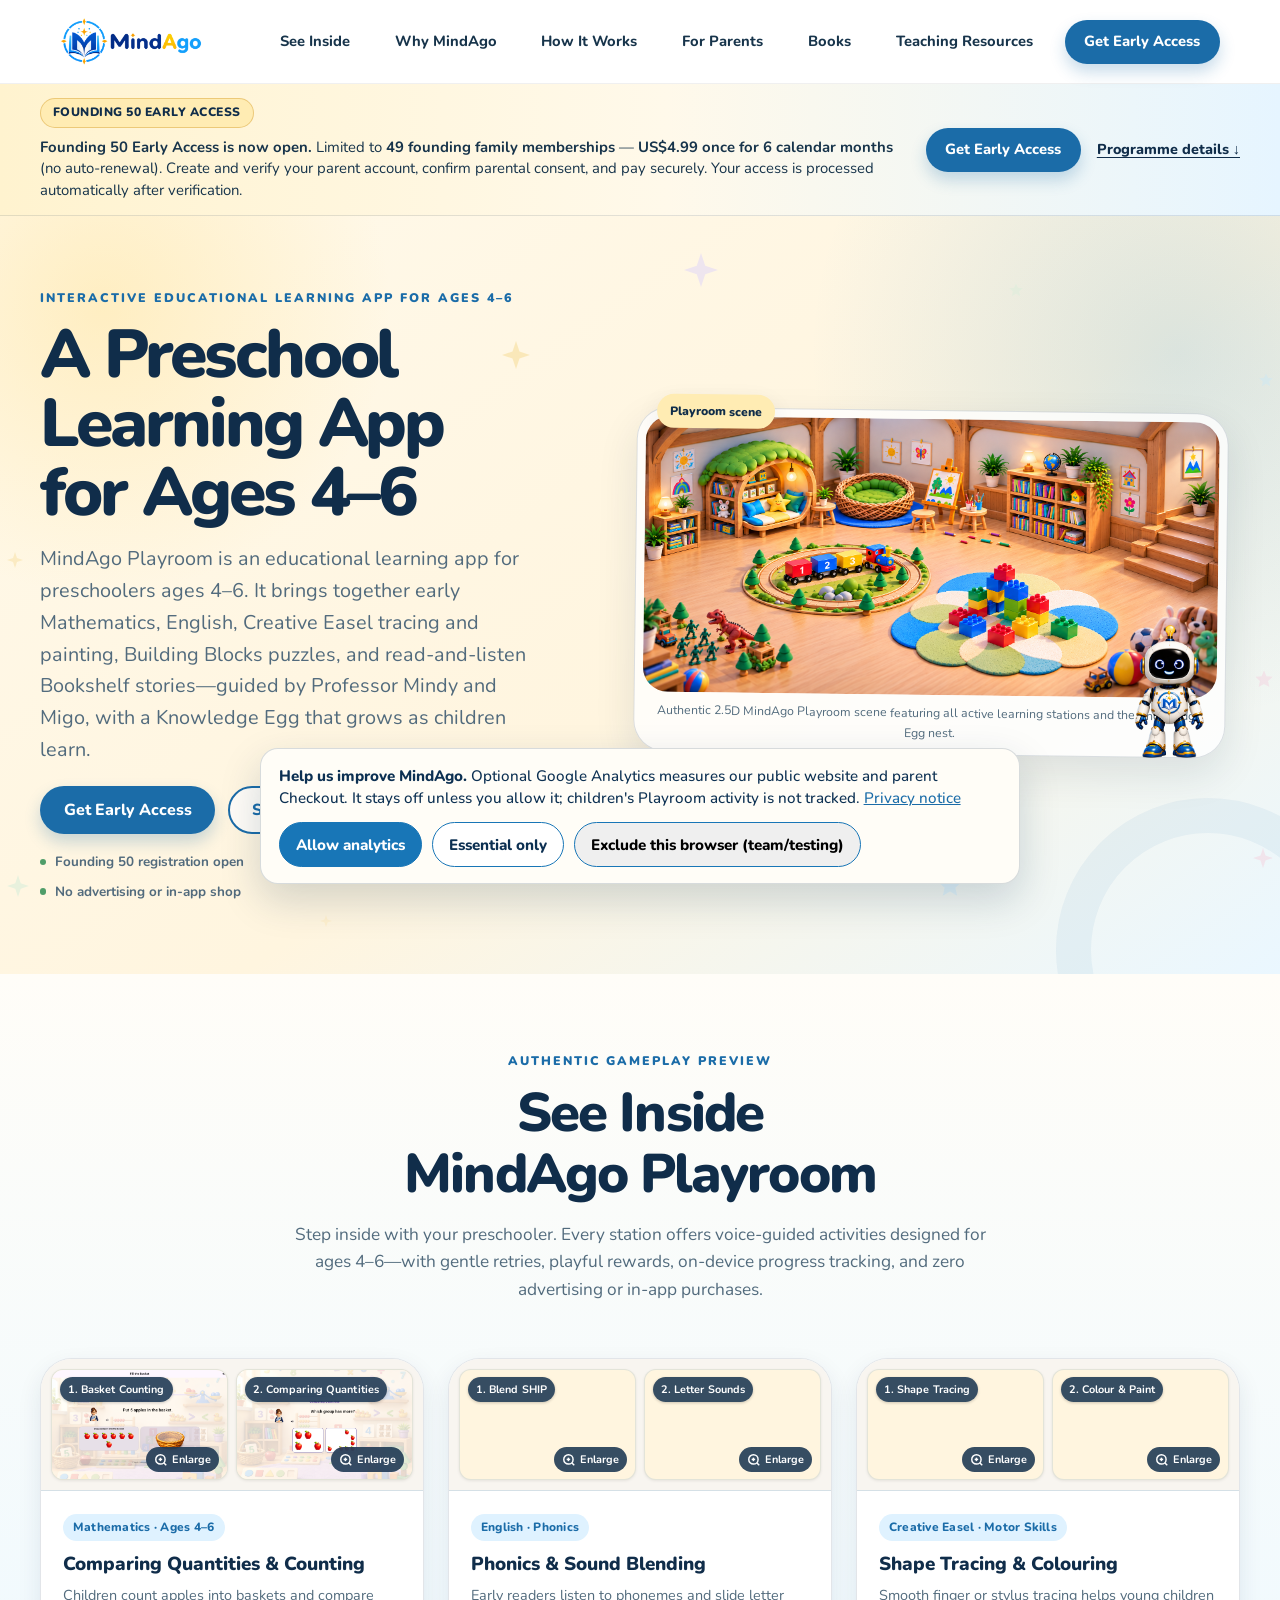
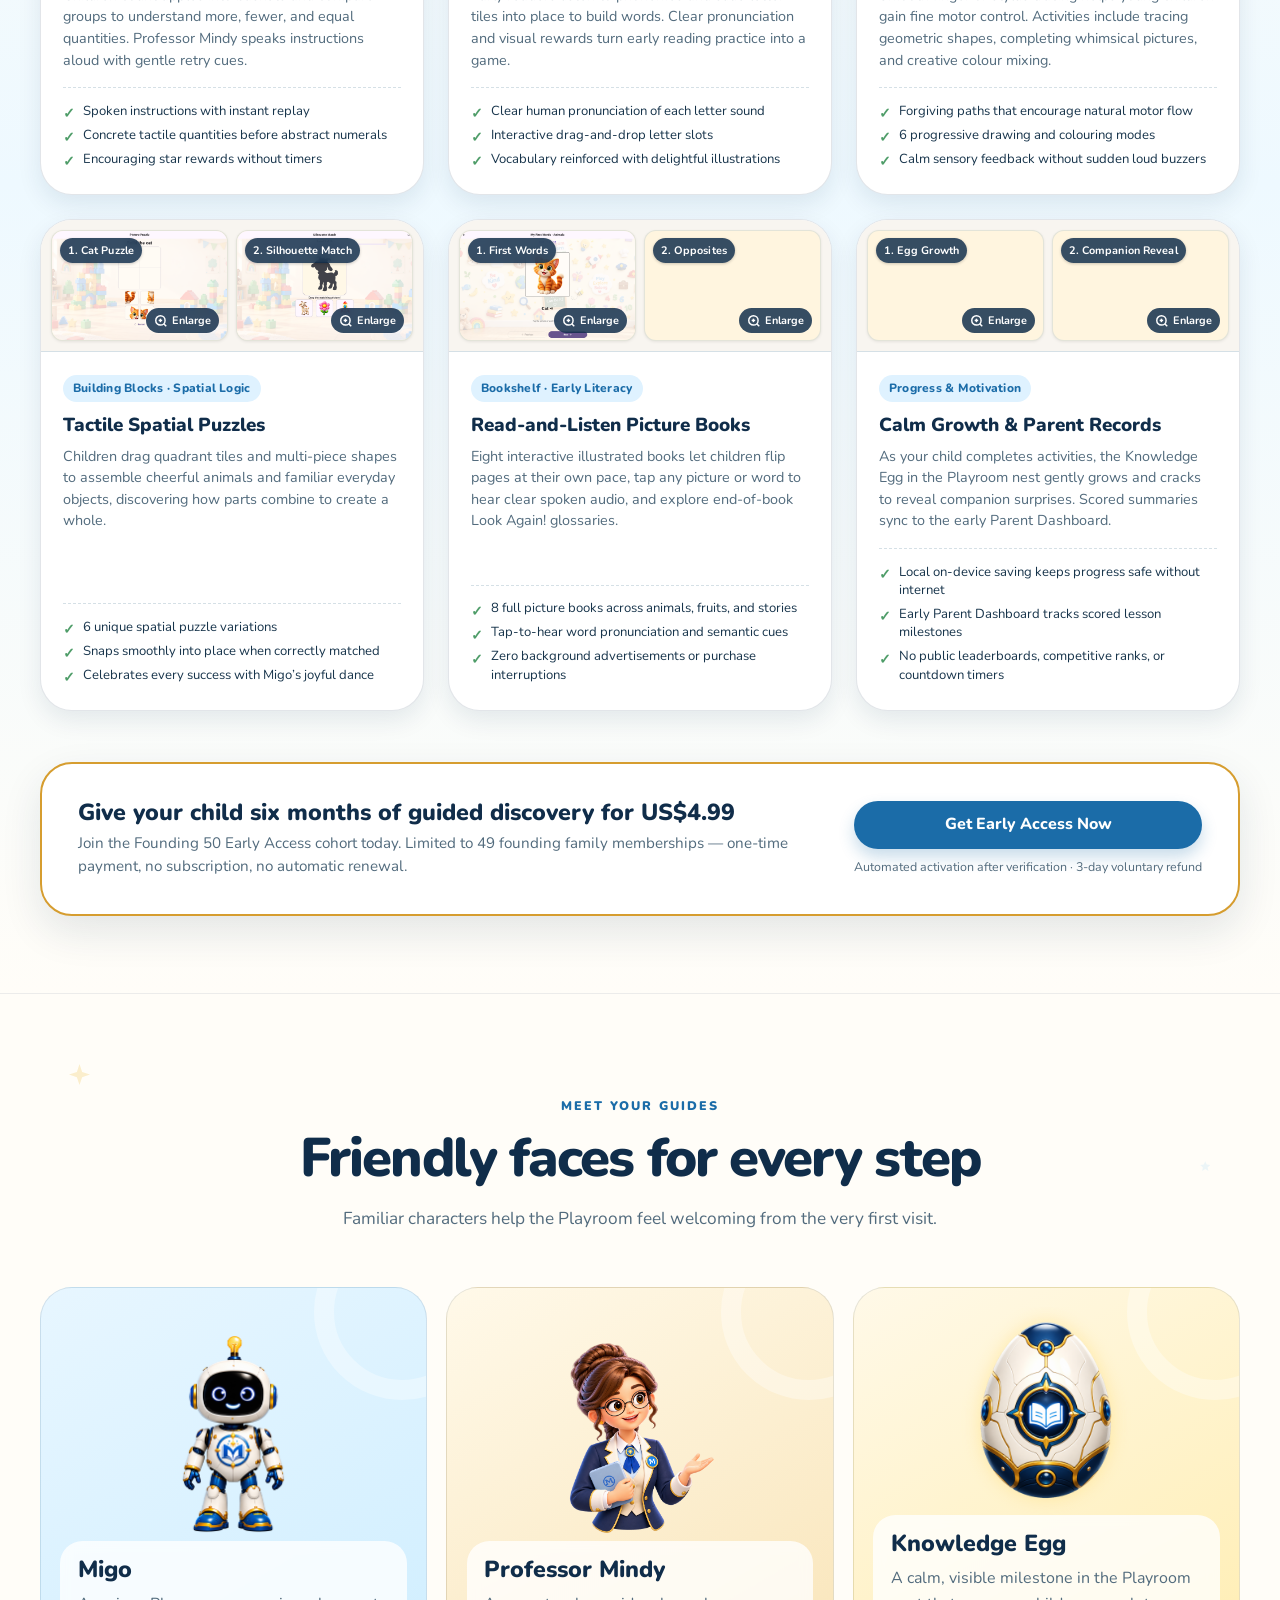
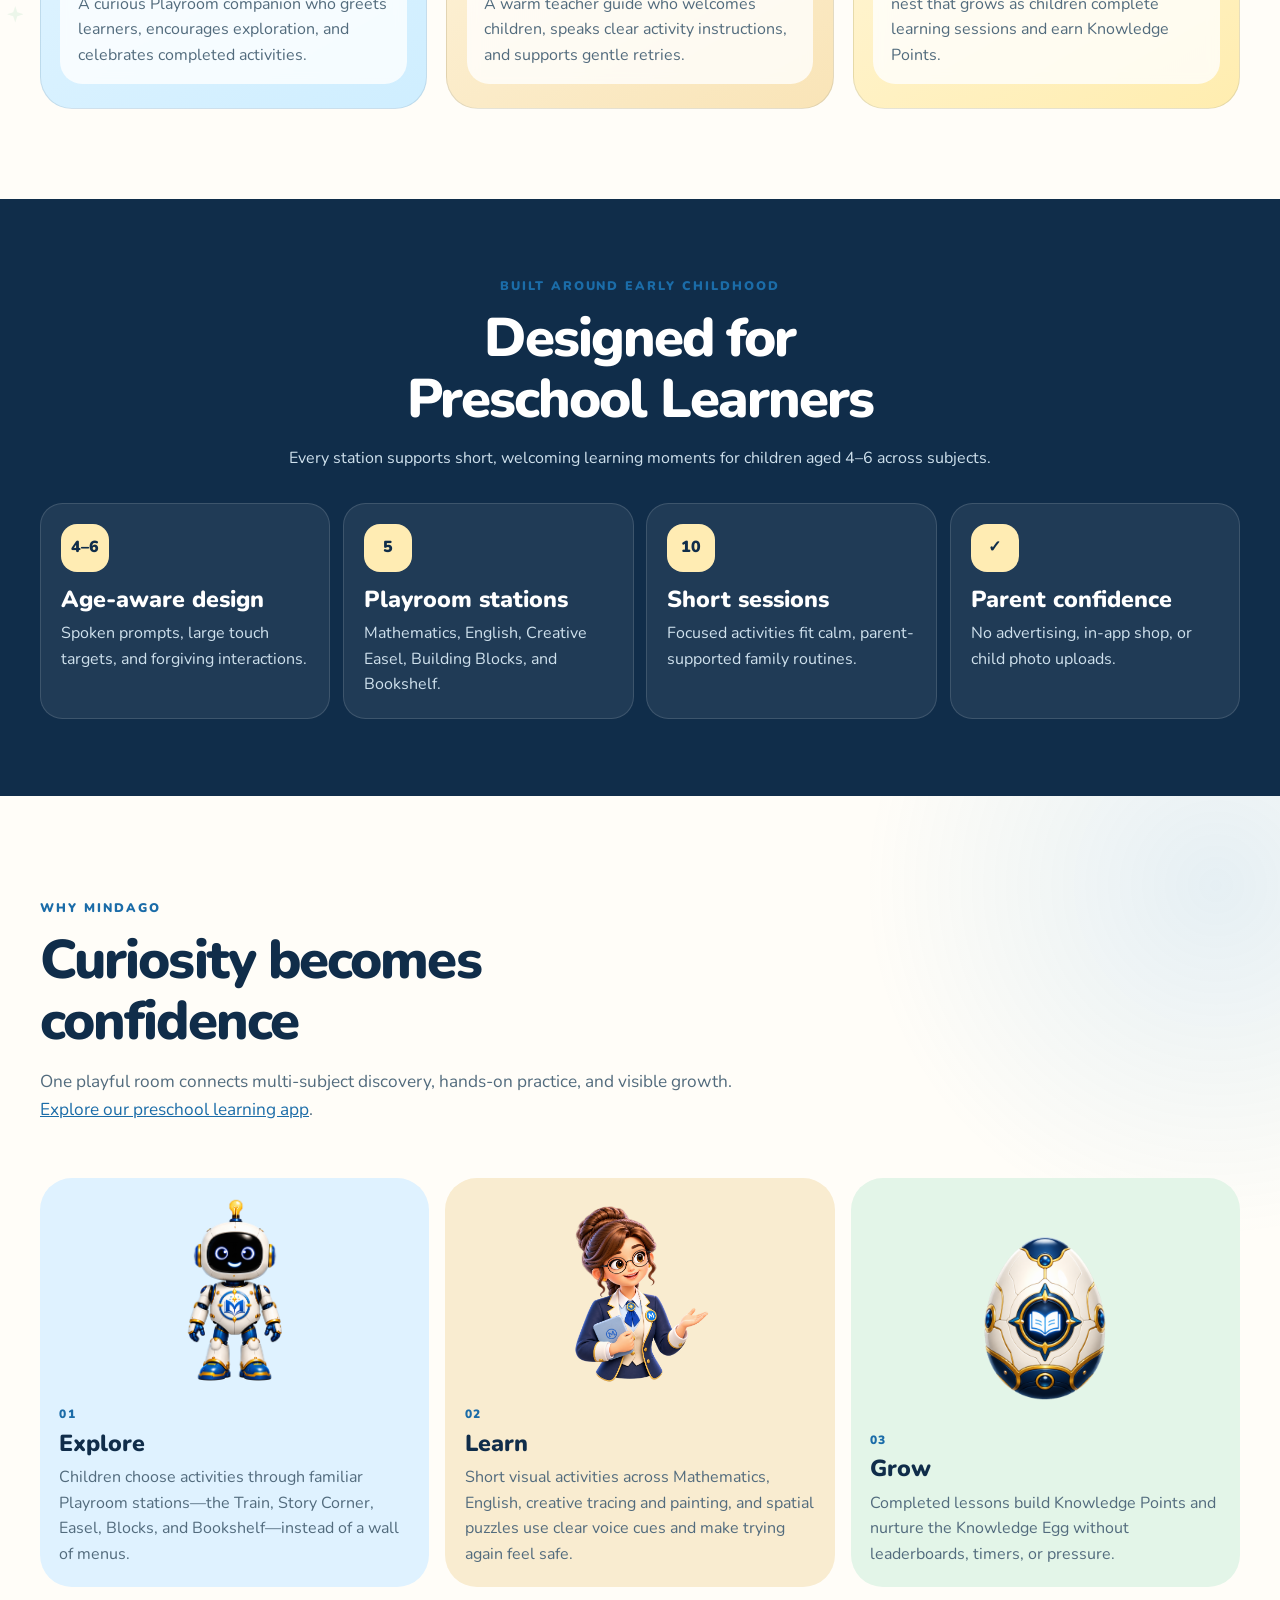
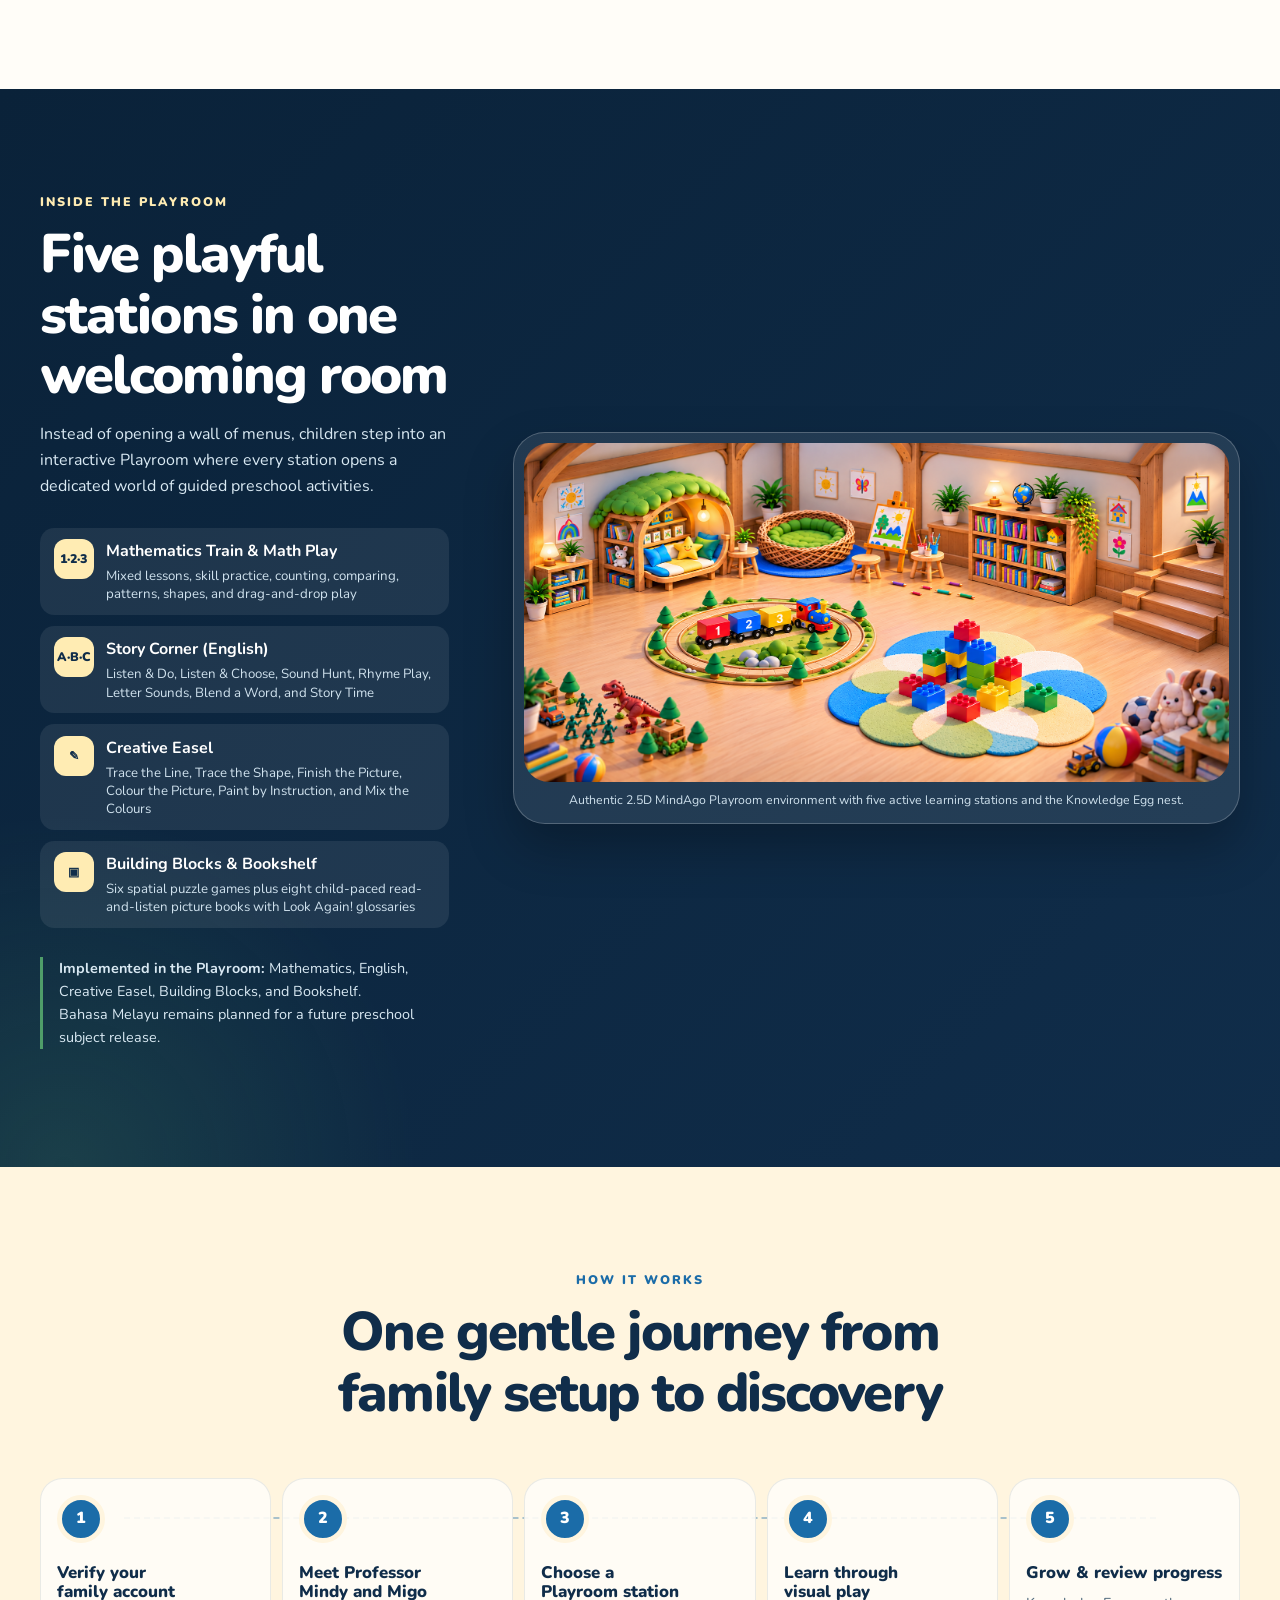
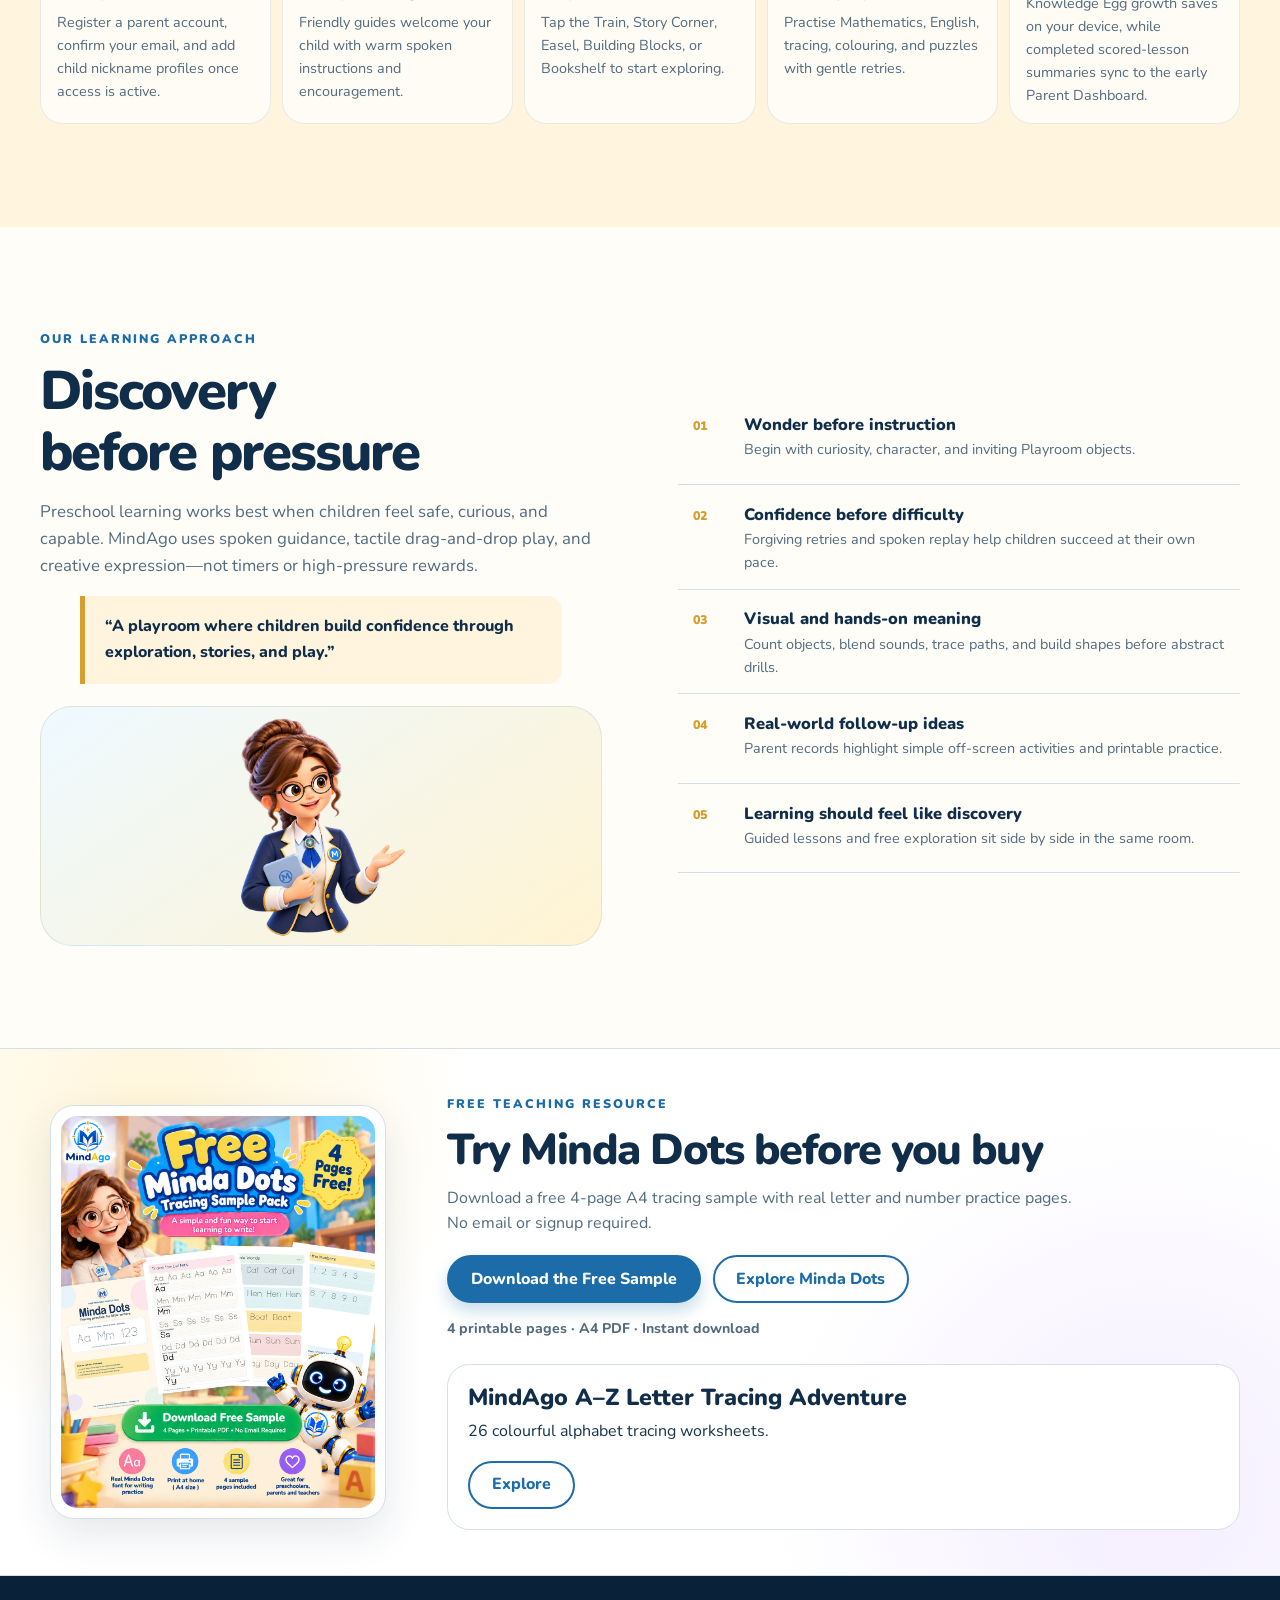
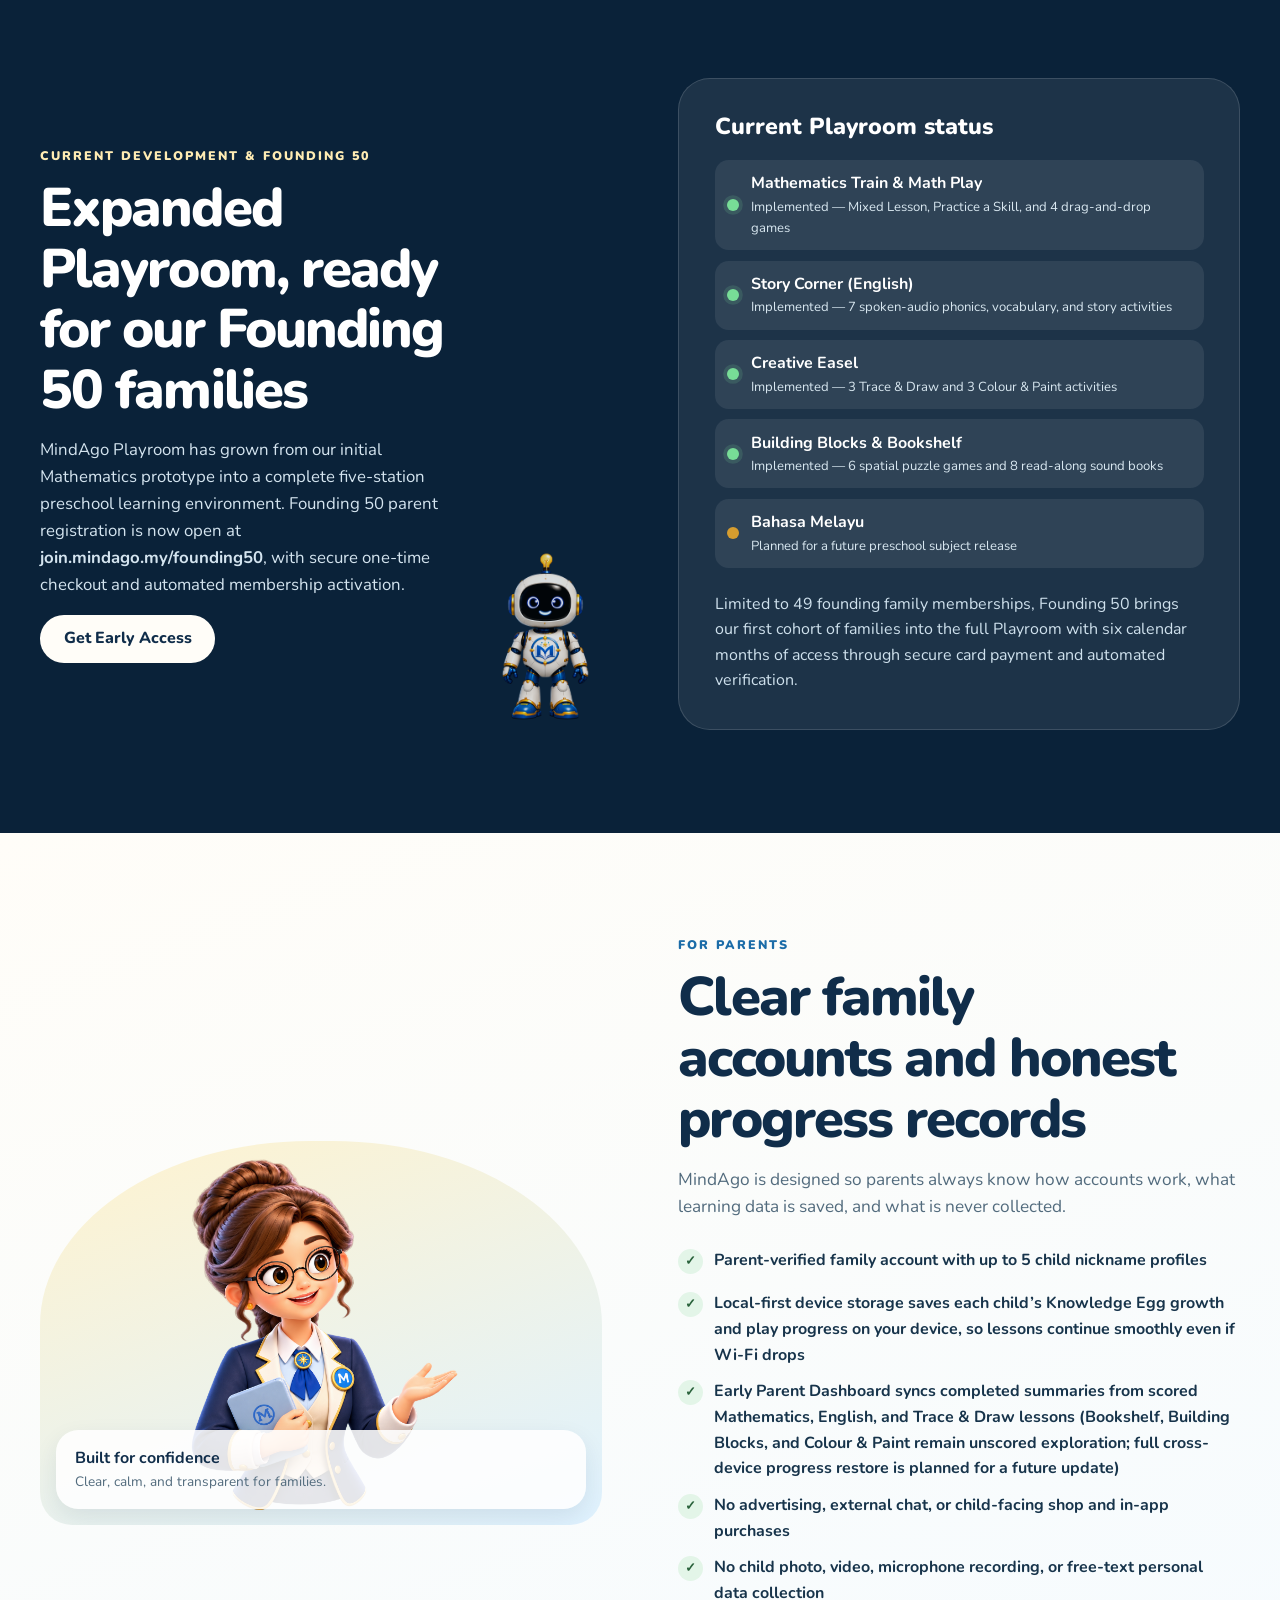
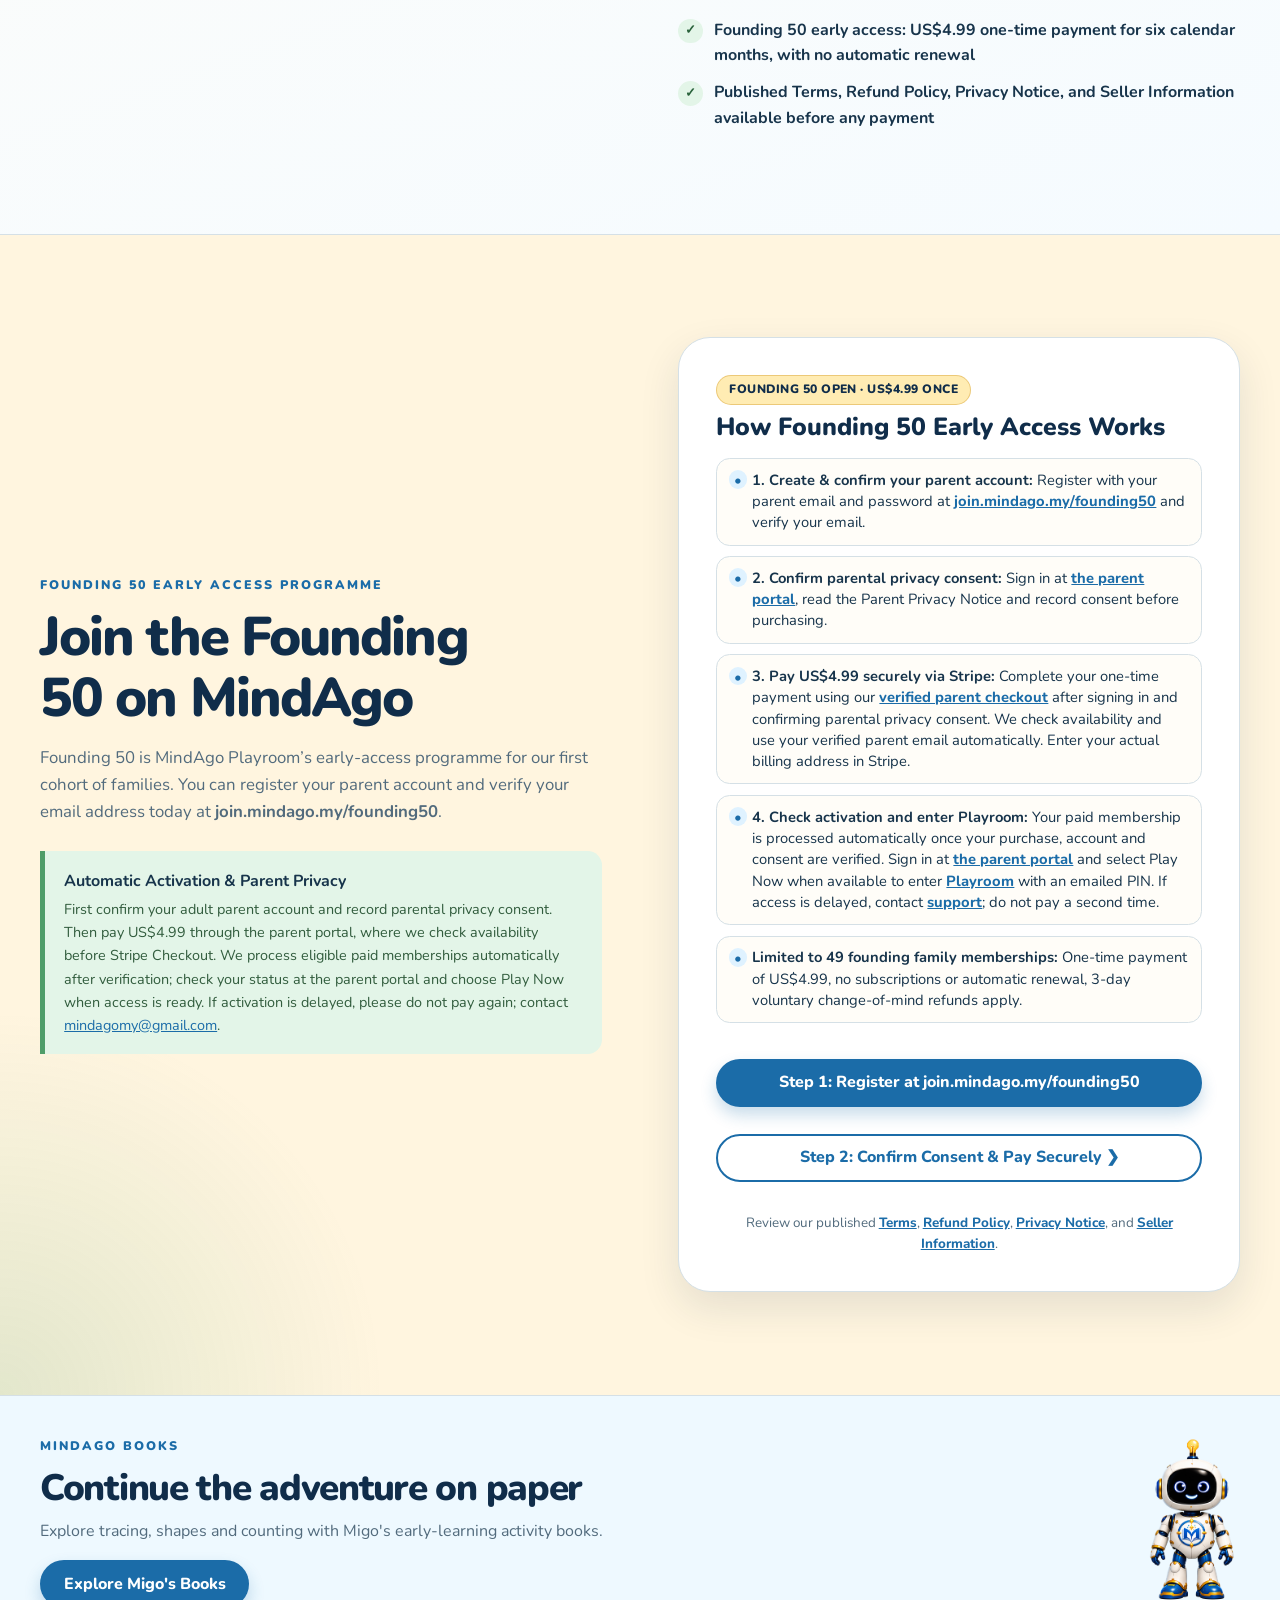
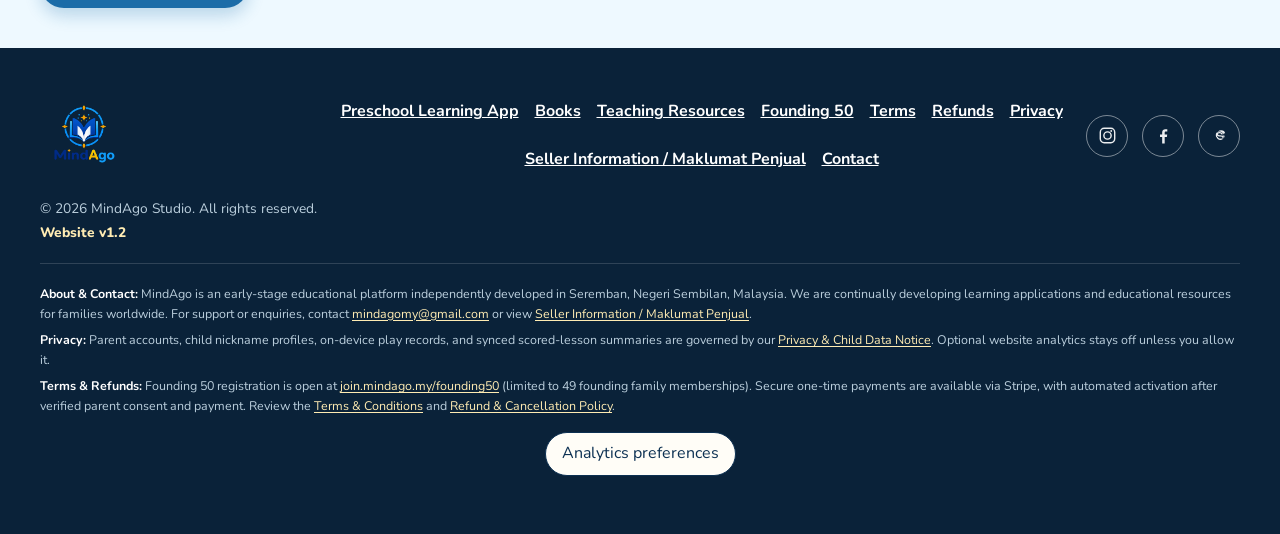
<file: index.html>
<!doctype html>
<html lang="en">
  <head>
    <meta charset="utf-8">
    <meta name="viewport" content="width=device-width, initial-scale=1">
    <meta name="theme-color" content="#fff5df">
    <meta name="color-scheme" content="light">
    <meta name="robots" content="index, follow">
    <meta
      name="description"
      content="MindAgo Playroom is a preschool educational learning app for ages 4–6 with early maths, English phonics, tracing, read-along stories and spatial puzzles."
    >

    <title>Preschool Learning App for Ages 4–6 | MindAgo Playroom</title>
    <link rel="canonical" href="https://mindago.my/">
    <link rel="icon" href="assets/branding/mindago_emblem.png?v=20260922c" type="image/png">
    <link rel="stylesheet" href="styles.css?v=20261110b">

    <meta property="og:type" content="website">
    <meta property="og:site_name" content="MindAgo">
    <meta property="og:locale" content="en_MY">
    <meta property="og:url" content="https://mindago.my/">
    <meta property="og:title" content="MindAgo Playroom | Preschool Educational Learning App for Ages 4–6">
    <meta
      property="og:description"
      content="Discover MindAgo Playroom, a play-based educational learning app for preschoolers aged 4–6 with maths, phonics, tracing, spatial puzzles and stories."
    >
    <meta property="og:image" content="https://mindago.my/assets/screenshots/playroom_25d_revamped.png">
    <meta property="og:image:width" content="1810">
    <meta property="og:image:height" content="869">
    <meta property="og:image:alt" content="MindAgo 2.5D Playroom scene showing the Mathematics Train, Building Blocks rug, Creative Easel, Bookshelf, Treehouse reading nook, and Knowledge Egg nest">
    <meta name="twitter:card" content="summary_large_image">
    <meta name="twitter:title" content="MindAgo Playroom | Preschool Mathematics, English &amp; Creative Learning">
    <meta
      name="twitter:description"
      content="An educational preschool learning app for ages 4–6 with early maths, English phonics, tracing, spatial puzzles and read-along stories."
    >
    <meta name="twitter:image" content="https://mindago.my/assets/screenshots/playroom_25d_revamped.png">

    <script type="application/ld+json">
      {
        "@context": "https://schema.org",
        "@type": "SoftwareApplication",
        "@id": "https://mindago.my/#mindago-playroom-app",
        "name": "MindAgo Playroom",
        "url": "https://mindago.my/",
        "description": "MindAgo Playroom is an interactive preschool educational learning app for children aged 4 to 6 featuring Mathematics, English phonics, creative tracing, spatial puzzles and read-and-listen picture books.",
        "applicationCategory": "EducationalApplication",
        "applicationSubCategory": "Preschool Mathematics, English, and Creative Learning",
        "operatingSystem": "Web browser",
        "softwareVersion": "Founding 50 Early Access",
        "inLanguage": "en",
        "isAccessibleForFree": false,
        "offers": {
          "@type": "Offer",
          "price": "4.99",
          "priceCurrency": "USD",
          "url": "https://join.mindago.my/founding50",
          "description": "Founding 50 early access: one-time US$4.99 payment for six calendar months, no automatic renewal, and automated access after verified payment and parental consent"
        },
        "audience": {
          "@type": "EducationalAudience",
          "educationalRole": "student",
          "suggestedMinAge": 4,
          "suggestedMaxAge": 6
        },
        "publisher": {
          "@type": "Organization",
          "name": "MindAgo Studio",
          "url": "https://mindago.my/",
          "sameAs": [
            "https://www.instagram.com/mindago.my/",
            "https://www.facebook.com/122094181443495933",
            "https://www.threads.com/@mindago.my"
          ]
        }
      }
    </script>
    <script src="script.js?v=20261110b" defer></script>
    <script src="/analytics.js?v=20261125a" defer></script>
    <link rel="stylesheet" href="/typography.css?v=20260928a">
    <link rel="stylesheet" href="/header.css?v=20261125a">
    <link rel="stylesheet" href="/motion.css?v=20260928c">
    <script src="/motion.js?v=20260928c" defer></script>
  </head>

  <body>
    <a class="skip-link" href="#main-content">Skip to main content</a>

    <header class="site-header" data-site-header>
      <div class="site-header__inner">
        <a class="site-brand" href="/" aria-label="MindAgo home"><img src="/assets/branding/mindago_logo_horizontal.png" width="7926" height="2670" alt="MindAgo"></a>

        <button
          class="nav-toggle"
          type="button"
          aria-expanded="false"
          aria-controls="primary-navigation"
          data-nav-toggle
        >
          <span class="nav-toggle-label">Menu</span>
          <span class="nav-toggle-icon" aria-hidden="true"></span>
        </button>

        <nav class="site-nav" id="primary-navigation" aria-label="Primary navigation" data-navigation>
          <a href="#see-inside">See Inside</a>
          <a href="#why-mindago">Why MindAgo</a>
          <a href="#how-it-works">How It Works</a>
          <a href="#for-parents">For Parents</a>
          <a href="/books/">Books</a>
          <a href="/teaching-resources/">Teaching Resources</a>
          <a class="button button-primary button-small" href="https://join.mindago.my/founding50">Get Early Access</a>
        </nav>
      </div>
    </header>

    <main id="main-content">
      <section class="founding50-banner" aria-labelledby="founding50-banner-title">
        <div class="container founding50-banner-inner">
          <div class="founding50-banner-copy">
            <span class="founding50-badge">Founding 50 Early Access</span>
            <p id="founding50-banner-title">
              <strong>Founding 50 Early Access is now open.</strong>
              Limited to <strong>49 founding family memberships</strong> — <strong>US$4.99 once for 6 calendar months</strong> (no auto-renewal). Create and verify your parent account, confirm parental consent, and pay securely. Your access is processed automatically after verification.
            </p>
          </div>
          <div class="founding50-banner-actions">
            <a class="button button-primary button-small" href="https://join.mindago.my/founding50">Get Early Access</a>
            <a class="founding50-banner-link" href="#join-alpha">Programme details ↓</a>
          </div>
        </div>
      </section>

      <section class="hero" id="top" aria-labelledby="hero-title">
        <div class="container hero-grid">
          <div class="hero-copy" data-reveal>
            <p class="eyebrow">Interactive educational learning app for ages 4–6</p>
            <h1 id="hero-title">A Preschool Learning App for Ages 4–6</h1>
            <p class="hero-summary">
              MindAgo Playroom is an educational learning app for preschoolers ages 4–6. It brings together early Mathematics, English, Creative Easel tracing and
              painting, Building Blocks puzzles, and read-and-listen Bookshelf stories—guided by
              Professor Mindy and Migo, with a Knowledge Egg that grows as children learn.
            </p>
            <div class="button-group" aria-label="Explore MindAgo">
              <a class="button button-primary" href="https://join.mindago.my/founding50">Get Early Access</a>
              <a class="button button-secondary" href="#see-inside">See Inside the Playroom</a>
            </div>
            <p class="hero-note">
              <span>Founding 50 registration open</span><span>5 interactive learning stations</span><span>No advertising or in-app shop</span>
            </p>
          </div>

          <div class="hero-art" data-reveal>
            <figure class="product-preview">
              <div class="preview-badge">Playroom scene</div>
              <img
                class="playroom-image hero-playroom-image"
                src="assets/screenshots/playroom_25d_revamped.png?v=20261110b"
                width="1810"
                height="869"
                alt="MindAgo 2.5D Playroom scene showing the Mathematics Train, Building Blocks rug, Creative Easel, Bookshelf, Treehouse reading nook, and Knowledge Egg nest"
                fetchpriority="high"
                decoding="async"
              >
              <figcaption>Authentic 2.5D MindAgo Playroom scene featuring all active learning stations and the Knowledge Egg nest.</figcaption>
            </figure>
            <img
              class="hero-migo floating-migo"
              src="assets/characters/migo_default_1024.png?v=20260922c"
              width="941"
              height="1672"
              alt=""
              aria-hidden="true"
              decoding="async"
            >
          </div>
        </div>
      </section>

            <section class="section gameplay-showcase-section" id="see-inside" aria-labelledby="see-inside-title">
        <div class="container">
          <div class="section-heading centered-heading" data-reveal>
            <p class="eyebrow">Authentic gameplay preview</p>
            <h2 id="see-inside-title">See Inside MindAgo Playroom</h2>
            <p class="section-summary">
              Step inside with your preschooler. Every station offers voice-guided activities designed for ages 4–6—with gentle retries, playful rewards, on-device progress tracking, and zero advertising or in-app purchases.
            </p>
          </div>

          <div class="gameplay-carousel-wrapper" data-reveal>
            <div class="gameplay-carousel-controls" aria-label="Gallery controls">
              <button type="button" class="carousel-btn carousel-btn-prev" aria-label="Previous activity" data-carousel-prev>
                <svg width="20" height="20" viewBox="0 0 24 24" fill="none" stroke="currentColor" stroke-width="2.5" stroke-linecap="round" stroke-linejoin="round" aria-hidden="true"><polyline points="15 18 9 12 15 6"></polyline></svg>
              </button>
              <nav class="carousel-indicators" aria-label="Activity slides pagination" data-carousel-dots>
                <button type="button" aria-current="true" aria-label="Go to slide 1: Mathematics" class="carousel-dot is-active" data-slide-index="0"></button>
                <button type="button" aria-current="false" aria-label="Go to slide 2: English" class="carousel-dot" data-slide-index="1"></button>
                <button type="button" aria-current="false" aria-label="Go to slide 3: Creative Easel" class="carousel-dot" data-slide-index="2"></button>
                <button type="button" aria-current="false" aria-label="Go to slide 4: Building Blocks" class="carousel-dot" data-slide-index="3"></button>
                <button type="button" aria-current="false" aria-label="Go to slide 5: Bookshelf" class="carousel-dot" data-slide-index="4"></button>
                <button type="button" aria-current="false" aria-label="Go to slide 6: Knowledge Egg" class="carousel-dot" data-slide-index="5"></button>
              </nav>
              <button type="button" class="carousel-btn carousel-btn-next" aria-label="Next activity" data-carousel-next>
                <svg width="20" height="20" viewBox="0 0 24 24" fill="none" stroke="currentColor" stroke-width="2.5" stroke-linecap="round" stroke-linejoin="round" aria-hidden="true"><polyline points="9 18 15 12 9 6"></polyline></svg>
              </button>
            </div>

            <div class="gameplay-grid" data-carousel-track tabindex="0" aria-label="MindAgo Playroom activities gallery">
              <!-- Item 1: Mathematics -->
              <article class="gameplay-card" data-slide="0">
                <div class="gameplay-card-media gameplay-dual-media" data-dual-preview>
                  <div class="gameplay-dual-switcher" role="tablist" aria-label="Mathematics activity previews">
                    <button type="button" class="gameplay-dual-tab is-active" role="tab" aria-selected="true" aria-controls="math-preview-1" id="math-tab-1" data-preview-target="0" tabindex="0">
                      <span class="gameplay-dual-tab-dot" aria-hidden="true"></span>
                      Sample 1: Basket Counting
                    </button>
                    <button type="button" class="gameplay-dual-tab" role="tab" aria-selected="false" aria-controls="math-preview-2" id="math-tab-2" data-preview-target="1" tabindex="-1">
                      <span class="gameplay-dual-tab-dot" aria-hidden="true"></span>
                      Sample 2: Comparing
                    </button>
                  </div>
                  <div class="gameplay-dual-frames">
                    <div class="gameplay-preview-frame is-active" role="tabpanel" id="math-preview-1" aria-labelledby="math-tab-1" data-preview-index="0">
                      <button type="button" class="gameplay-zoom-btn" aria-label="Enlarge Mathematics Basket Counting screenshot" data-zoom-src="assets/screenshots/playroom_math_basket.png" data-zoom-title="Mathematics · Put 5 Apples in the Basket" data-zoom-benefit="Children develop concrete one-to-one correspondence and counting skills by dragging realistic apples into a woven basket with voice guidance and real-time validation.">
                        <img
                          src="assets/screenshots/playroom_math_basket.png"
                          alt="MindAgo Fill the Basket mathematics activity asking to put 5 apples in the basket with Professor Mindy"
                          width="1280"
                          height="800"
                          loading="lazy"
                          decoding="async"
                        >
                        <span class="gameplay-preview-pill" aria-hidden="true">1. Basket Counting</span>
                        <span class="gameplay-zoom-hint" aria-hidden="true">
                          <svg width="14" height="14" viewBox="0 0 24 24" fill="none" stroke="currentColor" stroke-width="2.5" aria-hidden="true"><circle cx="11" cy="11" r="8"></circle><line x1="21" y1="21" x2="16.65" y2="16.65"></line><line x1="11" y1="8" x2="11" y2="14"></line><line x1="8" y1="11" x2="14" y2="11"></line></svg>
                          Enlarge
                        </span>
                      </button>
                    </div>
                    <div class="gameplay-preview-frame" role="tabpanel" id="math-preview-2" aria-labelledby="math-tab-2" data-preview-index="1">
                      <button type="button" class="gameplay-zoom-btn" aria-label="Enlarge Mathematics Comparing Quantities screenshot" data-zoom-src="assets/screenshots/playroom_math_compare.png" data-zoom-title="Mathematics · Comparing Quantities" data-zoom-benefit="Children build early number sense by visually comparing concrete objects (such as apples and train cargo) with clear spoken prompts and zero timer stress.">
                        <img
                          src="assets/screenshots/playroom_math_compare.png"
                          alt="MindAgo Mathematics Comparing Quantities activity showing apple group comparison and Professor Mindy guidance"
                          width="1280"
                          height="800"
                          loading="lazy"
                          decoding="async"
                        >
                        <span class="gameplay-preview-pill" aria-hidden="true">2. Comparing Quantities</span>
                        <span class="gameplay-zoom-hint" aria-hidden="true">
                          <svg width="14" height="14" viewBox="0 0 24 24" fill="none" stroke="currentColor" stroke-width="2.5" aria-hidden="true"><circle cx="11" cy="11" r="8"></circle><line x1="21" y1="21" x2="16.65" y2="16.65"></line><line x1="11" y1="8" x2="11" y2="14"></line><line x1="8" y1="11" x2="14" y2="11"></line></svg>
                          Enlarge
                        </span>
                      </button>
                    </div>
                  </div>
                </div>
                <div class="gameplay-card-content">
                  <div class="gameplay-card-tag">Mathematics · Ages 4–6</div>
                  <h3 class="gameplay-card-title">Comparing Quantities &amp; Counting</h3>
                  <p class="gameplay-card-desc">Children count apples into baskets and compare groups to understand more, fewer, and equal quantities. Professor Mindy speaks instructions aloud with gentle retry cues.</p>
                  <ul class="gameplay-card-features">
                    <li>Spoken instructions with instant replay</li>
                    <li>Concrete tactile quantities before abstract numerals</li>
                    <li>Encouraging star rewards without timers</li>
                  </ul>
                </div>
              </article>

              <!-- Item 2: English Phonics -->
              <article class="gameplay-card" data-slide="1">
                <div class="gameplay-card-media gameplay-dual-media" data-dual-preview>
                  <div class="gameplay-dual-switcher" role="tablist" aria-label="English Phonics activity previews">
                    <button type="button" class="gameplay-dual-tab is-active" role="tab" aria-selected="true" aria-controls="english-preview-1" id="english-tab-1" data-preview-target="0" tabindex="0">
                      <span class="gameplay-dual-tab-dot" aria-hidden="true"></span>
                      Sample 1: Blend SHIP
                    </button>
                    <button type="button" class="gameplay-dual-tab" role="tab" aria-selected="false" aria-controls="english-preview-2" id="english-tab-2" data-preview-target="1" tabindex="-1">
                      <span class="gameplay-dual-tab-dot" aria-hidden="true"></span>
                      Sample 2: Letter Sounds
                    </button>
                  </div>
                  <div class="gameplay-dual-frames">
                    <div class="gameplay-preview-frame is-active" role="tabpanel" id="english-preview-1" aria-labelledby="english-tab-1" data-preview-index="0">
                      <button type="button" class="gameplay-zoom-btn" aria-label="Enlarge English Blend a Word SHIP screenshot" data-zoom-src="assets/screenshots/playroom_english_ship.png" data-zoom-title="Story Corner · Blend a Word (SHIP)" data-zoom-benefit="Preschoolers connect digraphs and individual letter sounds (SH, I, P) to form complete words, supported by voice narration and picture clues for confident early reading.">
                        <img
                          src="assets/screenshots/playroom_english_ship.png"
                          alt="MindAgo English Blend a Word activity showing a colorful ship illustration, letter tiles I, SH, P, and Professor Mindy"
                          width="1280"
                          height="800"
                          loading="lazy"
                          decoding="async"
                        >
                        <span class="gameplay-preview-pill" aria-hidden="true">1. Blend SHIP</span>
                        <span class="gameplay-zoom-hint" aria-hidden="true">
                          <svg width="14" height="14" viewBox="0 0 24 24" fill="none" stroke="currentColor" stroke-width="2.5" aria-hidden="true"><circle cx="11" cy="11" r="8"></circle><line x1="21" y1="21" x2="16.65" y2="16.65"></line><line x1="11" y1="8" x2="11" y2="14"></line><line x1="8" y1="11" x2="14" y2="11"></line></svg>
                          Enlarge
                        </span>
                      </button>
                    </div>
                    <div class="gameplay-preview-frame" role="tabpanel" id="english-preview-2" aria-labelledby="english-tab-2" data-preview-index="1">
                      <button type="button" class="gameplay-zoom-btn" aria-label="Enlarge English Letter Sounds screenshot" data-zoom-src="assets/screenshots/playroom_english_phonics.png" data-zoom-title="Story Corner · Which Letter Makes This Sound?" data-zoom-benefit="Children develop auditory phonemic awareness by hearing spoken letter sounds and identifying the matching grapheme card without pressure.">
                        <img
                          src="assets/screenshots/playroom_english_phonics.png"
                          alt="MindAgo English Letter Sounds activity showing phonics listening question with letter choice cards and Professor Mindy"
                          width="1280"
                          height="800"
                          loading="lazy"
                          decoding="async"
                        >
                        <span class="gameplay-preview-pill" aria-hidden="true">2. Letter Sounds</span>
                        <span class="gameplay-zoom-hint" aria-hidden="true">
                          <svg width="14" height="14" viewBox="0 0 24 24" fill="none" stroke="currentColor" stroke-width="2.5" aria-hidden="true"><circle cx="11" cy="11" r="8"></circle><line x1="21" y1="21" x2="16.65" y2="16.65"></line><line x1="11" y1="8" x2="11" y2="14"></line><line x1="8" y1="11" x2="14" y2="11"></line></svg>
                          Enlarge
                        </span>
                      </button>
                    </div>
                  </div>
                </div>
                <div class="gameplay-card-content">
                  <div class="gameplay-card-tag">English · Phonics</div>
                  <h3 class="gameplay-card-title">Phonics &amp; Sound Blending</h3>
                  <p class="gameplay-card-desc">Early readers listen to phonemes and slide letter tiles into place to build words. Clear pronunciation and visual rewards turn early reading practice into a game.</p>
                  <ul class="gameplay-card-features">
                    <li>Clear human pronunciation of each letter sound</li>
                    <li>Interactive drag-and-drop letter slots</li>
                    <li>Vocabulary reinforced with delightful illustrations</li>
                  </ul>
                </div>
              </article>

              <!-- Item 3: Creative Easel -->
              <article class="gameplay-card" data-slide="2">
                <div class="gameplay-card-media gameplay-dual-media" data-dual-preview>
                  <div class="gameplay-dual-switcher" role="tablist" aria-label="Creative Easel activity previews">
                    <button type="button" class="gameplay-dual-tab is-active" role="tab" aria-selected="true" aria-controls="easel-preview-1" id="easel-tab-1" data-preview-target="0" tabindex="0">
                      <span class="gameplay-dual-tab-dot" aria-hidden="true"></span>
                      Sample 1: Shape Tracing
                    </button>
                    <button type="button" class="gameplay-dual-tab" role="tab" aria-selected="false" aria-controls="easel-preview-2" id="easel-tab-2" data-preview-target="1" tabindex="-1">
                      <span class="gameplay-dual-tab-dot" aria-hidden="true"></span>
                      Sample 2: Colour &amp; Paint
                    </button>
                  </div>
                  <div class="gameplay-dual-frames">
                    <div class="gameplay-preview-frame is-active" role="tabpanel" id="easel-preview-1" aria-labelledby="easel-tab-1" data-preview-index="0">
                      <button type="button" class="gameplay-zoom-btn" aria-label="Enlarge Creative Easel Shape Tracing screenshot" data-zoom-src="assets/screenshots/playroom_easel_trace.png" data-zoom-title="Creative Easel · Shape Tracing" data-zoom-benefit="Gentle tracing paths with glowing guide points train pencil grip, hand-eye coordination, and pre-writing confidence on touchscreens.">
                        <img
                          src="assets/screenshots/playroom_easel_trace.png"
                          alt="MindAgo Creative Easel Trace the Shape activity showing circle tracing canvas and glowing guide"
                          width="1280"
                          height="800"
                          loading="lazy"
                          decoding="async"
                        >
                        <span class="gameplay-preview-pill" aria-hidden="true">1. Shape Tracing</span>
                        <span class="gameplay-zoom-hint" aria-hidden="true">
                          <svg width="14" height="14" viewBox="0 0 24 24" fill="none" stroke="currentColor" stroke-width="2.5" aria-hidden="true"><circle cx="11" cy="11" r="8"></circle><line x1="21" y1="21" x2="16.65" y2="16.65"></line><line x1="11" y1="8" x2="11" y2="14"></line><line x1="8" y1="11" x2="14" y2="11"></line></svg>
                          Enlarge
                        </span>
                      </button>
                    </div>
                    <div class="gameplay-preview-frame" role="tabpanel" id="easel-preview-2" aria-labelledby="easel-tab-2" data-preview-index="1">
                      <button type="button" class="gameplay-zoom-btn" aria-label="Enlarge Creative Easel Colour and Paint screenshot" data-zoom-src="assets/screenshots/playroom_easel_paint.png" data-zoom-title="Creative Easel · Colour &amp; Paint (Sailboat)" data-zoom-benefit="Open-ended digital colouring with tactile palettes and custom brush widths encourages creative expression, focus, and visual aesthetics.">
                        <img
                          src="assets/screenshots/playroom_easel_paint.png"
                          alt="MindAgo Creative Easel Colour &amp; Paint activity showing partially coloured sailboat with active paint palette and brush tools"
                          width="1280"
                          height="800"
                          loading="lazy"
                          decoding="async"
                        >
                        <span class="gameplay-preview-pill" aria-hidden="true">2. Colour &amp; Paint</span>
                        <span class="gameplay-zoom-hint" aria-hidden="true">
                          <svg width="14" height="14" viewBox="0 0 24 24" fill="none" stroke="currentColor" stroke-width="2.5" aria-hidden="true"><circle cx="11" cy="11" r="8"></circle><line x1="21" y1="21" x2="16.65" y2="16.65"></line><line x1="11" y1="8" x2="11" y2="14"></line><line x1="8" y1="11" x2="14" y2="11"></line></svg>
                          Enlarge
                        </span>
                      </button>
                    </div>
                  </div>
                </div>
                <div class="gameplay-card-content">
                  <div class="gameplay-card-tag">Creative Easel · Motor Skills</div>
                  <h3 class="gameplay-card-title">Shape Tracing &amp; Colouring</h3>
                  <p class="gameplay-card-desc">Smooth finger or stylus tracing helps young children gain fine motor control. Activities include tracing geometric shapes, completing whimsical pictures, and creative colour mixing.</p>
                  <ul class="gameplay-card-features">
                    <li>Forgiving paths that encourage natural motor flow</li>
                    <li>6 progressive drawing and colouring modes</li>
                    <li>Calm sensory feedback without sudden loud buzzers</li>
                  </ul>
                </div>
              </article>

              <!-- Item 4: Building Blocks -->
              <article class="gameplay-card" data-slide="3">
                <div class="gameplay-card-media gameplay-dual-media" data-dual-preview>
                  <div class="gameplay-dual-switcher" role="tablist" aria-label="Building Blocks activity previews">
                    <button type="button" class="gameplay-dual-tab is-active" role="tab" aria-selected="true" aria-controls="blocks-preview-1" id="blocks-tab-1" data-preview-target="0" tabindex="0">
                      <span class="gameplay-dual-tab-dot" aria-hidden="true"></span>
                      Sample 1: Cat Puzzle
                    </button>
                    <button type="button" class="gameplay-dual-tab" role="tab" aria-selected="false" aria-controls="blocks-preview-2" id="blocks-tab-2" data-preview-target="1" tabindex="-1">
                      <span class="gameplay-dual-tab-dot" aria-hidden="true"></span>
                      Sample 2: Silhouette Match
                    </button>
                  </div>
                  <div class="gameplay-dual-frames">
                    <div class="gameplay-preview-frame is-active" role="tabpanel" id="blocks-preview-1" aria-labelledby="blocks-tab-1" data-preview-index="0">
                      <button type="button" class="gameplay-zoom-btn" aria-label="Enlarge Building Blocks Picture Puzzle Cat screenshot" data-zoom-src="assets/screenshots/playroom_blocks_picture.png" data-zoom-title="Building Blocks · Picture Puzzle (Cat)" data-zoom-benefit="Spatial piece-fitting exercises develop shape orientation, spatial reasoning, and persistent problem solving in a warm playroom atmosphere.">
                        <img
                          src="assets/screenshots/playroom_blocks_picture.png"
                          alt="MindAgo Building Blocks Picture Puzzle activity showing cat puzzle pieces and block castle"
                          width="1280"
                          height="800"
                          loading="lazy"
                          decoding="async"
                        >
                        <span class="gameplay-preview-pill" aria-hidden="true">1. Cat Puzzle</span>
                        <span class="gameplay-zoom-hint" aria-hidden="true">
                          <svg width="14" height="14" viewBox="0 0 24 24" fill="none" stroke="currentColor" stroke-width="2.5" aria-hidden="true"><circle cx="11" cy="11" r="8"></circle><line x1="21" y1="21" x2="16.65" y2="16.65"></line><line x1="11" y1="8" x2="11" y2="14"></line><line x1="8" y1="11" x2="14" y2="11"></line></svg>
                          Enlarge
                        </span>
                      </button>
                    </div>
                    <div class="gameplay-preview-frame" role="tabpanel" id="blocks-preview-2" aria-labelledby="blocks-tab-2" data-preview-index="1">
                      <button type="button" class="gameplay-zoom-btn" aria-label="Enlarge Building Blocks Silhouette Match screenshot" data-zoom-src="assets/screenshots/playroom_blocks_spatial.png" data-zoom-title="Building Blocks · Silhouette Match" data-zoom-benefit="Shape discrimination challenges train children to recognize contours, outlines, and geometric silhouettes through tactile drag-and-drop matching.">
                        <img
                          src="assets/screenshots/playroom_blocks_spatial.png"
                          alt="MindAgo Building Blocks Silhouette Match activity showing animal shadow silhouette and draggable picture cards"
                          width="1280"
                          height="800"
                          loading="lazy"
                          decoding="async"
                        >
                        <span class="gameplay-preview-pill" aria-hidden="true">2. Silhouette Match</span>
                        <span class="gameplay-zoom-hint" aria-hidden="true">
                          <svg width="14" height="14" viewBox="0 0 24 24" fill="none" stroke="currentColor" stroke-width="2.5" aria-hidden="true"><circle cx="11" cy="11" r="8"></circle><line x1="21" y1="21" x2="16.65" y2="16.65"></line><line x1="11" y1="8" x2="11" y2="14"></line><line x1="8" y1="11" x2="14" y2="11"></line></svg>
                          Enlarge
                        </span>
                      </button>
                    </div>
                  </div>
                </div>
                <div class="gameplay-card-content">
                  <div class="gameplay-card-tag">Building Blocks · Spatial Logic</div>
                  <h3 class="gameplay-card-title">Tactile Spatial Puzzles</h3>
                  <p class="gameplay-card-desc">Children drag quadrant tiles and multi-piece shapes to assemble cheerful animals and familiar everyday objects, discovering how parts combine to create a whole.</p>
                  <ul class="gameplay-card-features">
                    <li>6 unique spatial puzzle variations</li>
                    <li>Snaps smoothly into place when correctly matched</li>
                    <li>Celebrates every success with Migo’s joyful dance</li>
                  </ul>
                </div>
              </article>

              <!-- Item 5: Bookshelf -->
              <article class="gameplay-card" data-slide="4">
                <div class="gameplay-card-media gameplay-dual-media" data-dual-preview>
                  <div class="gameplay-dual-switcher" role="tablist" aria-label="Bookshelf activity previews">
                    <button type="button" class="gameplay-dual-tab is-active" role="tab" aria-selected="true" aria-controls="bookshelf-preview-1" id="bookshelf-tab-1" data-preview-target="0" tabindex="0">
                      <span class="gameplay-dual-tab-dot" aria-hidden="true"></span>
                      Sample 1: First Words
                    </button>
                    <button type="button" class="gameplay-dual-tab" role="tab" aria-selected="false" aria-controls="bookshelf-preview-2" id="bookshelf-tab-2" data-preview-target="1" tabindex="-1">
                      <span class="gameplay-dual-tab-dot" aria-hidden="true"></span>
                      Sample 2: Opposites
                    </button>
                  </div>
                  <div class="gameplay-dual-frames">
                    <div class="gameplay-preview-frame is-active" role="tabpanel" id="bookshelf-preview-1" aria-labelledby="bookshelf-tab-1" data-preview-index="0">
                      <button type="button" class="gameplay-zoom-btn" aria-label="Enlarge Bookshelf First Words Animals screenshot" data-zoom-src="assets/screenshots/playroom_bookshelf_words.png" data-zoom-title="Bookshelf · First Words (Animals)" data-zoom-benefit="Child-paced vocabulary picture books foster word recognition, auditory comprehension, and a lifelong love of reading without distracting pop-ups.">
                        <img
                          src="assets/screenshots/playroom_bookshelf_words.png"
                          alt="MindAgo Bookshelf First Words Animals picture book page showing cat illustration and audio controls"
                          width="1280"
                          height="800"
                          loading="lazy"
                          decoding="async"
                        >
                        <span class="gameplay-preview-pill" aria-hidden="true">1. First Words</span>
                        <span class="gameplay-zoom-hint" aria-hidden="true">
                          <svg width="14" height="14" viewBox="0 0 24 24" fill="none" stroke="currentColor" stroke-width="2.5" aria-hidden="true"><circle cx="11" cy="11" r="8"></circle><line x1="21" y1="21" x2="16.65" y2="16.65"></line><line x1="11" y1="8" x2="11" y2="14"></line><line x1="8" y1="11" x2="14" y2="11"></line></svg>
                          Enlarge
                        </span>
                      </button>
                    </div>
                    <div class="gameplay-preview-frame" role="tabpanel" id="bookshelf-preview-2" aria-labelledby="bookshelf-tab-2" data-preview-index="1">
                      <button type="button" class="gameplay-zoom-btn" aria-label="Enlarge Bookshelf My Opposites interactive book screenshot" data-zoom-src="assets/screenshots/playroom_bookshelf_story.png" data-zoom-title="Bookshelf · Interactive Reader (My Opposites)" data-zoom-benefit="Paired concept picture books introduce comparative vocabulary, early language concepts, and auditory pronunciation in a calming, child-directed format.">
                        <img
                          src="assets/screenshots/playroom_bookshelf_story.png"
                          alt="MindAgo Bookshelf My Opposites interactive book page comparing Big and Small with illustrated concept cards and spoken pronunciation"
                          width="1280"
                          height="800"
                          loading="lazy"
                          decoding="async"
                        >
                        <span class="gameplay-preview-pill" aria-hidden="true">2. Opposites</span>
                        <span class="gameplay-zoom-hint" aria-hidden="true">
                          <svg width="14" height="14" viewBox="0 0 24 24" fill="none" stroke="currentColor" stroke-width="2.5" aria-hidden="true"><circle cx="11" cy="11" r="8"></circle><line x1="21" y1="21" x2="16.65" y2="16.65"></line><line x1="11" y1="8" x2="11" y2="14"></line><line x1="8" y1="11" x2="14" y2="11"></line></svg>
                          Enlarge
                        </span>
                      </button>
                    </div>
                  </div>
                </div>
                <div class="gameplay-card-content">
                  <div class="gameplay-card-tag">Bookshelf · Early Literacy</div>
                  <h3 class="gameplay-card-title">Read-and-Listen Picture Books</h3>
                  <p class="gameplay-card-desc">Eight interactive illustrated books let children flip pages at their own pace, tap any picture or word to hear clear spoken audio, and explore end-of-book Look Again! glossaries.</p>
                  <ul class="gameplay-card-features">
                    <li>8 full picture books across animals, fruits, and stories</li>
                    <li>Tap-to-hear word pronunciation and semantic cues</li>
                    <li>Zero background advertisements or purchase interruptions</li>
                  </ul>
                </div>
              </article>

              <!-- Item 6: Knowledge Egg -->
              <article class="gameplay-card" data-slide="5">
                <div class="gameplay-card-media gameplay-dual-media" data-dual-preview>
                  <div class="gameplay-dual-switcher" role="tablist" aria-label="Knowledge Egg activity previews">
                    <button type="button" class="gameplay-dual-tab is-active" role="tab" aria-selected="true" aria-controls="egg-preview-1" id="egg-tab-1" data-preview-target="0" tabindex="0">
                      <span class="gameplay-dual-tab-dot" aria-hidden="true"></span>
                      Sample 1: Egg Growth
                    </button>
                    <button type="button" class="gameplay-dual-tab" role="tab" aria-selected="false" aria-controls="egg-preview-2" id="egg-tab-2" data-preview-target="1" tabindex="-1">
                      <span class="gameplay-dual-tab-dot" aria-hidden="true"></span>
                      Sample 2: Companion Reveal
                    </button>
                  </div>
                  <div class="gameplay-dual-frames">
                    <div class="gameplay-preview-frame is-active" role="tabpanel" id="egg-preview-1" aria-labelledby="egg-tab-1" data-preview-index="0">
                      <button type="button" class="gameplay-zoom-btn" aria-label="Enlarge Knowledge Egg Companion Growth screenshot" data-zoom-src="assets/screenshots/playroom_egg_progress.png" data-zoom-title="Knowledge Egg · Companion Growth Progress" data-zoom-benefit="Replaces anxiety-inducing scoreboards with a visual, nurturing milestone that celebrates effort, curiosity, and completed learning sessions.">
                        <img
                          src="assets/screenshots/playroom_egg_progress.png"
                          alt="MindAgo Knowledge Egg progress screen showing cracking Nature Egg on pedestal with XP counter and Professor Mindy dialogue"
                          width="1280"
                          height="800"
                          loading="lazy"
                          decoding="async"
                        >
                        <span class="gameplay-preview-pill" aria-hidden="true">1. Egg Growth</span>
                        <span class="gameplay-zoom-hint" aria-hidden="true">
                          <svg width="14" height="14" viewBox="0 0 24 24" fill="none" stroke="currentColor" stroke-width="2.5" aria-hidden="true"><circle cx="11" cy="11" r="8"></circle><line x1="21" y1="21" x2="16.65" y2="16.65"></line><line x1="11" y1="8" x2="11" y2="14"></line><line x1="8" y1="11" x2="14" y2="11"></line></svg>
                          Enlarge
                        </span>
                      </button>
                    </div>
                    <div class="gameplay-preview-frame" role="tabpanel" id="egg-preview-2" aria-labelledby="egg-tab-2" data-preview-index="1">
                      <button type="button" class="gameplay-zoom-btn" aria-label="Enlarge Knowledge Egg Companion Reveal screenshot" data-zoom-src="assets/screenshots/playroom_egg_reward.png" data-zoom-title="Knowledge Egg · Companion Reveal Reward" data-zoom-benefit="Reaching learning milestones rewards children with an adorable companion character reveal, cultivating intrinsic motivation and pride in their learning journey.">
                        <img
                          src="assets/screenshots/playroom_egg_reward.png"
                          alt="MindAgo Knowledge Egg celebration screen showing hatched companion reward Nature Deer with joyful celebration"
                          width="1280"
                          height="800"
                          loading="lazy"
                          decoding="async"
                        >
                        <span class="gameplay-preview-pill" aria-hidden="true">2. Companion Reveal</span>
                        <span class="gameplay-zoom-hint" aria-hidden="true">
                          <svg width="14" height="14" viewBox="0 0 24 24" fill="none" stroke="currentColor" stroke-width="2.5" aria-hidden="true"><circle cx="11" cy="11" r="8"></circle><line x1="21" y1="21" x2="16.65" y2="16.65"></line><line x1="11" y1="8" x2="11" y2="14"></line><line x1="8" y1="11" x2="14" y2="11"></line></svg>
                          Enlarge
                        </span>
                      </button>
                    </div>
                  </div>
                </div>
                <div class="gameplay-card-content">
                  <div class="gameplay-card-tag">Progress &amp; Motivation</div>
                  <h3 class="gameplay-card-title">Calm Growth &amp; Parent Records</h3>
                  <p class="gameplay-card-desc">As your child completes activities, the Knowledge Egg in the Playroom nest gently grows and cracks to reveal companion surprises. Scored summaries sync to the early Parent Dashboard.</p>
                  <ul class="gameplay-card-features">
                    <li>Local on-device saving keeps progress safe without internet</li>
                    <li>Early Parent Dashboard tracks scored lesson milestones</li>
                    <li>No public leaderboards, competitive ranks, or countdown timers</li>
                  </ul>
                </div>
              </article>            </div>
          </div>

          <div class="gameplay-cta-box" data-reveal>
            <div class="gameplay-cta-content">
              <h3>Give your child six months of guided discovery for US$4.99</h3>
              <p>Join the Founding 50 Early Access cohort today. Limited to 49 founding family memberships — one-time payment, no subscription, no automatic renewal.</p>
            </div>
            <div class="gameplay-cta-actions">
              <a class="button button-primary" href="https://join.mindago.my/founding50">Get Early Access Now</a>
              <span class="gameplay-cta-microcopy">Automated activation after verification · 3-day voluntary refund</span>
            </div>
          </div>
        </div>
      </section>

      <section class="section guides-section" aria-labelledby="guides-title">
        <div class="container">
          <div class="section-heading centered-heading" data-reveal>
            <p class="eyebrow">Meet your guides</p>
            <h2 id="guides-title">Friendly faces for every step</h2>
            <p>Familiar characters help the Playroom feel welcoming from the very first visit.</p>
          </div>

          <div class="guide-grid">
            <article class="guide-card guide-migo" data-reveal>
              <div class="guide-art">
                <img
                  src="assets/characters/migo_default_1024.png?v=20260922c"
                  width="941"
                  height="1672"
                  loading="lazy"
                  decoding="async"
                  alt="Migo, MindAgo's friendly pearl-white robot learning companion"
                >
              </div>
              <div><h3>Migo</h3><p>A curious Playroom companion who greets learners, encourages exploration, and celebrates completed activities.</p></div>
            </article>

            <article class="guide-card guide-mindy" data-reveal>
              <div class="guide-art">
                <img
                  src="assets/characters/mindy_welcome_warm_1024.png?v=20260922c"
                  width="1086"
                  height="1448"
                  loading="lazy"
                  decoding="async"
                  alt="Professor Mindy, MindAgo's warm and welcoming guide"
                >
              </div>
              <div><h3>Professor Mindy</h3><p>A warm teacher guide who welcomes children, speaks clear activity instructions, and supports gentle retries.</p></div>
            </article>

            <article class="guide-card guide-egg" data-reveal>
              <div class="guide-art guide-art-egg">
                <img
                  class="glowing-egg"
                  src="assets/characters/knowledge_egg_default_1024.png"
                  width="1024"
                  height="1024"
                  loading="lazy"
                  decoding="async"
                  alt="The glowing MindAgo Knowledge Egg"
                >
              </div>
              <div><h3>Knowledge Egg</h3><p>A calm, visible milestone in the Playroom nest that grows as children complete learning sessions and earn Knowledge Points.</p></div>
            </article>
          </div>
        </div>
      </section>

      <section class="trust-section" aria-labelledby="trust-title">
        <div class="container">
          <div class="trust-heading" data-reveal>
            <p class="eyebrow">Built around early childhood</p>
            <h2 id="trust-title">Designed for Preschool Learners</h2>
            <p>Every station supports short, welcoming learning moments for children aged 4–6 across subjects.</p>
          </div>
          <div class="trust-card-grid" data-reveal>
            <article class="trust-card"><span aria-hidden="true">4–6</span><h3>Age-aware design</h3><p>Spoken prompts, large touch targets, and forgiving interactions.</p></article>
            <article class="trust-card"><span aria-hidden="true">5</span><h3>Playroom stations</h3><p>Mathematics, English, Creative Easel, Building Blocks, and Bookshelf.</p></article>
            <article class="trust-card"><span aria-hidden="true">10</span><h3>Short sessions</h3><p>Focused activities fit calm, parent-supported family routines.</p></article>
            <article class="trust-card"><span aria-hidden="true">✓</span><h3>Parent confidence</h3><p>No advertising, in-app shop, or child photo uploads.</p></article>
          </div>
        </div>
      </section>

      <section class="section why-section" id="why-mindago" aria-labelledby="why-title">
        <div class="container">
          <div class="section-heading" data-reveal>
            <p class="eyebrow">Why MindAgo</p>
            <h2 id="why-title">Curiosity becomes confidence</h2>
            <p>One playful room connects multi-subject discovery, hands-on practice, and visible growth. <a href="/preschool-learning-app/">Explore our preschool learning app</a>.</p>
          </div>

          <div class="why-grid">
            <article class="why-item why-explore" data-reveal>
              <img src="assets/characters/migo_default_1024.png?v=20260922c" width="941" height="1672" loading="lazy" decoding="async" alt="" aria-hidden="true">
              <div><span>01</span><h3>Explore</h3><p>Children choose activities through familiar Playroom stations—the Train, Story Corner, Easel, Blocks, and Bookshelf—instead of a wall of menus.</p></div>
            </article>
            <article class="why-item why-learn" data-reveal>
              <img src="assets/characters/mindy_welcome_warm_1024.png?v=20260922c" width="1086" height="1448" loading="lazy" decoding="async" alt="" aria-hidden="true">
              <div><span>02</span><h3>Learn</h3><p>Short visual activities across Mathematics, English, creative tracing and painting, and spatial puzzles use clear voice cues and make trying again feel safe.</p></div>
            </article>
            <article class="why-item why-grow" data-reveal>
              <img src="assets/characters/knowledge_egg_default_1024.png" width="1024" height="1024" loading="lazy" decoding="async" alt="" aria-hidden="true">
              <div><span>03</span><h3>Grow</h3><p>Completed lessons build Knowledge Points and nurture the Knowledge Egg without leaderboards, timers, or pressure.</p></div>
            </article>
          </div>
        </div>
      </section>

      <section class="section playroom-section" id="playroom" aria-labelledby="playroom-title">
        <div class="container playroom-showcase" data-reveal>
          <div class="playroom-copy">
            <p class="eyebrow eyebrow-light">Inside the Playroom</p>
            <h2 id="playroom-title">Five playful stations in one welcoming room</h2>
            <p>
              Instead of opening a wall of menus, children step into an interactive Playroom where
              every station opens a dedicated world of guided preschool activities.
            </p>
            <ul class="playroom-callouts">
              <li><span aria-hidden="true">1·2·3</span><div><strong>Mathematics Train &amp; Math Play</strong><small>Mixed lessons, skill practice, counting, comparing, patterns, shapes, and drag-and-drop play</small></div></li>
              <li><span aria-hidden="true">A·B·C</span><div><strong>Story Corner (English)</strong><small>Listen &amp; Do, Listen &amp; Choose, Sound Hunt, Rhyme Play, Letter Sounds, Blend a Word, and Story Time</small></div></li>
              <li><span aria-hidden="true">✎</span><div><strong>Creative Easel</strong><small>Trace the Line, Trace the Shape, Finish the Picture, Colour the Picture, Paint by Instruction, and Mix the Colours</small></div></li>
              <li><span aria-hidden="true">▣</span><div><strong>Building Blocks &amp; Bookshelf</strong><small>Six spatial puzzle games plus eight child-paced read-and-listen picture books with Look Again! glossaries</small></div></li>
            </ul>
            <p class="availability-note">
              <strong>Implemented in the Playroom:</strong> Mathematics, English, Creative Easel, Building Blocks, and Bookshelf.<br>
              Bahasa Melayu remains planned for a future preschool subject release.
            </p>
          </div>
          <figure class="playroom-feature-frame">
            <img
              class="playroom-image"
              src="assets/screenshots/playroom_25d_revamped.png?v=20261110b"
              width="1810"
              height="869"
              loading="lazy"
              decoding="async"
              alt="MindAgo 2.5D Playroom scene showing the Mathematics Train, Building Blocks rug, Creative Easel, Bookshelf, Treehouse reading nook, and Knowledge Egg nest"
            >
            <figcaption>Authentic 2.5D MindAgo Playroom environment with five active learning stations and the Knowledge Egg nest.</figcaption>
          </figure>
        </div>
      </section>

      <section class="section journey-section" id="how-it-works" aria-labelledby="how-title">
        <div class="container">
          <div class="section-heading centered-heading" data-reveal>
            <p class="eyebrow">How it works</p>
            <h2 id="how-title">One gentle journey from family setup to discovery</h2>
          </div>

          <ol class="journey-list" data-reveal>
            <li><span class="journey-number">1</span><div><h3>Verify your family account</h3><p>Register a parent account, confirm your email, and add child nickname profiles once access is active.</p></div></li>
            <li><span class="journey-number">2</span><div><h3>Meet Professor Mindy and Migo</h3><p>Friendly guides welcome your child with warm spoken instructions and encouragement.</p></div></li>
            <li><span class="journey-number">3</span><div><h3>Choose a Playroom station</h3><p>Tap the Train, Story Corner, Easel, Building Blocks, or Bookshelf to start exploring.</p></div></li>
            <li><span class="journey-number">4</span><div><h3>Learn through visual play</h3><p>Practise Mathematics, English, tracing, colouring, and puzzles with gentle retries.</p></div></li>
            <li><span class="journey-number">5</span><div><h3>Grow &amp; review progress</h3><p>Knowledge Egg growth saves on your device, while completed scored-lesson summaries sync to the early Parent Dashboard.</p></div></li>
          </ol>
        </div>
      </section>

      <section class="section approach-section" id="learning-approach" aria-labelledby="approach-title">
        <div class="container approach-grid" data-reveal>
          <div class="approach-intro">
            <p class="eyebrow">Our learning approach</p>
            <h2 id="approach-title">Discovery before pressure</h2>
            <p>
              Preschool learning works best when children feel safe, curious, and capable. MindAgo
              uses spoken guidance, tactile drag-and-drop play, and creative expression—not timers
              or high-pressure rewards.
            </p>
            <blockquote>“A playroom where children build confidence through exploration, stories, and play.”</blockquote>
            <div class="approach-mindy" aria-hidden="true">
              <img src="assets/characters/mindy_welcome_warm_1024.png?v=20260922c" width="1086" height="1448" loading="lazy" decoding="async" alt="">
            </div>
          </div>

          <ul class="principle-list">
            <li><span>01</span><div><h3>Wonder before instruction</h3><p>Begin with curiosity, character, and inviting Playroom objects.</p></div></li>
            <li><span>02</span><div><h3>Confidence before difficulty</h3><p>Forgiving retries and spoken replay help children succeed at their own pace.</p></div></li>
            <li><span>03</span><div><h3>Visual and hands-on meaning</h3><p>Count objects, blend sounds, trace paths, and build shapes before abstract drills.</p></div></li>
            <li><span>04</span><div><h3>Real-world follow-up ideas</h3><p>Parent records highlight simple off-screen activities and printable practice.</p></div></li>
            <li><span>05</span><div><h3>Learning should feel like discovery</h3><p>Guided lessons and free exploration sit side by side in the same room.</p></div></li>
          </ul>
        </div>
      </section>

<section class="free-sample-teaser" aria-labelledby="free-sample-home-title">
        <div class="container free-sample-teaser-inner" data-reveal>
          <div class="free-sample-teaser-art">
            <img
              src="/teaching-resources/assets/images/minda-dots-free-sample-promo-social.jpg"
              width="1122"
              height="1402"
              loading="lazy"
              decoding="async"
              alt="Free Minda Dots tracing sample pack preview with four printable practice pages"
            >
          </div>
          <div class="free-sample-teaser-copy">
            <p class="eyebrow">Free teaching resource</p>
            <h2 id="free-sample-home-title">Try Minda Dots before you buy</h2>
            <p>Download a free 4-page A4 tracing sample with real letter and number practice pages. No email or signup required.</p>
            <div class="free-sample-teaser-actions">
              <a class="button button-primary" href="/teaching-resources/free-sample/" data-action="free-sample-cta" data-placement="homepage">Download the Free Sample</a>
              <a class="button button-secondary" href="/teaching-resources/minda-dots/">Explore Minda Dots</a>
            </div>
            <p class="free-sample-teaser-note">4 printable pages · A4 PDF · Instant download</p>
            <article class="az-resource-card">
              <h3>MindAgo A–Z Letter Tracing Adventure</h3><p>26 colourful alphabet tracing worksheets.</p>
              <a class="button button-secondary" href="/teaching-resources/az-letter-tracing-adventure/">Explore</a>
            </article>
          </div>
        </div>
      </section>

      <section class="section alpha-section" id="current-alpha" aria-labelledby="alpha-title">
        <div class="container alpha-grid" data-reveal>
          <div class="alpha-copy">
            <p class="eyebrow eyebrow-light">Current development &amp; Founding 50</p>
            <h2 id="alpha-title">Expanded Playroom, ready for our Founding 50 families</h2>
            <p class="alpha-lead">
              MindAgo Playroom has grown from our initial Mathematics prototype into a complete
              five-station preschool learning environment. Founding 50 parent registration is now
              open at <strong>join.mindago.my/founding50</strong>, with secure one-time checkout and automated membership activation.
            </p>
            <a class="button button-light" href="https://join.mindago.my/founding50">Get Early Access</a>
            <img src="assets/characters/migo_default_1024.png?v=20260922c" width="941" height="1672" loading="lazy" decoding="async" alt="" aria-hidden="true">
          </div>

          <div class="alpha-status-card">
            <h3>Current Playroom status</h3>
            <ul class="status-list">
              <li><span class="status-dot status-live" aria-hidden="true"></span><strong>Mathematics Train &amp; Math Play</strong><span>Implemented — Mixed Lesson, Practice a Skill, and 4 drag-and-drop games</span></li>
              <li><span class="status-dot status-live" aria-hidden="true"></span><strong>Story Corner (English)</strong><span>Implemented — 7 spoken-audio phonics, vocabulary, and story activities</span></li>
              <li><span class="status-dot status-live" aria-hidden="true"></span><strong>Creative Easel</strong><span>Implemented — 3 Trace &amp; Draw and 3 Colour &amp; Paint activities</span></li>
              <li><span class="status-dot status-live" aria-hidden="true"></span><strong>Building Blocks &amp; Bookshelf</strong><span>Implemented — 6 spatial puzzle games and 8 read-along sound books</span></li>
              <li><span class="status-dot status-planned" aria-hidden="true"></span><strong>Bahasa Melayu</strong><span>Planned for a future preschool subject release</span></li>
            </ul>
            <p>Limited to 49 founding family memberships, Founding 50 brings our first cohort of families into the full Playroom with six calendar months of access through secure card payment and automated verification.</p>
          </div>
        </div>
      </section>

      <section class="section parent-section" id="for-parents" aria-labelledby="parents-title">
        <div class="container parent-grid" data-reveal>
          <div class="parent-visual">
            <img
              src="assets/characters/mindy_welcome_warm_1024.png?v=20260922c"
              width="1086"
              height="1448"
              loading="lazy"
              decoding="async"
              alt="Professor Mindy, the warm guide who supports children through MindAgo"
            >
            <div class="parent-quote"><strong>Built for confidence</strong><span>Clear, calm, and transparent for families.</span></div>
          </div>
          <div>
            <p class="eyebrow">For parents</p>
            <h2 id="parents-title">Clear family accounts and honest progress records</h2>
            <p class="section-lead">MindAgo is designed so parents always know how accounts work, what learning data is saved, and what is never collected.</p>
            <ul class="check-list">
              <li>Parent-verified family account with up to 5 child nickname profiles</li>
              <li>Local-first device storage saves each child’s Knowledge Egg growth and play progress on your device, so lessons continue smoothly even if Wi-Fi drops</li>
              <li>Early Parent Dashboard syncs completed summaries from scored Mathematics, English, and Trace &amp; Draw lessons (Bookshelf, Building Blocks, and Colour &amp; Paint remain unscored exploration; full cross-device progress restore is planned for a future update)</li>
              <li>No advertising, external chat, or child-facing shop and in-app purchases</li>
              <li>No child photo, video, microphone recording, or free-text personal data collection</li>
              <li>Founding 50 early access: US$4.99 one-time payment for six calendar months, with no automatic renewal</li>
              <li>Published Terms, Refund Policy, Privacy Notice, and Seller Information available before any payment</li>
            </ul>
          </div>
        </div>
      </section>

      <section class="section join-section" id="join-alpha" aria-labelledby="join-title">
        <div class="container join-grid" data-reveal>
          <div class="join-copy">
            <p class="eyebrow">Founding 50 Early Access Programme</p>
            <h2 id="join-title">Join the Founding 50 on MindAgo</h2>
            <p>
              Founding 50 is MindAgo Playroom’s early-access programme for our first cohort of
              families. You can register your parent account and verify your email address today at
              <strong>join.mindago.my/founding50</strong>.
            </p>
            <div class="privacy-callout">
              <strong>Automatic Activation &amp; Parent Privacy</strong>
              <p>
                First confirm your adult parent account and record parental privacy consent. Then pay US$4.99
                through the parent portal, where we check availability before Stripe Checkout. We process eligible paid memberships automatically after verification; check
                your status at the parent portal and choose Play Now when access is ready. If activation is delayed,
                please do not pay again; contact <a href="mailto:mindagomy@gmail.com">mindagomy@gmail.com</a>.
              </p>
            </div>
          </div>

          <div class="alpha-form founding50-invite-card" aria-labelledby="invite-card-title">
            <div class="founding50-invite-header">
              <span class="founding50-badge">Founding 50 Open · US$4.99 Once</span>
              <h3 id="invite-card-title">How Founding 50 Early Access Works</h3>
            </div>
            <ul class="founding50-facts-list">
              <li>
                <strong>1. Create &amp; confirm your parent account:</strong>
                Register with your parent email and password at <a href="https://join.mindago.my/founding50">join.mindago.my/founding50</a> and verify your email.
              </li>
              <li>
                <strong>2. Confirm parental privacy consent:</strong>
                Sign in at <a href="https://join.mindago.my/founding50">the parent portal</a>, read the Parent Privacy Notice and record consent before purchasing.
              </li>
              <li>
                <strong>3. Pay US$4.99 securely via Stripe:</strong>
                Complete your one-time payment using our <a href="https://join.mindago.my/founding50">verified parent checkout</a> after signing in and confirming parental privacy consent. We check availability and use your verified parent email automatically. Enter your actual billing address in Stripe.
              </li>
              <li>
                <strong>4. Check activation and enter Playroom:</strong>
                Your paid membership is processed automatically once your purchase, account and consent are verified. Sign in at <a href="https://join.mindago.my/founding50">the parent portal</a> and select Play Now when available to enter <a href="https://play.mindago.my/">Playroom</a> with an emailed PIN. If access is delayed, contact <a href="mailto:mindagomy@gmail.com">support</a>; do not pay a second time.
              </li>
              <li>
                <strong>Limited to 49 founding family memberships:</strong>
                One-time payment of US$4.99, no subscriptions or automatic renewal, 3-day voluntary change-of-mind refunds apply.
              </li>
            </ul>
            <div style="display:flex;flex-direction:column;gap:8px;">
              <a class="button button-primary form-submit" href="https://join.mindago.my/founding50">Step 1: Register at join.mindago.my/founding50</a>
              <a class="button button-secondary form-submit" href="https://join.mindago.my/founding50" style="text-align:center;">Step 2: Confirm Consent &amp; Pay Securely ❯</a>
            </div>
            <p class="form-help" id="form-preview-note">
              Review our published <a href="https://join.mindago.my/terms" rel="noopener">Terms</a>, <a href="https://join.mindago.my/refunds" rel="noopener">Refund Policy</a>, <a href="https://join.mindago.my/privacy" rel="noopener">Privacy Notice</a>, and <a href="https://join.mindago.my/seller" rel="noopener">Seller Information</a>.
            </p>
          </div>
        </div>
      </section>

      <section class="books-teaser" aria-labelledby="books-teaser-title">
        <div class="container books-teaser-inner">
          <div>
            <p class="eyebrow">MindAgo Books</p>
            <h2 id="books-teaser-title">Continue the adventure on paper</h2>
            <p>Explore tracing, shapes and counting with Migo's early-learning activity books.</p>
            <a class="button button-primary" href="/books/">Explore Migo's Books</a>
          </div>
          <img src="assets/characters/migo_default_1024.png?v=20260922c" width="941" height="1672" loading="lazy" alt="">
        </div>
      </section>
          <!-- Lightbox Modal Dialog -->
      <dialog class="gameplay-dialog" id="gameplay-dialog" aria-labelledby="dialog-title">
        <div class="gameplay-dialog-inner">
          <button type="button" class="gameplay-dialog-close" aria-label="Close enlarged preview" data-dialog-close>
            <svg width="24" height="24" viewBox="0 0 24 24" fill="none" stroke="currentColor" stroke-width="2.5" stroke-linecap="round" stroke-linejoin="round" aria-hidden="true"><line x1="18" y1="6" x2="6" y2="18"></line><line x1="6" y1="6" x2="18" y2="18"></line></svg>
          </button>
          <div class="gameplay-dialog-image-wrapper">
            <img src="data:image/svg+xml,%3Csvg xmlns='http://www.w3.org/2000/svg'/%3E" alt="" class="gameplay-dialog-img" data-dialog-img>
          </div>
          <div class="gameplay-dialog-meta">
            <h3 id="dialog-title" class="gameplay-dialog-title" data-dialog-title></h3>
            <p class="gameplay-dialog-benefit" data-dialog-benefit></p>
          </div>
        </div>
      </dialog>
    </main>

    <footer class="site-footer">
      <div class="container footer-main">
        <a class="footer-brand" href="#top" aria-label="MindAgo home"><img src="assets/branding/mindago_logo.png?v=20260922c" alt="MindAgo"></a>
        <nav class="footer-nav" aria-label="Footer navigation">
          <a href="/preschool-learning-app/">Preschool Learning App</a>
          <a href="/books/">Books</a>
          <a href="/teaching-resources/">Teaching Resources</a>
          <a href="https://join.mindago.my/founding50">Founding 50</a>
          <a href="https://join.mindago.my/terms" rel="noopener">Terms</a>
          <a href="https://join.mindago.my/refunds" rel="noopener">Refunds</a>
          <a href="https://join.mindago.my/privacy" rel="noopener">Privacy</a>
          <a href="https://join.mindago.my/seller" rel="noopener">Seller Information / Maklumat Penjual</a>
          <a href="#contact">Contact</a>
        </nav>
        <nav class="footer-social" aria-label="MindAgo social media">
          <a
            href="https://www.instagram.com/mindago.my/"
            target="_blank"
            rel="me noopener noreferrer"
            aria-label="MindAgo on Instagram"
          >
            <svg viewBox="0 0 24 24" aria-hidden="true">
              <path d="M7.75 2h8.5A5.75 5.75 0 0 1 22 7.75v8.5A5.75 5.75 0 0 1 16.25 22h-8.5A5.75 5.75 0 0 1 2 16.25v-8.5A5.75 5.75 0 0 1 7.75 2Zm0 1.8A3.95 3.95 0 0 0 3.8 7.75v8.5a3.95 3.95 0 0 0 3.95 3.95h8.5a3.95 3.95 0 0 0 3.95-3.95v-8.5a3.95 3.95 0 0 0-3.95-3.95h-8.5Zm8.95 1.35a1.15 1.15 0 1 1 0 2.3 1.15 1.15 0 0 1 0-2.3ZM12 6.5A5.5 5.5 0 1 1 6.5 12 5.5 5.5 0 0 1 12 6.5Zm0 1.8A3.7 3.7 0 1 0 15.7 12 3.7 3.7 0 0 0 12 8.3Z"/>
            </svg>
          </a>

          <a
            href="https://www.facebook.com/122094181443495933"
            target="_blank"
            rel="me noopener noreferrer"
            aria-label="MindAgo on Facebook"
          >
            <svg viewBox="0 0 24 24" aria-hidden="true">
              <path d="M13.5 22v-8.2h2.76l.41-3.2H13.5V8.56c0-.93.26-1.56 1.59-1.56h1.7V4.14c-.29-.04-1.28-.14-2.43-.14-2.4 0-4.04 1.46-4.04 4.15v2.45H7.6v3.2h2.72V22h3.18Z"/>
            </svg>
          </a>

          <a
            href="https://www.threads.com/@mindago.my"
            target="_blank"
            rel="me noopener noreferrer"
            aria-label="MindAgo on Threads"
          >
            <svg viewBox="0 0 24 24" aria-hidden="true">
              <path d="M16.3 11.1c-.1-2.6-1.6-4-4.2-4-2.9 0-4.8 1.8-4.8 4.5 0 2.7 1.9 4.5 4.8 4.5 2.3 0 4-1 4.7-2.9.2-.5.3-1 .3-1.5 0-.2 0-.4-.1-.6.9.4 1.4 1.1 1.4 2 0 1.7-1.5 3.1-4.2 3.1-3.3 0-5.6-2-5.6-5.4 0-3.2 2.3-5.5 5.5-5.5 2.9 0 4.7 1.5 5 4l-1.8.2Zm-1.4 1.1c-.5-.2-1.1-.3-1.8-.4-.8-.1-1.7-.2-2.3-.5-.4-.2-.6-.5-.6-.9 0-.7.7-1.2 1.8-1.2 1.2 0 2 .5 2.3 1.6l1.6-.4c-.4-1.8-1.8-2.8-3.9-2.8-2.1 0-3.6 1.1-3.6 2.8 0 1.3.7 2.1 2.1 2.5.7.2 1.6.3 2.5.4 1.5.2 2.2.5 2.2 1.3 0 .9-.9 1.5-2.3 1.5-1.4 0-2.4-.7-2.7-1.9l-1.6.4c.5 2 2.1 3.1 4.4 3.1 2.4 0 4-1.2 4-3.1 0-1.4-.8-2.3-2.1-2.8Z"/>
            </svg>
          </a>
        </nav>
        <p class="footer-release"><span>© 2026 MindAgo Studio. All rights reserved.</span><span>Website v1.2</span></p>
      </div>
      <div class="container footer-notes">
        <p id="contact"><strong>About &amp; Contact:</strong> MindAgo is an early-stage educational platform independently developed in Seremban, Negeri Sembilan, Malaysia. We are continually developing learning applications and educational resources for families worldwide. For support or enquiries, contact <a href="mailto:mindagomy@gmail.com">mindagomy@gmail.com</a> or view <a href="https://join.mindago.my/seller" rel="noopener">Seller Information / Maklumat Penjual</a>.</p>
        <p id="privacy"><strong>Privacy:</strong> Parent accounts, child nickname profiles, on-device play records, and synced scored-lesson summaries are governed by our <a href="https://join.mindago.my/privacy" rel="noopener">Privacy &amp; Child Data Notice</a>. Optional website analytics stays off unless you allow it.</p>
        <p id="terms"><strong>Terms &amp; Refunds:</strong> Founding 50 registration is open at <a href="https://join.mindago.my/founding50">join.mindago.my/founding50</a> (limited to 49 founding family memberships). Secure one-time payments are available via Stripe, with automated activation after verified parent consent and payment. Review the <a href="https://join.mindago.my/terms" rel="noopener">Terms &amp; Conditions</a> and <a href="https://join.mindago.my/refunds" rel="noopener">Refund &amp; Cancellation Policy</a>.</p>
      </div>
    </footer>
  </body>
</html>
</file>
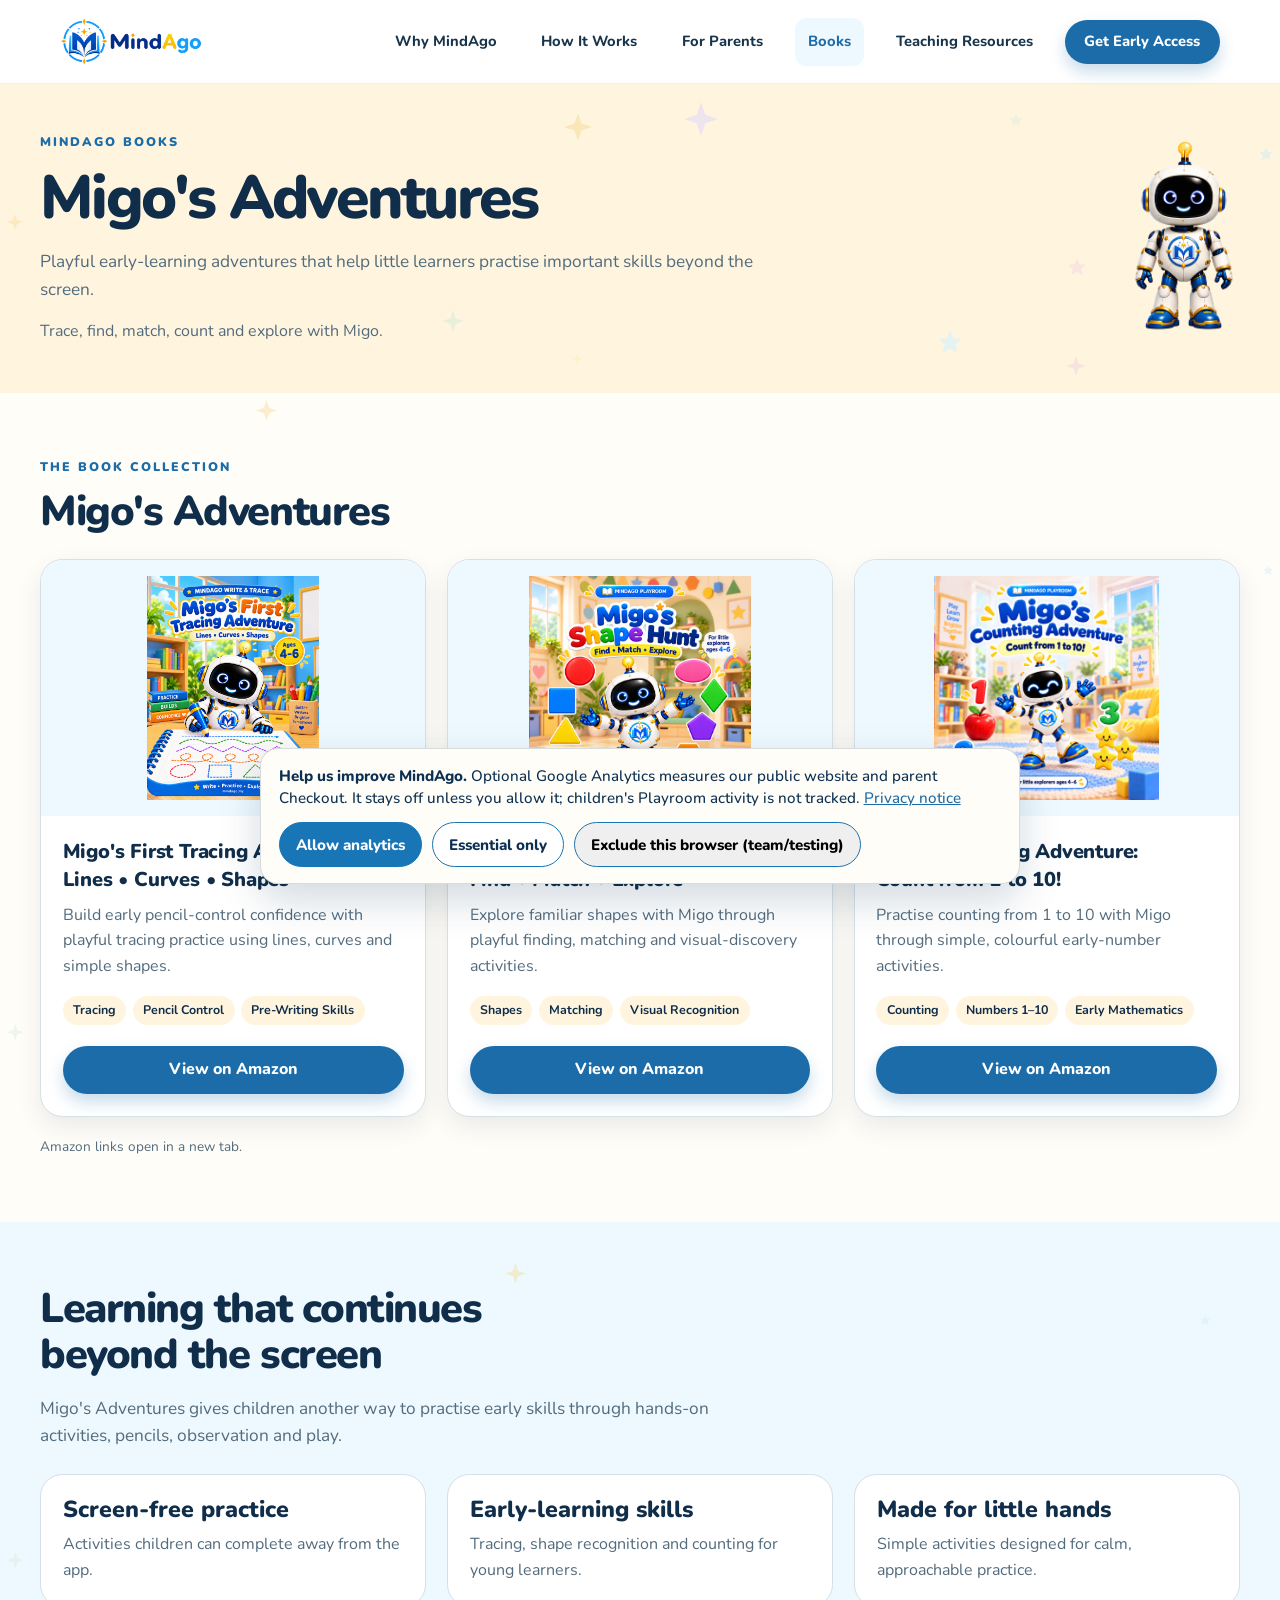
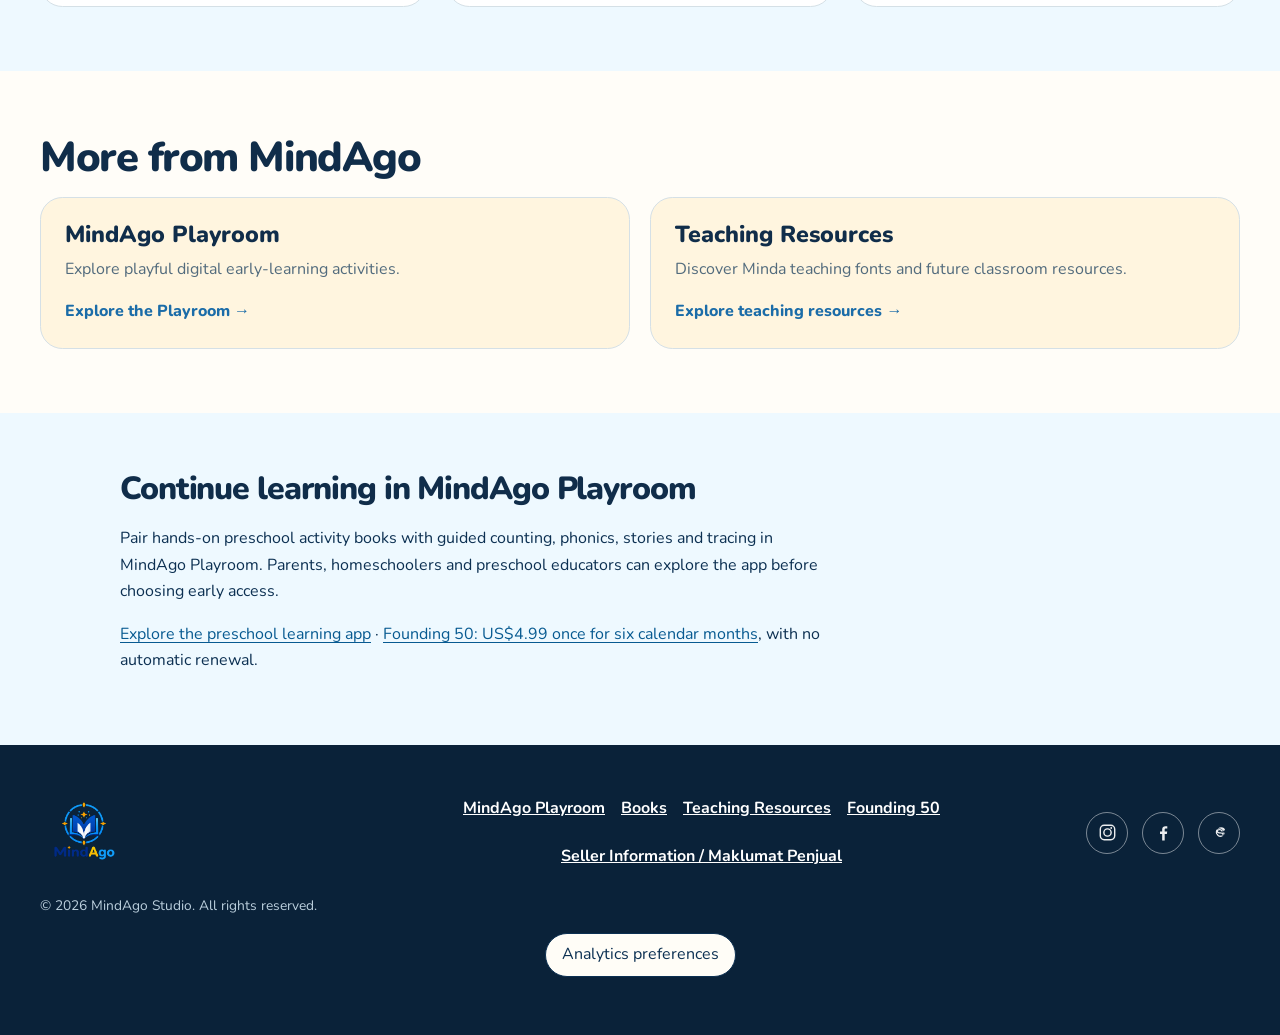
<file: books/index.html>
<!doctype html>
<html lang="en">
  <head>
    <meta charset="utf-8">
    <meta name="viewport" content="width=device-width, initial-scale=1">
    <meta name="theme-color" content="#fff5df">
    <meta name="description" content="Explore Migo's Adventures from MindAgo — playful early-learning activity books for tracing, shapes and counting, available on Amazon.">
    <title>Preschool Activity Books: Tracing, Shapes &amp; Counting | MindAgo</title>
    <link rel="canonical" href="https://mindago.my/books/">
    <link rel="icon" href="../assets/branding/mindago_emblem.png?v=20260922c" type="image/png">
    <link rel="stylesheet" href="../styles.css?v=20261110b">
    <link rel="stylesheet" href="styles.css?v=20260928b">
    <script src="../script.js?v=20261110b" defer></script>
    <script src="/analytics.js?v=20261125a" defer></script>
  <link rel="stylesheet" href="/typography.css?v=20260928a">
  <link rel="stylesheet" href="/header.css?v=20261125a">
  <link rel="stylesheet" href="/motion.css?v=20260928c">
  <script src="/motion.js?v=20260928c" defer></script>
</head>
  <body>
    <a class="skip-link" href="#main-content">Skip to main content</a>
    <header class="site-header" data-site-header>
      <div class="site-header__inner">
        <a class="site-brand" href="/" aria-label="MindAgo home"><img src="/assets/branding/mindago_logo_horizontal.png" width="7926" height="2670" alt="MindAgo"></a>

        <button
          class="nav-toggle"
          type="button"
          aria-expanded="false"
          aria-controls="primary-navigation"
          data-nav-toggle
        >
          <span class="nav-toggle-label">Menu</span>
          <span class="nav-toggle-icon" aria-hidden="true"></span>
        </button>

        <nav class="site-nav" id="primary-navigation" aria-label="Primary navigation" data-navigation>
          <a href="../#why-mindago">Why MindAgo</a>
          <a href="../#how-it-works">How It Works</a>
          <a href="../#for-parents">For Parents</a>
          <a class="is-active" aria-current="page" href="/books/">Books</a>
          <a href="/teaching-resources/">Teaching Resources</a>
          <a class="button button-primary button-small" href="https://join.mindago.my/founding50">Get Early Access</a>
        </nav>
      </div>
    </header>


    <main id="main-content">
      <section class="books-intro" aria-labelledby="books-title">
        <div class="container books-intro-inner">
          <div>
            <p class="eyebrow">MindAgo Books</p>
            <h1 id="books-title">Migo's Adventures</h1>
            <p class="section-lead">Playful early-learning adventures that help little learners practise important skills beyond the screen.</p>
            <p>Trace, find, match, count and explore with Migo.</p>
          </div>
          <img src="../assets/characters/migo_default_1024.png?v=20260922c" width="941" height="1672" alt="">
        </div>
      </section>
      <section class="books-section" aria-labelledby="collection-title">
        <div class="container">
          <div class="section-heading">
            <p class="eyebrow">The book collection</p>
            <h2 id="collection-title">Migo's Adventures</h2>
          </div>
          <div class="book-grid">
          <article class="book-card" aria-labelledby="book-1">
            <img class="book-cover" src="../assets/books/migo_first_tracing_adventure.png" width="5169" height="6750" loading="lazy" decoding="async" alt="Cover of Migo&#x27;s First Tracing Adventure: Lines • Curves • Shapes">
            <div class="book-card-copy">
              <h3 id="book-1">Migo's First Tracing Adventure: Lines • Curves • Shapes</h3>
              <p>Build early pencil-control confidence with playful tracing practice using lines, curves and simple shapes.</p>
              <ul class="book-focus" aria-label="Learning focus"><li>Tracing</li><li>Pencil Control</li><li>Pre-Writing Skills</li></ul>
              <a class="button button-primary" href="https://www.amazon.com/dp/B0HKC2VXKJ" target="_blank" rel="noopener noreferrer" aria-describedby="amazon-note">View on Amazon</a>
            </div>
          </article>
          <article class="book-card" aria-labelledby="book-2">
            <img class="book-cover" src="../assets/books/migo_shape_hunt.png" width="1254" height="1260" loading="lazy" decoding="async" alt="Cover of Migo&#x27;s Shape Hunt: Find • Match • Explore">
            <div class="book-card-copy">
              <h3 id="book-2">Migo's Shape Hunt: Find • Match • Explore</h3>
              <p>Explore familiar shapes with Migo through playful finding, matching and visual-discovery activities.</p>
              <ul class="book-focus" aria-label="Learning focus"><li>Shapes</li><li>Matching</li><li>Visual Recognition</li></ul>
              <a class="button button-primary" href="https://www.amazon.com/dp/B0HJQJ74JT" target="_blank" rel="noopener noreferrer" aria-describedby="amazon-note">View on Amazon</a>
            </div>
          </article>
          <article class="book-card" aria-labelledby="book-3">
            <img class="book-cover" src="../assets/books/migo_counting_adventure.png" width="1040" height="1035" loading="lazy" decoding="async" alt="Cover of Migo&#x27;s Counting Adventure: Count from 1 to 10!">
            <div class="book-card-copy">
              <h3 id="book-3">Migo's Counting Adventure: Count from 1 to 10!</h3>
              <p>Practise counting from 1 to 10 with Migo through simple, colourful early-number activities.</p>
              <ul class="book-focus" aria-label="Learning focus"><li>Counting</li><li>Numbers 1–10</li><li>Early Mathematics</li></ul>
              <a class="button button-primary" href="https://www.amazon.com/dp/B0HJNPP9JC" target="_blank" rel="noopener noreferrer" aria-describedby="amazon-note">View on Amazon</a>
            </div>
          </article>
          </div>
          <p class="amazon-note" id="amazon-note">Amazon links open in a new tab.</p>
        </div>
      </section>
      <section class="books-section books-benefits" aria-labelledby="benefits-title">
        <div class="container">
          <div class="section-heading">
            <h2 id="benefits-title">Learning that continues beyond the screen</h2>
            <p>Migo's Adventures gives children another way to practise early skills through hands-on activities, pencils, observation and play.</p>
          </div>
          <div class="book-benefit-grid">
            <article><h3>Screen-free practice</h3><p>Activities children can complete away from the app.</p></article>
            <article><h3>Early-learning skills</h3><p>Tracing, shape recognition and counting for young learners.</p></article>
            <article><h3>Made for little hands</h3><p>Simple activities designed for calm, approachable practice.</p></article>
          </div>
        </div>
      </section>
      <section class="books-section" aria-labelledby="more-title">
        <div class="container">
          <h2 id="more-title">More from MindAgo</h2>
          <div class="books-more-grid">
            <a class="books-more-card" href="../"><h3>MindAgo Playroom</h3><p>Explore playful digital early-learning activities.</p><span aria-hidden="true">Explore the Playroom →</span></a>
            <a class="books-more-card" href="../teaching-resources/"><h3>Teaching Resources</h3><p>Discover Minda teaching fonts and future classroom resources.</p><span aria-hidden="true">Explore teaching resources →</span></a>
          </div>
        </div>
      </section>

<section class="playroom-resource-link" aria-labelledby="playroom-next-title">
  <div class="playroom-resource-link__inner">
    <h2 id="playroom-next-title">Continue learning in MindAgo Playroom</h2>
    <p>Pair hands-on preschool activity books with guided counting, phonics, stories and tracing in MindAgo Playroom. Parents, homeschoolers and preschool educators can explore the app before choosing early access.</p>
    <p><a href="/preschool-learning-app/">Explore the preschool learning app</a> · <a href="https://join.mindago.my/founding50">Founding 50: US$4.99 once for six calendar months</a>, with no automatic renewal.</p>
  </div>
</section>
</main>
    <footer class="site-footer">
      <div class="container footer-main">
        <a class="footer-brand" href="../" aria-label="MindAgo home"><img src="../assets/branding/mindago_logo.png?v=20260922c" alt="MindAgo"></a>
        <nav class="footer-nav" aria-label="Footer navigation"><a href="../">MindAgo Playroom</a><a href="/books/" aria-current="page">Books</a><a href="../teaching-resources/">Teaching Resources</a><a href="https://join.mindago.my/founding50">Founding 50</a><a href="https://join.mindago.my/seller" rel="noopener">Seller Information / Maklumat Penjual</a></nav>
        <nav class="footer-social" aria-label="MindAgo social media">
  <a
    href="https://www.instagram.com/mindago.my/"
    target="_blank"
    rel="me noopener noreferrer"
    aria-label="MindAgo on Instagram"
  >
    <svg viewBox="0 0 24 24" aria-hidden="true">
      <path d="M7.75 2h8.5A5.75 5.75 0 0 1 22 7.75v8.5A5.75 5.75 0 0 1 16.25 22h-8.5A5.75 5.75 0 0 1 2 16.25v-8.5A5.75 5.75 0 0 1 7.75 2Zm0 1.8A3.95 3.95 0 0 0 3.8 7.75v8.5a3.95 3.95 0 0 0 3.95 3.95h8.5a3.95 3.95 0 0 0 3.95-3.95v-8.5a3.95 3.95 0 0 0-3.95-3.95h-8.5Zm8.95 1.35a1.15 1.15 0 1 1 0 2.3 1.15 1.15 0 0 1 0-2.3ZM12 6.5A5.5 5.5 0 1 1 6.5 12 5.5 5.5 0 0 1 12 6.5Zm0 1.8A3.7 3.7 0 1 0 15.7 12 3.7 3.7 0 0 0 12 8.3Z"/>
    </svg>
  </a>

  <a
    href="https://www.facebook.com/122094181443495933"
    target="_blank"
    rel="me noopener noreferrer"
    aria-label="MindAgo on Facebook"
  >
    <svg viewBox="0 0 24 24" aria-hidden="true">
      <path d="M13.5 22v-8.2h2.76l.41-3.2H13.5V8.56c0-.93.26-1.56 1.59-1.56h1.7V4.14c-.29-.04-1.28-.14-2.43-.14-2.4 0-4.04 1.46-4.04 4.15v2.45H7.6v3.2h2.72V22h3.18Z"/>
    </svg>
  </a>

  <a
    href="https://www.threads.com/@mindago.my"
    target="_blank"
    rel="me noopener noreferrer"
    aria-label="MindAgo on Threads"
  >
    <svg viewBox="0 0 24 24" aria-hidden="true">
      <path d="M16.3 11.1c-.1-2.6-1.6-4-4.2-4-2.9 0-4.8 1.8-4.8 4.5 0 2.7 1.9 4.5 4.8 4.5 2.3 0 4-1 4.7-2.9.2-.5.3-1 .3-1.5 0-.2 0-.4-.1-.6.9.4 1.4 1.1 1.4 2 0 1.7-1.5 3.1-4.2 3.1-3.3 0-5.6-2-5.6-5.4 0-3.2 2.3-5.5 5.5-5.5 2.9 0 4.7 1.5 5 4l-1.8.2Zm-1.4 1.1c-.5-.2-1.1-.3-1.8-.4-.8-.1-1.7-.2-2.3-.5-.4-.2-.6-.5-.6-.9 0-.7.7-1.2 1.8-1.2 1.2 0 2 .5 2.3 1.6l1.6-.4c-.4-1.8-1.8-2.8-3.9-2.8-2.1 0-3.6 1.1-3.6 2.8 0 1.3.7 2.1 2.1 2.5.7.2 1.6.3 2.5.4 1.5.2 2.2.5 2.2 1.3 0 .9-.9 1.5-2.3 1.5-1.4 0-2.4-.7-2.7-1.9l-1.6.4c.5 2 2.1 3.1 4.4 3.1 2.4 0 4-1.2 4-3.1 0-1.4-.8-2.3-2.1-2.8Z"/>
    </svg>
  </a>
</nav>
        <p class="footer-release">© 2026 MindAgo Studio. All rights reserved.</p>
      </div>
    </footer>
  </body>
</html>
</file>
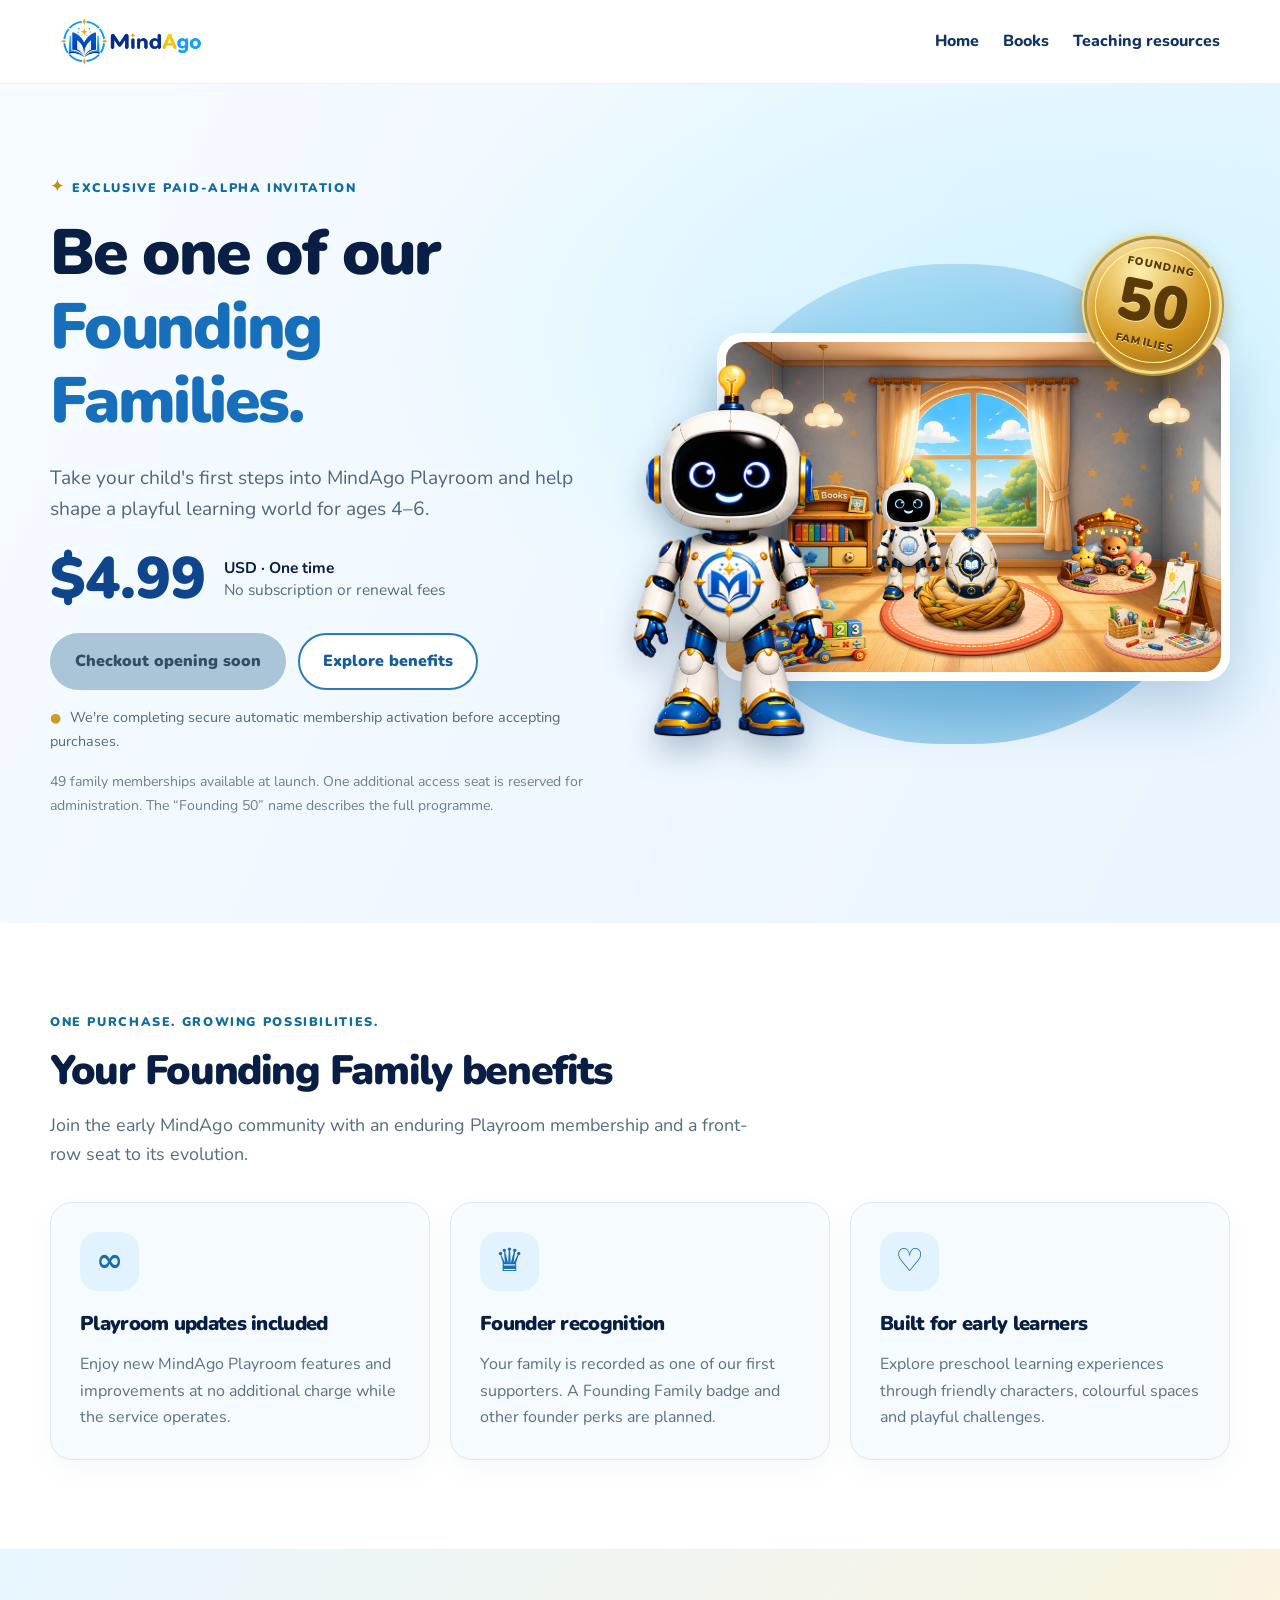
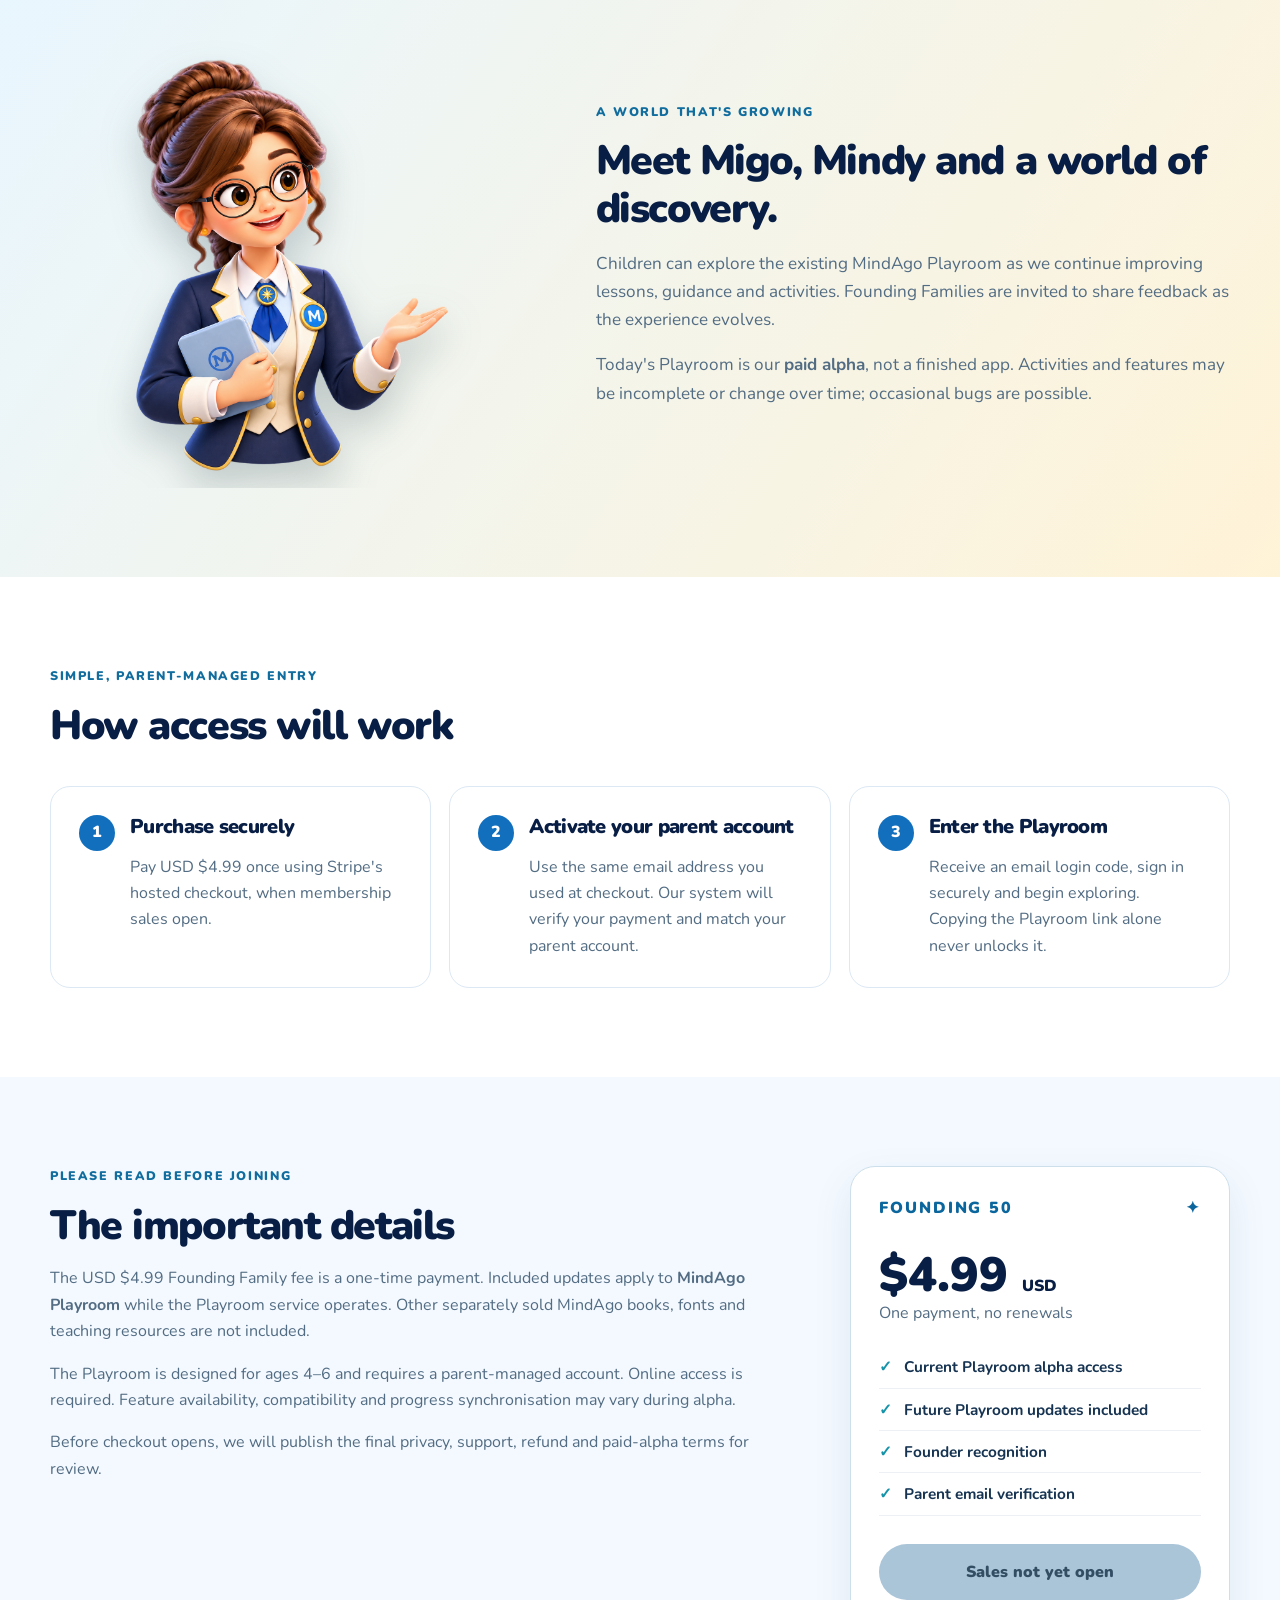
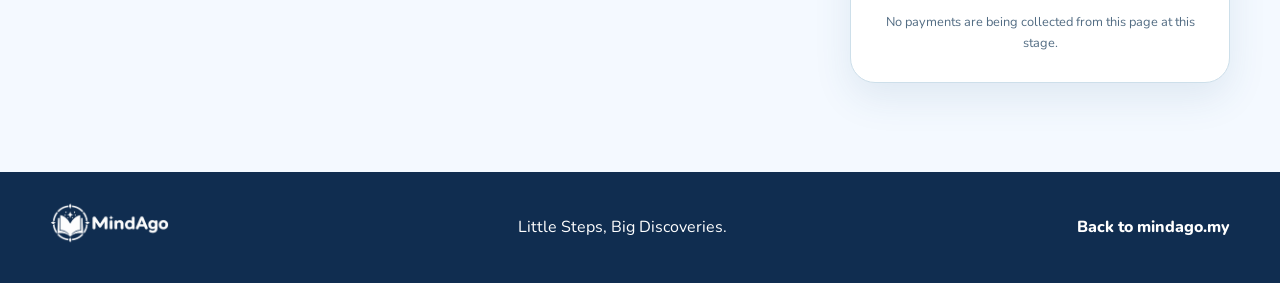
<file: founding-50/index.html>
<!doctype html>
<html lang="en">
<head>
  <meta charset="utf-8">
  <meta name="viewport" content="width=device-width, initial-scale=1">
  <meta name="theme-color" content="#f5faff">
  <meta name="description" content="Become one of MindAgo Playroom's first 49 paying Founding Families. One-time USD $4.99 paid alpha access, including future Playroom updates while the service operates. Checkout is not yet open.">
  <meta name="robots" content="noindex, nofollow">
  <title>Founding 50 | MindAgo Playroom</title>
  <link rel="icon" type="image/png" href="/assets/branding/mindago_emblem.png">
  <link rel="stylesheet" href="/typography.css">
  <link rel="stylesheet" href="/header.css">
  <link rel="stylesheet" href="styles.css">
</head>
<body>
  <a class="skip-link" href="#main">Skip to main content</a>
  <header class="site-header">
    <div class="site-header__inner">
      <a class="site-brand" href="/" aria-label="MindAgo home">
        <img src="/assets/branding/mindago_logo_horizontal.png" width="7926" height="2670" alt="MindAgo">
      </a>
      <nav class="simple-nav" aria-label="Main navigation">
        <a href="/">Home</a>
        <a href="/books/">Books</a>
        <a href="/teaching-resources/">Teaching resources</a>
      </nav>
    </div>
  </header>

  <main id="main">
    <section class="founder-hero" aria-labelledby="founder-title">
      <div class="container hero-grid">
        <div class="hero-copy">
          <p class="eyebrow"><span class="eyebrow-star" aria-hidden="true">✦</span> Exclusive paid-alpha invitation</p>
          <h1 id="founder-title">Be one of our <em>Founding Families.</em></h1>
          <p class="hero-lead">Take your child's first steps into MindAgo Playroom and help shape a playful learning world for ages 4–6.</p>
          <div class="price-line" aria-label="USD 4 dollars and 99 cents, paid once">
            <span class="price">$4.99</span>
            <span class="price-context"><strong>USD · One time</strong><span>No subscription or renewal fees</span></span>
          </div>
          <div class="hero-actions">
            <!-- Keep this disabled until signed Stripe webhook, family entitlement,
                 production-only Cloudflare access and 49-seat cap are accepted.
                 Never use a live raw payment URL as the sole membership credential. -->
            <button class="button button-primary" type="button" disabled aria-describedby="checkout-status">Checkout opening soon</button>
            <a class="button button-outline" href="#what-you-get">Explore benefits</a>
          </div>
          <p class="launch-status" id="checkout-status"><span aria-hidden="true">●</span> We're completing secure automatic membership activation before accepting purchases.</p>
          <p class="offer-note">49 family memberships available at launch. One additional access seat is reserved for administration. The “Founding 50” name describes the full programme.</p>
        </div>
        <div class="hero-art">
          <div class="hero-artback" aria-hidden="true"></div>
          <img class="playroom-shot" src="/assets/screenshots/playroom_preview_day.png" width="1536" height="1024" alt="A preview of the MindAgo Playroom learning world, with colourful activity stations">
          <img class="hero-migo" src="/assets/characters/migo_default_1024.png" width="941" height="1672" alt="Migo, MindAgo's friendly learning robot">
          <div class="wax-seal" aria-label="Founding 50 special programme"><span>FOUNDING</span><strong>50</strong><span>FAMILIES</span></div>
        </div>
      </div>
    </section>

    <section id="what-you-get" class="section section-white" aria-labelledby="perks-title">
      <div class="container">
        <p class="eyebrow">One purchase. Growing possibilities.</p>
        <h2 id="perks-title">Your Founding Family benefits</h2>
        <p class="section-lead">Join the early MindAgo community with an enduring Playroom membership and a front-row seat to its evolution.</p>
        <div class="benefit-grid">
          <article class="benefit"><span class="benefit-icon" aria-hidden="true">∞</span><h3>Playroom updates included</h3><p>Enjoy new MindAgo Playroom features and improvements at no additional charge while the service operates.</p></article>
          <article class="benefit"><span class="benefit-icon" aria-hidden="true">♛</span><h3>Founder recognition</h3><p>Your family is recorded as one of our first supporters. A Founding Family badge and other founder perks are planned.</p></article>
          <article class="benefit"><span class="benefit-icon" aria-hidden="true">♡</span><h3>Built for early learners</h3><p>Explore preschool learning experiences through friendly characters, colourful spaces and playful challenges.</p></article>
        </div>
      </div>
    </section>

    <section class="section scene-section" aria-labelledby="meet-title">
      <div class="container scene-grid">
        <div class="scene-characters">
          <img src="/assets/characters/mindy_welcome_warm_1024.png" width="1086" height="1448" loading="lazy" decoding="async" alt="Professor Mindy, MindAgo's welcoming guide">
        </div>
        <div class="scene-copy">
          <p class="eyebrow">A world that's growing</p>
          <h2 id="meet-title">Meet Migo, Mindy and a world of discovery.</h2>
          <p>Children can explore the existing MindAgo Playroom as we continue improving lessons, guidance and activities. Founding Families are invited to share feedback as the experience evolves.</p>
          <p>Today's Playroom is our <strong>paid alpha</strong>, not a finished app. Activities and features may be incomplete or change over time; occasional bugs are possible.</p>
        </div>
      </div>
    </section>

    <section class="section section-white" aria-labelledby="steps-title">
      <div class="container">
        <p class="eyebrow">Simple, parent-managed entry</p>
        <h2 id="steps-title">How access will work</h2>
        <ol class="steps">
          <li><span class="step-number">1</span><div><h3>Purchase securely</h3><p>Pay USD $4.99 once using Stripe's hosted checkout, when membership sales open.</p></div></li>
          <li><span class="step-number">2</span><div><h3>Activate your parent account</h3><p>Use the same email address you used at checkout. Our system will verify your payment and match your parent account.</p></div></li>
          <li><span class="step-number">3</span><div><h3>Enter the Playroom</h3><p>Receive an email login code, sign in securely and begin exploring. Copying the Playroom link alone never unlocks it.</p></div></li>
        </ol>
      </div>
    </section>

    <section class="section details-section" aria-labelledby="details-title">
      <div class="container details-grid">
        <div>
          <p class="eyebrow">Please read before joining</p>
          <h2 id="details-title">The important details</h2>
          <p>The USD $4.99 Founding Family fee is a one-time payment. Included updates apply to <strong>MindAgo Playroom</strong> while the Playroom service operates. Other separately sold MindAgo books, fonts and teaching resources are not included.</p>
          <p>The Playroom is designed for ages 4–6 and requires a parent-managed account. Online access is required. Feature availability, compatibility and progress synchronisation may vary during alpha.</p>
          <p>Before checkout opens, we will publish the final privacy, support, refund and paid-alpha terms for review.</p>
        </div>
        <aside class="summary-card" aria-label="Founding 50 summary">
          <div class="summary-top"><span>FOUNDING 50</span><span aria-hidden="true">✦</span></div>
          <p class="summary-price">$4.99 <small>USD</small></p>
          <p class="summary-once">One payment, no renewals</p>
          <ul class="summary-list">
            <li>Current Playroom alpha access</li>
            <li>Future Playroom updates included</li>
            <li>Founder recognition</li>
            <li>Parent email verification</li>
          </ul>
          <button type="button" class="button button-primary button-full" disabled>Sales not yet open</button>
          <p class="summary-disclaimer">No payments are being collected from this page at this stage.</p>
        </aside>
      </div>
    </section>
  </main>

  <footer class="site-footer">
    <div class="container footer-inner">
      <a href="/" aria-label="MindAgo homepage"><img src="/assets/branding/mindago_logo_horizontal.png" width="7926" height="2670" alt="MindAgo"></a>
      <p>Little Steps, Big Discoveries.</p>
      <a href="/">Back to mindago.my</a>
    </div>
  </footer>
</body>
</html>
</file>
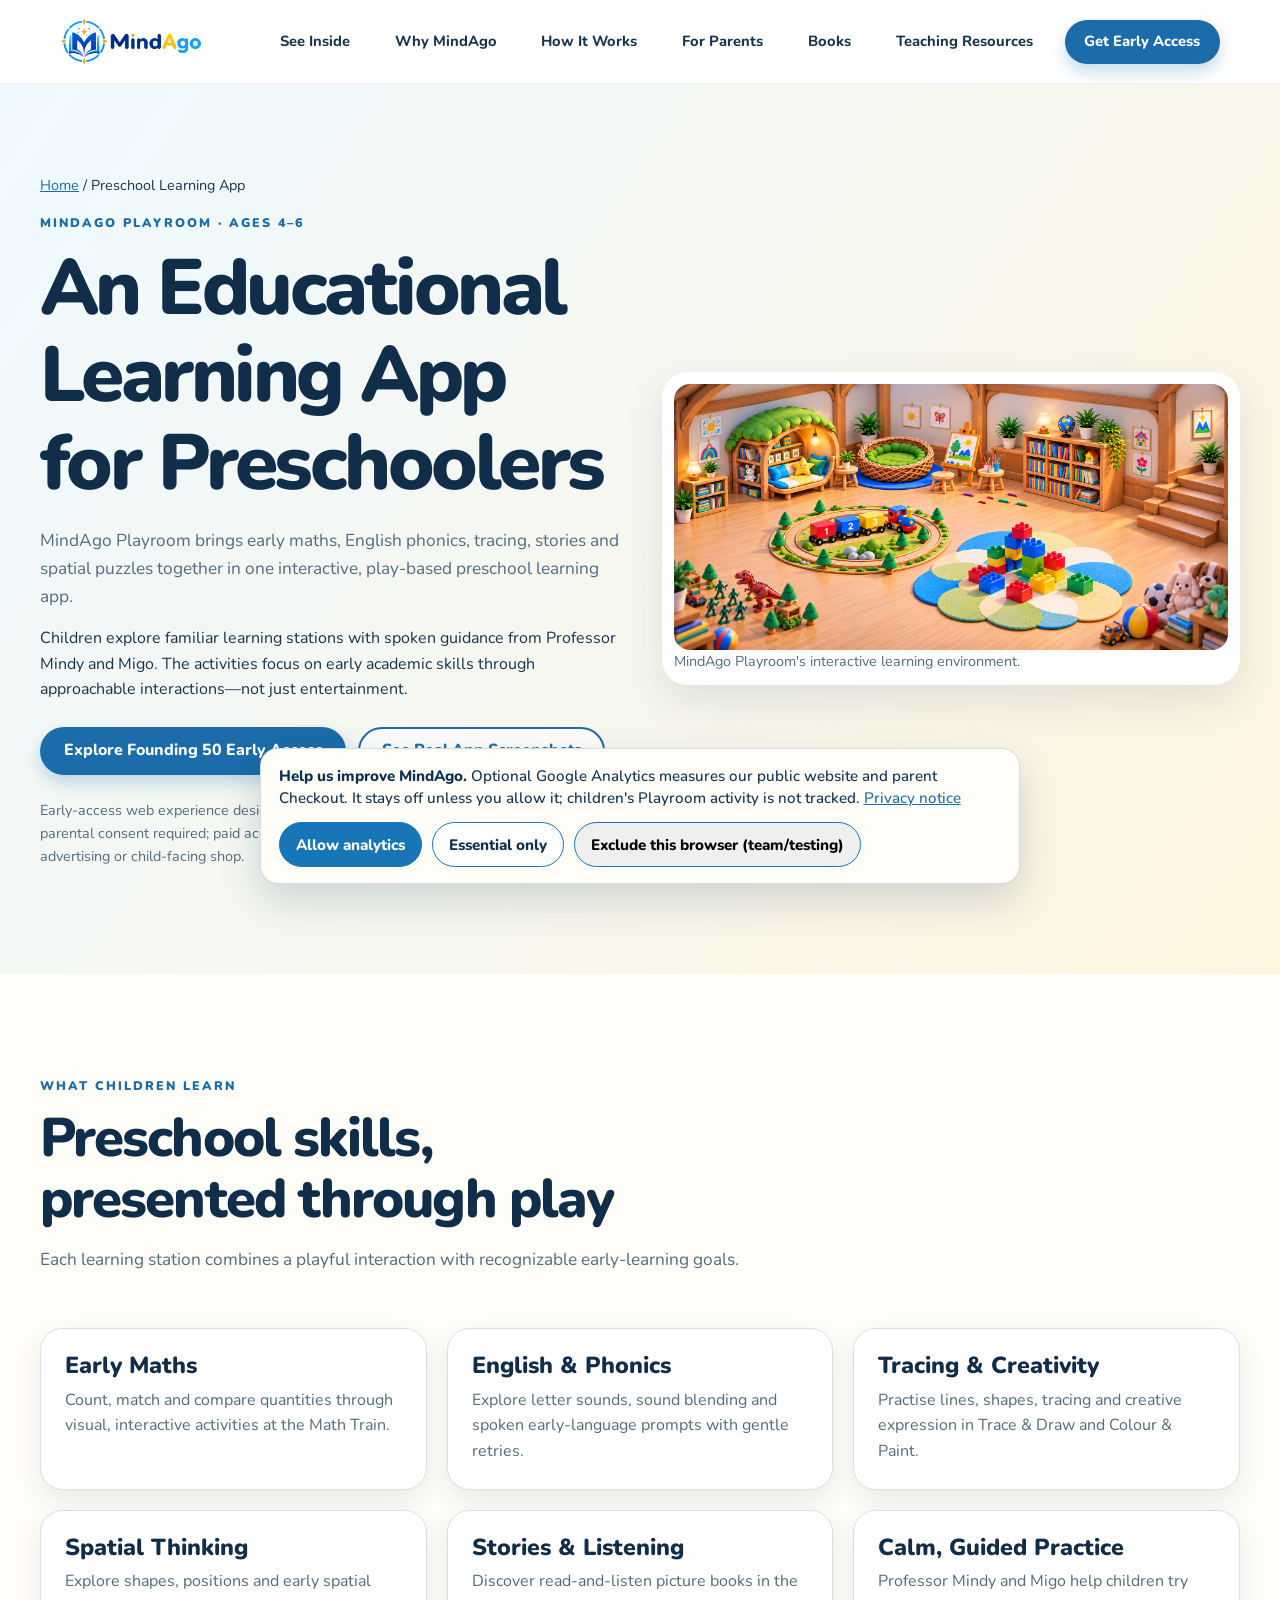
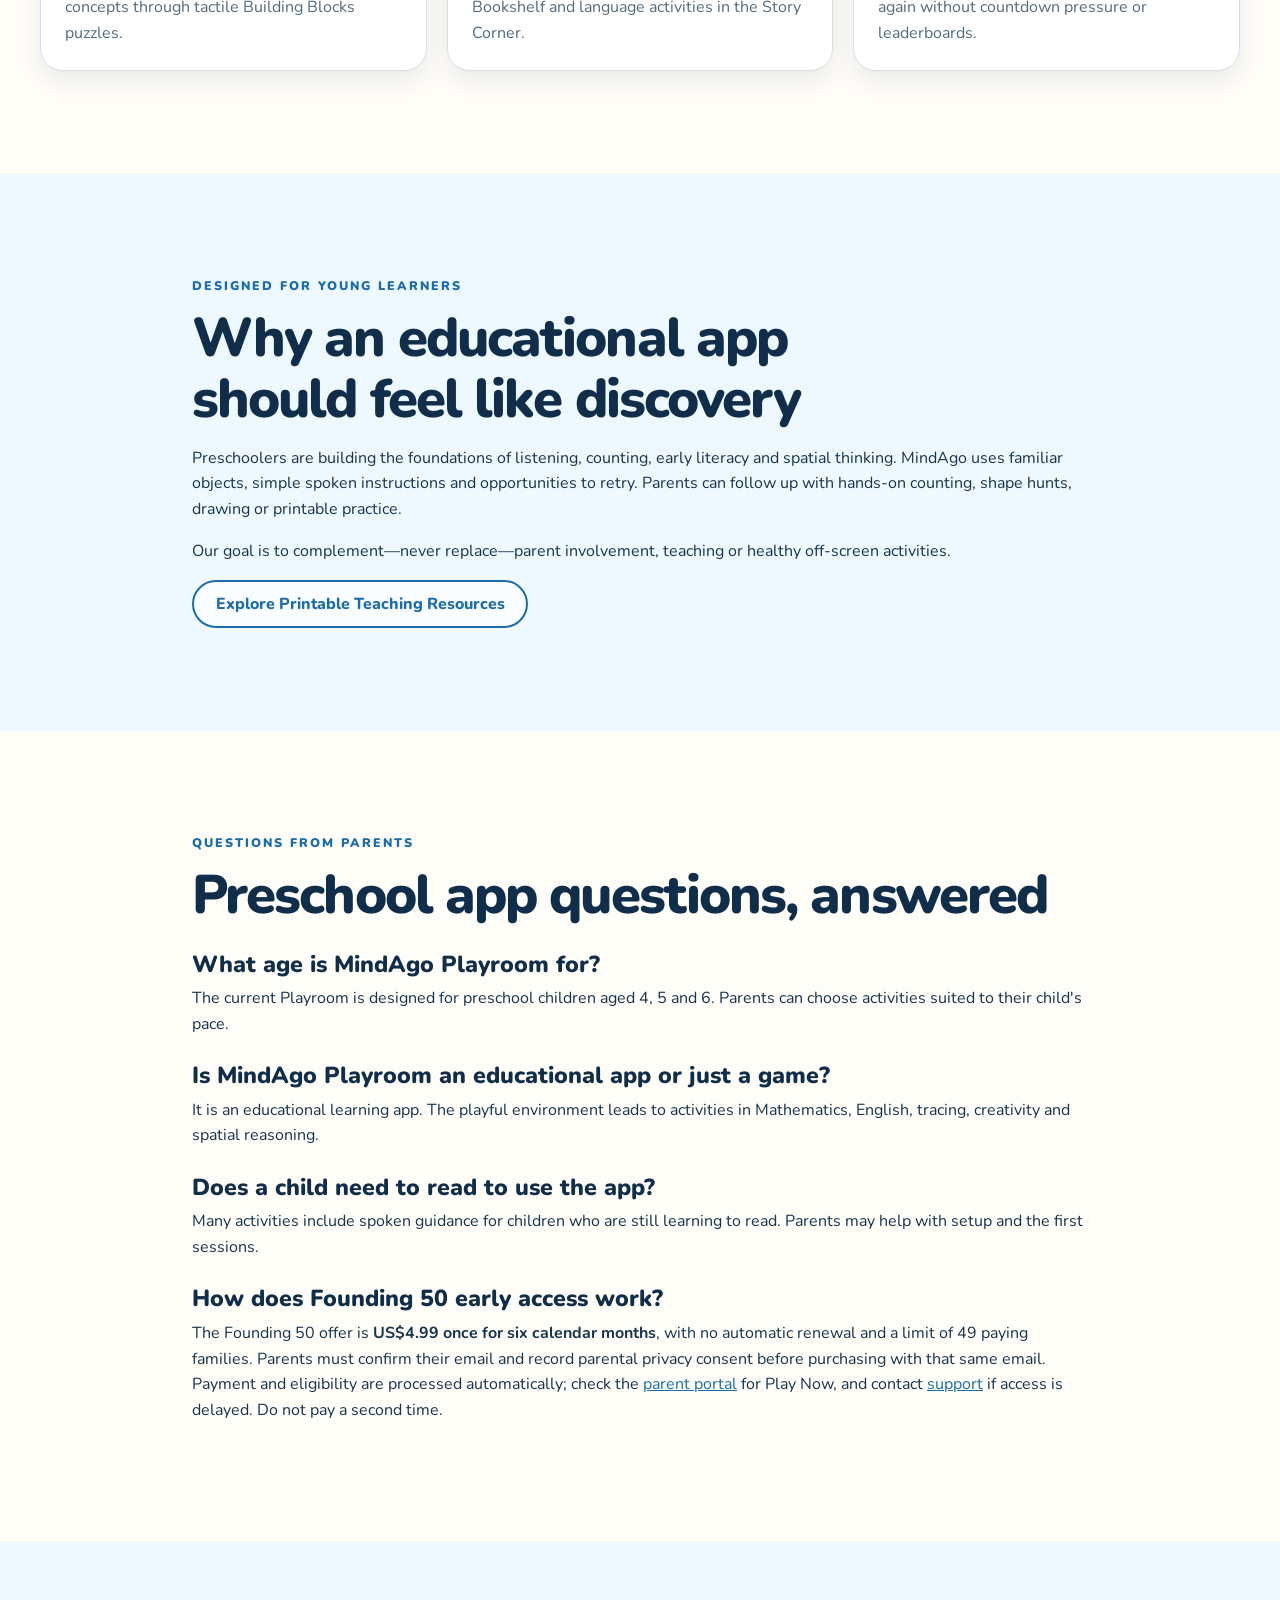
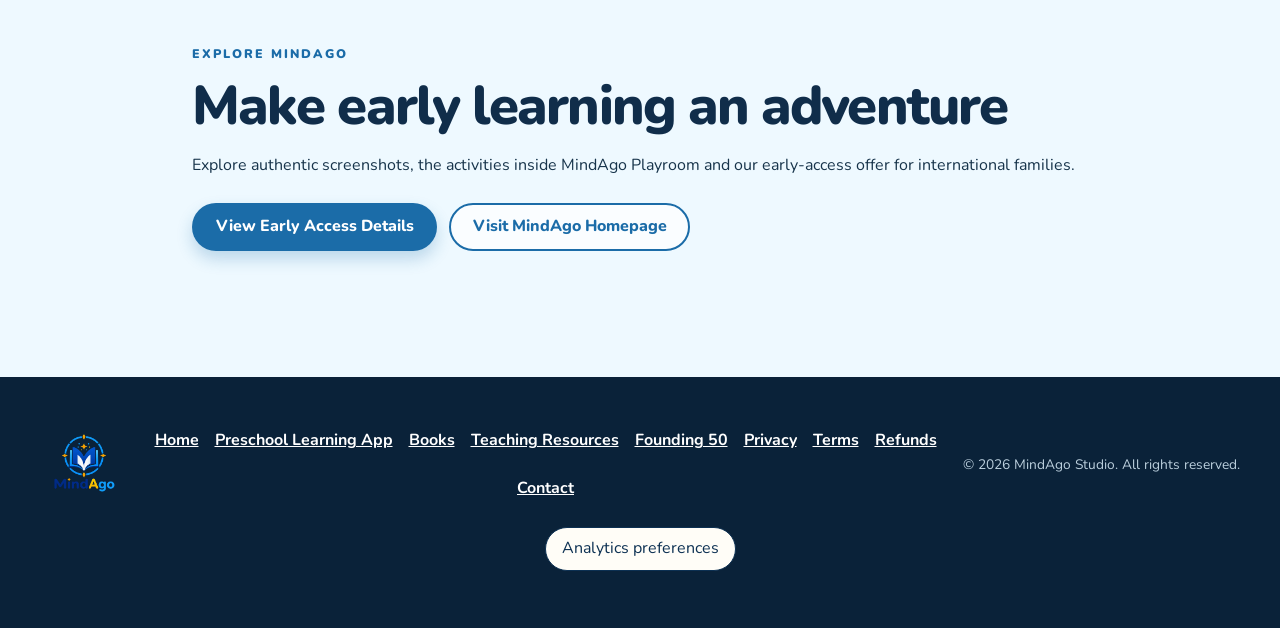
<file: preschool-learning-app/index.html>
<!doctype html>
<html lang="en">
<head>
  <meta charset="utf-8">
  <meta name="viewport" content="width=device-width, initial-scale=1">
  <meta name="theme-color" content="#fff5df">
  <meta name="robots" content="index, follow">
  <title>Preschool Maths, Phonics &amp; Tracing Activities | MindAgo</title>
  <meta name="description" content="Explore MindAgo Playroom, an interactive preschool learning app for ages 4–6 with early maths, English phonics, tracing, stories and spatial puzzles.">
  <link rel="canonical" href="https://mindago.my/preschool-learning-app/">
  <link rel="icon" href="/assets/branding/mindago_emblem.png?v=20260922c" type="image/png">
  <meta property="og:type" content="website">
  <meta property="og:site_name" content="MindAgo">
  <meta property="og:url" content="https://mindago.my/preschool-learning-app/">
  <meta property="og:title" content="MindAgo Playroom — Educational Learning App for Kids Ages 4–6">
  <meta property="og:description" content="Early maths, English phonics, tracing, spatial puzzles and read-along stories in one play-based preschool app.">
  <meta property="og:image" content="https://mindago.my/assets/screenshots/playroom_25d_revamped.png">
  <meta property="og:image:alt" content="MindAgo Playroom interactive educational learning stations">
  <meta name="twitter:card" content="summary_large_image">
  <meta name="twitter:title" content="Preschool Educational Learning App | MindAgo Playroom">
  <meta name="twitter:description" content="Explore maths, English phonics, tracing, stories and spatial activities for children aged 4–6.">
  <meta name="twitter:image" content="https://mindago.my/assets/screenshots/playroom_25d_revamped.png">
  <link rel="stylesheet" href="/styles.css?v=20261110b">
  <link rel="stylesheet" href="/typography.css?v=20260928a">
  <link rel="stylesheet" href="/header.css?v=20261125a">
  <link rel="stylesheet" href="/motion.css?v=20260928c">
  <script src="/script.js?v=20261110b" defer></script>
  <script src="/analytics.js?v=20261125a" defer></script>
  <script type="application/ld+json">
  {
    "@context":"https://schema.org",
    "@graph":[
      {"@type":"WebPage","@id":"https://mindago.my/preschool-learning-app/#webpage",
       "url":"https://mindago.my/preschool-learning-app/",
       "name":"Preschool Educational Learning App for Ages 4–6 | MindAgo",
       "inLanguage":"en","about":{"@id":"https://mindago.my/#mindago-playroom-app"}},
      {"@type":"SoftwareApplication",
       "@id":"https://mindago.my/#mindago-playroom-app",
       "name":"MindAgo Playroom","url":"https://mindago.my/",
       "applicationCategory":"EducationalApplication",
       "operatingSystem":"Web browser","inLanguage":"en",
       "description":"An interactive preschool educational app for ages 4–6 with early maths, English phonics, tracing, spatial puzzles and read-along stories.",
       "offers":{"@type":"Offer","price":"4.99","priceCurrency":"USD",
                 "url":"https://join.mindago.my/founding50",
                 "description":"One-time Founding 50 early-access purchase for six calendar months; no automatic renewal; automated activation after verified payment and parental consent"},
       "audience":{"@type":"EducationalAudience","educationalRole":"student",
                   "suggestedMinAge":4,"suggestedMaxAge":6},
       "publisher":{"@type":"Organization","name":"MindAgo Studio","url":"https://mindago.my/"}},
      {"@type":"BreadcrumbList","itemListElement":[
       {"@type":"ListItem","position":1,"name":"Home","item":"https://mindago.my/"},
       {"@type":"ListItem","position":2,"name":"Preschool Learning App","item":"https://mindago.my/preschool-learning-app/"}]}
    ]
  }
  </script>
  <style>
    .appseo-hero{padding-block:clamp(3rem,7vw,6rem);background:linear-gradient(125deg,#eef9ff,#fff5df)}
    .appseo-grid{display:grid;gap:2rem;align-items:center}
    .appseo-hero h1{max-width:17ch}
    .appseo-hero p{max-width:66ch}
    .appseo-art{margin:0;padding:.75rem;border-radius:1.6rem;background:#fff;box-shadow:var(--shadow-soft)}
    .appseo-art img{border-radius:1rem;width:100%;height:auto}
    .appseo-actions{display:flex;flex-wrap:wrap;gap:.75rem;margin:1.5rem 0}
    .appseo-note{color:var(--muted);font-size:.9rem}
    .appseo-cards{display:grid;gap:1.25rem}
    .appseo-card{padding:1.5rem;background:#fff;border:1px solid var(--line);border-radius:1.4rem;box-shadow:var(--shadow-card)}
    .appseo-card p{margin:0;color:var(--muted)}
    .appseo-soft{background:var(--sky-soft)}
    .appseo-narrow{max-width:56rem}
    .appseo-faq h3{margin-top:1.6rem}
    .appseo-crumb{font-size:.9rem;margin-bottom:1rem}
    @media(min-width:850px){.appseo-grid{grid-template-columns:1.02fr 1fr}.appseo-cards{grid-template-columns:repeat(3,minmax(0,1fr))}}
  </style>
</head>
<body>
  <a class="skip-link" href="#main-content">Skip to main content</a>
  <header class="site-header" data-site-header>
    <div class="site-header__inner">
      <a class="site-brand" href="/" aria-label="MindAgo home"><img src="/assets/branding/mindago_logo_horizontal.png" width="7926" height="2670" alt="MindAgo"></a>
      <button class="nav-toggle" type="button" aria-expanded="false" aria-controls="primary-navigation" data-nav-toggle><span class="nav-toggle-label">Menu</span><span class="nav-toggle-icon" aria-hidden="true"></span></button>
      <nav class="site-nav" id="primary-navigation" aria-label="Primary navigation" data-navigation>
        <a href="/#see-inside">See Inside</a>
        <a href="/#why-mindago">Why MindAgo</a>
        <a href="/#how-it-works">How It Works</a>
        <a href="/#for-parents">For Parents</a>
        <a href="/books/">Books</a>
        <a href="/teaching-resources/">Teaching Resources</a>
        <a class="button button-primary button-small" href="https://join.mindago.my/founding50">Get Early Access</a>
      </nav>
    </div>
  </header>
  <main id="main-content">
    <section class="appseo-hero" aria-labelledby="appseo-title">
      <div class="container appseo-grid">
        <div>
          <nav class="appseo-crumb" aria-label="Breadcrumb"><a href="/">Home</a> / Preschool Learning App</nav>
          <p class="eyebrow">MindAgo Playroom · Ages 4–6</p>
          <h1 id="appseo-title">An Educational Learning App for Preschoolers</h1>
          <p class="section-lead">MindAgo Playroom brings early maths, English phonics, tracing, stories and spatial puzzles together in one interactive, play-based preschool learning app.</p>
          <p>Children explore familiar learning stations with spoken guidance from Professor Mindy and Migo. The activities focus on early academic skills through approachable interactions—not just entertainment.</p>
          <div class="appseo-actions"><a class="button button-primary" href="https://join.mindago.my/founding50">Explore Founding 50 Early Access</a><a class="button button-secondary" href="/#see-inside">See Real App Screenshots</a></div>
          <p class="appseo-note">Early-access web experience designed for landscape screens. Verified parent account and parental consent required; paid access is activated automatically after verification. No advertising or child-facing shop.</p>
        </div>
        <figure class="appseo-art">
          <img src="/assets/screenshots/playroom_25d_revamped.png?v=20261110b" width="1810" height="869" alt="MindAgo Playroom educational app with maths train, building blocks, creative easel, bookshelf and reading stations" fetchpriority="high" decoding="async">
          <figcaption class="appseo-note">MindAgo Playroom's interactive learning environment.</figcaption>
        </figure>
      </div>
    </section>
    <section class="section" aria-labelledby="subjects-title">
      <div class="container">
        <div class="section-heading"><p class="eyebrow">What children learn</p><h2 id="subjects-title">Preschool skills, presented through play</h2><p>Each learning station combines a playful interaction with recognizable early-learning goals.</p></div>
        <div class="appseo-cards">
          <article class="appseo-card"><h3>Early Maths</h3><p>Count, match and compare quantities through visual, interactive activities at the Math Train.</p></article>
          <article class="appseo-card"><h3>English &amp; Phonics</h3><p>Explore letter sounds, sound blending and spoken early-language prompts with gentle retries.</p></article>
          <article class="appseo-card"><h3>Tracing &amp; Creativity</h3><p>Practise lines, shapes, tracing and creative expression in Trace &amp; Draw and Colour &amp; Paint.</p></article>
          <article class="appseo-card"><h3>Spatial Thinking</h3><p>Explore shapes, positions and early spatial concepts through tactile Building Blocks puzzles.</p></article>
          <article class="appseo-card"><h3>Stories &amp; Listening</h3><p>Discover read-and-listen picture books in the Bookshelf and language activities in the Story Corner.</p></article>
          <article class="appseo-card"><h3>Calm, Guided Practice</h3><p>Professor Mindy and Migo help children try again without countdown pressure or leaderboards.</p></article>
        </div>
      </div>
    </section>
    <section class="section appseo-soft" aria-labelledby="approach-title">
      <div class="container appseo-narrow">
        <p class="eyebrow">Designed for young learners</p>
        <h2 id="approach-title">Why an educational app should feel like discovery</h2>
        <p>Preschoolers are building the foundations of listening, counting, early literacy and spatial thinking. MindAgo uses familiar objects, simple spoken instructions and opportunities to retry. Parents can follow up with hands-on counting, shape hunts, drawing or printable practice.</p>
        <p>Our goal is to complement—never replace—parent involvement, teaching or healthy off-screen activities.</p>
        <a class="button button-secondary" href="/teaching-resources/">Explore Printable Teaching Resources</a>
      </div>
    </section>
    <section class="section" aria-labelledby="faq-title">
      <div class="container appseo-narrow appseo-faq">
        <p class="eyebrow">Questions from parents</p>
        <h2 id="faq-title">Preschool app questions, answered</h2>
        <h3>What age is MindAgo Playroom for?</h3>
        <p>The current Playroom is designed for preschool children aged 4, 5 and 6. Parents can choose activities suited to their child's pace.</p>
        <h3>Is MindAgo Playroom an educational app or just a game?</h3>
        <p>It is an educational learning app. The playful environment leads to activities in Mathematics, English, tracing, creativity and spatial reasoning.</p>
        <h3>Does a child need to read to use the app?</h3>
        <p>Many activities include spoken guidance for children who are still learning to read. Parents may help with setup and the first sessions.</p>
        <h3>How does Founding 50 early access work?</h3>
        <p>The Founding 50 offer is <strong>US$4.99 once for six calendar months</strong>, with no automatic renewal and a limit of 49 paying families. Parents must confirm their email and record parental privacy consent before purchasing with that same email. Payment and eligibility are processed automatically; check the <a href="https://join.mindago.my/founding50">parent portal</a> for Play Now, and contact <a href="mailto:mindagomy@gmail.com">support</a> if access is delayed. Do not pay a second time.</p>
      </div>
    </section>
    <section class="section appseo-soft" aria-labelledby="final-title">
      <div class="container appseo-narrow">
        <p class="eyebrow">Explore MindAgo</p>
        <h2 id="final-title">Make early learning an adventure</h2>
        <p>Explore authentic screenshots, the activities inside MindAgo Playroom and our early-access offer for international families.</p>
        <div class="appseo-actions"><a class="button button-primary" href="https://join.mindago.my/founding50">View Early Access Details</a><a class="button button-secondary" href="/">Visit MindAgo Homepage</a></div>
      </div>
    </section>
  </main>
  <footer class="site-footer">
    <div class="container footer-main">
      <a class="footer-brand" href="/" aria-label="MindAgo home"><img src="/assets/branding/mindago_logo.png?v=20260922c" alt="MindAgo"></a>
      <nav class="footer-nav" aria-label="Footer navigation"><a href="/">Home</a><a href="/preschool-learning-app/" aria-current="page">Preschool Learning App</a><a href="/books/">Books</a><a href="/teaching-resources/">Teaching Resources</a><a href="https://join.mindago.my/founding50">Founding 50</a><a href="https://join.mindago.my/privacy">Privacy</a><a href="https://join.mindago.my/terms">Terms</a><a href="https://join.mindago.my/refunds">Refunds</a><a href="mailto:mindagomy@gmail.com">Contact</a></nav>
      <p class="footer-release">© 2026 MindAgo Studio. All rights reserved.</p>
    </div>
  </footer>
</body>
</html>
</file>
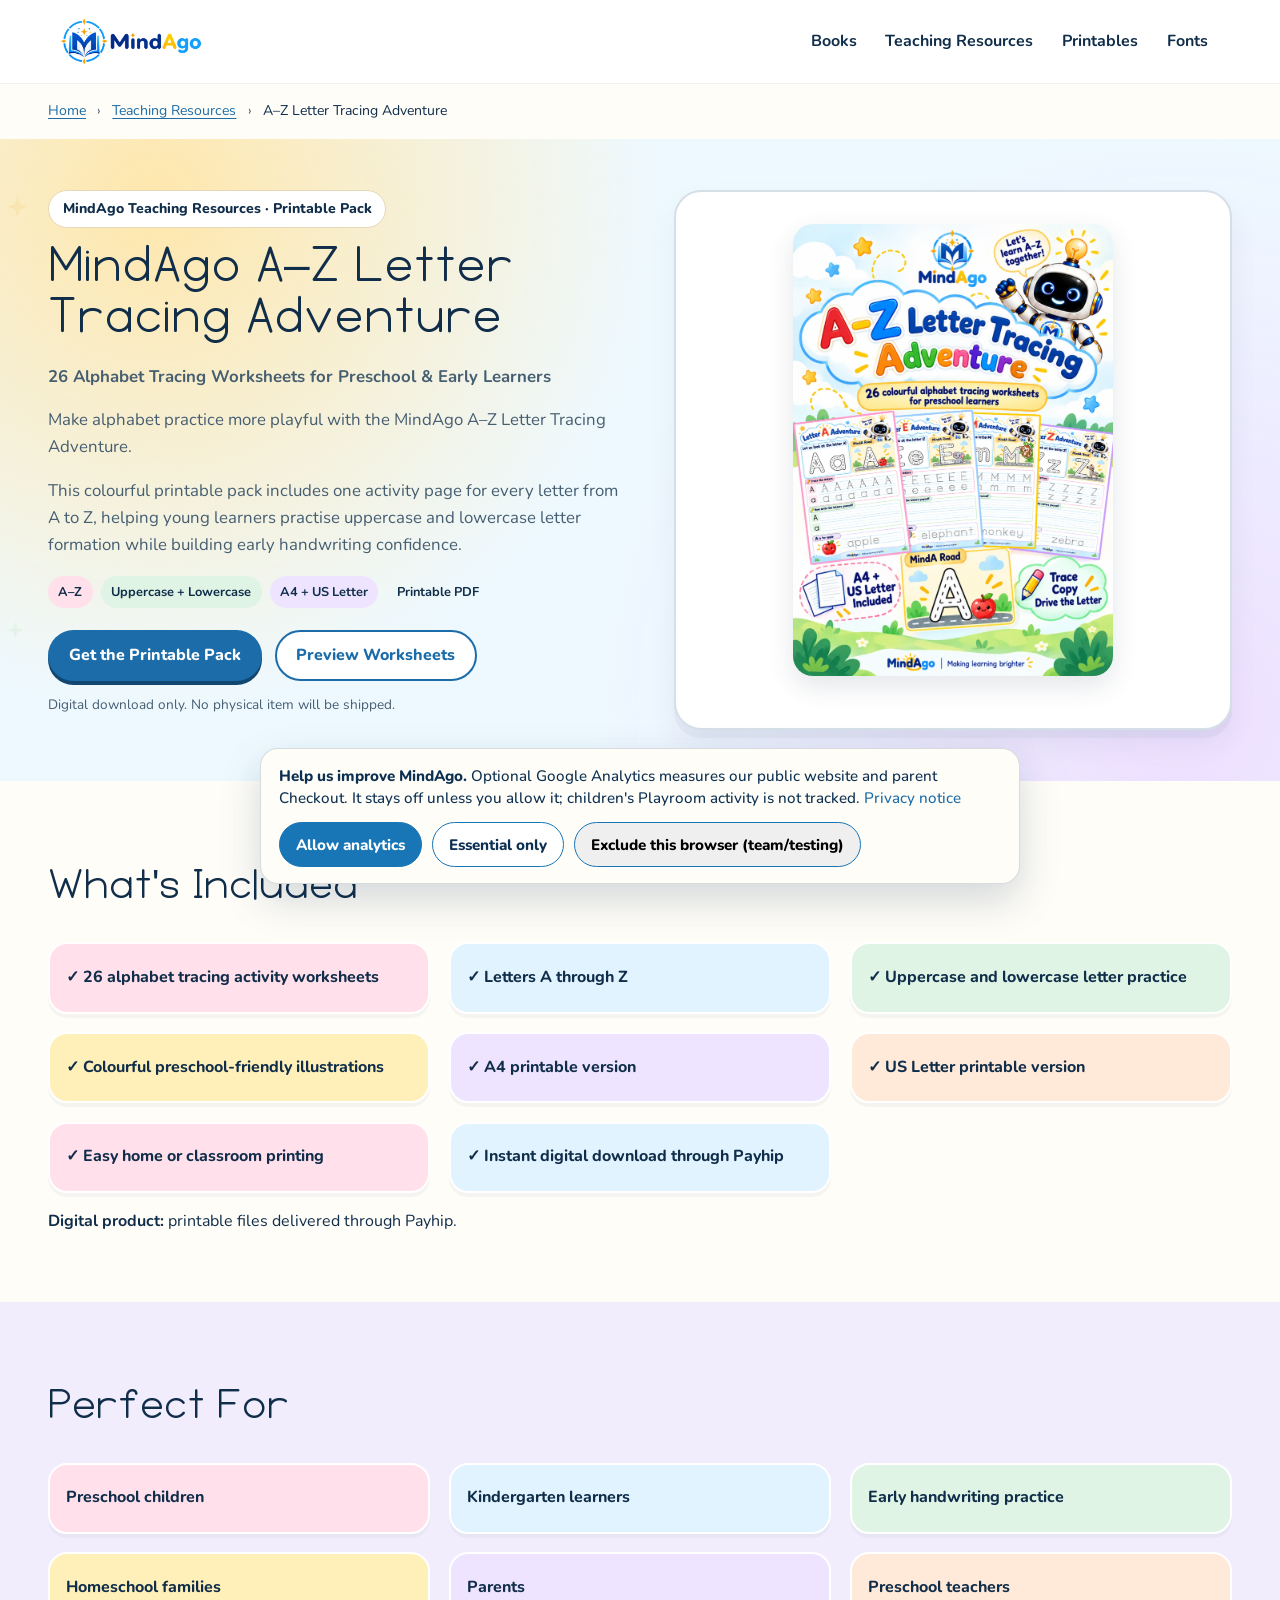
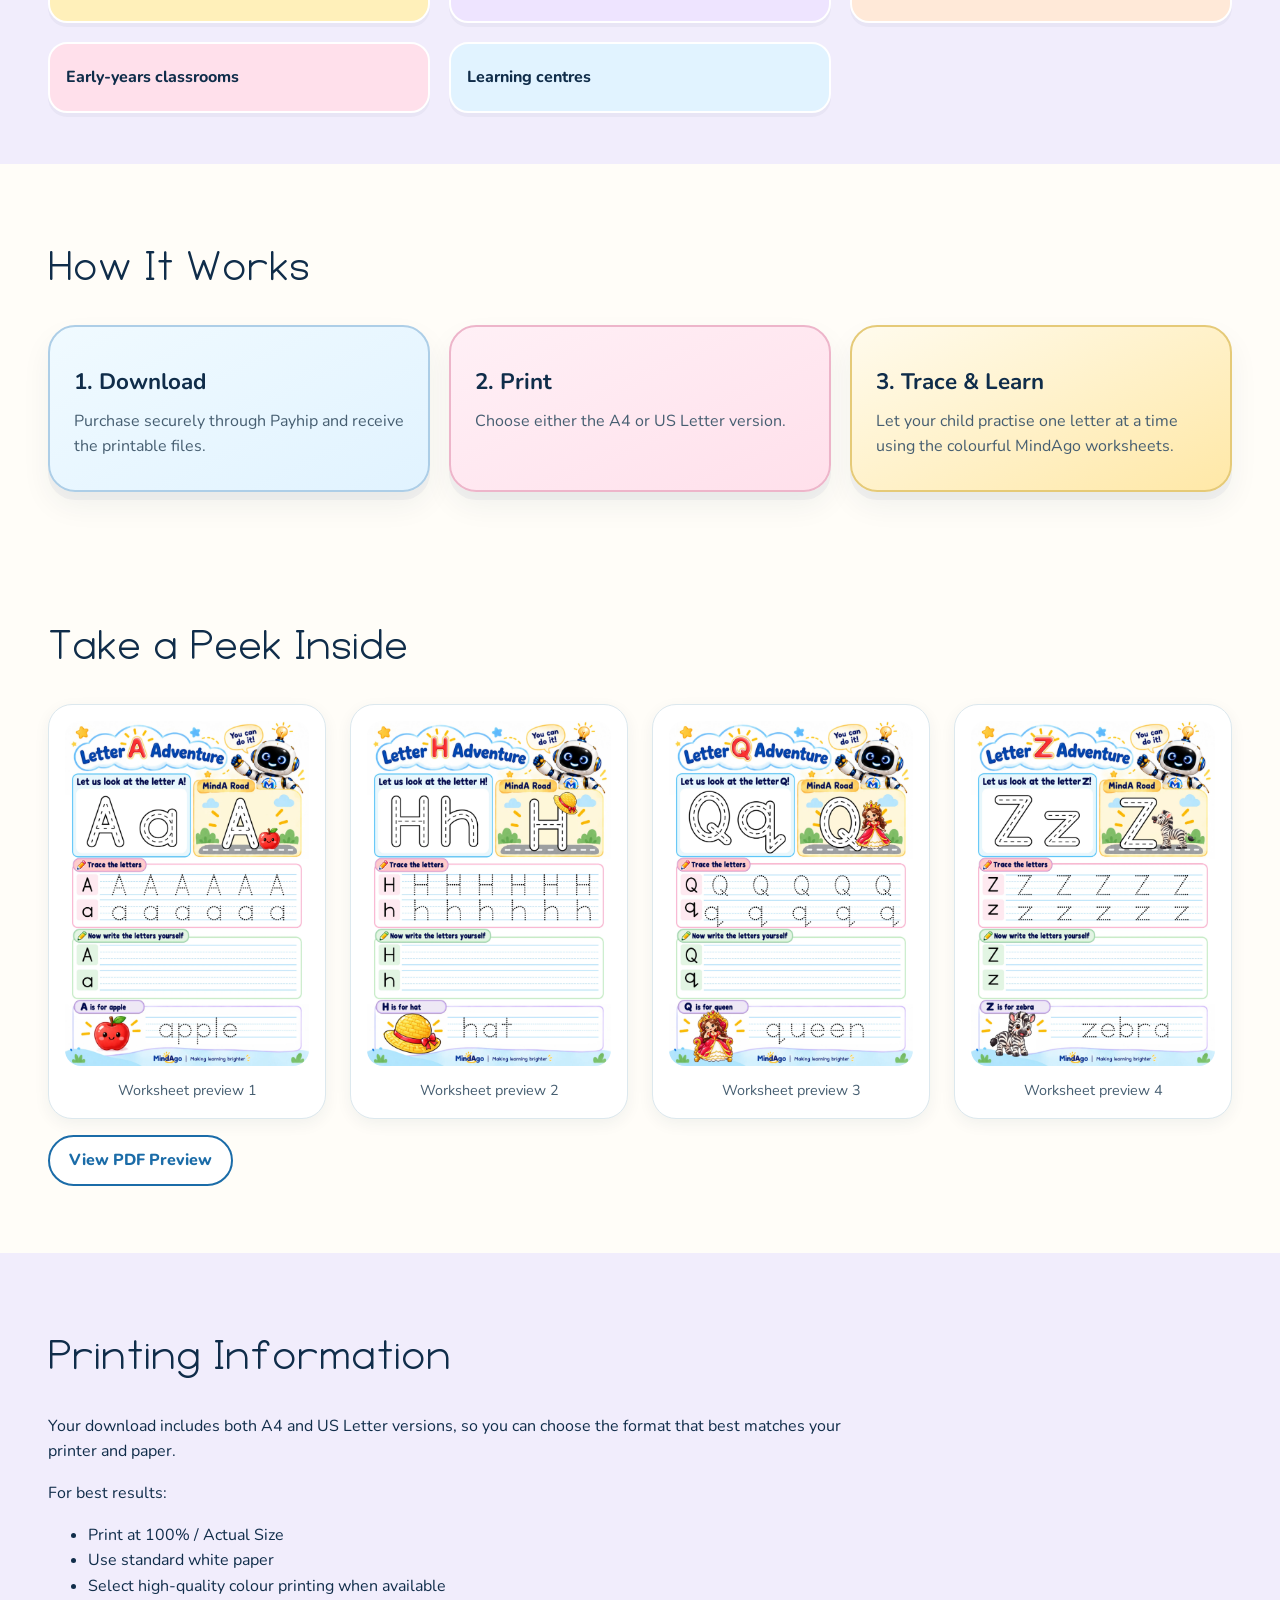
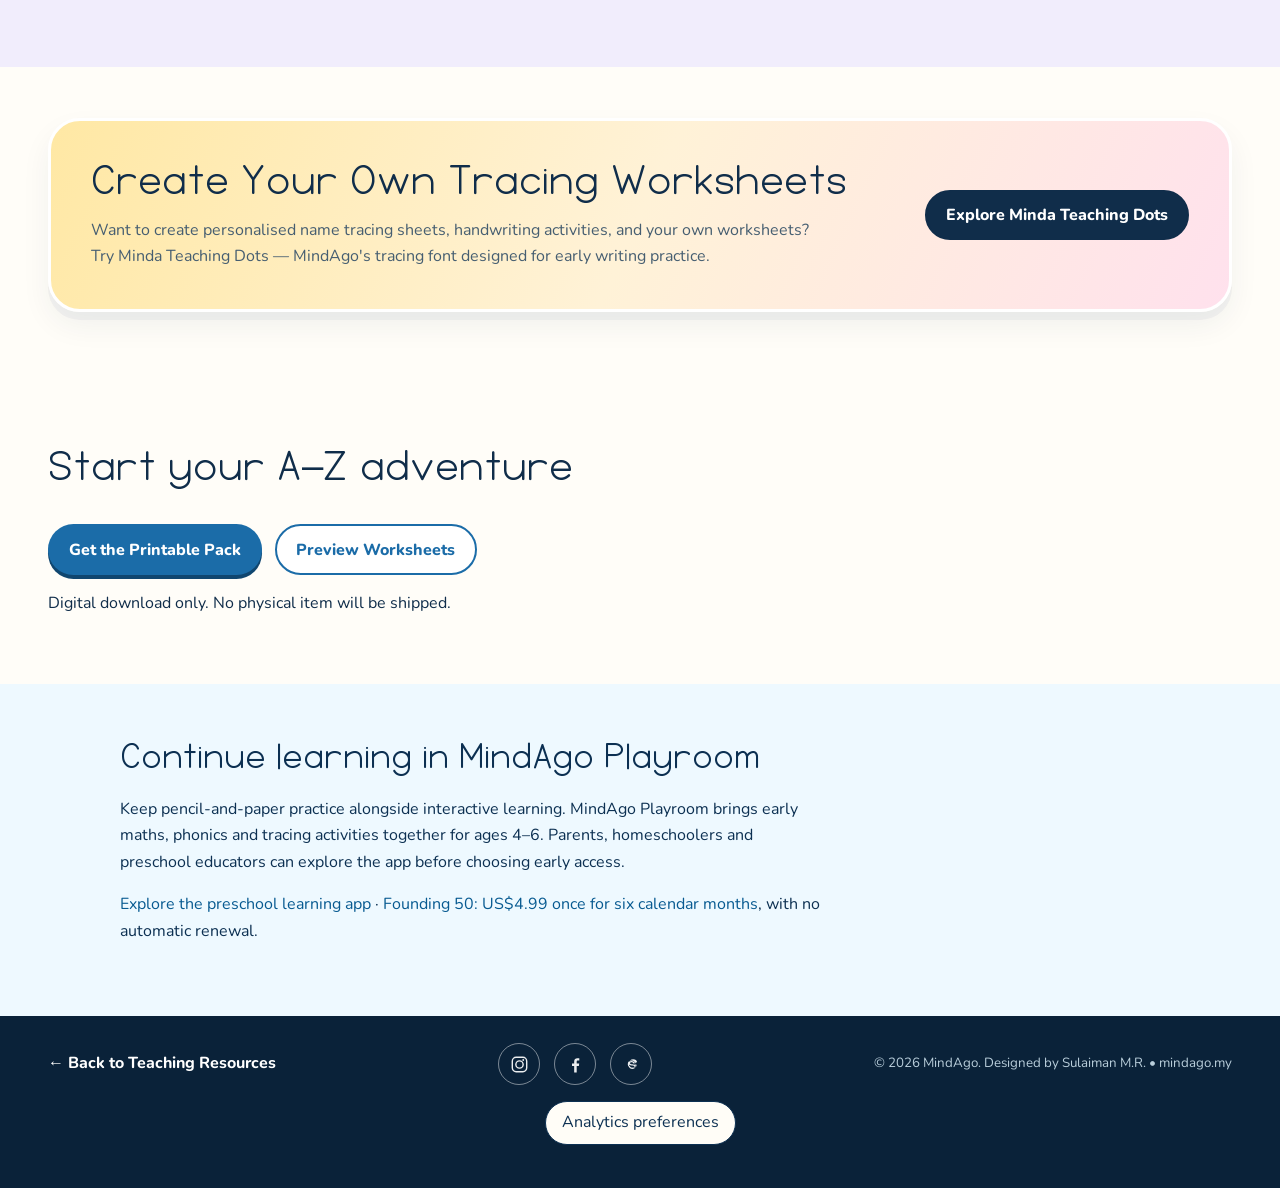
<file: teaching-resources/az-letter-tracing-adventure/index.html>
<!doctype html>
<html lang="en">
<head>
  <meta charset="utf-8">
  <meta name="viewport" content="width=device-width, initial-scale=1">
  <meta name="theme-color" content="#fff6dc">
  <title>A–Z Letter Tracing Worksheets for Preschool | MindAgo</title>
  <meta name="description" content="Make alphabet practice fun with MindAgo&#x27;s A–Z Letter Tracing Adventure — 26 colourful printable uppercase and lowercase tracing worksheets for preschool, homeschool and early learners.">
  <meta name="robots" content="index, follow">
  <link rel="canonical" href="https://mindago.my/teaching-resources/az-letter-tracing-adventure/">
  <meta property="og:type" content="website">
  <meta property="og:title" content="MindAgo A–Z Letter Tracing Adventure">
  <meta property="og:description" content="Make alphabet practice fun with MindAgo&#x27;s A–Z Letter Tracing Adventure — 26 colourful printable uppercase and lowercase tracing worksheets for preschool, homeschool and early learners.">
  <meta property="og:url" content="https://mindago.my/teaching-resources/az-letter-tracing-adventure/">
  <meta property="og:site_name" content="MindAgo">
  <meta property="og:image" content="https://mindago.my/teaching-resources/assets/products/az-letter-tracing/MindAgo_AZ_Letter_Tracing_Adventure_Cover.webp">
  <meta name="twitter:card" content="summary_large_image">
  <meta name="twitter:title" content="MindAgo A–Z Letter Tracing Adventure">
  <meta name="twitter:description" content="Make alphabet practice fun with MindAgo&#x27;s A–Z Letter Tracing Adventure — 26 colourful printable uppercase and lowercase tracing worksheets for preschool, homeschool and early learners.">
  <meta name="twitter:image" content="https://mindago.my/teaching-resources/assets/products/az-letter-tracing/MindAgo_AZ_Letter_Tracing_Adventure_Cover.webp">
  <link rel="icon" href="../../assets/branding/mindago_emblem.png?v=20260922c" type="image/png">
  <link rel="stylesheet" href="../styles.css?v=20260928b">
  <link rel="stylesheet" href="../detail.css?v=20260925a">
  <script type="application/ld+json">
{
  "@context": "https://schema.org",
  "@type": "Product",
  "name": "MindAgo A–Z Letter Tracing Adventure",
  "description": "Make alphabet practice fun with MindAgo's A–Z Letter Tracing Adventure — 26 colourful printable uppercase and lowercase tracing worksheets for preschool, homeschool and early learners.",
  "brand": {
    "@type": "Brand",
    "name": "MindAgo"
  },
  "category": "Educational Printable / Preschool Worksheet",
  "url": "https://mindago.my/teaching-resources/az-letter-tracing-adventure/",
  "image": "https://mindago.my/teaching-resources/assets/products/az-letter-tracing/MindAgo_AZ_Letter_Tracing_Adventure_Cover.webp"
}
</script>
  <script type="application/ld+json">
{
  "@context": "https://schema.org",
  "@type": "BreadcrumbList",
  "itemListElement": [
    {
      "@type": "ListItem",
      "position": 1,
      "name": "Home",
      "item": "https://mindago.my/"
    },
    {
      "@type": "ListItem",
      "position": 2,
      "name": "Teaching Resources",
      "item": "https://mindago.my/teaching-resources/"
    },
    {
      "@type": "ListItem",
      "position": 3,
      "name": "MindAgo A–Z Letter Tracing Adventure",
      "item": "https://mindago.my/teaching-resources/az-letter-tracing-adventure/"
    }
  ]
}
</script>
  <script src="/analytics.js?v=20261125a" defer></script>
  <link rel="stylesheet" href="/typography.css?v=20260928a">
  <link rel="stylesheet" href="/header.css?v=20261125a">
  <link rel="stylesheet" href="/motion.css?v=20260928c">
  <script src="/motion.js?v=20260928c" defer></script>
</head>
<body class="detail-page">
<a class="skip-link" href="#main-content">Skip to main content</a>
<header class="site-header"><div class="site-header__inner">
  <a class="site-brand" href="/" aria-label="MindAgo home"><img src="/assets/branding/mindago_logo_horizontal.png" width="7926" height="2670" alt="MindAgo"></a>
  <nav class="links" aria-label="Teaching resources navigation"><a class="books-link" href="../../books/">Books</a><a class="shop" href="../">Teaching Resources</a><a href="../#printables">Printables</a><a href="../#fonts">Fonts</a></nav>
</div></header>

<main id="main-content">
<nav class="wrap breadcrumbs" aria-label="Breadcrumb"><ol><li><a href="../../">Home</a></li><li><a href="../">Teaching Resources</a></li><li aria-current="page">A–Z Letter Tracing Adventure</li></ol></nav>
<section class="hero"><div class="wrap hero-grid">
  <div><span class="eyebrow">MindAgo Teaching Resources · Printable Pack</span>
    <h1>MindAgo A–Z Letter Tracing Adventure</h1>
    <p><strong>26 Alphabet Tracing Worksheets for Preschool &amp; Early Learners</strong></p>
    <p>Make alphabet practice more playful with the MindAgo A–Z Letter Tracing Adventure.</p>
    <p>This colourful printable pack includes one activity page for every letter from A to Z, helping young learners practise uppercase and lowercase letter formation while building early handwriting confidence.</p>
    <div class="chips"><span class="chip">A–Z</span><span class="chip">Uppercase + Lowercase</span><span class="chip">A4 + US Letter</span><span class="chip">Printable PDF</span></div>
    <div class="actions"><a class="btn primary" href="https://payhip.com/b/15FRS" data-product="az-letter-tracing-adventure" data-action="buy">Get the Printable Pack</a><a class="btn secondary" href="../assets/products/az-letter-tracing/MindAgo_AZ_Letter_Tracing_Adventure_PREVIEW.pdf" target="_blank" rel="noopener noreferrer">Preview Worksheets</a></div>
    <p class="delivery-note">Digital download only. No physical item will be shipped.</p>
  </div>
  <div class="specimen-board"><img class="product-cover" src="../assets/products/az-letter-tracing/MindAgo_AZ_Letter_Tracing_Adventure_Cover.webp" width="1600" height="2263" alt="MindAgo A–Z Letter Tracing Adventure printable alphabet tracing worksheets"></div>
</div></section>
<section><div class="wrap detail-content"><h2>What's Included</h2>
  <div class="uses">
    <div class="use">✓ 26 alphabet tracing activity worksheets</div>
    <div class="use">✓ Letters A through Z</div>
    <div class="use">✓ Uppercase and lowercase letter practice</div>
    <div class="use">✓ Colourful preschool-friendly illustrations</div>
    <div class="use">✓ A4 printable version</div>
    <div class="use">✓ US Letter printable version</div>
    <div class="use">✓ Easy home or classroom printing</div>
    <div class="use">✓ Instant digital download through Payhip</div>
  </div><p><strong>Digital product:</strong> printable files delivered through Payhip.</p>
</div></section>
<section class="teach"><div class="wrap detail-content"><h2>Perfect For</h2>
  <div class="uses">
    <div class="use">Preschool children</div>
    <div class="use">Kindergarten learners</div>
    <div class="use">Early handwriting practice</div>
    <div class="use">Homeschool families</div>
    <div class="use">Parents</div>
    <div class="use">Preschool teachers</div>
    <div class="use">Early-years classrooms</div>
    <div class="use">Learning centres</div>
  </div>
</div></section>
<section><div class="wrap detail-content"><h2>How It Works</h2><div class="products">
  <div class="card card-plain"><h3>1. Download</h3><p>Purchase securely through Payhip and receive the printable files.</p></div>
  <div class="card card-dots"><h3>2. Print</h3><p>Choose either the A4 or US Letter version.</p></div>
  <div class="card card-bundle"><h3>3. Trace &amp; Learn</h3><p>Let your child practise one letter at a time using the colourful MindAgo worksheets.</p></div>
</div></div></section>
<section class="worksheet-previews" aria-labelledby="az-preview-title"><div class="wrap detail-content"><h2 id="az-preview-title">Take a Peek Inside</h2><div class="worksheet-preview-grid">
  <figure class="worksheet-preview"><img src="../assets/products/az-letter-tracing/az-letter-tracing-preview-01.webp" width="1400" height="1979" loading="lazy" alt="MindAgo A–Z Letter Tracing Adventure worksheet preview 1: uppercase and lowercase tracing practice"><figcaption>Worksheet preview 1</figcaption></figure>
  <figure class="worksheet-preview"><img src="../assets/products/az-letter-tracing/az-letter-tracing-preview-02.webp" width="1400" height="1979" loading="lazy" alt="MindAgo A–Z Letter Tracing Adventure worksheet preview 2: uppercase and lowercase tracing practice"><figcaption>Worksheet preview 2</figcaption></figure>
  <figure class="worksheet-preview"><img src="../assets/products/az-letter-tracing/az-letter-tracing-preview-03.webp" width="1400" height="1979" loading="lazy" alt="MindAgo A–Z Letter Tracing Adventure worksheet preview 3: uppercase and lowercase tracing practice"><figcaption>Worksheet preview 3</figcaption></figure>
  <figure class="worksheet-preview"><img src="../assets/products/az-letter-tracing/az-letter-tracing-preview-04.webp" width="1400" height="1979" loading="lazy" alt="MindAgo A–Z Letter Tracing Adventure worksheet preview 4: uppercase and lowercase tracing practice"><figcaption>Worksheet preview 4</figcaption></figure>
</div><p><a class="btn secondary" href="../assets/products/az-letter-tracing/MindAgo_AZ_Letter_Tracing_Adventure_PREVIEW.pdf" target="_blank" rel="noopener noreferrer">View PDF Preview</a></p></div></section>
<section class="teach"><div class="wrap detail-content"><h2>Printing Information</h2>
  <p>Your download includes both A4 and US Letter versions, so you can choose the format that best matches your printer and paper.</p>
  <p>For best results:</p><ul><li>Print at 100% / Actual Size</li><li>Use standard white paper</li><li>Select high-quality colour printing when available</li></ul>
</div></section>
<section><div class="wrap detail-content"><div class="cta"><div><h2>Create Your Own Tracing Worksheets</h2>
  <p>Want to create personalised name tracing sheets, handwriting activities, and your own worksheets?</p>
  <p>Try Minda Teaching Dots — MindAgo's tracing font designed for early writing practice.</p></div>
  <a class="btn secondary" href="../minda-dots/">Explore Minda Teaching Dots</a>
</div></div></section>
<section><div class="wrap detail-content"><h2>Start your A–Z adventure</h2><div class="actions"><a class="btn primary" href="https://payhip.com/b/15FRS" data-product="az-letter-tracing-adventure" data-action="buy">Get the Printable Pack</a><a class="btn secondary" href="../assets/products/az-letter-tracing/MindAgo_AZ_Letter_Tracing_Adventure_PREVIEW.pdf" target="_blank" rel="noopener noreferrer">Preview Worksheets</a></div><p>Digital download only. No physical item will be shipped.</p></div></section>

<section class="playroom-resource-link" aria-labelledby="playroom-next-title">
  <div class="playroom-resource-link__inner">
    <h2 id="playroom-next-title">Continue learning in MindAgo Playroom</h2>
    <p>Keep pencil-and-paper practice alongside interactive learning. MindAgo Playroom brings early maths, phonics and tracing activities together for ages 4–6. Parents, homeschoolers and preschool educators can explore the app before choosing early access.</p>
    <p><a href="/preschool-learning-app/">Explore the preschool learning app</a> · <a href="https://join.mindago.my/founding50">Founding 50: US$4.99 once for six calendar months</a>, with no automatic renewal.</p>
  </div>
</section>
</main>
<footer><div class="wrap foot"><a href="../">← Back to Teaching Resources</a><nav class="footer-social" aria-label="MindAgo social media">
  <a href="https://www.instagram.com/mindago.my/" target="_blank" rel="me noopener noreferrer" aria-label="MindAgo on Instagram"><svg viewBox="0 0 24 24" aria-hidden="true"><path d="M7.75 2h8.5A5.75 5.75 0 0 1 22 7.75v8.5A5.75 5.75 0 0 1 16.25 22h-8.5A5.75 5.75 0 0 1 2 16.25v-8.5A5.75 5.75 0 0 1 7.75 2Zm0 1.8A3.95 3.95 0 0 0 3.8 7.75v8.5a3.95 3.95 0 0 0 3.95 3.95h8.5a3.95 3.95 0 0 0 3.95-3.95v-8.5a3.95 3.95 0 0 0-3.95-3.95h-8.5Zm8.95 1.35a1.15 1.15 0 1 1 0 2.3 1.15 1.15 0 0 1 0-2.3ZM12 6.5A5.5 5.5 0 1 1 6.5 12 5.5 5.5 0 0 1 12 6.5Zm0 1.8A3.7 3.7 0 1 0 15.7 12 3.7 3.7 0 0 0 12 8.3Z"/></svg></a>
  <a href="https://www.facebook.com/122094181443495933" target="_blank" rel="me noopener noreferrer" aria-label="MindAgo on Facebook"><svg viewBox="0 0 24 24" aria-hidden="true"><path d="M13.5 22v-8.2h2.76l.41-3.2H13.5V8.56c0-.93.26-1.56 1.59-1.56h1.7V4.14c-.29-.04-1.28-.14-2.43-.14-2.4 0-4.04 1.46-4.04 4.15v2.45H7.6v3.2h2.72V22h3.18Z"/></svg></a>
  <a href="https://www.threads.com/@mindago.my" target="_blank" rel="me noopener noreferrer" aria-label="MindAgo on Threads"><svg viewBox="0 0 24 24" aria-hidden="true"><path d="M16.3 11.1c-.1-2.6-1.6-4-4.2-4-2.9 0-4.8 1.8-4.8 4.5 0 2.7 1.9 4.5 4.8 4.5 2.3 0 4-1 4.7-2.9.2-.5.3-1 .3-1.5 0-.2 0-.4-.1-.6.9.4 1.4 1.1 1.4 2 0 1.7-1.5 3.1-4.2 3.1-3.3 0-5.6-2-5.6-5.4 0-3.2 2.3-5.5 5.5-5.5 2.9 0 4.7 1.5 5 4l-1.8.2Zm-1.4 1.1c-.5-.2-1.1-.3-1.8-.4-.8-.1-1.7-.2-2.3-.5-.4-.2-.6-.5-.6-.9 0-.7.7-1.2 1.8-1.2 1.2 0 2 .5 2.3 1.6l1.6-.4c-.4-1.8-1.8-2.8-3.9-2.8-2.1 0-3.6 1.1-3.6 2.8 0 1.3.7 2.1 2.1 2.5.7.2 1.6.3 2.5.4 1.5.2 2.2.5 2.2 1.3 0 .9-.9 1.5-2.3 1.5-1.4 0-2.4-.7-2.7-1.9l-1.6.4c.5 2 2.1 3.1 4.4 3.1 2.4 0 4-1.2 4-3.1 0-1.4-.8-2.3-2.1-2.8Z"/></svg></a>
</nav><small>© 2026 MindAgo. Designed by Sulaiman M.R. • mindago.my</small></div></footer>
</body>
</html>
</file>
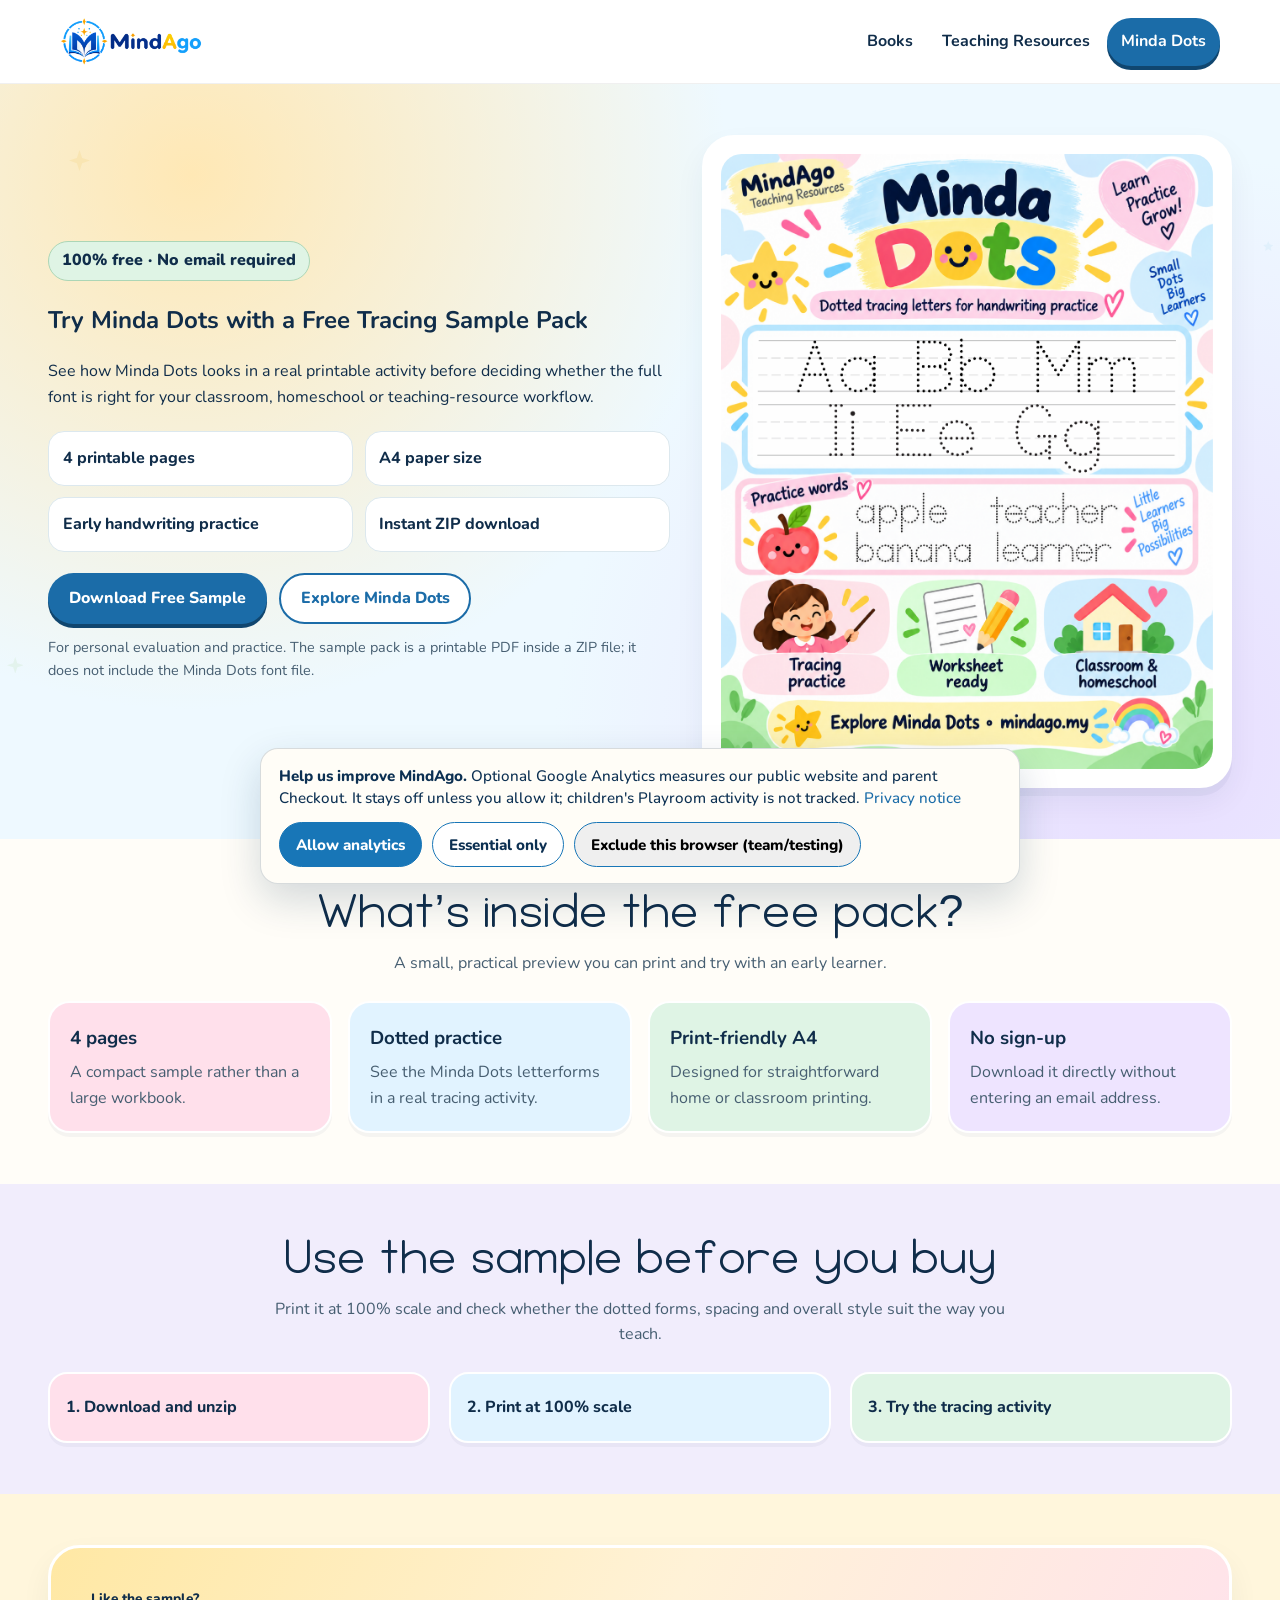
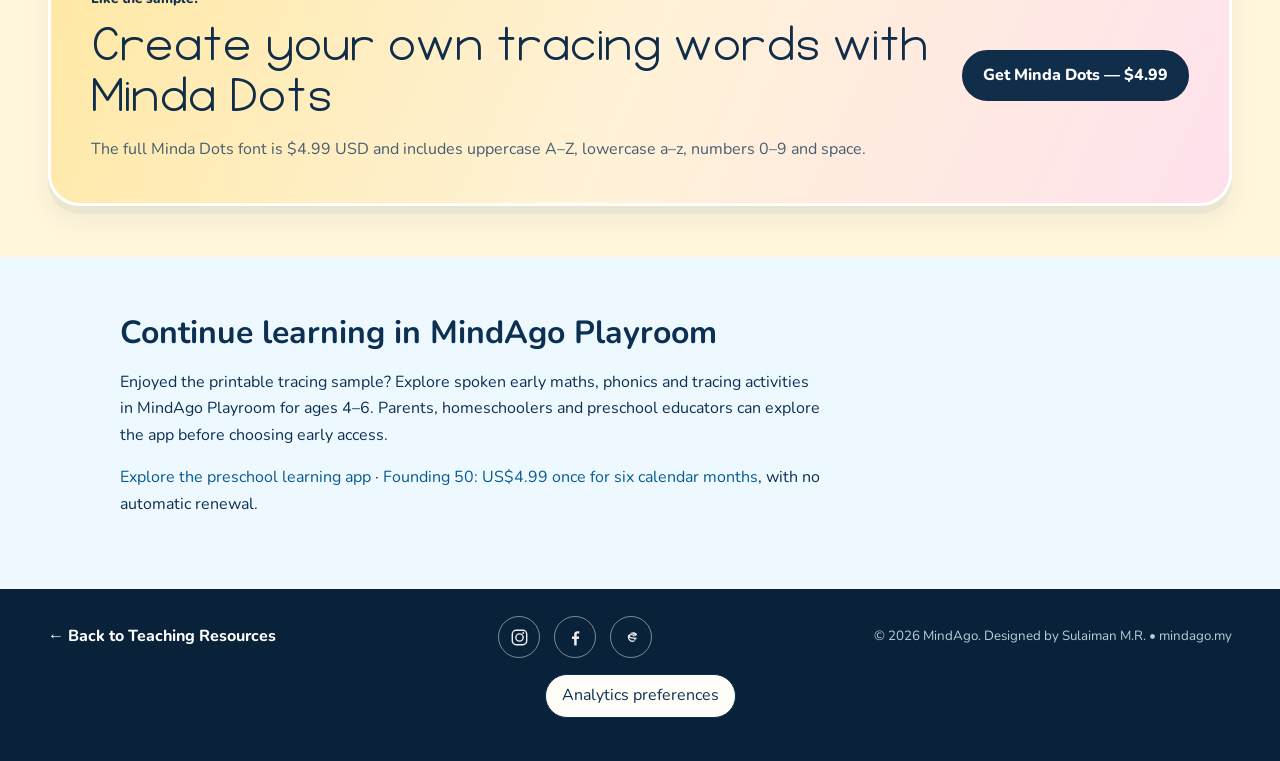
<file: teaching-resources/free-sample/index.html>
<!doctype html>
<html lang="en">
<head>
  <meta charset="utf-8">
  <meta name="viewport" content="width=device-width, initial-scale=1">
  <meta name="theme-color" content="#fff6dc">
  <title>Free Minda Dots Tracing Sample Pack | MindAgo</title>
  <meta name="description" content="Download a free 4-page A4 Minda Dots tracing sample pack for preschool handwriting practice. No email required.">
  <meta name="robots" content="index, follow">
  <link rel="canonical" href="https://mindago.my/teaching-resources/free-sample/">
  <meta property="og:type" content="website">
  <meta property="og:title" content="Free Minda Dots Tracing Sample Pack | MindAgo">
  <meta property="og:description" content="Try Minda Dots with a free 4-page A4 tracing sample pack for early handwriting practice.">
  <meta property="og:url" content="https://mindago.my/teaching-resources/free-sample/">
  <meta property="og:site_name" content="MindAgo">
  <meta property="og:image" content="https://mindago.my/teaching-resources/assets/images/minda-dots-poster-full.png">
  <meta name="twitter:card" content="summary_large_image">
  <meta name="twitter:title" content="Free Minda Dots Tracing Sample Pack | MindAgo">
  <meta name="twitter:description" content="Try Minda Dots with a free 4-page A4 tracing sample pack for early handwriting practice.">
  <meta name="twitter:image" content="https://mindago.my/teaching-resources/assets/images/minda-dots-poster-full.png">
  <link rel="icon" href="../../assets/branding/mindago_emblem.png?v=20260922c" type="image/png">
  <link rel="stylesheet" href="../styles.css?v=20260928b">
  <style>
    .free-sample-hero { background: radial-gradient(circle at 15% 12%,#ffe8b5 0,transparent 42%),radial-gradient(circle at 90% 88%,#e8ddff 0,transparent 45%),#eef9ff; }
    .sample-download-grid { display:grid; gap:2rem; align-items:center; }
    .sample-cover-card { background:#fff; border:3px solid #fff; border-radius:2rem; box-shadow:var(--shadow); padding:1rem; }
    .sample-cover-card img { width:100%; height:auto; object-fit:contain; border-radius:1.3rem; }
    .free-badge { display:inline-flex; padding:.38rem .8rem; border-radius:999px; background:var(--mint); border:1px solid #acd6b6; font-weight:850; }
    .sample-facts { display:grid; grid-template-columns:repeat(2,minmax(0,1fr)); gap:.7rem; margin:1.3rem 0; }
    .sample-fact { background:#fff; border:1px solid #dce8ee; border-radius:1rem; padding:.85rem; font-weight:750; }
    .download-actions { display:flex; flex-wrap:wrap; gap:.75rem; align-items:center; }
    .download-note { color:var(--muted); font-size:.9rem; margin:.75rem 0 0; }
    .inside-grid { display:grid; gap:1rem; }
    .inside-card { border-radius:1.35rem; padding:1.25rem; border:2px solid white; box-shadow:0 4px 0 rgba(16,45,74,.04); }
    .inside-card:nth-child(1){background:var(--pink)} .inside-card:nth-child(2){background:var(--sky)} .inside-card:nth-child(3){background:var(--mint)} .inside-card:nth-child(4){background:var(--lav)}
    .inside-card h3 { margin:.1rem 0 .35rem; }
    .inside-card p { margin:0; color:var(--muted); }
    .try-full { background:#fff6dc; }
    @media(min-width:48rem){ .sample-download-grid{grid-template-columns:1.08fr .92fr} .inside-grid{grid-template-columns:repeat(4,minmax(0,1fr))} }
    @media(max-width:32rem){ .sample-facts{grid-template-columns:1fr} .download-actions .btn{width:100%} }
  </style>
  <script type="application/ld+json">
  {
    "@context": "https://schema.org",
    "@type": "LearningResource",
    "name": "Minda Dots Free Sample Pack",
    "description": "A free 4-page A4 printable sample pack for early handwriting and tracing practice using Minda Dots.",
    "url": "https://mindago.my/teaching-resources/free-sample/",
    "image": "https://mindago.my/teaching-resources/assets/images/minda-dots-poster-full.png",
    "isAccessibleForFree": true,
    "inLanguage": "en",
    "educationalLevel": "Preschool",
    "learningResourceType": "Printable tracing practice",
    "publisher": {
      "@type": "Organization",
      "name": "MindAgo",
      "url": "https://mindago.my/"
    }
  }
  </script>
  <script src="/analytics.js?v=20261125a" defer></script>
  <link rel="stylesheet" href="/typography.css?v=20260928a">
  <link rel="stylesheet" href="/header.css?v=20261125a">
  <link rel="stylesheet" href="/motion.css?v=20260928c">
  <script src="/motion.js?v=20260928c" defer></script>
</head>
<body>
<a class="skip-link" href="#main-content">Skip to main content</a>
<header class="site-header"><div class="site-header__inner">
  <a class="site-brand" href="/" aria-label="MindAgo home"><img src="/assets/branding/mindago_logo_horizontal.png" width="7926" height="2670" alt="MindAgo"></a>
  <nav class="links" aria-label="Teaching resources navigation"><a class="books-link" href="../../books/">Books</a><a href="../">Teaching Resources</a><a class="shop btn primary" href="../minda-dots/">Minda Dots</a></nav>
</div></header>

<main id="main-content">
<section class="free-sample-hero">
  <div class="wrap sample-download-grid">
    <div>
      <span class="free-badge">100% free · No email required</span>
      <h1>Try Minda Dots with a Free Tracing Sample Pack</h1>
      <p>See how Minda Dots looks in a real printable activity before deciding whether the full font is right for your classroom, homeschool or teaching-resource workflow.</p>
      <div class="sample-facts">
        <div class="sample-fact">4 printable pages</div>
        <div class="sample-fact">A4 paper size</div>
        <div class="sample-fact">Early handwriting practice</div>
        <div class="sample-fact">Instant ZIP download</div>
      </div>
      <div class="download-actions">
        <a class="btn primary" id="free-sample-download" href="/teaching-resources/free-sample/MindAgo_Minda_Dots_Free_Sample_A4.zip" data-action="free-sample" data-sample="minda-dots-a4" download>Download Free Sample</a>
        <a class="btn secondary" href="../minda-dots/">Explore Minda Dots</a>
      </div>
      <p class="download-note">For personal evaluation and practice. The sample pack is a printable PDF inside a ZIP file; it does not include the Minda Dots font file.</p>
    </div>
    <div class="sample-cover-card">
      <img src="../assets/images/minda-dots-poster-full.png" width="4676" height="5842" alt="Minda Dots tracing font teaching example">
    </div>
  </div>
</section>

<section>
  <div class="wrap">
    <div class="section-head"><h2>What’s inside the free pack?</h2><p>A small, practical preview you can print and try with an early learner.</p></div>
    <div class="inside-grid">
      <article class="inside-card"><h3>4 pages</h3><p>A compact sample rather than a large workbook.</p></article>
      <article class="inside-card"><h3>Dotted practice</h3><p>See the Minda Dots letterforms in a real tracing activity.</p></article>
      <article class="inside-card"><h3>Print-friendly A4</h3><p>Designed for straightforward home or classroom printing.</p></article>
      <article class="inside-card"><h3>No sign-up</h3><p>Download it directly without entering an email address.</p></article>
    </div>
  </div>
</section>

<section class="teach">
  <div class="wrap">
    <div class="section-head"><h2>Use the sample before you buy</h2><p>Print it at 100% scale and check whether the dotted forms, spacing and overall style suit the way you teach.</p></div>
    <div class="uses">
      <div class="use">1. Download and unzip</div>
      <div class="use">2. Print at 100% scale</div>
      <div class="use">3. Try the tracing activity</div>
    </div>
  </div>
</section>

<section class="try-full">
  <div class="wrap">
    <div class="cta">
      <div><span class="cta-kicker">Like the sample?</span><h2>Create your own tracing words with Minda Dots</h2><p>The full Minda Dots font is $4.99 USD and includes uppercase A–Z, lowercase a–z, numbers 0–9 and space.</p></div>
      <a class="btn secondary" href="https://payhip.com/b/9gBRV" data-product="minda-dots" data-action="buy">Get Minda Dots — $4.99</a>
    </div>
  </div>
</section>

<section class="playroom-resource-link" aria-labelledby="playroom-next-title">
  <div class="playroom-resource-link__inner">
    <h2 id="playroom-next-title">Continue learning in MindAgo Playroom</h2>
    <p>Enjoyed the printable tracing sample? Explore spoken early maths, phonics and tracing activities in MindAgo Playroom for ages 4–6. Parents, homeschoolers and preschool educators can explore the app before choosing early access.</p>
    <p><a href="/preschool-learning-app/">Explore the preschool learning app</a> · <a href="https://join.mindago.my/founding50">Founding 50: US$4.99 once for six calendar months</a>, with no automatic renewal.</p>
  </div>
</section>
</main>

<footer><div class="wrap foot"><a href="../">← Back to Teaching Resources</a><nav class="footer-social" aria-label="MindAgo social media">
  <a href="https://www.instagram.com/mindago.my/" target="_blank" rel="me noopener noreferrer" aria-label="MindAgo on Instagram"><svg viewBox="0 0 24 24" aria-hidden="true"><path d="M7.75 2h8.5A5.75 5.75 0 0 1 22 7.75v8.5A5.75 5.75 0 0 1 16.25 22h-8.5A5.75 5.75 0 0 1 2 16.25v-8.5A5.75 5.75 0 0 1 7.75 2Zm0 1.8A3.95 3.95 0 0 0 3.8 7.75v8.5a3.95 3.95 0 0 0 3.95 3.95h8.5a3.95 3.95 0 0 0 3.95-3.95v-8.5a3.95 3.95 0 0 0-3.95-3.95h-8.5Zm8.95 1.35a1.15 1.15 0 1 1 0 2.3 1.15 1.15 0 0 1 0-2.3ZM12 6.5A5.5 5.5 0 1 1 6.5 12 5.5 5.5 0 0 1 12 6.5Zm0 1.8A3.7 3.7 0 1 0 15.7 12 3.7 3.7 0 0 0 12 8.3Z"/></svg></a>
  <a href="https://www.facebook.com/122094181443495933" target="_blank" rel="me noopener noreferrer" aria-label="MindAgo on Facebook"><svg viewBox="0 0 24 24" aria-hidden="true"><path d="M13.5 22v-8.2h2.76l.41-3.2H13.5V8.56c0-.93.26-1.56 1.59-1.56h1.7V4.14c-.29-.04-1.28-.14-2.43-.14-2.4 0-4.04 1.46-4.04 4.15v2.45H7.6v3.2h2.72V22h3.18Z"/></svg></a>
  <a href="https://www.threads.com/@mindago.my" target="_blank" rel="me noopener noreferrer" aria-label="MindAgo on Threads"><svg viewBox="0 0 24 24" aria-hidden="true"><path d="M16.3 11.1c-.1-2.6-1.6-4-4.2-4-2.9 0-4.8 1.8-4.8 4.5 0 2.7 1.9 4.5 4.8 4.5 2.3 0 4-1 4.7-2.9.2-.5.3-1 .3-1.5 0-.2 0-.4-.1-.6.9.4 1.4 1.1 1.4 2 0 1.7-1.5 3.1-4.2 3.1-3.3 0-5.6-2-5.6-5.4 0-3.2 2.3-5.5 5.5-5.5 2.9 0 4.7 1.5 5 4l-1.8.2Zm-1.4 1.1c-.5-.2-1.1-.3-1.8-.4-.8-.1-1.7-.2-2.3-.5-.4-.2-.6-.5-.6-.9 0-.7.7-1.2 1.8-1.2 1.2 0 2 .5 2.3 1.6l1.6-.4c-.4-1.8-1.8-2.8-3.9-2.8-2.1 0-3.6 1.1-3.6 2.8 0 1.3.7 2.1 2.1 2.5.7.2 1.6.3 2.5.4 1.5.2 2.2.5 2.2 1.3 0 .9-.9 1.5-2.3 1.5-1.4 0-2.4-.7-2.7-1.9l-1.6.4c.5 2 2.1 3.1 4.4 3.1 2.4 0 4-1.2 4-3.1 0-1.4-.8-2.3-2.1-2.8Z"/></svg></a>
</nav><small>© 2026 MindAgo. Designed by Sulaiman M.R. • mindago.my</small></div></footer>
</body>
</html>
</file>
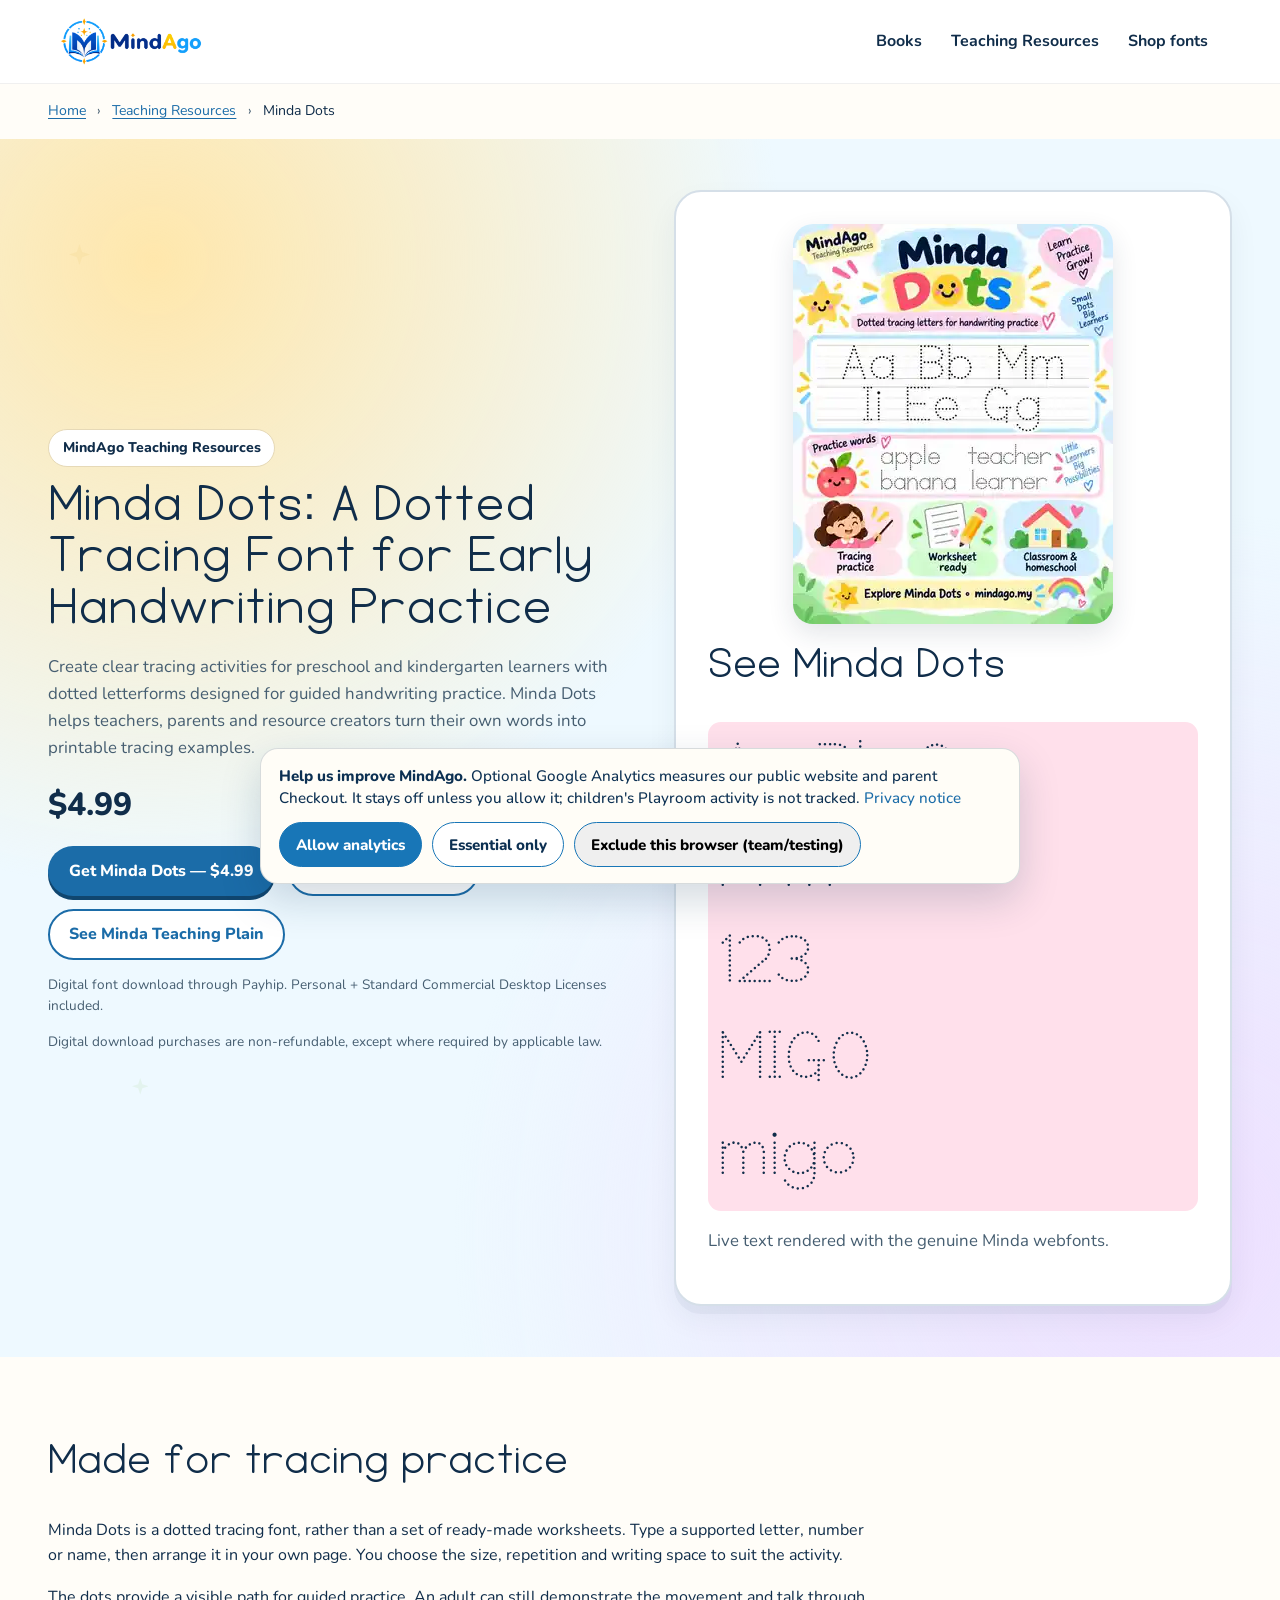
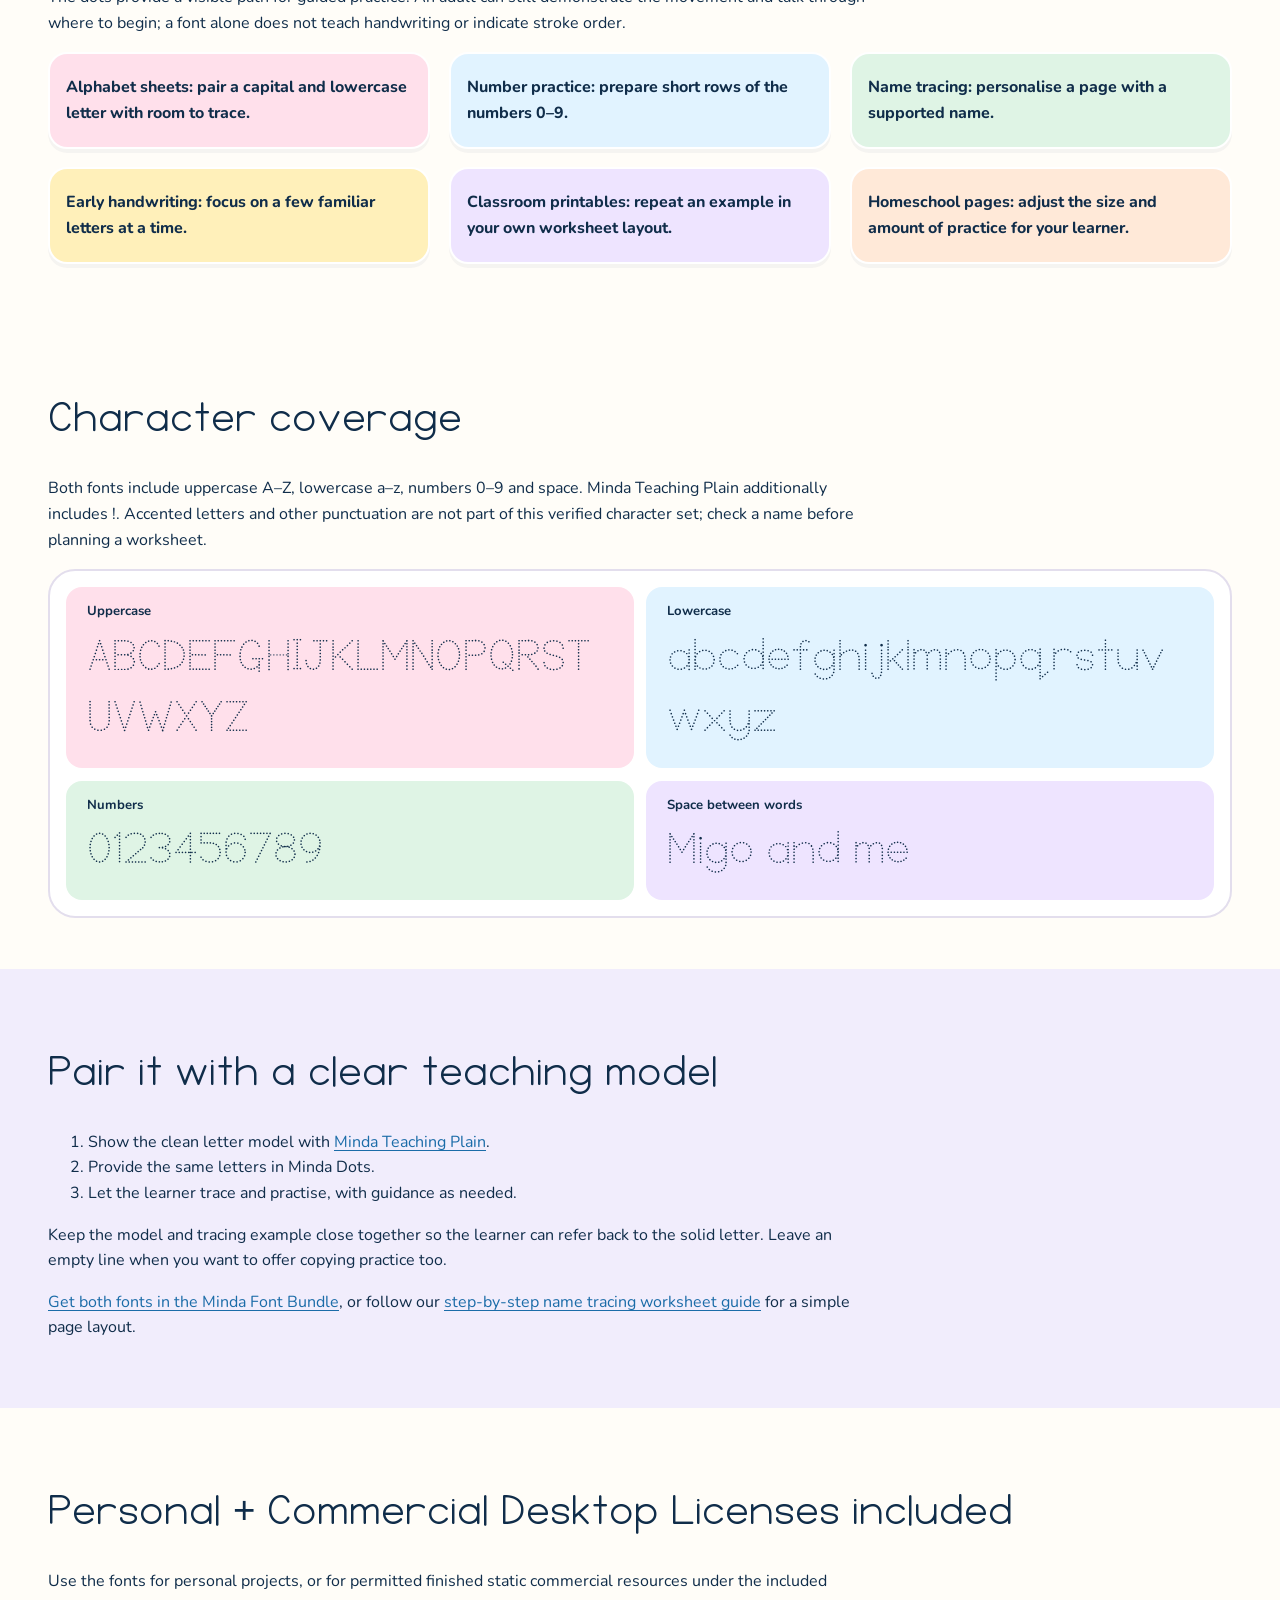
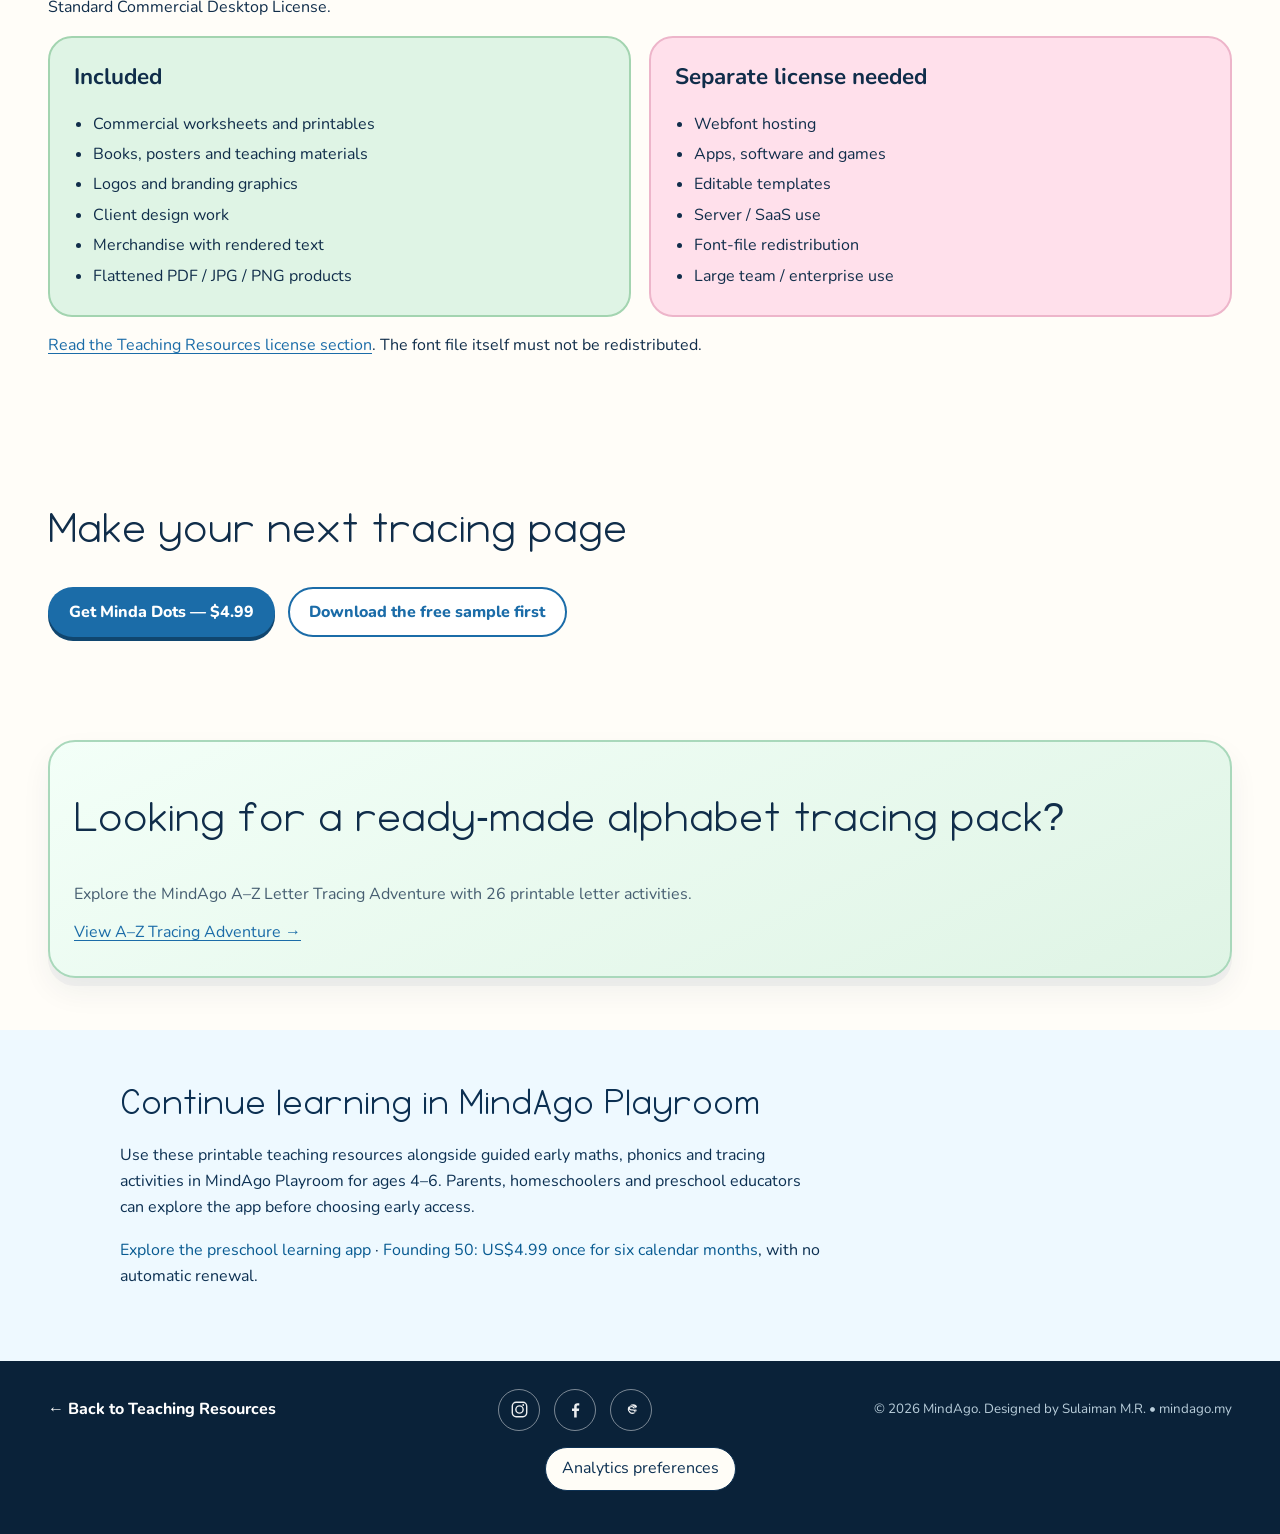
<file: teaching-resources/minda-dots/index.html>
<!doctype html>
<html lang="en">
<head>
  <meta charset="utf-8">
  <meta name="viewport" content="width=device-width, initial-scale=1">
  <meta name="theme-color" content="#fff6dc">
  <title>Minda Dots – Tracing Font for Preschool &amp; Kindergarten | MindAgo</title>
  <meta name="description" content="Minda Dots is a dotted tracing font for preschool and kindergarten handwriting worksheets, letter practice, name tracing and teaching resources.">
  <meta name="robots" content="index, follow">
  <link rel="canonical" href="https://mindago.my/teaching-resources/minda-dots/">
  <meta property="og:type" content="website">
  <meta property="og:title" content="Minda Dots – Tracing Font for Preschool &amp; Kindergarten | MindAgo">
  <meta property="og:description" content="Minda Dots is a dotted tracing font for preschool and kindergarten handwriting worksheets, letter practice, name tracing and teaching resources.">
  <meta property="og:url" content="https://mindago.my/teaching-resources/minda-dots/">
  <meta property="og:site_name" content="MindAgo">
  <meta property="og:image" content="https://mindago.my/teaching-resources/assets/images/minda-dots.webp">
  <meta property="og:image:width" content="320">
  <meta property="og:image:height" content="400">
  <meta name="twitter:card" content="summary_large_image">
  <meta name="twitter:title" content="Minda Dots – Tracing Font for Preschool &amp; Kindergarten | MindAgo">
  <meta name="twitter:description" content="Minda Dots is a dotted tracing font for preschool and kindergarten handwriting worksheets, letter practice, name tracing and teaching resources.">
  <meta name="twitter:image" content="https://mindago.my/teaching-resources/assets/images/minda-dots.webp">
  <link rel="icon" href="../../assets/branding/mindago_emblem.png?v=20260922c" type="image/png">
  <link rel="stylesheet" href="../styles.css?v=20260928b">
  <link rel="stylesheet" href="../detail.css?v=20260923a">
<script type="application/ld+json">
{
  "@context": "https://schema.org",
  "@type": "Product",
  "name": "Minda Dots",
  "image": [
    "https://mindago.my/teaching-resources/assets/images/minda-dots.webp"
  ],
  "description": "Minda Dots is a dotted tracing font for preschool and kindergarten handwriting worksheets, letter practice, name tracing and teaching resources.",
  "brand": {
    "@type": "Brand",
    "name": "MindAgo"
  },
  "category": "Digital handwriting tracing font",
  "url": "https://mindago.my/teaching-resources/minda-dots/",
  "offers": {
    "@type": "Offer",
    "url": "https://payhip.com/b/9gBRV",
    "priceCurrency": "USD",
    "price": "4.99",
    "availability": "https://schema.org/InStock",
    "itemCondition": "https://schema.org/NewCondition"
  }
}
</script>
<script type="application/ld+json">
{
  "@context": "https://schema.org",
  "@type": "BreadcrumbList",
  "itemListElement": [
    {
      "@type": "ListItem",
      "position": 1,
      "name": "Home",
      "item": "https://mindago.my/"
    },
    {
      "@type": "ListItem",
      "position": 2,
      "name": "Teaching Resources",
      "item": "https://mindago.my/teaching-resources/"
    },
    {
      "@type": "ListItem",
      "position": 3,
      "name": "Minda Dots",
      "item": "https://mindago.my/teaching-resources/minda-dots/"
    }
  ]
}
</script>
  <script src="/analytics.js?v=20261125a" defer></script>
  <link rel="stylesheet" href="/typography.css?v=20260928a">
  <link rel="stylesheet" href="/header.css?v=20261125a">
  <link rel="stylesheet" href="/motion.css?v=20260928c">
  <script src="/motion.js?v=20260928c" defer></script>
</head>
<body class="detail-page">
<a class="skip-link" href="#main-content">Skip to main content</a>
<header class="site-header"><div class="site-header__inner">
  <a class="site-brand" href="/" aria-label="MindAgo home"><img src="/assets/branding/mindago_logo_horizontal.png" width="7926" height="2670" alt="MindAgo"></a>
  <nav class="links" aria-label="Teaching resources navigation"><a class="books-link" href="../../books/">Books</a><a class="shop" href="../">Teaching Resources</a><a href="../#fonts">Shop fonts</a></nav>
</div></header>
<main id="main-content">
<nav class="wrap breadcrumbs" aria-label="Breadcrumb"><ol><li><a href="../../">Home</a></li><li><a href="../">Teaching Resources</a></li><li aria-current="page">Minda Dots</li></ol></nav>
<section class="hero"><div class="wrap hero-grid"><div><span class="eyebrow">MindAgo Teaching Resources</span><h1>Minda Dots: A Dotted Tracing Font for Early Handwriting Practice</h1><p>Create clear tracing activities for preschool and kindergarten learners with dotted letterforms designed for guided handwriting practice. Minda Dots helps teachers, parents and resource creators turn their own words into printable tracing examples.</p><p class="detail-price">$4.99</p><div class="actions"><a class="btn primary" href="https://payhip.com/b/9gBRV" data-product="minda-dots" data-action="buy">Get Minda Dots — $4.99</a><a class="btn secondary" href="../free-sample/">Try the free sample</a><a class="btn secondary" href="../minda-teaching-plain/">See Minda Teaching Plain</a></div><p class="delivery-note">Digital font download through Payhip. Personal + Standard Commercial Desktop Licenses included.</p><p class="delivery-note">Digital download purchases are non-refundable, except where required by applicable law.</p></div><div class="specimen-board"><img class="product-cover" src="../assets/images/minda-dots.webp" width="320" height="400" alt="Minda Dots tracing font product cover"><h2>See Minda Dots</h2><div class="specimen dots">Aa Bb Cc<br>M m<br>123<br>MIGO<br>migo</div><p class="specimen-note">Live text rendered with the genuine Minda webfonts.</p></div></div></section><section class=""><div class="wrap detail-content"><h2>Made for tracing practice</h2><p>Minda Dots is a dotted tracing font, rather than a set of ready-made worksheets. Type a supported letter, number or name, then arrange it in your own page. You choose the size, repetition and writing space to suit the activity.</p><p>The dots provide a visible path for guided practice. An adult can still demonstrate the movement and talk through where to begin; a font alone does not teach handwriting or indicate stroke order.</p><div class="uses"><div class="use">Alphabet sheets: pair a capital and lowercase letter with room to trace.</div><div class="use">Number practice: prepare short rows of the numbers 0–9.</div><div class="use">Name tracing: personalise a page with a supported name.</div><div class="use">Early handwriting: focus on a few familiar letters at a time.</div><div class="use">Classroom printables: repeat an example in your own worksheet layout.</div><div class="use">Homeschool pages: adjust the size and amount of practice for your learner.</div></div></div></section>
<section class=""><div class="wrap detail-content"><h2>Character coverage</h2><p>Both fonts include uppercase A–Z, lowercase a–z, numbers 0–9 and space. Minda Teaching Plain additionally includes !. Accented letters and other punctuation are not part of this verified character set; check a name before planning a worksheet.</p><div class="coverage"><div class="coverage-groups"><div class="character-group"><h3>Uppercase</h3><div class="alphabet dots">ABCDEFGHIJKLMNOPQRSTUVWXYZ</div></div><div class="character-group"><h3>Lowercase</h3><div class="alphabet dots">abcdefghijklmnopqrstuvwxyz</div></div><div class="character-group"><h3>Numbers</h3><div class="alphabet dots">0123456789</div></div><div class="character-group"><h3>Space between words</h3><div class="alphabet dots">Migo and me</div></div></div></div></div></section>
<section class="teach"><div class="wrap detail-content"><h2>Pair it with a clear teaching model</h2><ol><li>Show the clean letter model with <a href="../minda-teaching-plain/">Minda Teaching Plain</a>.</li><li>Provide the same letters in Minda Dots.</li><li>Let the learner trace and practise, with guidance as needed.</li></ol><p>Keep the model and tracing example close together so the learner can refer back to the solid letter. Leave an empty line when you want to offer copying practice too.</p><p><a href="../minda-font-bundle/">Get both fonts in the Minda Font Bundle</a>, or follow our <a href="../guides/how-to-make-name-tracing-worksheets/">step-by-step name tracing worksheet guide</a> for a simple page layout.</p></div></section>
<section class=""><div class="wrap detail-content"><h2>Personal + Commercial Desktop Licenses included</h2><p>Use the fonts for personal projects, or for permitted finished static commercial resources under the included Standard Commercial Desktop License.</p>
<div class="license-grid"><div class="license-card good"><h3>Included</h3><ul><li>Commercial worksheets and printables</li><li>Books, posters and teaching materials</li><li>Logos and branding graphics</li><li>Client design work</li><li>Merchandise with rendered text</li><li>Flattened PDF / JPG / PNG products</li></ul></div><div class="license-card more"><h3>Separate license needed</h3><ul><li>Webfont hosting</li><li>Apps, software and games</li><li>Editable templates</li><li>Server / SaaS use</li><li>Font-file redistribution</li><li>Large team / enterprise use</li></ul></div></div>
<p><a href="../#license">Read the Teaching Resources license section</a>. The font file itself must not be redistributed.</p></div></section>
<section class=""><div class="wrap detail-content"><h2>Make your next tracing page</h2><div class="actions"><a class="btn primary" href="https://payhip.com/b/9gBRV" data-product="minda-dots" data-action="buy">Get Minda Dots — $4.99</a><a class="btn secondary" href="../free-sample/">Download the free sample first</a></div></div></section>

<section><div class="wrap detail-content"><div class="card card-printable"><h2>Looking for a ready-made alphabet tracing pack?</h2><p>Explore the MindAgo A–Z Letter Tracing Adventure with 26 printable letter activities.</p><p><a href="../az-letter-tracing-adventure/">View A–Z Tracing Adventure →</a></p></div></div></section>

<section class="playroom-resource-link" aria-labelledby="playroom-next-title">
  <div class="playroom-resource-link__inner">
    <h2 id="playroom-next-title">Continue learning in MindAgo Playroom</h2>
    <p>Use these printable teaching resources alongside guided early maths, phonics and tracing activities in MindAgo Playroom for ages 4–6. Parents, homeschoolers and preschool educators can explore the app before choosing early access.</p>
    <p><a href="/preschool-learning-app/">Explore the preschool learning app</a> · <a href="https://join.mindago.my/founding50">Founding 50: US$4.99 once for six calendar months</a>, with no automatic renewal.</p>
  </div>
</section>
</main>
<footer><div class="wrap foot"><a href="../">← Back to Teaching Resources</a><nav class="footer-social" aria-label="MindAgo social media">
  <a
    href="https://www.instagram.com/mindago.my/"
    target="_blank"
    rel="me noopener noreferrer"
    aria-label="MindAgo on Instagram"
  >
    <svg viewBox="0 0 24 24" aria-hidden="true">
      <path d="M7.75 2h8.5A5.75 5.75 0 0 1 22 7.75v8.5A5.75 5.75 0 0 1 16.25 22h-8.5A5.75 5.75 0 0 1 2 16.25v-8.5A5.75 5.75 0 0 1 7.75 2Zm0 1.8A3.95 3.95 0 0 0 3.8 7.75v8.5a3.95 3.95 0 0 0 3.95 3.95h8.5a3.95 3.95 0 0 0 3.95-3.95v-8.5a3.95 3.95 0 0 0-3.95-3.95h-8.5Zm8.95 1.35a1.15 1.15 0 1 1 0 2.3 1.15 1.15 0 0 1 0-2.3ZM12 6.5A5.5 5.5 0 1 1 6.5 12 5.5 5.5 0 0 1 12 6.5Zm0 1.8A3.7 3.7 0 1 0 15.7 12 3.7 3.7 0 0 0 12 8.3Z"/>
    </svg>
  </a>

  <a
    href="https://www.facebook.com/122094181443495933"
    target="_blank"
    rel="me noopener noreferrer"
    aria-label="MindAgo on Facebook"
  >
    <svg viewBox="0 0 24 24" aria-hidden="true">
      <path d="M13.5 22v-8.2h2.76l.41-3.2H13.5V8.56c0-.93.26-1.56 1.59-1.56h1.7V4.14c-.29-.04-1.28-.14-2.43-.14-2.4 0-4.04 1.46-4.04 4.15v2.45H7.6v3.2h2.72V22h3.18Z"/>
    </svg>
  </a>

  <a
    href="https://www.threads.com/@mindago.my"
    target="_blank"
    rel="me noopener noreferrer"
    aria-label="MindAgo on Threads"
  >
    <svg viewBox="0 0 24 24" aria-hidden="true">
      <path d="M16.3 11.1c-.1-2.6-1.6-4-4.2-4-2.9 0-4.8 1.8-4.8 4.5 0 2.7 1.9 4.5 4.8 4.5 2.3 0 4-1 4.7-2.9.2-.5.3-1 .3-1.5 0-.2 0-.4-.1-.6.9.4 1.4 1.1 1.4 2 0 1.7-1.5 3.1-4.2 3.1-3.3 0-5.6-2-5.6-5.4 0-3.2 2.3-5.5 5.5-5.5 2.9 0 4.7 1.5 5 4l-1.8.2Zm-1.4 1.1c-.5-.2-1.1-.3-1.8-.4-.8-.1-1.7-.2-2.3-.5-.4-.2-.6-.5-.6-.9 0-.7.7-1.2 1.8-1.2 1.2 0 2 .5 2.3 1.6l1.6-.4c-.4-1.8-1.8-2.8-3.9-2.8-2.1 0-3.6 1.1-3.6 2.8 0 1.3.7 2.1 2.1 2.5.7.2 1.6.3 2.5.4 1.5.2 2.2.5 2.2 1.3 0 .9-.9 1.5-2.3 1.5-1.4 0-2.4-.7-2.7-1.9l-1.6.4c.5 2 2.1 3.1 4.4 3.1 2.4 0 4-1.2 4-3.1 0-1.4-.8-2.3-2.1-2.8Z"/>
    </svg>
  </a>
</nav><small>© 2026 MindAgo. Designed by Sulaiman M.R. • mindago.my</small></div></footer>
</body>
</html>
</file>
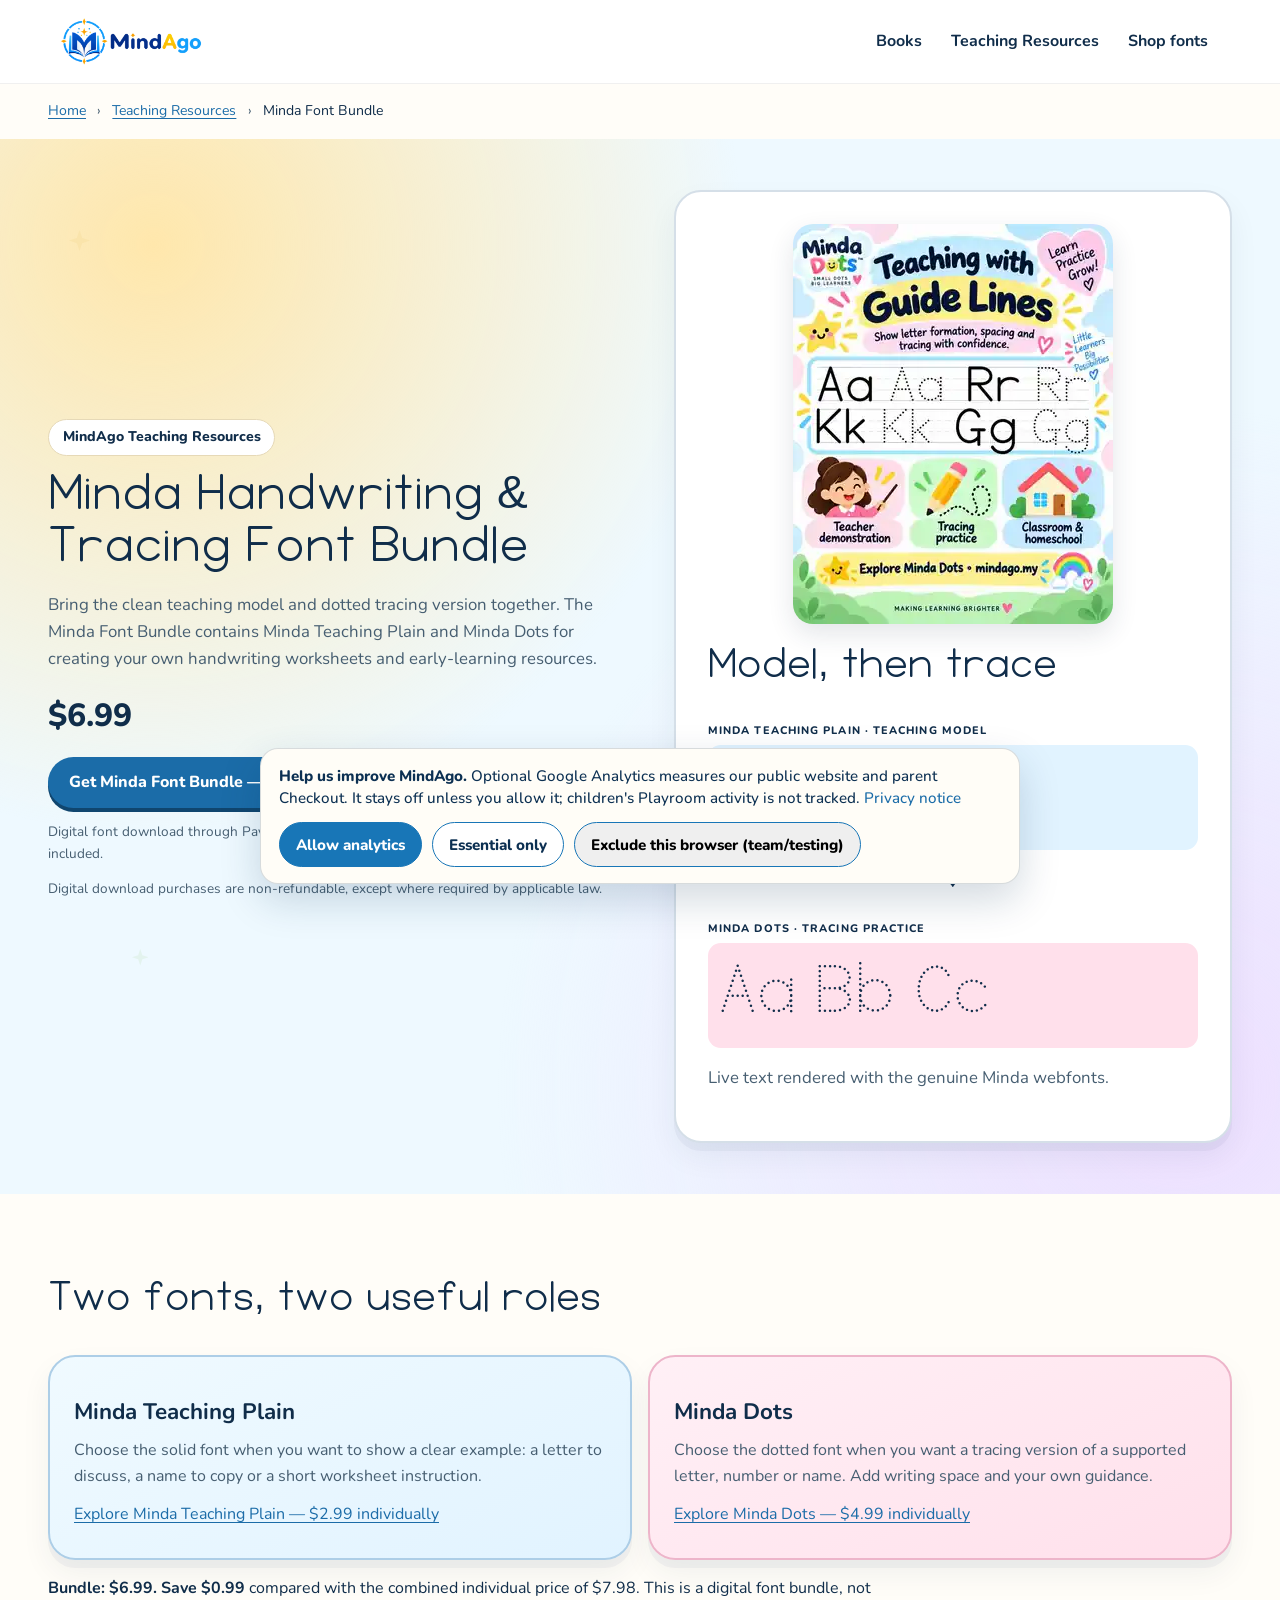
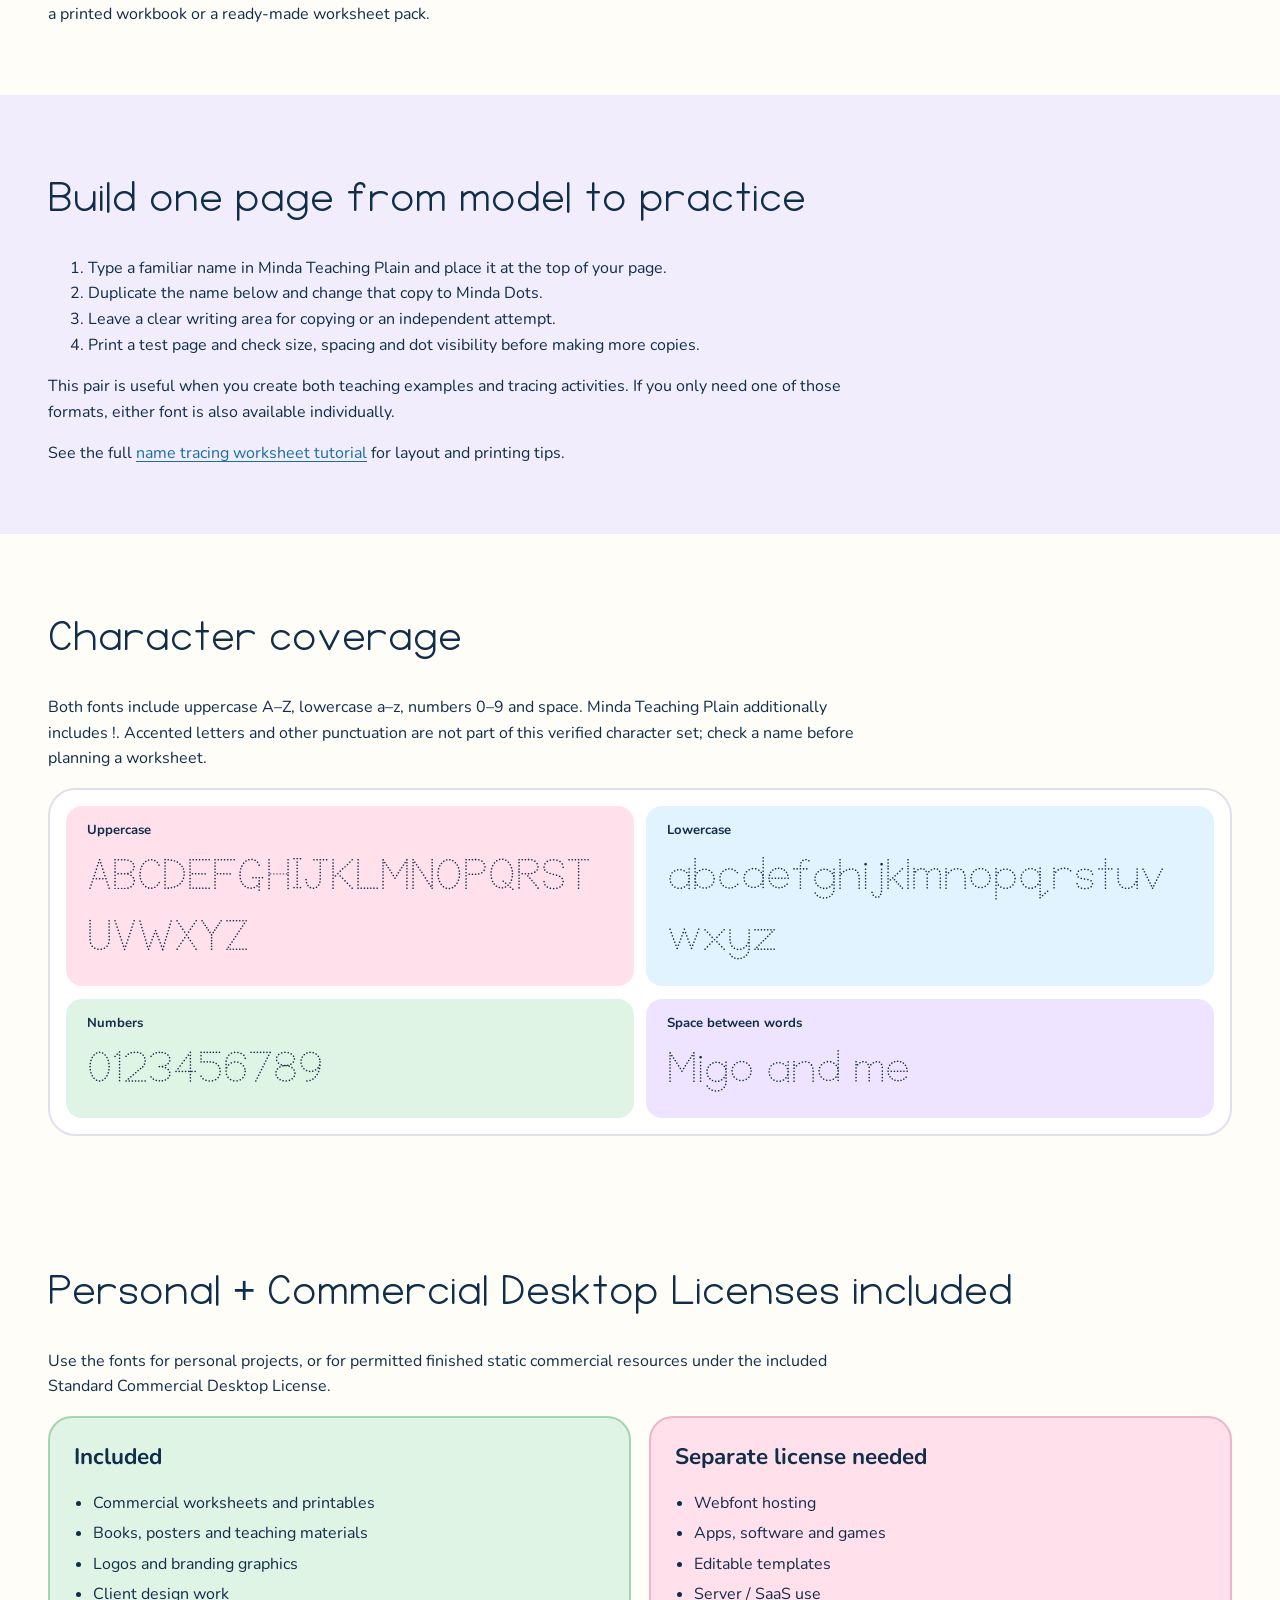
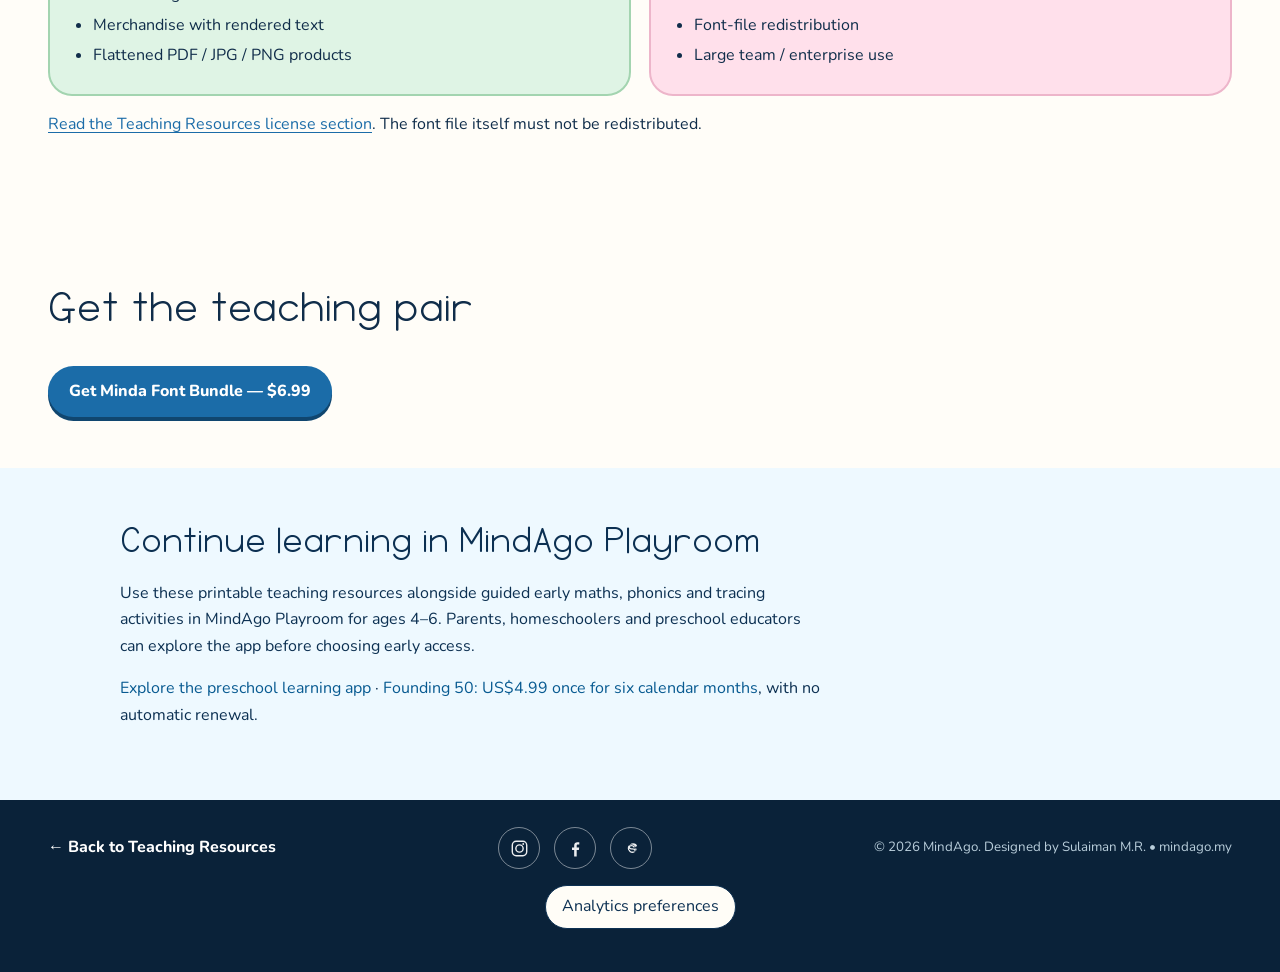
<file: teaching-resources/minda-font-bundle/index.html>
<!doctype html>
<html lang="en">
<head>
  <meta charset="utf-8">
  <meta name="viewport" content="width=device-width, initial-scale=1">
  <meta name="theme-color" content="#fff6dc">
  <title>Minda Handwriting &amp; Tracing Font Bundle for Teachers | MindAgo</title>
  <meta name="description" content="Get Minda Teaching Plain and Minda Dots together for handwriting modelling, tracing worksheets and early-learning teaching resources.">
  <meta name="robots" content="index, follow">
  <link rel="canonical" href="https://mindago.my/teaching-resources/minda-font-bundle/">
  <meta property="og:type" content="website">
  <meta property="og:title" content="Minda Handwriting &amp; Tracing Font Bundle for Teachers | MindAgo">
  <meta property="og:description" content="Get Minda Teaching Plain and Minda Dots together for handwriting modelling, tracing worksheets and early-learning teaching resources.">
  <meta property="og:url" content="https://mindago.my/teaching-resources/minda-font-bundle/">
  <meta property="og:site_name" content="MindAgo">
  <meta property="og:image" content="https://mindago.my/teaching-resources/assets/images/minda-font-bundle.webp">
  <meta property="og:image:width" content="320">
  <meta property="og:image:height" content="400">
  <meta name="twitter:card" content="summary_large_image">
  <meta name="twitter:title" content="Minda Handwriting &amp; Tracing Font Bundle for Teachers | MindAgo">
  <meta name="twitter:description" content="Get Minda Teaching Plain and Minda Dots together for handwriting modelling, tracing worksheets and early-learning teaching resources.">
  <meta name="twitter:image" content="https://mindago.my/teaching-resources/assets/images/minda-font-bundle.webp">
  <link rel="icon" href="../../assets/branding/mindago_emblem.png?v=20260922c" type="image/png">
  <link rel="stylesheet" href="../styles.css?v=20260928b">
  <link rel="stylesheet" href="../detail.css?v=20260923a">
<script type="application/ld+json">
{
  "@context": "https://schema.org",
  "@type": "Product",
  "name": "Minda Font Bundle",
  "image": [
    "https://mindago.my/teaching-resources/assets/images/minda-font-bundle.webp"
  ],
  "description": "Get Minda Teaching Plain and Minda Dots together for handwriting modelling, tracing worksheets and early-learning teaching resources.",
  "brand": {
    "@type": "Brand",
    "name": "MindAgo"
  },
  "category": "Digital handwriting and tracing font bundle",
  "url": "https://mindago.my/teaching-resources/minda-font-bundle/",
  "offers": {
    "@type": "Offer",
    "url": "https://payhip.com/b/kgj7A",
    "priceCurrency": "USD",
    "price": "6.99",
    "availability": "https://schema.org/InStock",
    "itemCondition": "https://schema.org/NewCondition"
  }
}
</script>
<script type="application/ld+json">
{
  "@context": "https://schema.org",
  "@type": "BreadcrumbList",
  "itemListElement": [
    {
      "@type": "ListItem",
      "position": 1,
      "name": "Home",
      "item": "https://mindago.my/"
    },
    {
      "@type": "ListItem",
      "position": 2,
      "name": "Teaching Resources",
      "item": "https://mindago.my/teaching-resources/"
    },
    {
      "@type": "ListItem",
      "position": 3,
      "name": "Minda Font Bundle",
      "item": "https://mindago.my/teaching-resources/minda-font-bundle/"
    }
  ]
}
</script>
  <script src="/analytics.js?v=20261125a" defer></script>
  <link rel="stylesheet" href="/typography.css?v=20260928a">
  <link rel="stylesheet" href="/header.css?v=20261125a">
  <link rel="stylesheet" href="/motion.css?v=20260928c">
  <script src="/motion.js?v=20260928c" defer></script>
</head>
<body class="detail-page">
<a class="skip-link" href="#main-content">Skip to main content</a>
<header class="site-header"><div class="site-header__inner">
  <a class="site-brand" href="/" aria-label="MindAgo home"><img src="/assets/branding/mindago_logo_horizontal.png" width="7926" height="2670" alt="MindAgo"></a>
  <nav class="links" aria-label="Teaching resources navigation"><a class="books-link" href="../../books/">Books</a><a class="shop" href="../">Teaching Resources</a><a href="../#fonts">Shop fonts</a></nav>
</div></header>
<main id="main-content">
<nav class="wrap breadcrumbs" aria-label="Breadcrumb"><ol><li><a href="../../">Home</a></li><li><a href="../">Teaching Resources</a></li><li aria-current="page">Minda Font Bundle</li></ol></nav>
<section class="hero"><div class="wrap hero-grid"><div><span class="eyebrow">MindAgo Teaching Resources</span><h1>Minda Handwriting &amp; Tracing Font Bundle</h1><p>Bring the clean teaching model and dotted tracing version together. The Minda Font Bundle contains Minda Teaching Plain and Minda Dots for creating your own handwriting worksheets and early-learning resources.</p><p class="detail-price">$6.99</p><div class="actions"><a class="btn primary" href="https://payhip.com/b/kgj7A" data-product="minda-font-bundle" data-action="buy">Get Minda Font Bundle — $6.99</a><a class="btn secondary" href="../#fonts">Compare individual fonts</a></div><p class="delivery-note">Digital font download through Payhip. Personal + Standard Commercial Desktop Licenses included.</p><p class="delivery-note">Digital download purchases are non-refundable, except where required by applicable law.</p></div><div class="specimen-board"><img class="product-cover" src="../assets/images/minda-font-bundle.webp" width="320" height="400" alt="Minda Font Bundle product cover"><h2>Model, then trace</h2><div class="specimen-label">MINDA TEACHING PLAIN · TEACHING MODEL</div><div class="specimen plain">Aa Bb Cc</div><div class="pair-arrow" aria-hidden="true">↓</div><div class="specimen-label">MINDA DOTS · TRACING PRACTICE</div><div class="specimen dots">Aa Bb Cc</div><p class="specimen-note">Live text rendered with the genuine Minda webfonts.</p></div></div></section><section class=""><div class="wrap detail-content"><h2>Two fonts, two useful roles</h2><div class="pair"><div class="card card-plain"><h3>Minda Teaching Plain</h3><p>Choose the solid font when you want to show a clear example: a letter to discuss, a name to copy or a short worksheet instruction.</p><p><a href="../minda-teaching-plain/">Explore Minda Teaching Plain — $2.99 individually</a></p></div><div class="card card-dots"><h3>Minda Dots</h3><p>Choose the dotted font when you want a tracing version of a supported letter, number or name. Add writing space and your own guidance.</p><p><a href="../minda-dots/">Explore Minda Dots — $4.99 individually</a></p></div></div><p><strong>Bundle: $6.99. Save $0.99</strong> compared with the combined individual price of $7.98. This is a digital font bundle, not a printed workbook or a ready-made worksheet pack.</p></div></section>
<section class="teach"><div class="wrap detail-content"><h2>Build one page from model to practice</h2><ol><li>Type a familiar name in Minda Teaching Plain and place it at the top of your page.</li><li>Duplicate the name below and change that copy to Minda Dots.</li><li>Leave a clear writing area for copying or an independent attempt.</li><li>Print a test page and check size, spacing and dot visibility before making more copies.</li></ol><p>This pair is useful when you create both teaching examples and tracing activities. If you only need one of those formats, either font is also available individually.</p><p>See the full <a href="../guides/how-to-make-name-tracing-worksheets/">name tracing worksheet tutorial</a> for layout and printing tips.</p></div></section>
<section class=""><div class="wrap detail-content"><h2>Character coverage</h2><p>Both fonts include uppercase A–Z, lowercase a–z, numbers 0–9 and space. Minda Teaching Plain additionally includes !. Accented letters and other punctuation are not part of this verified character set; check a name before planning a worksheet.</p><div class="coverage"><div class="coverage-groups"><div class="character-group"><h3>Uppercase</h3><div class="alphabet dots">ABCDEFGHIJKLMNOPQRSTUVWXYZ</div></div><div class="character-group"><h3>Lowercase</h3><div class="alphabet dots">abcdefghijklmnopqrstuvwxyz</div></div><div class="character-group"><h3>Numbers</h3><div class="alphabet dots">0123456789</div></div><div class="character-group"><h3>Space between words</h3><div class="alphabet dots">Migo and me</div></div></div></div></div></section>
<section class=""><div class="wrap detail-content"><h2>Personal + Commercial Desktop Licenses included</h2><p>Use the fonts for personal projects, or for permitted finished static commercial resources under the included Standard Commercial Desktop License.</p>
<div class="license-grid"><div class="license-card good"><h3>Included</h3><ul><li>Commercial worksheets and printables</li><li>Books, posters and teaching materials</li><li>Logos and branding graphics</li><li>Client design work</li><li>Merchandise with rendered text</li><li>Flattened PDF / JPG / PNG products</li></ul></div><div class="license-card more"><h3>Separate license needed</h3><ul><li>Webfont hosting</li><li>Apps, software and games</li><li>Editable templates</li><li>Server / SaaS use</li><li>Font-file redistribution</li><li>Large team / enterprise use</li></ul></div></div>
<p><a href="../#license">Read the Teaching Resources license section</a>. The font file itself must not be redistributed.</p></div></section>
<section class=""><div class="wrap detail-content"><h2>Get the teaching pair</h2><a class="btn primary" href="https://payhip.com/b/kgj7A" data-product="minda-font-bundle" data-action="buy">Get Minda Font Bundle — $6.99</a></div></section>


<section class="playroom-resource-link" aria-labelledby="playroom-next-title">
  <div class="playroom-resource-link__inner">
    <h2 id="playroom-next-title">Continue learning in MindAgo Playroom</h2>
    <p>Use these printable teaching resources alongside guided early maths, phonics and tracing activities in MindAgo Playroom for ages 4–6. Parents, homeschoolers and preschool educators can explore the app before choosing early access.</p>
    <p><a href="/preschool-learning-app/">Explore the preschool learning app</a> · <a href="https://join.mindago.my/founding50">Founding 50: US$4.99 once for six calendar months</a>, with no automatic renewal.</p>
  </div>
</section>
</main>
<footer><div class="wrap foot"><a href="../">← Back to Teaching Resources</a><nav class="footer-social" aria-label="MindAgo social media">
  <a
    href="https://www.instagram.com/mindago.my/"
    target="_blank"
    rel="me noopener noreferrer"
    aria-label="MindAgo on Instagram"
  >
    <svg viewBox="0 0 24 24" aria-hidden="true">
      <path d="M7.75 2h8.5A5.75 5.75 0 0 1 22 7.75v8.5A5.75 5.75 0 0 1 16.25 22h-8.5A5.75 5.75 0 0 1 2 16.25v-8.5A5.75 5.75 0 0 1 7.75 2Zm0 1.8A3.95 3.95 0 0 0 3.8 7.75v8.5a3.95 3.95 0 0 0 3.95 3.95h8.5a3.95 3.95 0 0 0 3.95-3.95v-8.5a3.95 3.95 0 0 0-3.95-3.95h-8.5Zm8.95 1.35a1.15 1.15 0 1 1 0 2.3 1.15 1.15 0 0 1 0-2.3ZM12 6.5A5.5 5.5 0 1 1 6.5 12 5.5 5.5 0 0 1 12 6.5Zm0 1.8A3.7 3.7 0 1 0 15.7 12 3.7 3.7 0 0 0 12 8.3Z"/>
    </svg>
  </a>

  <a
    href="https://www.facebook.com/122094181443495933"
    target="_blank"
    rel="me noopener noreferrer"
    aria-label="MindAgo on Facebook"
  >
    <svg viewBox="0 0 24 24" aria-hidden="true">
      <path d="M13.5 22v-8.2h2.76l.41-3.2H13.5V8.56c0-.93.26-1.56 1.59-1.56h1.7V4.14c-.29-.04-1.28-.14-2.43-.14-2.4 0-4.04 1.46-4.04 4.15v2.45H7.6v3.2h2.72V22h3.18Z"/>
    </svg>
  </a>

  <a
    href="https://www.threads.com/@mindago.my"
    target="_blank"
    rel="me noopener noreferrer"
    aria-label="MindAgo on Threads"
  >
    <svg viewBox="0 0 24 24" aria-hidden="true">
      <path d="M16.3 11.1c-.1-2.6-1.6-4-4.2-4-2.9 0-4.8 1.8-4.8 4.5 0 2.7 1.9 4.5 4.8 4.5 2.3 0 4-1 4.7-2.9.2-.5.3-1 .3-1.5 0-.2 0-.4-.1-.6.9.4 1.4 1.1 1.4 2 0 1.7-1.5 3.1-4.2 3.1-3.3 0-5.6-2-5.6-5.4 0-3.2 2.3-5.5 5.5-5.5 2.9 0 4.7 1.5 5 4l-1.8.2Zm-1.4 1.1c-.5-.2-1.1-.3-1.8-.4-.8-.1-1.7-.2-2.3-.5-.4-.2-.6-.5-.6-.9 0-.7.7-1.2 1.8-1.2 1.2 0 2 .5 2.3 1.6l1.6-.4c-.4-1.8-1.8-2.8-3.9-2.8-2.1 0-3.6 1.1-3.6 2.8 0 1.3.7 2.1 2.1 2.5.7.2 1.6.3 2.5.4 1.5.2 2.2.5 2.2 1.3 0 .9-.9 1.5-2.3 1.5-1.4 0-2.4-.7-2.7-1.9l-1.6.4c.5 2 2.1 3.1 4.4 3.1 2.4 0 4-1.2 4-3.1 0-1.4-.8-2.3-2.1-2.8Z"/>
    </svg>
  </a>
</nav><small>© 2026 MindAgo. Designed by Sulaiman M.R. • mindago.my</small></div></footer>
</body>
</html>
</file>
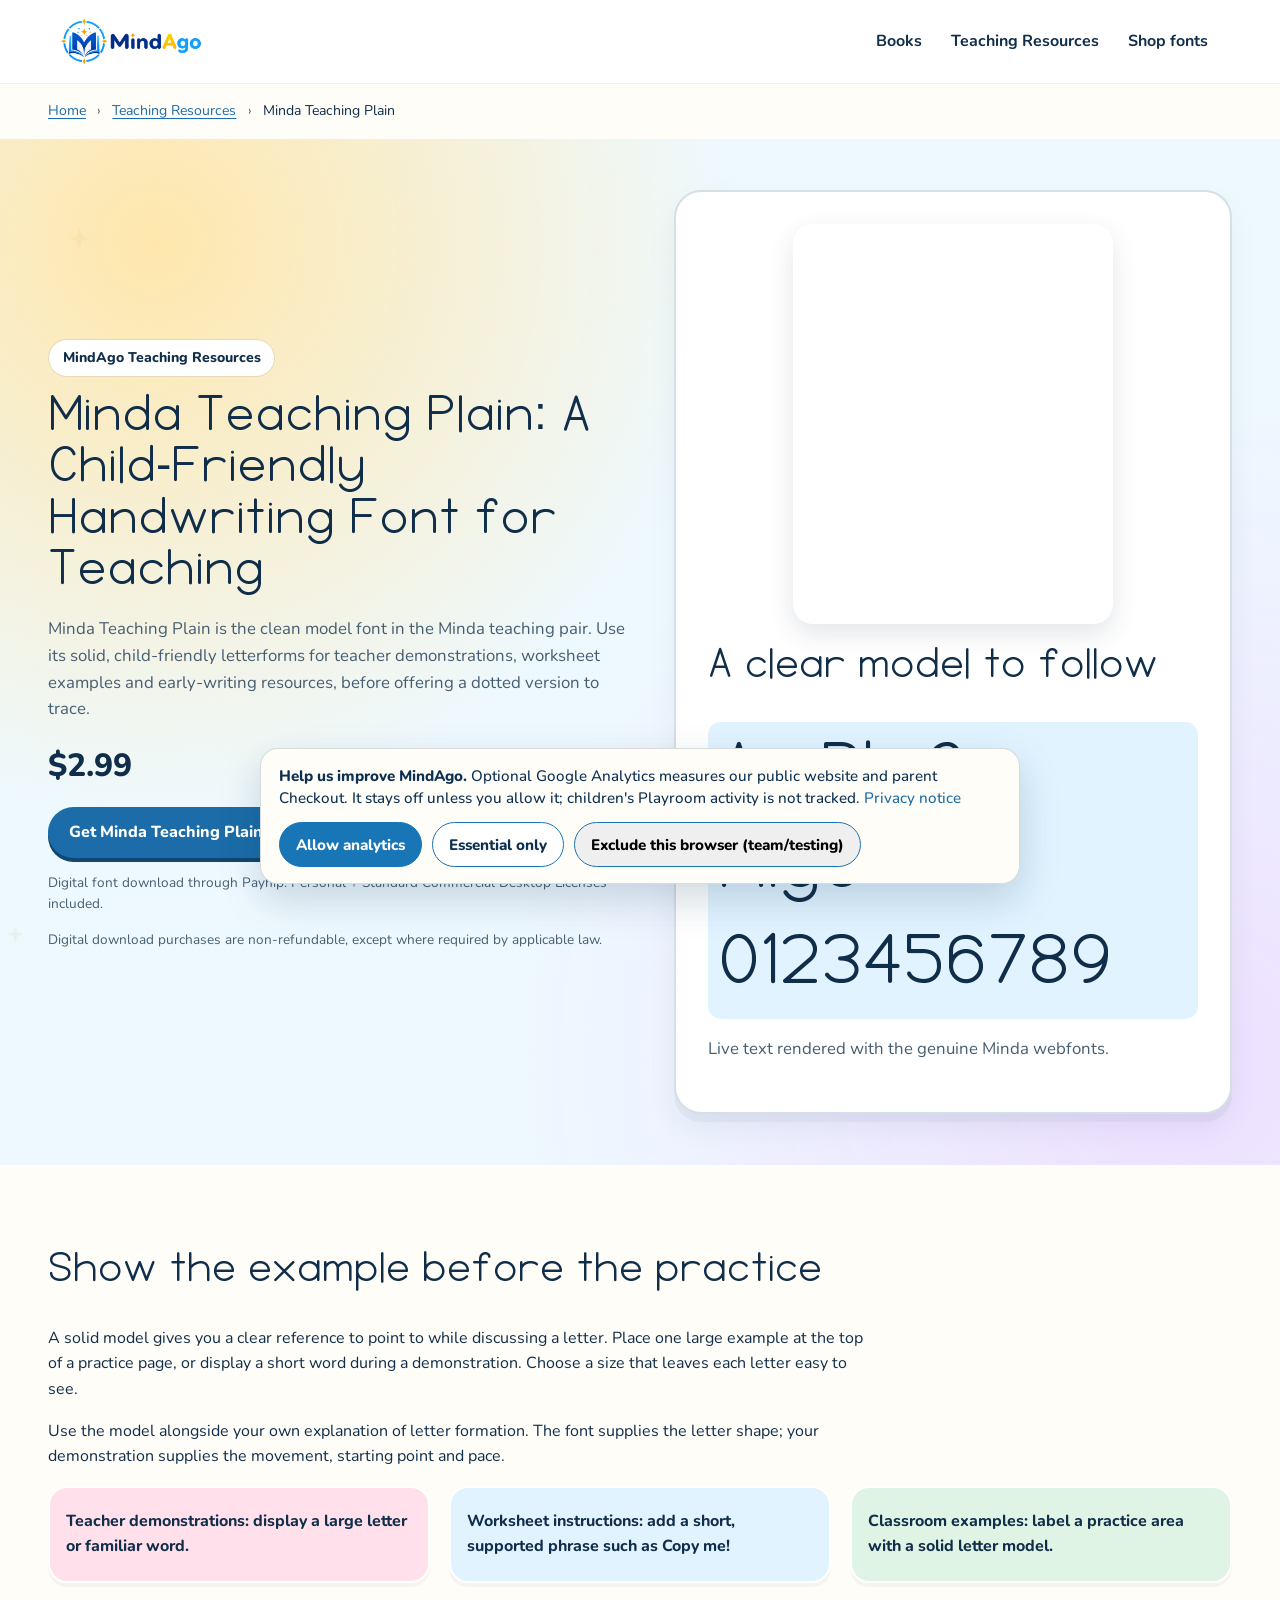
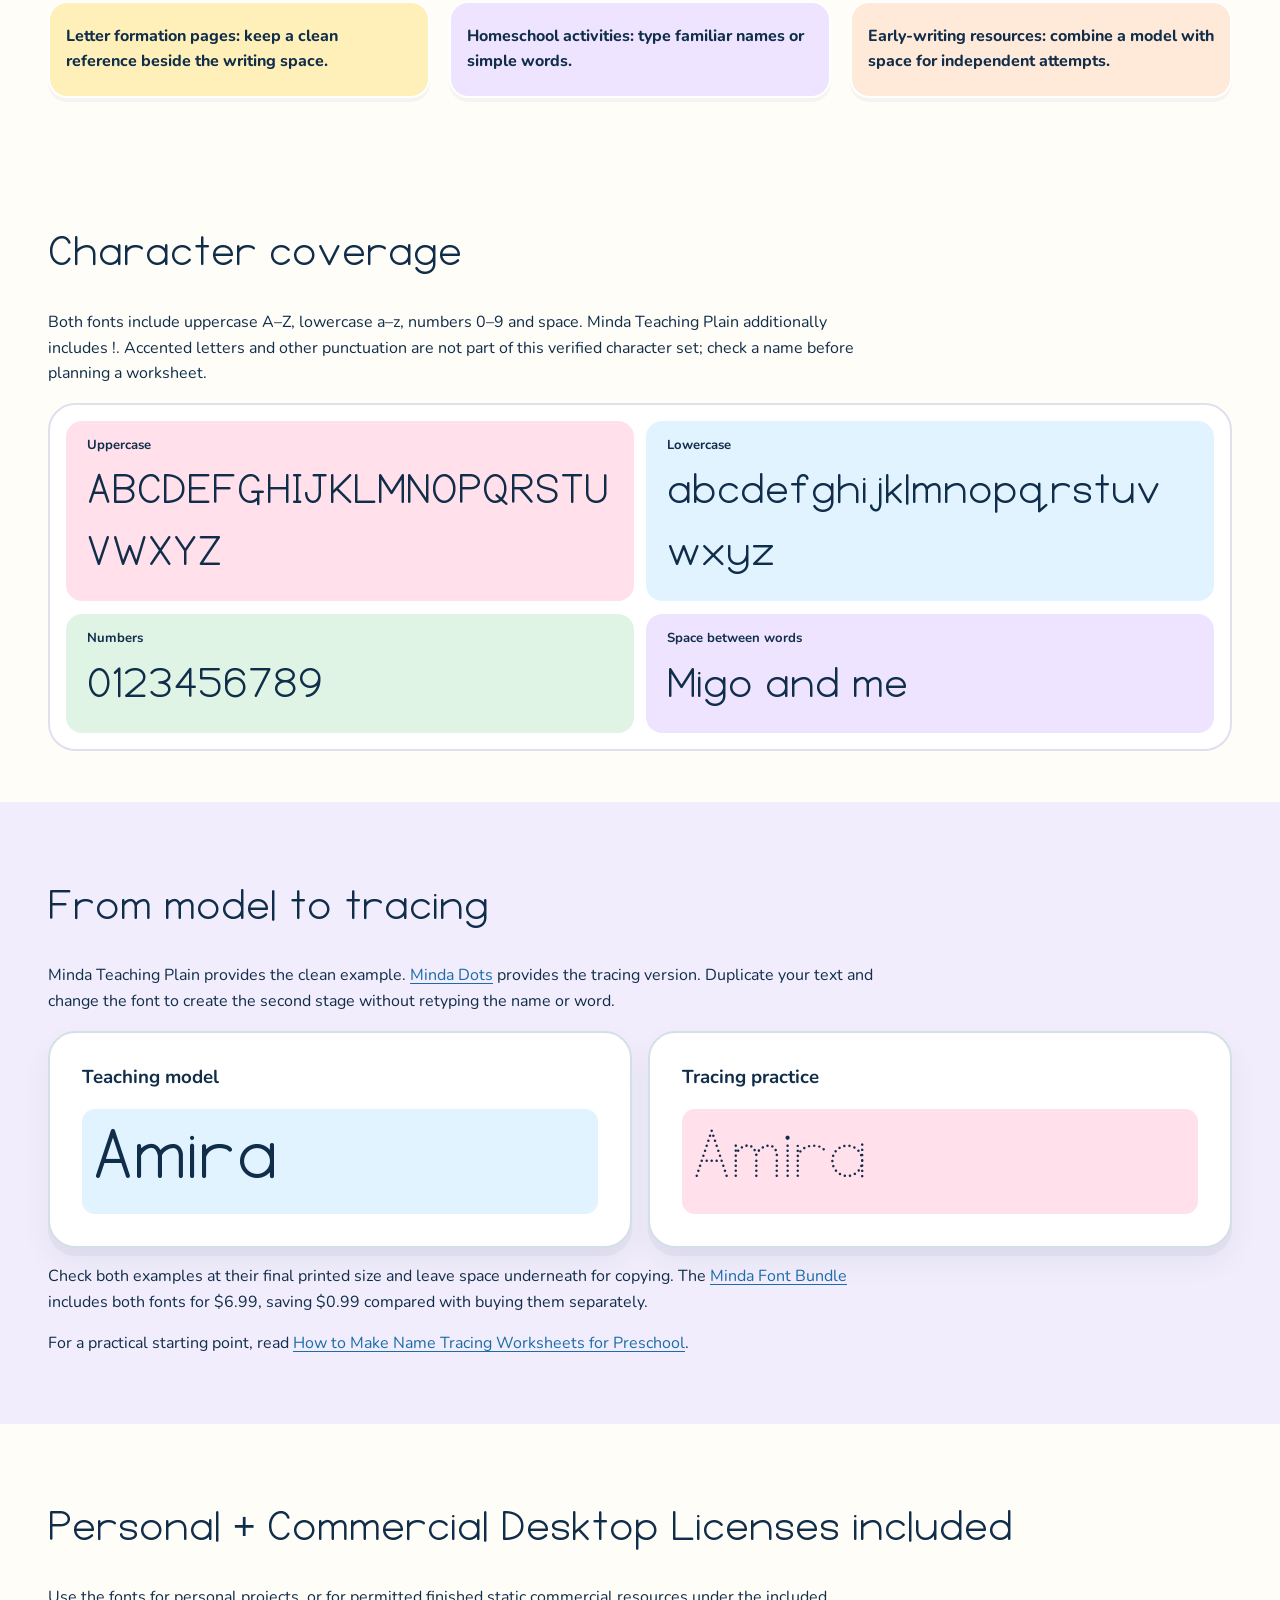
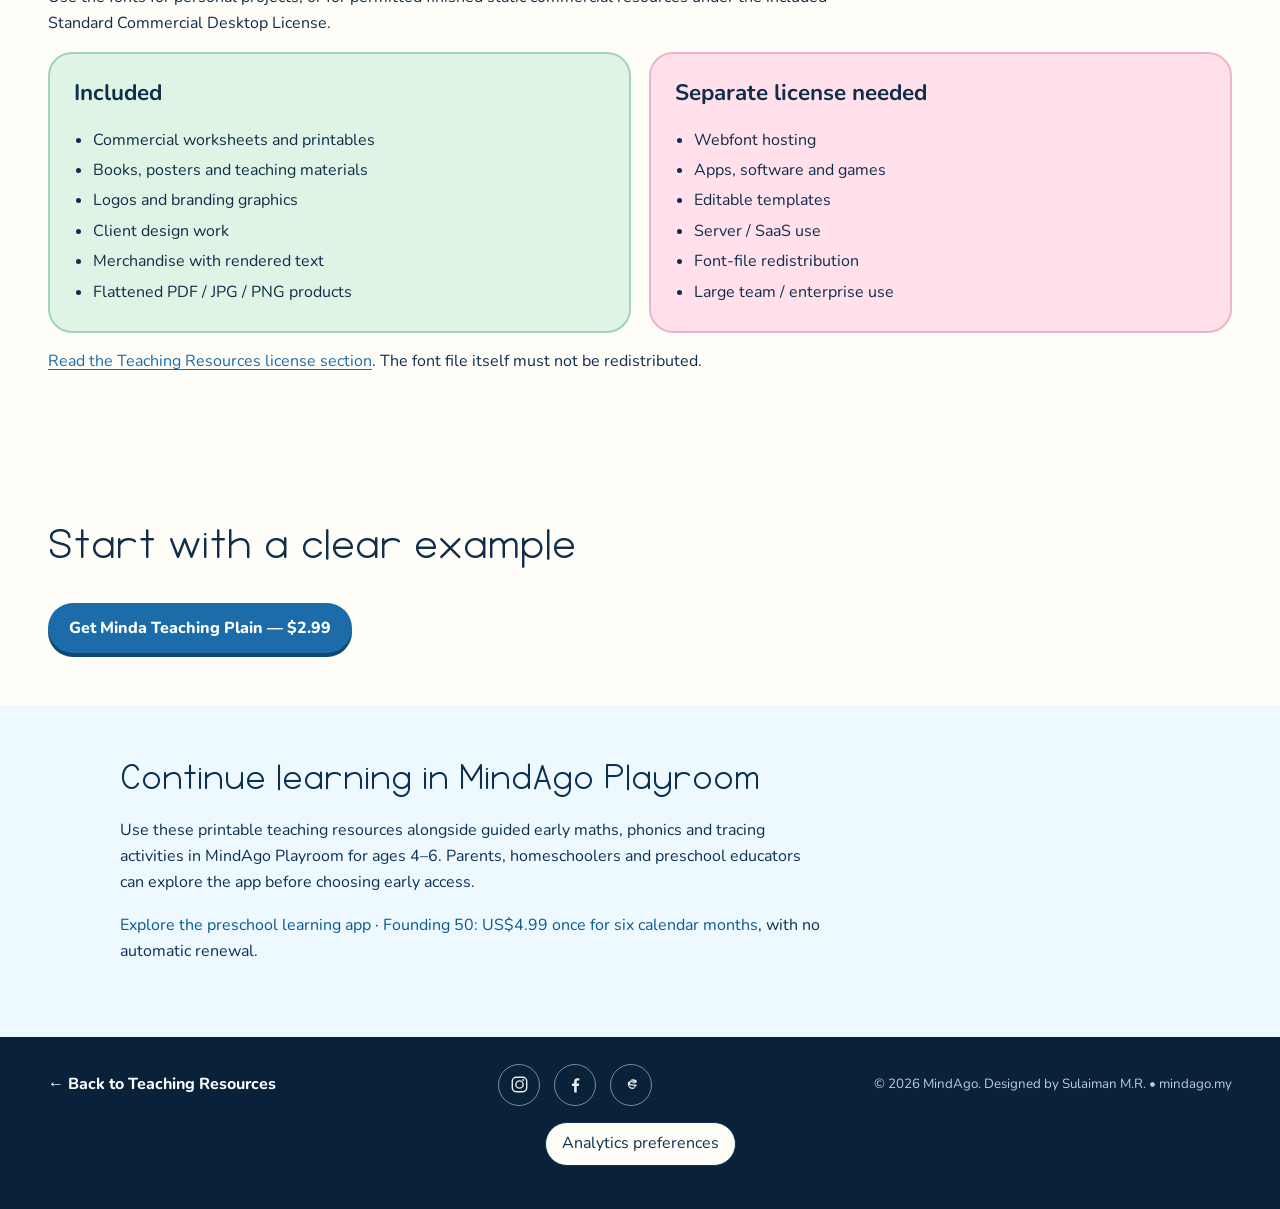
<file: teaching-resources/minda-teaching-plain/index.html>
<!doctype html>
<html lang="en">
<head>
  <meta charset="utf-8">
  <meta name="viewport" content="width=device-width, initial-scale=1">
  <meta name="theme-color" content="#fff6dc">
  <title>Minda Teaching Plain – Handwriting Font for Kids &amp; Teachers | MindAgo</title>
  <meta name="description" content="Minda Teaching Plain is a child-friendly handwriting font for preschool and kindergarten worksheets, letter modelling and classroom teaching resources.">
  <meta name="robots" content="index, follow">
  <link rel="canonical" href="https://mindago.my/teaching-resources/minda-teaching-plain/">
  <meta property="og:type" content="website">
  <meta property="og:title" content="Minda Teaching Plain – Handwriting Font for Kids &amp; Teachers | MindAgo">
  <meta property="og:description" content="Minda Teaching Plain is a child-friendly handwriting font for preschool and kindergarten worksheets, letter modelling and classroom teaching resources.">
  <meta property="og:url" content="https://mindago.my/teaching-resources/minda-teaching-plain/">
  <meta property="og:site_name" content="MindAgo">
  <meta property="og:image" content="https://mindago.my/teaching-resources/assets/images/minda-teaching-plain.webp">
  <meta property="og:image:width" content="320">
  <meta property="og:image:height" content="400">
  <meta name="twitter:card" content="summary_large_image">
  <meta name="twitter:title" content="Minda Teaching Plain – Handwriting Font for Kids &amp; Teachers | MindAgo">
  <meta name="twitter:description" content="Minda Teaching Plain is a child-friendly handwriting font for preschool and kindergarten worksheets, letter modelling and classroom teaching resources.">
  <meta name="twitter:image" content="https://mindago.my/teaching-resources/assets/images/minda-teaching-plain.webp">
  <link rel="icon" href="../../assets/branding/mindago_emblem.png?v=20260922c" type="image/png">
  <link rel="stylesheet" href="../styles.css?v=20260928b">
  <link rel="stylesheet" href="../detail.css?v=20260923a">
<script type="application/ld+json">
{
  "@context": "https://schema.org",
  "@type": "Product",
  "name": "Minda Teaching Plain",
  "image": [
    "https://mindago.my/teaching-resources/assets/images/minda-teaching-plain.webp"
  ],
  "description": "Minda Teaching Plain is a child-friendly handwriting font for preschool and kindergarten worksheets, letter modelling and classroom teaching resources.",
  "brand": {
    "@type": "Brand",
    "name": "MindAgo"
  },
  "category": "Digital handwriting teaching font",
  "url": "https://mindago.my/teaching-resources/minda-teaching-plain/",
  "offers": {
    "@type": "Offer",
    "url": "https://payhip.com/b/frC05",
    "priceCurrency": "USD",
    "price": "2.99",
    "availability": "https://schema.org/InStock",
    "itemCondition": "https://schema.org/NewCondition"
  }
}
</script>
<script type="application/ld+json">
{
  "@context": "https://schema.org",
  "@type": "BreadcrumbList",
  "itemListElement": [
    {
      "@type": "ListItem",
      "position": 1,
      "name": "Home",
      "item": "https://mindago.my/"
    },
    {
      "@type": "ListItem",
      "position": 2,
      "name": "Teaching Resources",
      "item": "https://mindago.my/teaching-resources/"
    },
    {
      "@type": "ListItem",
      "position": 3,
      "name": "Minda Teaching Plain",
      "item": "https://mindago.my/teaching-resources/minda-teaching-plain/"
    }
  ]
}
</script>
  <script src="/analytics.js?v=20261125a" defer></script>
  <link rel="stylesheet" href="/typography.css?v=20260928a">
  <link rel="stylesheet" href="/header.css?v=20261125a">
  <link rel="stylesheet" href="/motion.css?v=20260928c">
  <script src="/motion.js?v=20260928c" defer></script>
</head>
<body class="detail-page">
<a class="skip-link" href="#main-content">Skip to main content</a>
<header class="site-header"><div class="site-header__inner">
  <a class="site-brand" href="/" aria-label="MindAgo home"><img src="/assets/branding/mindago_logo_horizontal.png" width="7926" height="2670" alt="MindAgo"></a>
  <nav class="links" aria-label="Teaching resources navigation"><a class="books-link" href="../../books/">Books</a><a class="shop" href="../">Teaching Resources</a><a href="../#fonts">Shop fonts</a></nav>
</div></header>
<main id="main-content">
<nav class="wrap breadcrumbs" aria-label="Breadcrumb"><ol><li><a href="../../">Home</a></li><li><a href="../">Teaching Resources</a></li><li aria-current="page">Minda Teaching Plain</li></ol></nav>
<section class="hero"><div class="wrap hero-grid"><div><span class="eyebrow">MindAgo Teaching Resources</span><h1>Minda Teaching Plain: A Child-Friendly Handwriting Font for Teaching</h1><p>Minda Teaching Plain is the clean model font in the Minda teaching pair. Use its solid, child-friendly letterforms for teacher demonstrations, worksheet examples and early-writing resources, before offering a dotted version to trace.</p><p class="detail-price">$2.99</p><div class="actions"><a class="btn primary" href="https://payhip.com/b/frC05" data-product="minda-teaching-plain" data-action="buy">Get Minda Teaching Plain — $2.99</a><a class="btn secondary" href="../minda-dots/">See Minda Dots</a></div><p class="delivery-note">Digital font download through Payhip. Personal + Standard Commercial Desktop Licenses included.</p><p class="delivery-note">Digital download purchases are non-refundable, except where required by applicable law.</p></div><div class="specimen-board"><img class="product-cover" src="../assets/images/minda-teaching-plain.webp" width="320" height="400" alt="Minda Teaching Plain handwriting font product cover"><h2>A clear model to follow</h2><div class="specimen plain">Aa Bb Cc<br>Migo<br>0123456789</div><p class="specimen-note">Live text rendered with the genuine Minda webfonts.</p></div></div></section><section class=""><div class="wrap detail-content"><h2>Show the example before the practice</h2><p>A solid model gives you a clear reference to point to while discussing a letter. Place one large example at the top of a practice page, or display a short word during a demonstration. Choose a size that leaves each letter easy to see.</p><p>Use the model alongside your own explanation of letter formation. The font supplies the letter shape; your demonstration supplies the movement, starting point and pace.</p><div class="uses"><div class="use">Teacher demonstrations: display a large letter or familiar word.</div><div class="use">Worksheet instructions: add a short, supported phrase such as Copy me!</div><div class="use">Classroom examples: label a practice area with a solid letter model.</div><div class="use">Letter formation pages: keep a clean reference beside the writing space.</div><div class="use">Homeschool activities: type familiar names or simple words.</div><div class="use">Early-writing resources: combine a model with space for independent attempts.</div></div></div></section>
<section class=""><div class="wrap detail-content"><h2>Character coverage</h2><p>Both fonts include uppercase A–Z, lowercase a–z, numbers 0–9 and space. Minda Teaching Plain additionally includes !. Accented letters and other punctuation are not part of this verified character set; check a name before planning a worksheet.</p><div class="coverage"><div class="coverage-groups"><div class="character-group"><h3>Uppercase</h3><div class="alphabet plain">ABCDEFGHIJKLMNOPQRSTUVWXYZ</div></div><div class="character-group"><h3>Lowercase</h3><div class="alphabet plain">abcdefghijklmnopqrstuvwxyz</div></div><div class="character-group"><h3>Numbers</h3><div class="alphabet plain">0123456789</div></div><div class="character-group"><h3>Space between words</h3><div class="alphabet plain">Migo and me</div></div></div></div></div></section>
<section class="teach"><div class="wrap detail-content"><h2>From model to tracing</h2><p>Minda Teaching Plain provides the clean example. <a href="../minda-dots/">Minda Dots</a> provides the tracing version. Duplicate your text and change the font to create the second stage without retyping the name or word.</p><div class="pair"><div class="specimen-board"><h3>Teaching model</h3><div class="specimen plain">Amira</div></div><div class="specimen-board"><h3>Tracing practice</h3><div class="specimen dots">Amira</div></div></div><p>Check both examples at their final printed size and leave space underneath for copying. The <a href="../minda-font-bundle/">Minda Font Bundle</a> includes both fonts for $6.99, saving $0.99 compared with buying them separately.</p><p>For a practical starting point, read <a href="../guides/how-to-make-name-tracing-worksheets/">How to Make Name Tracing Worksheets for Preschool</a>.</p></div></section>
<section class=""><div class="wrap detail-content"><h2>Personal + Commercial Desktop Licenses included</h2><p>Use the fonts for personal projects, or for permitted finished static commercial resources under the included Standard Commercial Desktop License.</p>
<div class="license-grid"><div class="license-card good"><h3>Included</h3><ul><li>Commercial worksheets and printables</li><li>Books, posters and teaching materials</li><li>Logos and branding graphics</li><li>Client design work</li><li>Merchandise with rendered text</li><li>Flattened PDF / JPG / PNG products</li></ul></div><div class="license-card more"><h3>Separate license needed</h3><ul><li>Webfont hosting</li><li>Apps, software and games</li><li>Editable templates</li><li>Server / SaaS use</li><li>Font-file redistribution</li><li>Large team / enterprise use</li></ul></div></div>
<p><a href="../#license">Read the Teaching Resources license section</a>. The font file itself must not be redistributed.</p></div></section>
<section class=""><div class="wrap detail-content"><h2>Start with a clear example</h2><a class="btn primary" href="https://payhip.com/b/frC05" data-product="minda-teaching-plain" data-action="buy">Get Minda Teaching Plain — $2.99</a></div></section>


<section class="playroom-resource-link" aria-labelledby="playroom-next-title">
  <div class="playroom-resource-link__inner">
    <h2 id="playroom-next-title">Continue learning in MindAgo Playroom</h2>
    <p>Use these printable teaching resources alongside guided early maths, phonics and tracing activities in MindAgo Playroom for ages 4–6. Parents, homeschoolers and preschool educators can explore the app before choosing early access.</p>
    <p><a href="/preschool-learning-app/">Explore the preschool learning app</a> · <a href="https://join.mindago.my/founding50">Founding 50: US$4.99 once for six calendar months</a>, with no automatic renewal.</p>
  </div>
</section>
</main>
<footer><div class="wrap foot"><a href="../">← Back to Teaching Resources</a><nav class="footer-social" aria-label="MindAgo social media">
  <a
    href="https://www.instagram.com/mindago.my/"
    target="_blank"
    rel="me noopener noreferrer"
    aria-label="MindAgo on Instagram"
  >
    <svg viewBox="0 0 24 24" aria-hidden="true">
      <path d="M7.75 2h8.5A5.75 5.75 0 0 1 22 7.75v8.5A5.75 5.75 0 0 1 16.25 22h-8.5A5.75 5.75 0 0 1 2 16.25v-8.5A5.75 5.75 0 0 1 7.75 2Zm0 1.8A3.95 3.95 0 0 0 3.8 7.75v8.5a3.95 3.95 0 0 0 3.95 3.95h8.5a3.95 3.95 0 0 0 3.95-3.95v-8.5a3.95 3.95 0 0 0-3.95-3.95h-8.5Zm8.95 1.35a1.15 1.15 0 1 1 0 2.3 1.15 1.15 0 0 1 0-2.3ZM12 6.5A5.5 5.5 0 1 1 6.5 12 5.5 5.5 0 0 1 12 6.5Zm0 1.8A3.7 3.7 0 1 0 15.7 12 3.7 3.7 0 0 0 12 8.3Z"/>
    </svg>
  </a>

  <a
    href="https://www.facebook.com/122094181443495933"
    target="_blank"
    rel="me noopener noreferrer"
    aria-label="MindAgo on Facebook"
  >
    <svg viewBox="0 0 24 24" aria-hidden="true">
      <path d="M13.5 22v-8.2h2.76l.41-3.2H13.5V8.56c0-.93.26-1.56 1.59-1.56h1.7V4.14c-.29-.04-1.28-.14-2.43-.14-2.4 0-4.04 1.46-4.04 4.15v2.45H7.6v3.2h2.72V22h3.18Z"/>
    </svg>
  </a>

  <a
    href="https://www.threads.com/@mindago.my"
    target="_blank"
    rel="me noopener noreferrer"
    aria-label="MindAgo on Threads"
  >
    <svg viewBox="0 0 24 24" aria-hidden="true">
      <path d="M16.3 11.1c-.1-2.6-1.6-4-4.2-4-2.9 0-4.8 1.8-4.8 4.5 0 2.7 1.9 4.5 4.8 4.5 2.3 0 4-1 4.7-2.9.2-.5.3-1 .3-1.5 0-.2 0-.4-.1-.6.9.4 1.4 1.1 1.4 2 0 1.7-1.5 3.1-4.2 3.1-3.3 0-5.6-2-5.6-5.4 0-3.2 2.3-5.5 5.5-5.5 2.9 0 4.7 1.5 5 4l-1.8.2Zm-1.4 1.1c-.5-.2-1.1-.3-1.8-.4-.8-.1-1.7-.2-2.3-.5-.4-.2-.6-.5-.6-.9 0-.7.7-1.2 1.8-1.2 1.2 0 2 .5 2.3 1.6l1.6-.4c-.4-1.8-1.8-2.8-3.9-2.8-2.1 0-3.6 1.1-3.6 2.8 0 1.3.7 2.1 2.1 2.5.7.2 1.6.3 2.5.4 1.5.2 2.2.5 2.2 1.3 0 .9-.9 1.5-2.3 1.5-1.4 0-2.4-.7-2.7-1.9l-1.6.4c.5 2 2.1 3.1 4.4 3.1 2.4 0 4-1.2 4-3.1 0-1.4-.8-2.3-2.1-2.8Z"/>
    </svg>
  </a>
</nav><small>© 2026 MindAgo. Designed by Sulaiman M.R. • mindago.my</small></div></footer>
</body>
</html>
</file>
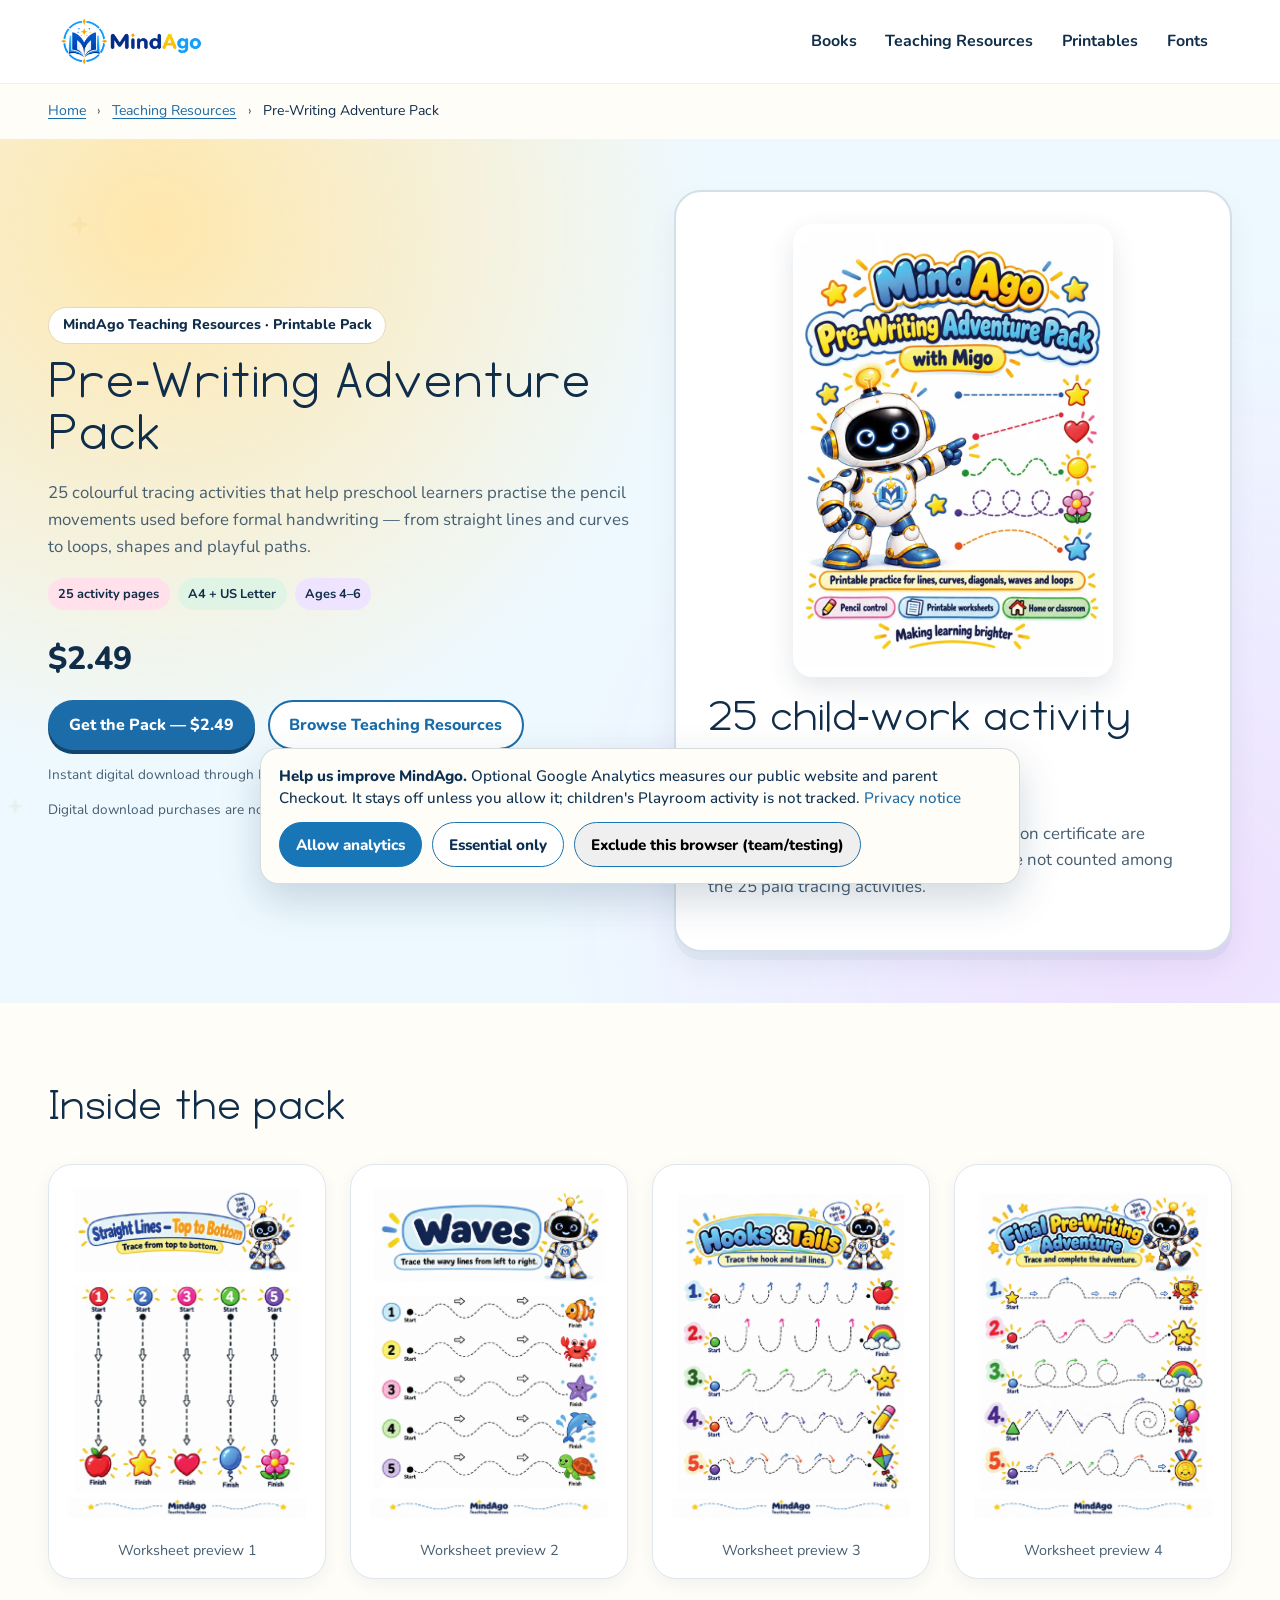
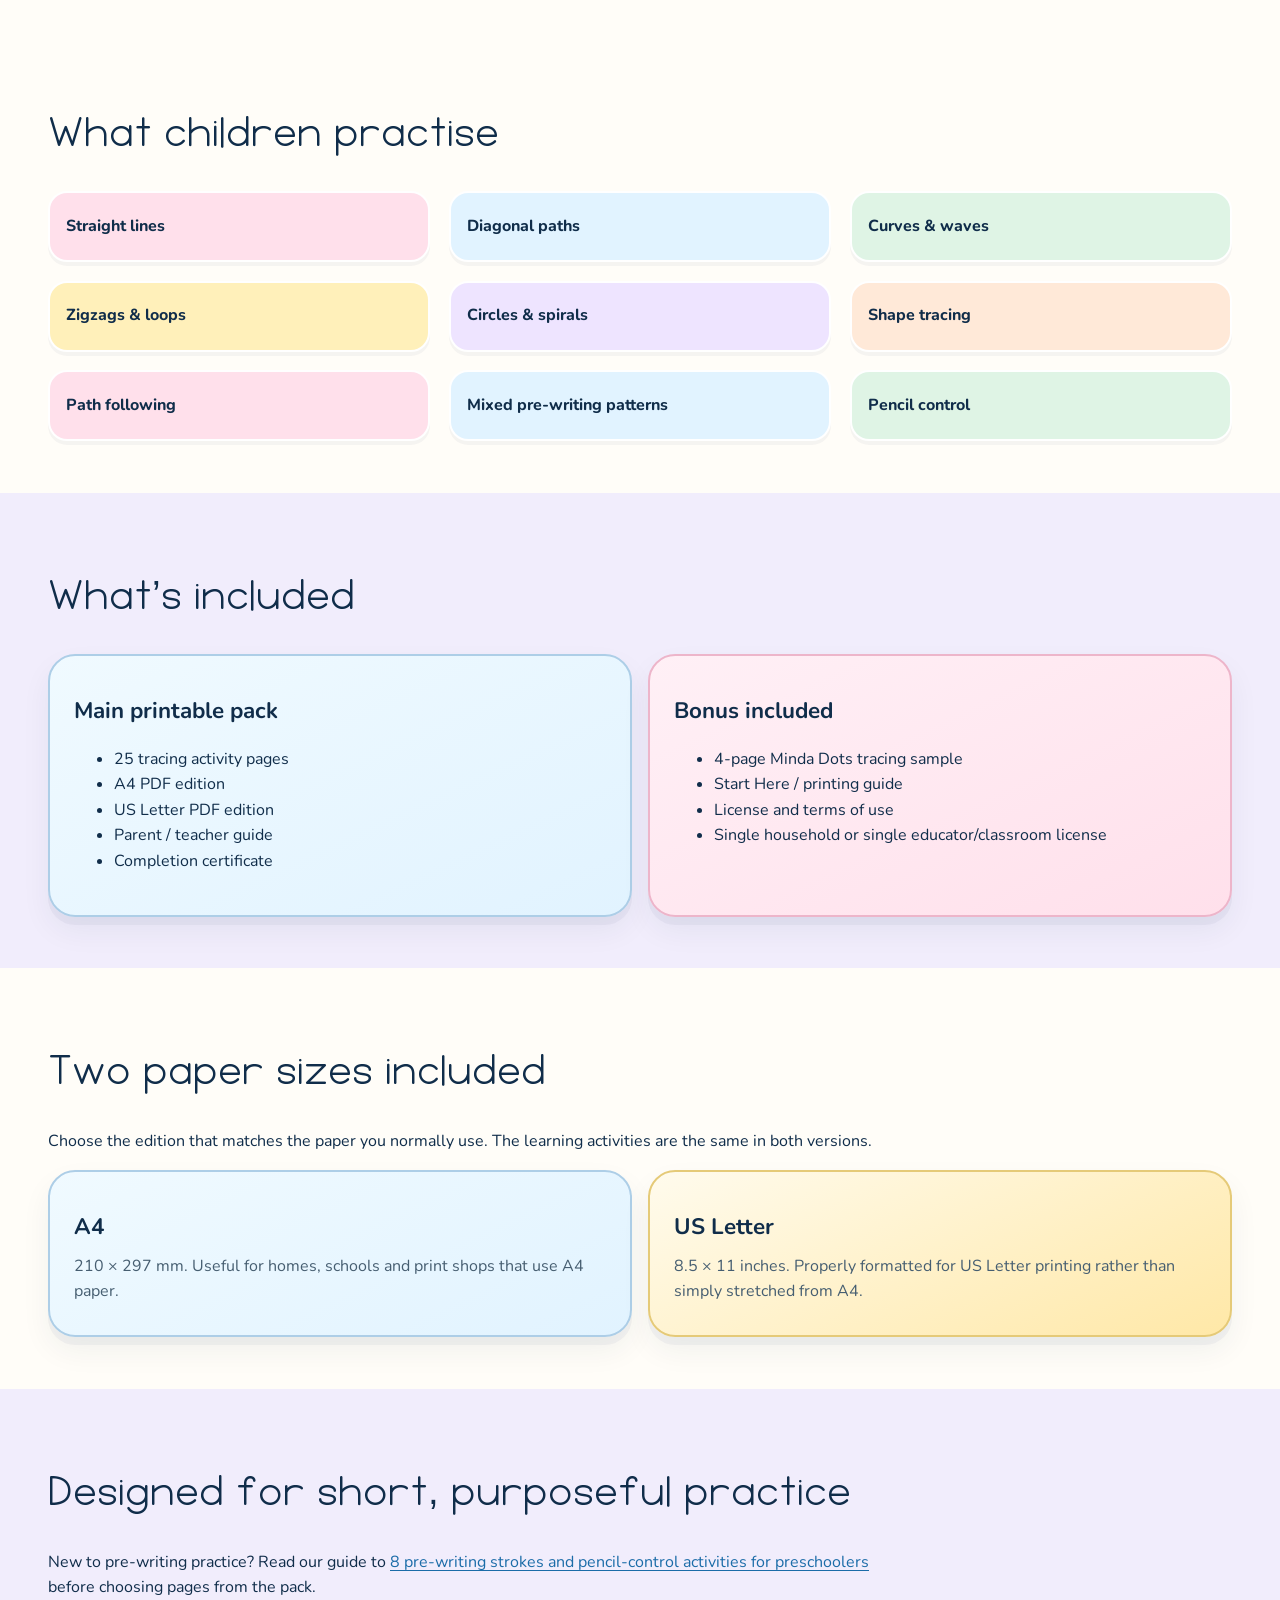
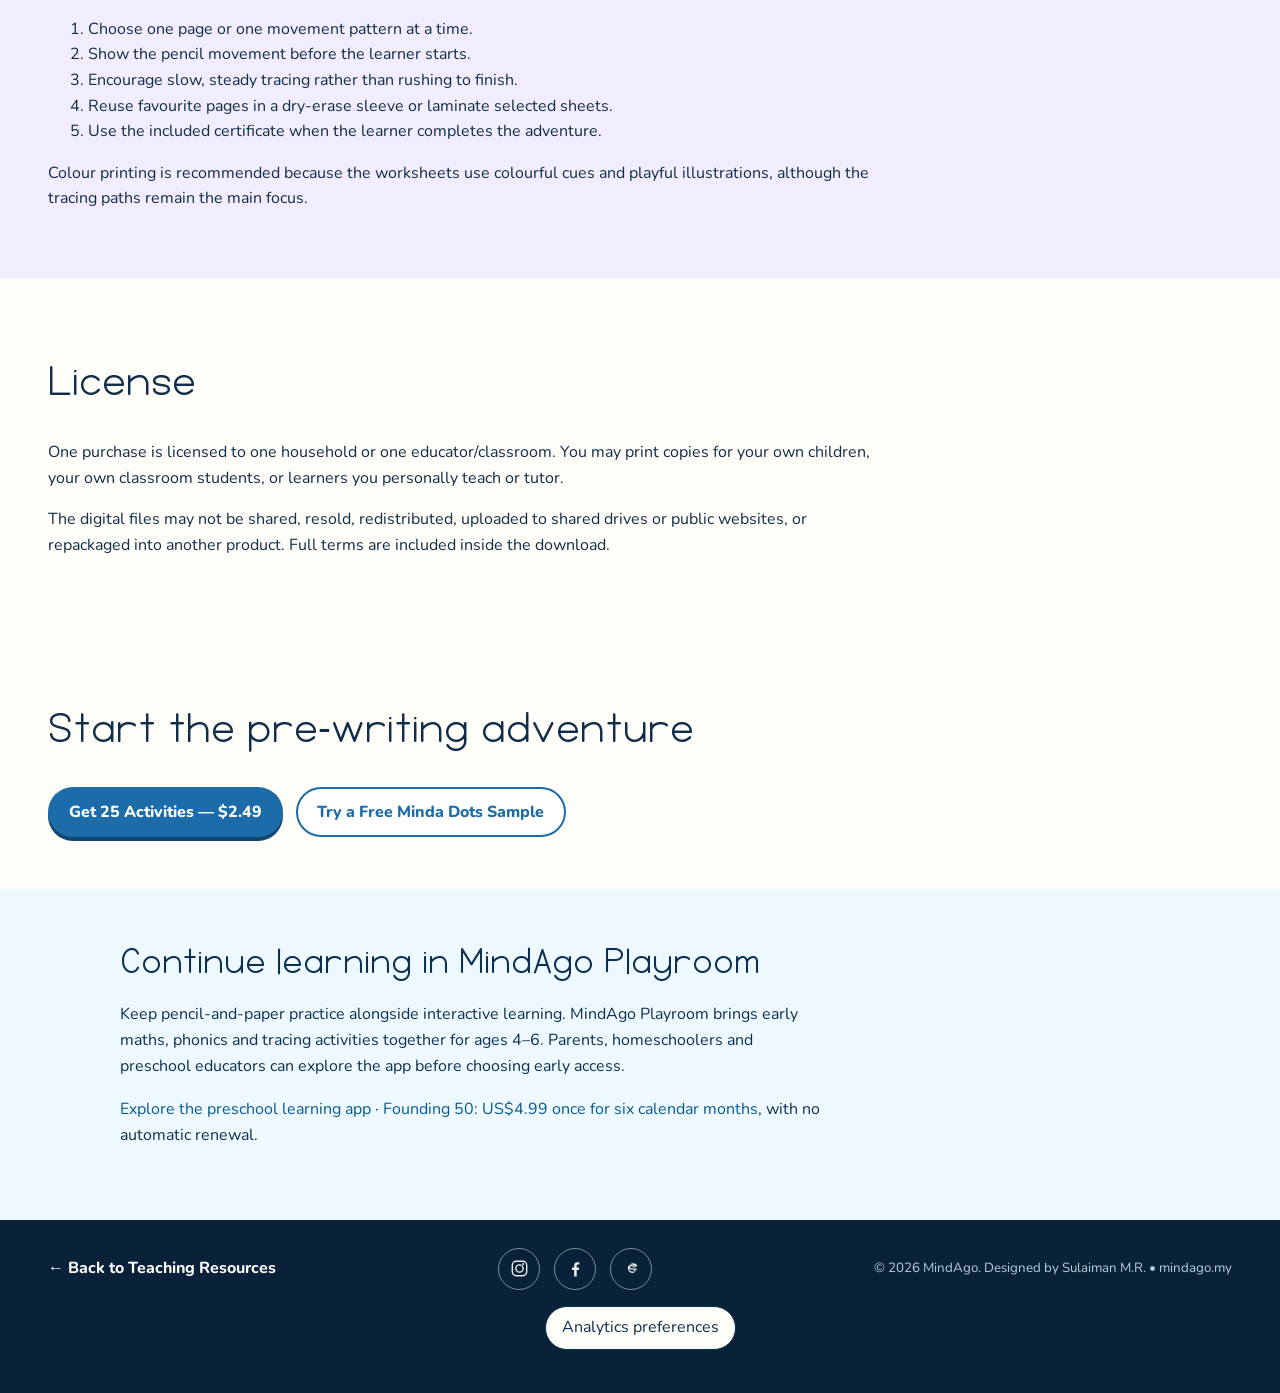
<file: teaching-resources/pre-writing-adventure/index.html>
<!doctype html>
<html lang="en">
<head>
  <meta charset="utf-8">
  <meta name="viewport" content="width=device-width, initial-scale=1">
  <meta name="theme-color" content="#fff6dc">
  <title>Pre-Writing Tracing Worksheets for Preschool | MindAgo</title>
  <meta name="description" content="25 colourful pre-writing tracing worksheets for preschool pencil control, lines, curves, loops, shapes and paths. Includes A4 and US Letter PDFs plus bonus pages.">
  <meta name="robots" content="index, follow">
  <link rel="canonical" href="https://mindago.my/teaching-resources/pre-writing-adventure/">
  <meta property="og:type" content="website">
  <meta property="og:title" content="MindAgo Pre-Writing Adventure Pack | 25 Preschool Tracing Worksheets">
  <meta property="og:description" content="25 colourful printable pre-writing activities for pencil control and handwriting readiness. A4 + US Letter included.">
  <meta property="og:url" content="https://mindago.my/teaching-resources/pre-writing-adventure/">
  <meta property="og:site_name" content="MindAgo">
  <meta property="og:image" content="https://mindago.my/teaching-resources/assets/images/pre-writing-adventure.webp">
  <meta name="twitter:card" content="summary_large_image">
  <meta name="twitter:title" content="MindAgo Pre-Writing Adventure Pack">
  <meta name="twitter:description" content="25 colourful printable pre-writing activities for preschool pencil control and handwriting readiness.">
  <meta name="twitter:image" content="https://mindago.my/teaching-resources/assets/images/pre-writing-adventure.webp">
  <link rel="icon" href="../../assets/branding/mindago_emblem.png?v=20260922c" type="image/png">
  <link rel="stylesheet" href="../styles.css?v=20260928b">
  <link rel="stylesheet" href="../detail.css?v=20260925a">
  <script type="application/ld+json">
  {
    "@context":"https://schema.org",
    "@type":"Product",
    "name":"MindAgo Pre-Writing Adventure Pack",
    "image":["https://mindago.my/teaching-resources/assets/images/pre-writing-adventure.webp"],
    "description":"25 colourful printable pre-writing tracing activities for preschool pencil control and handwriting readiness. Includes A4 and US Letter PDF editions, parent/teacher guide, completion certificate and a bonus Minda Dots tracing sample.",
    "brand":{"@type":"Brand","name":"MindAgo"},
    "category":"Printable preschool pre-writing worksheets",
    "url":"https://mindago.my/teaching-resources/pre-writing-adventure/",
    "offers":{
      "@type":"Offer",
      "url":"https://payhip.com/b/POAG4",
      "priceCurrency":"USD",
      "price":"2.49",
      "availability":"https://schema.org/InStock",
      "itemCondition":"https://schema.org/NewCondition"
    }
  }
  </script>
  <script type="application/ld+json">
  {
    "@context":"https://schema.org",
    "@type":"BreadcrumbList",
    "itemListElement":[
      {"@type":"ListItem","position":1,"name":"Home","item":"https://mindago.my/"},
      {"@type":"ListItem","position":2,"name":"Teaching Resources","item":"https://mindago.my/teaching-resources/"},
      {"@type":"ListItem","position":3,"name":"Pre-Writing Adventure Pack","item":"https://mindago.my/teaching-resources/pre-writing-adventure/"}
    ]
  }
  </script>
  <script src="/analytics.js?v=20261125a" defer></script>
  <link rel="stylesheet" href="/typography.css?v=20260928a">
  <link rel="stylesheet" href="/header.css?v=20261125a">
  <link rel="stylesheet" href="/motion.css?v=20260928c">
  <script src="/motion.js?v=20260928c" defer></script>
</head>
<body class="detail-page">
<a class="skip-link" href="#main-content">Skip to main content</a>
<header class="site-header"><div class="site-header__inner">
  <a class="site-brand" href="/" aria-label="MindAgo home"><img src="/assets/branding/mindago_logo_horizontal.png" width="7926" height="2670" alt="MindAgo"></a>
  <nav class="links" aria-label="Teaching resources navigation"><a class="books-link" href="../../books/">Books</a><a class="shop" href="../">Teaching Resources</a><a href="../#printables">Printables</a><a href="../#fonts">Fonts</a></nav>
</div></header>

<main id="main-content">
<nav class="wrap breadcrumbs" aria-label="Breadcrumb"><ol><li><a href="../../">Home</a></li><li><a href="../">Teaching Resources</a></li><li aria-current="page">Pre-Writing Adventure Pack</li></ol></nav>

<section class="hero"><div class="wrap hero-grid">
  <div>
    <span class="eyebrow">MindAgo Teaching Resources · Printable Pack</span>
    <h1>Pre-Writing Adventure Pack</h1>
    <p>25 colourful tracing activities that help preschool learners practise the pencil movements used before formal handwriting — from straight lines and curves to loops, shapes and playful paths.</p>
    <div class="chips"><span class="chip">25 activity pages</span><span class="chip">A4 + US Letter</span><span class="chip">Ages 4–6</span></div>
    <p class="detail-price">$2.49</p>
    <div class="actions"><a class="btn primary" href="https://payhip.com/b/POAG4" data-product="pre-writing-adventure" data-action="buy">Get the Pack — $2.49</a><a class="btn secondary" href="../">Browse Teaching Resources</a></div>
    <p class="delivery-note">Instant digital download through Payhip. No physical item will be shipped.</p>
    <p class="delivery-note">Digital download purchases are non-refundable, except where required by applicable law.</p>
  </div>
  <div class="specimen-board">
    <img class="product-cover" src="../assets/images/pre-writing-adventure.webp" width="800" height="1132" alt="MindAgo Pre-Writing Adventure Pack cover">
    <h2>25 child-work activity pages</h2>
    <p>Cover, parent/teacher guide and completion certificate are included as complimentary pages and are not counted among the 25 paid tracing activities.</p>
  </div>
</div></section>

<section class="worksheet-previews" aria-labelledby="worksheet-preview-title"><div class="wrap detail-content">
  <h2 id="worksheet-preview-title">Inside the pack</h2>
  <div class="worksheet-preview-grid">
    <figure class="worksheet-preview">
      <img src="../assets/images/pre-writing-preview-01.webp" loading="lazy" alt="MindAgo Pre-Writing Adventure tracing worksheet preview 1" onerror="this.hidden=true">
      <p class="preview-pending">Worksheet preview coming soon</p>
      <figcaption>Worksheet preview 1</figcaption>
    </figure>
    <figure class="worksheet-preview">
      <img src="../assets/images/pre-writing-preview-02.webp" loading="lazy" alt="MindAgo Pre-Writing Adventure tracing worksheet preview 2" onerror="this.hidden=true">
      <p class="preview-pending">Worksheet preview coming soon</p>
      <figcaption>Worksheet preview 2</figcaption>
    </figure>
    <figure class="worksheet-preview">
      <img src="../assets/images/pre-writing-preview-03.webp" loading="lazy" alt="MindAgo Pre-Writing Adventure tracing worksheet preview 3" onerror="this.hidden=true">
      <p class="preview-pending">Worksheet preview coming soon</p>
      <figcaption>Worksheet preview 3</figcaption>
    </figure>
    <figure class="worksheet-preview">
      <img src="../assets/images/pre-writing-preview-04.webp" loading="lazy" alt="MindAgo Pre-Writing Adventure tracing worksheet preview 4" onerror="this.hidden=true">
      <p class="preview-pending">Worksheet preview coming soon</p>
      <figcaption>Worksheet preview 4</figcaption>
    </figure>
  </div>
</div></section>

<section><div class="wrap detail-content">
  <h2>What children practise</h2>
  <div class="uses">
    <div class="use">Straight lines</div>
    <div class="use">Diagonal paths</div>
    <div class="use">Curves &amp; waves</div>
    <div class="use">Zigzags &amp; loops</div>
    <div class="use">Circles &amp; spirals</div>
    <div class="use">Shape tracing</div>
    <div class="use">Path following</div>
    <div class="use">Mixed pre-writing patterns</div>
    <div class="use">Pencil control</div>
  </div>
</div></section>

<section class="teach"><div class="wrap detail-content">
  <h2>What’s included</h2>
  <div class="pair">
    <div class="card card-plain"><h3>Main printable pack</h3><ul><li>25 tracing activity pages</li><li>A4 PDF edition</li><li>US Letter PDF edition</li><li>Parent / teacher guide</li><li>Completion certificate</li></ul></div>
    <div class="card card-dots"><h3>Bonus included</h3><ul><li>4-page Minda Dots tracing sample</li><li>Start Here / printing guide</li><li>License and terms of use</li><li>Single household or single educator/classroom license</li></ul></div>
  </div>
</div></section>

<section><div class="wrap detail-content">
  <h2>Two paper sizes included</h2>
  <p>Choose the edition that matches the paper you normally use. The learning activities are the same in both versions.</p>
  <div class="pair">
    <div class="card card-plain"><h3>A4</h3><p>210 × 297 mm. Useful for homes, schools and print shops that use A4 paper.</p></div>
    <div class="card card-bundle"><h3>US Letter</h3><p>8.5 × 11 inches. Properly formatted for US Letter printing rather than simply stretched from A4.</p></div>
  </div>
</div></section>

<section class="teach"><div class="wrap detail-content">
  <h2>Designed for short, purposeful practice</h2>
  <p>New to pre-writing practice? Read our guide to <a href="../guides/pre-writing-strokes-preschool/">8 pre-writing strokes and pencil-control activities for preschoolers</a> before choosing pages from the pack.</p>
  <ol>
    <li>Choose one page or one movement pattern at a time.</li>
    <li>Show the pencil movement before the learner starts.</li>
    <li>Encourage slow, steady tracing rather than rushing to finish.</li>
    <li>Reuse favourite pages in a dry-erase sleeve or laminate selected sheets.</li>
    <li>Use the included certificate when the learner completes the adventure.</li>
  </ol>
  <p>Colour printing is recommended because the worksheets use colourful cues and playful illustrations, although the tracing paths remain the main focus.</p>
</div></section>

<section><div class="wrap detail-content">
  <h2>License</h2>
  <p>One purchase is licensed to one household or one educator/classroom. You may print copies for your own children, your own classroom students, or learners you personally teach or tutor.</p>
  <p>The digital files may not be shared, resold, redistributed, uploaded to shared drives or public websites, or repackaged into another product. Full terms are included inside the download.</p>
</div></section>

<section><div class="wrap detail-content">
  <h2>Start the pre-writing adventure</h2>
  <div class="actions"><a class="btn primary" href="https://payhip.com/b/POAG4" data-product="pre-writing-adventure" data-action="buy">Get 25 Activities — $2.49</a><a class="btn secondary" href="../free-sample/">Try a Free Minda Dots Sample</a></div>
</div></section>

<section class="playroom-resource-link" aria-labelledby="playroom-next-title">
  <div class="playroom-resource-link__inner">
    <h2 id="playroom-next-title">Continue learning in MindAgo Playroom</h2>
    <p>Keep pencil-and-paper practice alongside interactive learning. MindAgo Playroom brings early maths, phonics and tracing activities together for ages 4–6. Parents, homeschoolers and preschool educators can explore the app before choosing early access.</p>
    <p><a href="/preschool-learning-app/">Explore the preschool learning app</a> · <a href="https://join.mindago.my/founding50">Founding 50: US$4.99 once for six calendar months</a>, with no automatic renewal.</p>
  </div>
</section>
</main>

<footer><div class="wrap foot"><a href="../">← Back to Teaching Resources</a><nav class="footer-social" aria-label="MindAgo social media">
  <a href="https://www.instagram.com/mindago.my/" target="_blank" rel="me noopener noreferrer" aria-label="MindAgo on Instagram"><svg viewBox="0 0 24 24" aria-hidden="true"><path d="M7.75 2h8.5A5.75 5.75 0 0 1 22 7.75v8.5A5.75 5.75 0 0 1 16.25 22h-8.5A5.75 5.75 0 0 1 2 16.25v-8.5A5.75 5.75 0 0 1 7.75 2Zm0 1.8A3.95 3.95 0 0 0 3.8 7.75v8.5a3.95 3.95 0 0 0 3.95 3.95h8.5a3.95 3.95 0 0 0 3.95-3.95v-8.5a3.95 3.95 0 0 0-3.95-3.95h-8.5Zm8.95 1.35a1.15 1.15 0 1 1 0 2.3 1.15 1.15 0 0 1 0-2.3ZM12 6.5A5.5 5.5 0 1 1 6.5 12 5.5 5.5 0 0 1 12 6.5Zm0 1.8A3.7 3.7 0 1 0 15.7 12 3.7 3.7 0 0 0 12 8.3Z"/></svg></a>
  <a href="https://www.facebook.com/122094181443495933" target="_blank" rel="me noopener noreferrer" aria-label="MindAgo on Facebook"><svg viewBox="0 0 24 24" aria-hidden="true"><path d="M13.5 22v-8.2h2.76l.41-3.2H13.5V8.56c0-.93.26-1.56 1.59-1.56h1.7V4.14c-.29-.04-1.28-.14-2.43-.14-2.4 0-4.04 1.46-4.04 4.15v2.45H7.6v3.2h2.72V22h3.18Z"/></svg></a>
  <a href="https://www.threads.com/@mindago.my" target="_blank" rel="me noopener noreferrer" aria-label="MindAgo on Threads"><svg viewBox="0 0 24 24" aria-hidden="true"><path d="M16.3 11.1c-.1-2.6-1.6-4-4.2-4-2.9 0-4.8 1.8-4.8 4.5 0 2.7 1.9 4.5 4.8 4.5 2.3 0 4-1 4.7-2.9.2-.5.3-1 .3-1.5 0-.2 0-.4-.1-.6.9.4 1.4 1.1 1.4 2 0 1.7-1.5 3.1-4.2 3.1-3.3 0-5.6-2-5.6-5.4 0-3.2 2.3-5.5 5.5-5.5 2.9 0 4.7 1.5 5 4l-1.8.2Zm-1.4 1.1c-.5-.2-1.1-.3-1.8-.4-.8-.1-1.7-.2-2.3-.5-.4-.2-.6-.5-.6-.9 0-.7.7-1.2 1.8-1.2 1.2 0 2 .5 2.3 1.6l1.6-.4c-.4-1.8-1.8-2.8-3.9-2.8-2.1 0-3.6 1.1-3.6 2.8 0 1.3.7 2.1 2.1 2.5.7.2 1.6.3 2.5.4 1.5.2 2.2.5 2.2 1.3 0 .9-.9 1.5-2.3 1.5-1.4 0-2.4-.7-2.7-1.9l-1.6.4c.5 2 2.1 3.1 4.4 3.1 2.4 0 4-1.2 4-3.1 0-1.4-.8-2.3-2.1-2.8Z"/></svg></a>
</nav><small>© 2026 MindAgo. Designed by Sulaiman M.R. • mindago.my</small></div></footer>
</body>
</html>
</file>
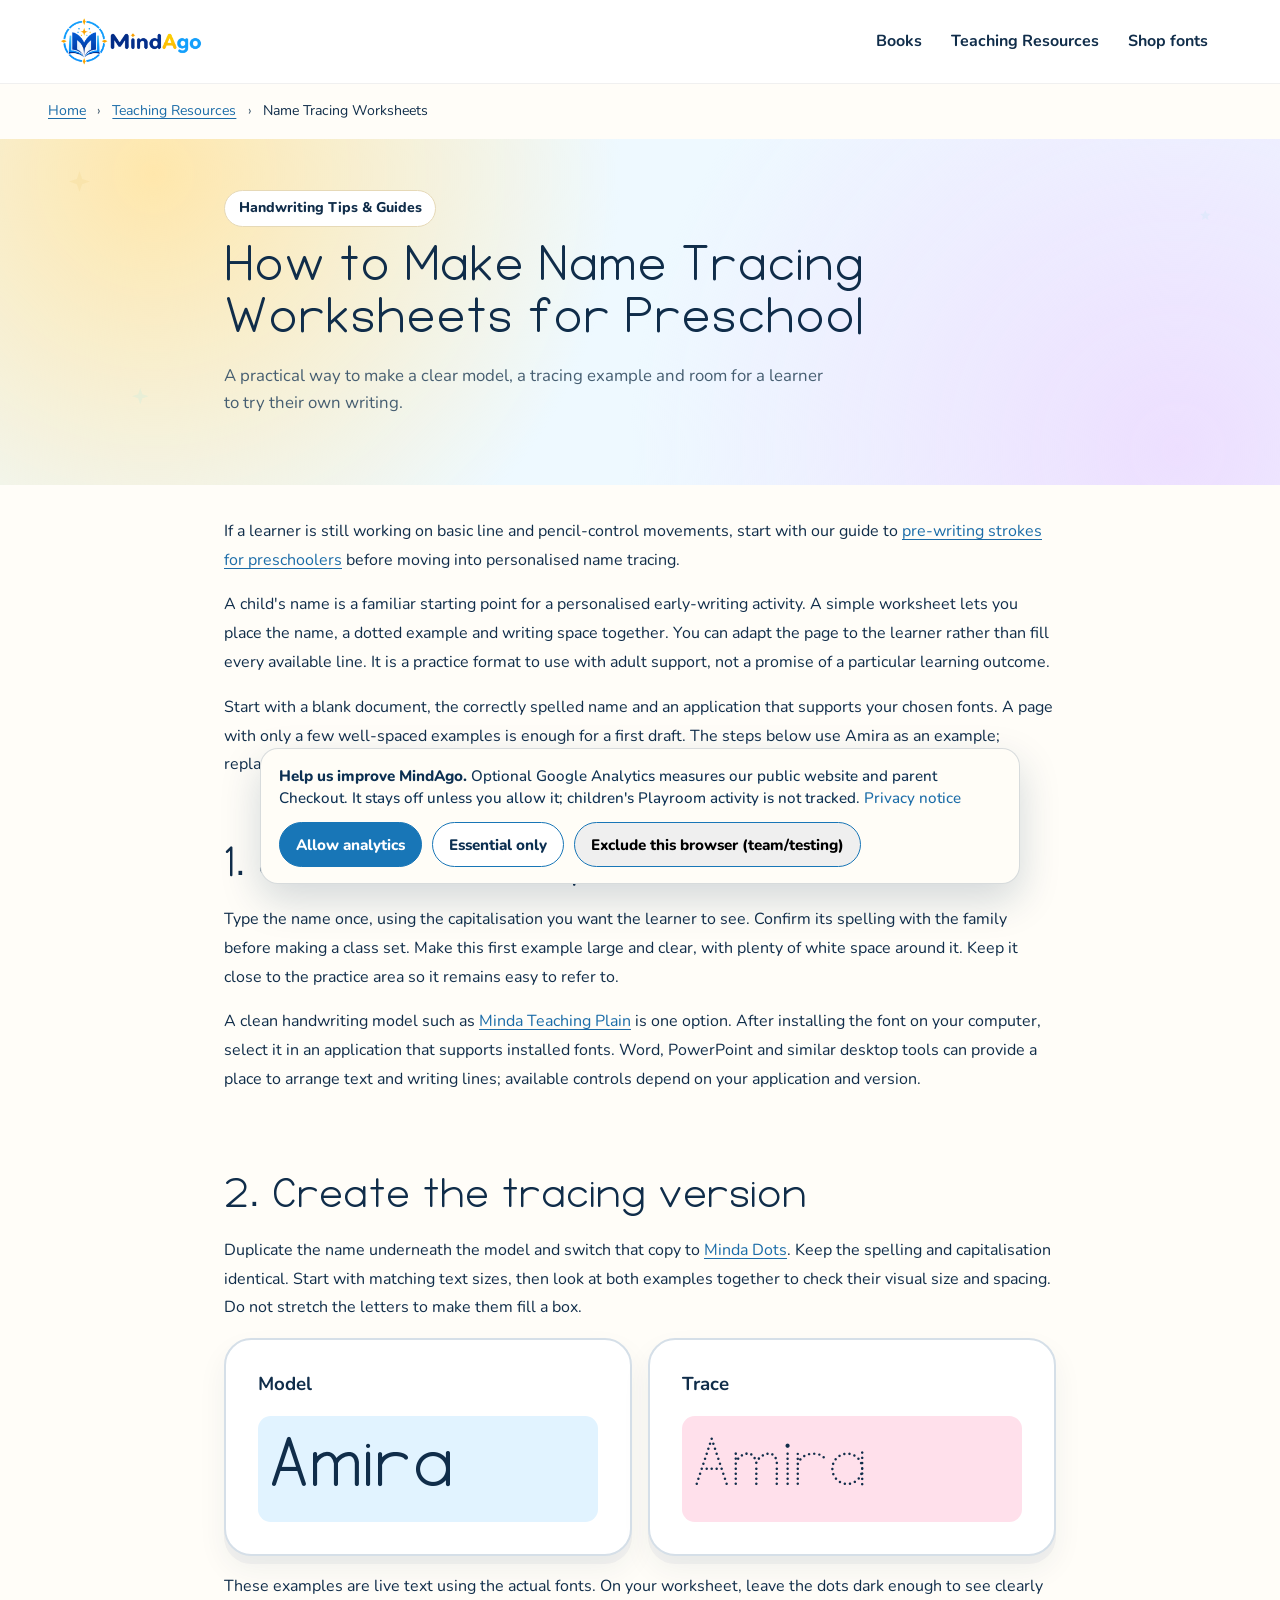
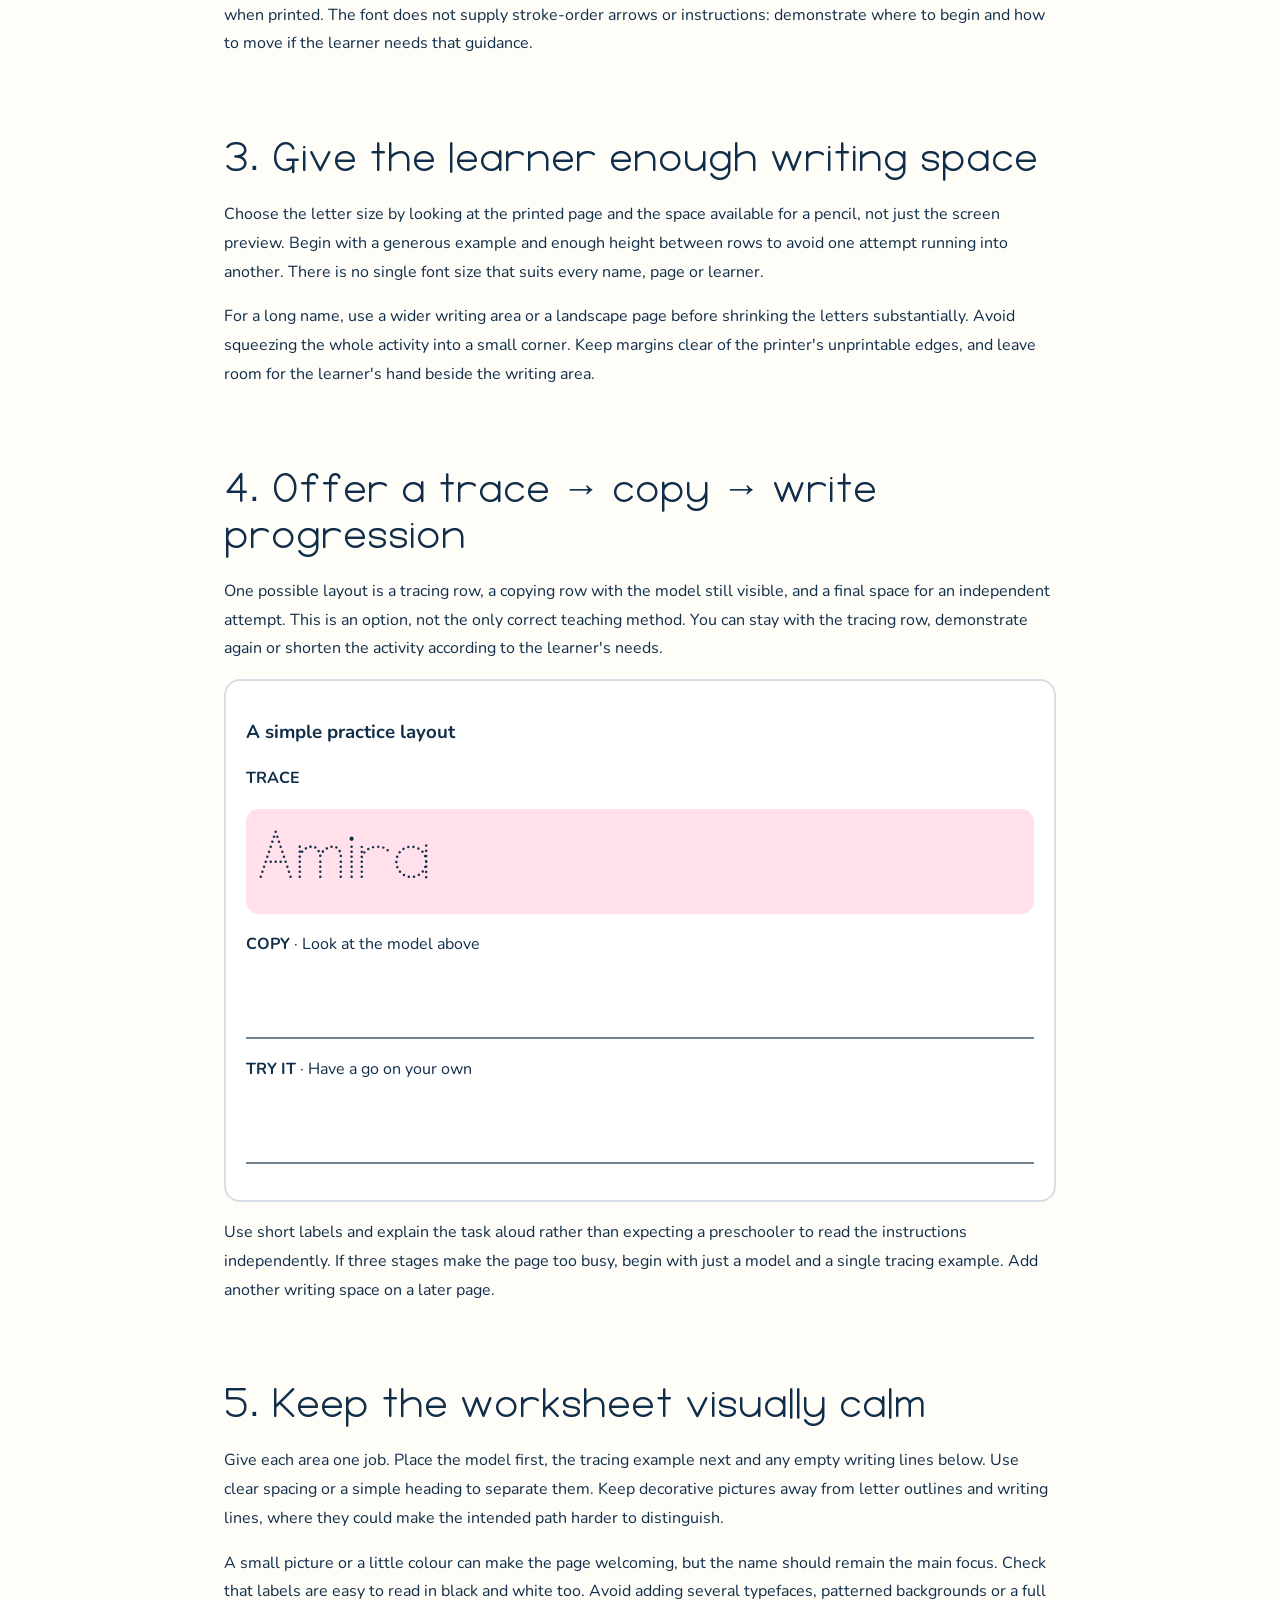
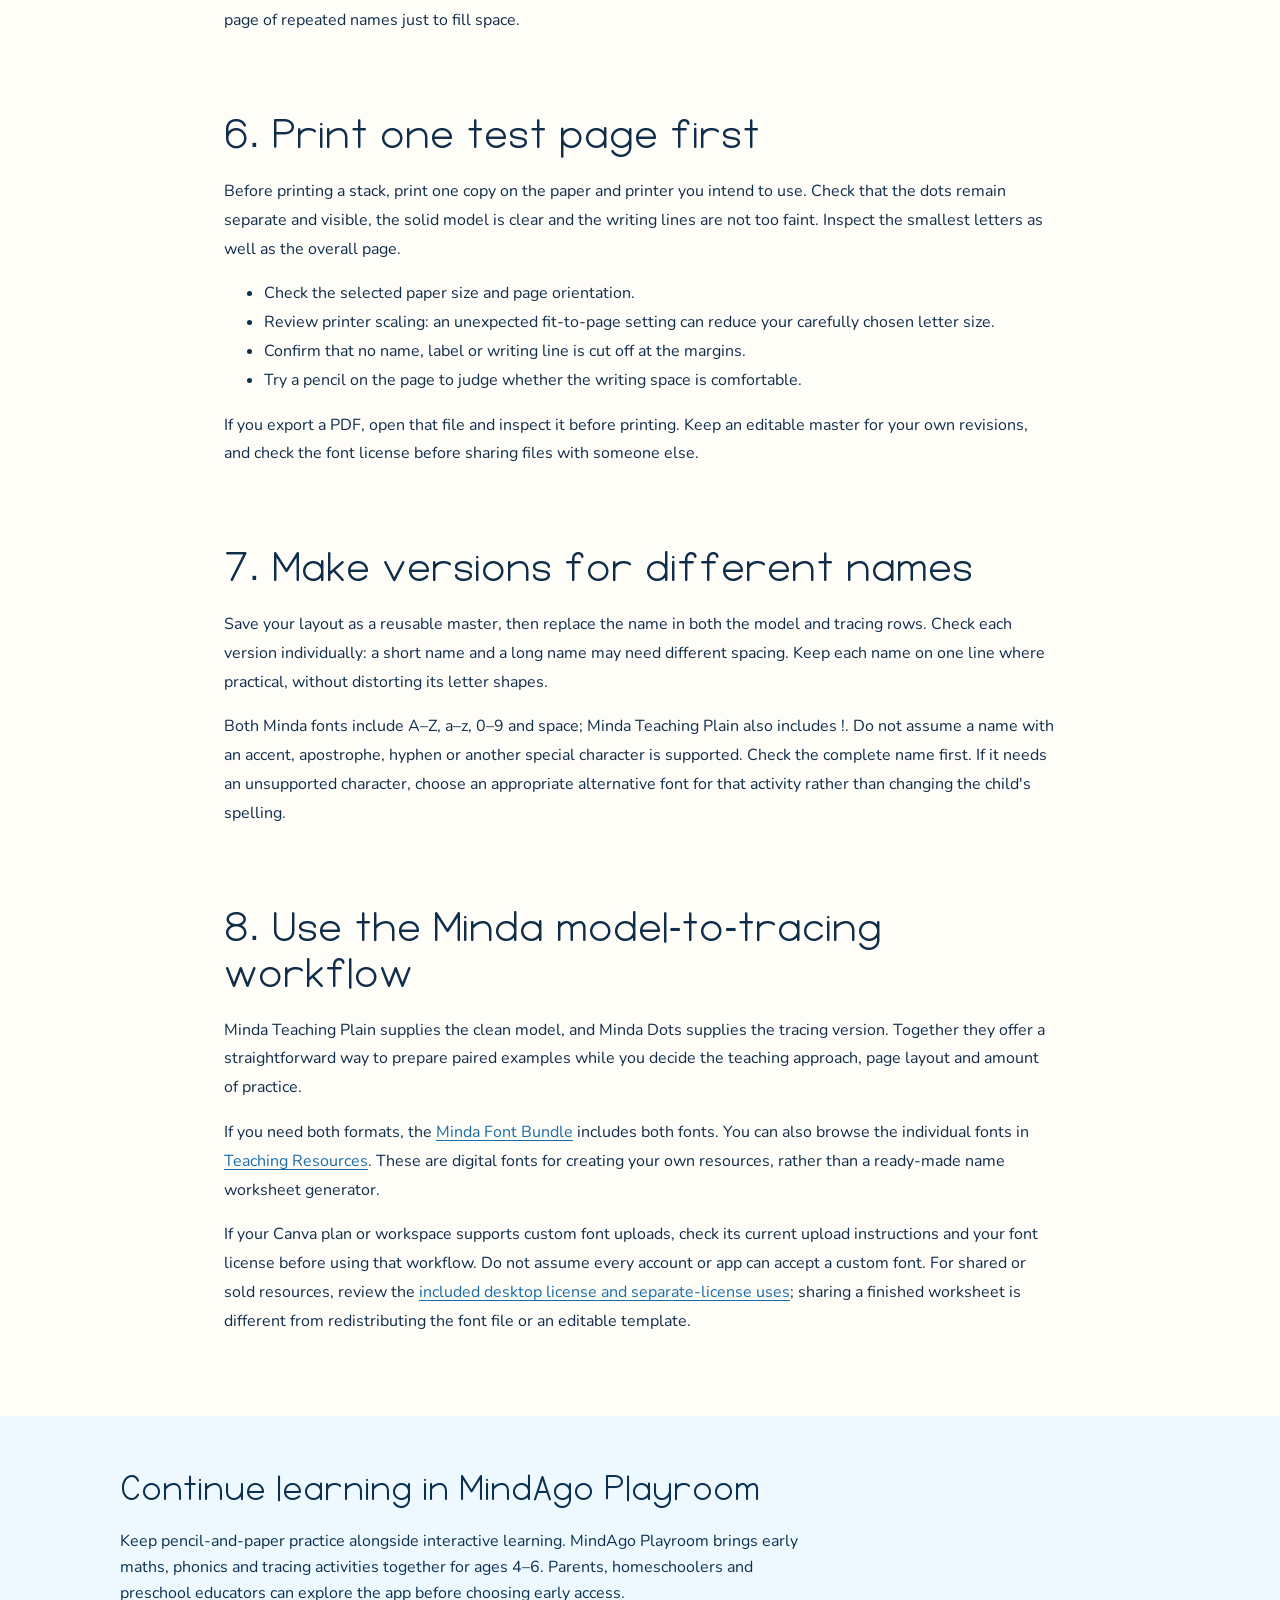
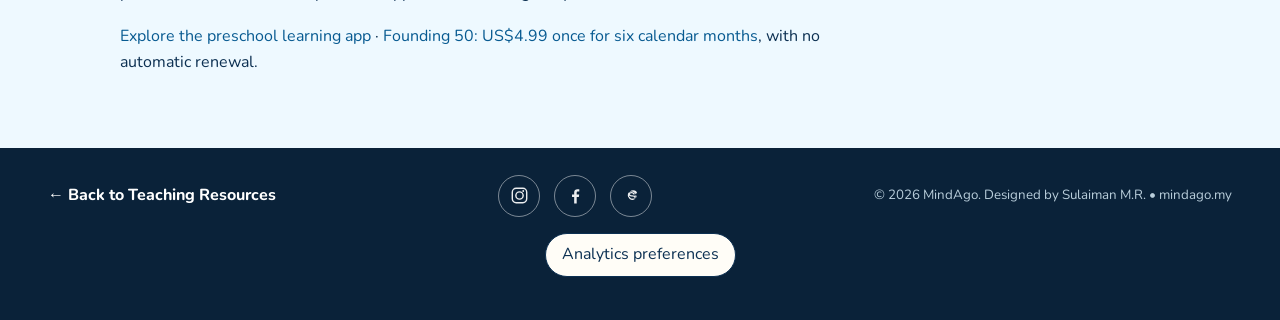
<file: teaching-resources/guides/how-to-make-name-tracing-worksheets/index.html>
<!doctype html>
<html lang="en">
<head>
  <meta charset="utf-8">
  <meta name="viewport" content="width=device-width, initial-scale=1">
  <meta name="theme-color" content="#fff6dc">
  <title>How to Make Name Tracing Worksheets for Preschool | MindAgo</title>
  <meta name="description" content="Learn how to create simple name tracing worksheets for preschool using a clean handwriting model and dotted tracing letters.">
  <meta name="robots" content="index, follow">
  <link rel="canonical" href="https://mindago.my/teaching-resources/guides/how-to-make-name-tracing-worksheets/">
  <meta property="og:type" content="website">
  <meta property="og:title" content="How to Make Name Tracing Worksheets for Preschool | MindAgo">
  <meta property="og:description" content="Learn how to create simple name tracing worksheets for preschool using a clean handwriting model and dotted tracing letters.">
  <meta property="og:url" content="https://mindago.my/teaching-resources/guides/how-to-make-name-tracing-worksheets/">
  <meta property="og:site_name" content="MindAgo">
  <meta name="twitter:card" content="summary">
  <meta name="twitter:title" content="How to Make Name Tracing Worksheets for Preschool | MindAgo">
  <meta name="twitter:description" content="Learn how to create simple name tracing worksheets for preschool using a clean handwriting model and dotted tracing letters.">
  <link rel="icon" href="../../../assets/branding/mindago_emblem.png?v=20260922c" type="image/png">
  <link rel="stylesheet" href="../../styles.css?v=20260928b">
  <link rel="stylesheet" href="../../detail.css?v=20260923a">
<script type="application/ld+json">
{
  "@context": "https://schema.org",
  "@type": "BreadcrumbList",
  "itemListElement": [
    {
      "@type": "ListItem",
      "position": 1,
      "name": "Home",
      "item": "https://mindago.my/"
    },
    {
      "@type": "ListItem",
      "position": 2,
      "name": "Teaching Resources",
      "item": "https://mindago.my/teaching-resources/"
    },
    {
      "@type": "ListItem",
      "position": 3,
      "name": "Name Tracing Worksheets",
      "item": "https://mindago.my/teaching-resources/guides/how-to-make-name-tracing-worksheets/"
    }
  ]
}
</script>
  <script src="/analytics.js?v=20261125a" defer></script>
  <link rel="stylesheet" href="/typography.css?v=20260928a">
  <link rel="stylesheet" href="/header.css?v=20261125a">
  <link rel="stylesheet" href="/motion.css?v=20260928c">
  <script src="/motion.js?v=20260928c" defer></script>
</head>
<body class="detail-page">
<a class="skip-link" href="#main-content">Skip to main content</a>
<header class="site-header"><div class="site-header__inner">
  <a class="site-brand" href="/" aria-label="MindAgo home"><img src="/assets/branding/mindago_logo_horizontal.png" width="7926" height="2670" alt="MindAgo"></a>
  <nav class="links" aria-label="Teaching resources navigation"><a class="books-link" href="../../../books/">Books</a><a class="shop" href="../../">Teaching Resources</a><a href="../../#fonts">Shop fonts</a></nav>
</div></header>
<main id="main-content">
<nav class="wrap breadcrumbs" aria-label="Breadcrumb"><ol><li><a href="../../../">Home</a></li><li><a href="../../">Teaching Resources</a></li><li aria-current="page">Name Tracing Worksheets</li></ol></nav>
<section class="hero guide-hero"><div class="wrap"><span class="eyebrow">Handwriting Tips &amp; Guides</span><h1>How to Make Name Tracing Worksheets for Preschool</h1><p>A practical way to make a clear model, a tracing example and room for a learner to try their own writing.</p></div></section>
<article class="wrap guide-article" aria-label="Name tracing worksheet guide">
<p>If a learner is still working on basic line and pencil-control movements, start with our guide to <a href="../pre-writing-strokes-preschool/">pre-writing strokes for preschoolers</a> before moving into personalised name tracing.</p>
<p>A child's name is a familiar starting point for a personalised early-writing activity. A simple worksheet lets you place the name, a dotted example and writing space together. You can adapt the page to the learner rather than fill every available line. It is a practice format to use with adult support, not a promise of a particular learning outcome.</p>
<p>Start with a blank document, the correctly spelled name and an application that supports your chosen fonts. A page with only a few well-spaced examples is enough for a first draft. The steps below use Amira as an example; replace it with a supported name of your choice.</p>
<section><h2>1. Start with a simple name model</h2>
<p>Type the name once, using the capitalisation you want the learner to see. Confirm its spelling with the family before making a class set. Make this first example large and clear, with plenty of white space around it. Keep it close to the practice area so it remains easy to refer to.</p>
<p>A clean handwriting model such as <a href="../../minda-teaching-plain/">Minda Teaching Plain</a> is one option. After installing the font on your computer, select it in an application that supports installed fonts. Word, PowerPoint and similar desktop tools can provide a place to arrange text and writing lines; available controls depend on your application and version.</p>
</section>
<section><h2>2. Create the tracing version</h2>
<p>Duplicate the name underneath the model and switch that copy to <a href="../../minda-dots/">Minda Dots</a>. Keep the spelling and capitalisation identical. Start with matching text sizes, then look at both examples together to check their visual size and spacing. Do not stretch the letters to make them fill a box.</p>
<div class="pair"><div class="specimen-board"><h3>Model</h3><div class="specimen plain">Amira</div></div><div class="specimen-board"><h3>Trace</h3><div class="specimen dots">Amira</div></div></div>
<p>These examples are live text using the actual fonts. On your worksheet, leave the dots dark enough to see clearly when printed. The font does not supply stroke-order arrows or instructions: demonstrate where to begin and how to move if the learner needs that guidance.</p>
</section>
<section><h2>3. Give the learner enough writing space</h2>
<p>Choose the letter size by looking at the printed page and the space available for a pencil, not just the screen preview. Begin with a generous example and enough height between rows to avoid one attempt running into another. There is no single font size that suits every name, page or learner.</p>
<p>For a long name, use a wider writing area or a landscape page before shrinking the letters substantially. Avoid squeezing the whole activity into a small corner. Keep margins clear of the printer's unprintable edges, and leave room for the learner's hand beside the writing area.</p>
</section>
<section><h2>4. Offer a trace → copy → write progression</h2>
<p>One possible layout is a tracing row, a copying row with the model still visible, and a final space for an independent attempt. This is an option, not the only correct teaching method. You can stay with the tracing row, demonstrate again or shorten the activity according to the learner's needs.</p>
<div class="worksheet"><h3>A simple practice layout</h3><p><strong>TRACE</strong></p><div class="specimen dots">Amira</div><p><strong>COPY</strong> · Look at the model above</p><div class="writing-line" aria-label="Blank line for copying"></div><p><strong>TRY IT</strong> · Have a go on your own</p><div class="writing-line" aria-label="Blank line for an independent attempt"></div></div>
<p>Use short labels and explain the task aloud rather than expecting a preschooler to read the instructions independently. If three stages make the page too busy, begin with just a model and a single tracing example. Add another writing space on a later page.</p>
</section>
<section><h2>5. Keep the worksheet visually calm</h2>
<p>Give each area one job. Place the model first, the tracing example next and any empty writing lines below. Use clear spacing or a simple heading to separate them. Keep decorative pictures away from letter outlines and writing lines, where they could make the intended path harder to distinguish.</p>
<p>A small picture or a little colour can make the page welcoming, but the name should remain the main focus. Check that labels are easy to read in black and white too. Avoid adding several typefaces, patterned backgrounds or a full page of repeated names just to fill space.</p>
</section>
<section><h2>6. Print one test page first</h2>
<p>Before printing a stack, print one copy on the paper and printer you intend to use. Check that the dots remain separate and visible, the solid model is clear and the writing lines are not too faint. Inspect the smallest letters as well as the overall page.</p>
<ul><li>Check the selected paper size and page orientation.</li><li>Review printer scaling: an unexpected fit-to-page setting can reduce your carefully chosen letter size.</li><li>Confirm that no name, label or writing line is cut off at the margins.</li><li>Try a pencil on the page to judge whether the writing space is comfortable.</li></ul>
<p>If you export a PDF, open that file and inspect it before printing. Keep an editable master for your own revisions, and check the font license before sharing files with someone else.</p>
</section>
<section><h2>7. Make versions for different names</h2>
<p>Save your layout as a reusable master, then replace the name in both the model and tracing rows. Check each version individually: a short name and a long name may need different spacing. Keep each name on one line where practical, without distorting its letter shapes.</p>
<p>Both Minda fonts include A–Z, a–z, 0–9 and space; Minda Teaching Plain also includes !. Do not assume a name with an accent, apostrophe, hyphen or another special character is supported. Check the complete name first. If it needs an unsupported character, choose an appropriate alternative font for that activity rather than changing the child's spelling.</p>
</section>
<section><h2>8. Use the Minda model-to-tracing workflow</h2>
<p>Minda Teaching Plain supplies the clean model, and Minda Dots supplies the tracing version. Together they offer a straightforward way to prepare paired examples while you decide the teaching approach, page layout and amount of practice.</p>
<p>If you need both formats, the <a href="../../minda-font-bundle/">Minda Font Bundle</a> includes both fonts. You can also browse the individual fonts in <a href="../../">Teaching Resources</a>. These are digital fonts for creating your own resources, rather than a ready-made name worksheet generator.</p>
<p>If your Canva plan or workspace supports custom font uploads, check its current upload instructions and your font license before using that workflow. Do not assume every account or app can accept a custom font. For shared or sold resources, review the <a href="../../#license">included desktop license and separate-license uses</a>; sharing a finished worksheet is different from redistributing the font file or an editable template.</p>
</section>
</article>

<section class="playroom-resource-link" aria-labelledby="playroom-next-title">
  <div class="playroom-resource-link__inner">
    <h2 id="playroom-next-title">Continue learning in MindAgo Playroom</h2>
    <p>Keep pencil-and-paper practice alongside interactive learning. MindAgo Playroom brings early maths, phonics and tracing activities together for ages 4–6. Parents, homeschoolers and preschool educators can explore the app before choosing early access.</p>
    <p><a href="/preschool-learning-app/">Explore the preschool learning app</a> · <a href="https://join.mindago.my/founding50">Founding 50: US$4.99 once for six calendar months</a>, with no automatic renewal.</p>
  </div>
</section>
</main>
<footer><div class="wrap foot"><a href="../../">← Back to Teaching Resources</a><nav class="footer-social" aria-label="MindAgo social media">
  <a
    href="https://www.instagram.com/mindago.my/"
    target="_blank"
    rel="me noopener noreferrer"
    aria-label="MindAgo on Instagram"
  >
    <svg viewBox="0 0 24 24" aria-hidden="true">
      <path d="M7.75 2h8.5A5.75 5.75 0 0 1 22 7.75v8.5A5.75 5.75 0 0 1 16.25 22h-8.5A5.75 5.75 0 0 1 2 16.25v-8.5A5.75 5.75 0 0 1 7.75 2Zm0 1.8A3.95 3.95 0 0 0 3.8 7.75v8.5a3.95 3.95 0 0 0 3.95 3.95h8.5a3.95 3.95 0 0 0 3.95-3.95v-8.5a3.95 3.95 0 0 0-3.95-3.95h-8.5Zm8.95 1.35a1.15 1.15 0 1 1 0 2.3 1.15 1.15 0 0 1 0-2.3ZM12 6.5A5.5 5.5 0 1 1 6.5 12 5.5 5.5 0 0 1 12 6.5Zm0 1.8A3.7 3.7 0 1 0 15.7 12 3.7 3.7 0 0 0 12 8.3Z"/>
    </svg>
  </a>

  <a
    href="https://www.facebook.com/122094181443495933"
    target="_blank"
    rel="me noopener noreferrer"
    aria-label="MindAgo on Facebook"
  >
    <svg viewBox="0 0 24 24" aria-hidden="true">
      <path d="M13.5 22v-8.2h2.76l.41-3.2H13.5V8.56c0-.93.26-1.56 1.59-1.56h1.7V4.14c-.29-.04-1.28-.14-2.43-.14-2.4 0-4.04 1.46-4.04 4.15v2.45H7.6v3.2h2.72V22h3.18Z"/>
    </svg>
  </a>

  <a
    href="https://www.threads.com/@mindago.my"
    target="_blank"
    rel="me noopener noreferrer"
    aria-label="MindAgo on Threads"
  >
    <svg viewBox="0 0 24 24" aria-hidden="true">
      <path d="M16.3 11.1c-.1-2.6-1.6-4-4.2-4-2.9 0-4.8 1.8-4.8 4.5 0 2.7 1.9 4.5 4.8 4.5 2.3 0 4-1 4.7-2.9.2-.5.3-1 .3-1.5 0-.2 0-.4-.1-.6.9.4 1.4 1.1 1.4 2 0 1.7-1.5 3.1-4.2 3.1-3.3 0-5.6-2-5.6-5.4 0-3.2 2.3-5.5 5.5-5.5 2.9 0 4.7 1.5 5 4l-1.8.2Zm-1.4 1.1c-.5-.2-1.1-.3-1.8-.4-.8-.1-1.7-.2-2.3-.5-.4-.2-.6-.5-.6-.9 0-.7.7-1.2 1.8-1.2 1.2 0 2 .5 2.3 1.6l1.6-.4c-.4-1.8-1.8-2.8-3.9-2.8-2.1 0-3.6 1.1-3.6 2.8 0 1.3.7 2.1 2.1 2.5.7.2 1.6.3 2.5.4 1.5.2 2.2.5 2.2 1.3 0 .9-.9 1.5-2.3 1.5-1.4 0-2.4-.7-2.7-1.9l-1.6.4c.5 2 2.1 3.1 4.4 3.1 2.4 0 4-1.2 4-3.1 0-1.4-.8-2.3-2.1-2.8Z"/>
    </svg>
  </a>
</nav><small>© 2026 MindAgo. Designed by Sulaiman M.R. • mindago.my</small></div></footer>
</body>
</html>
</file>
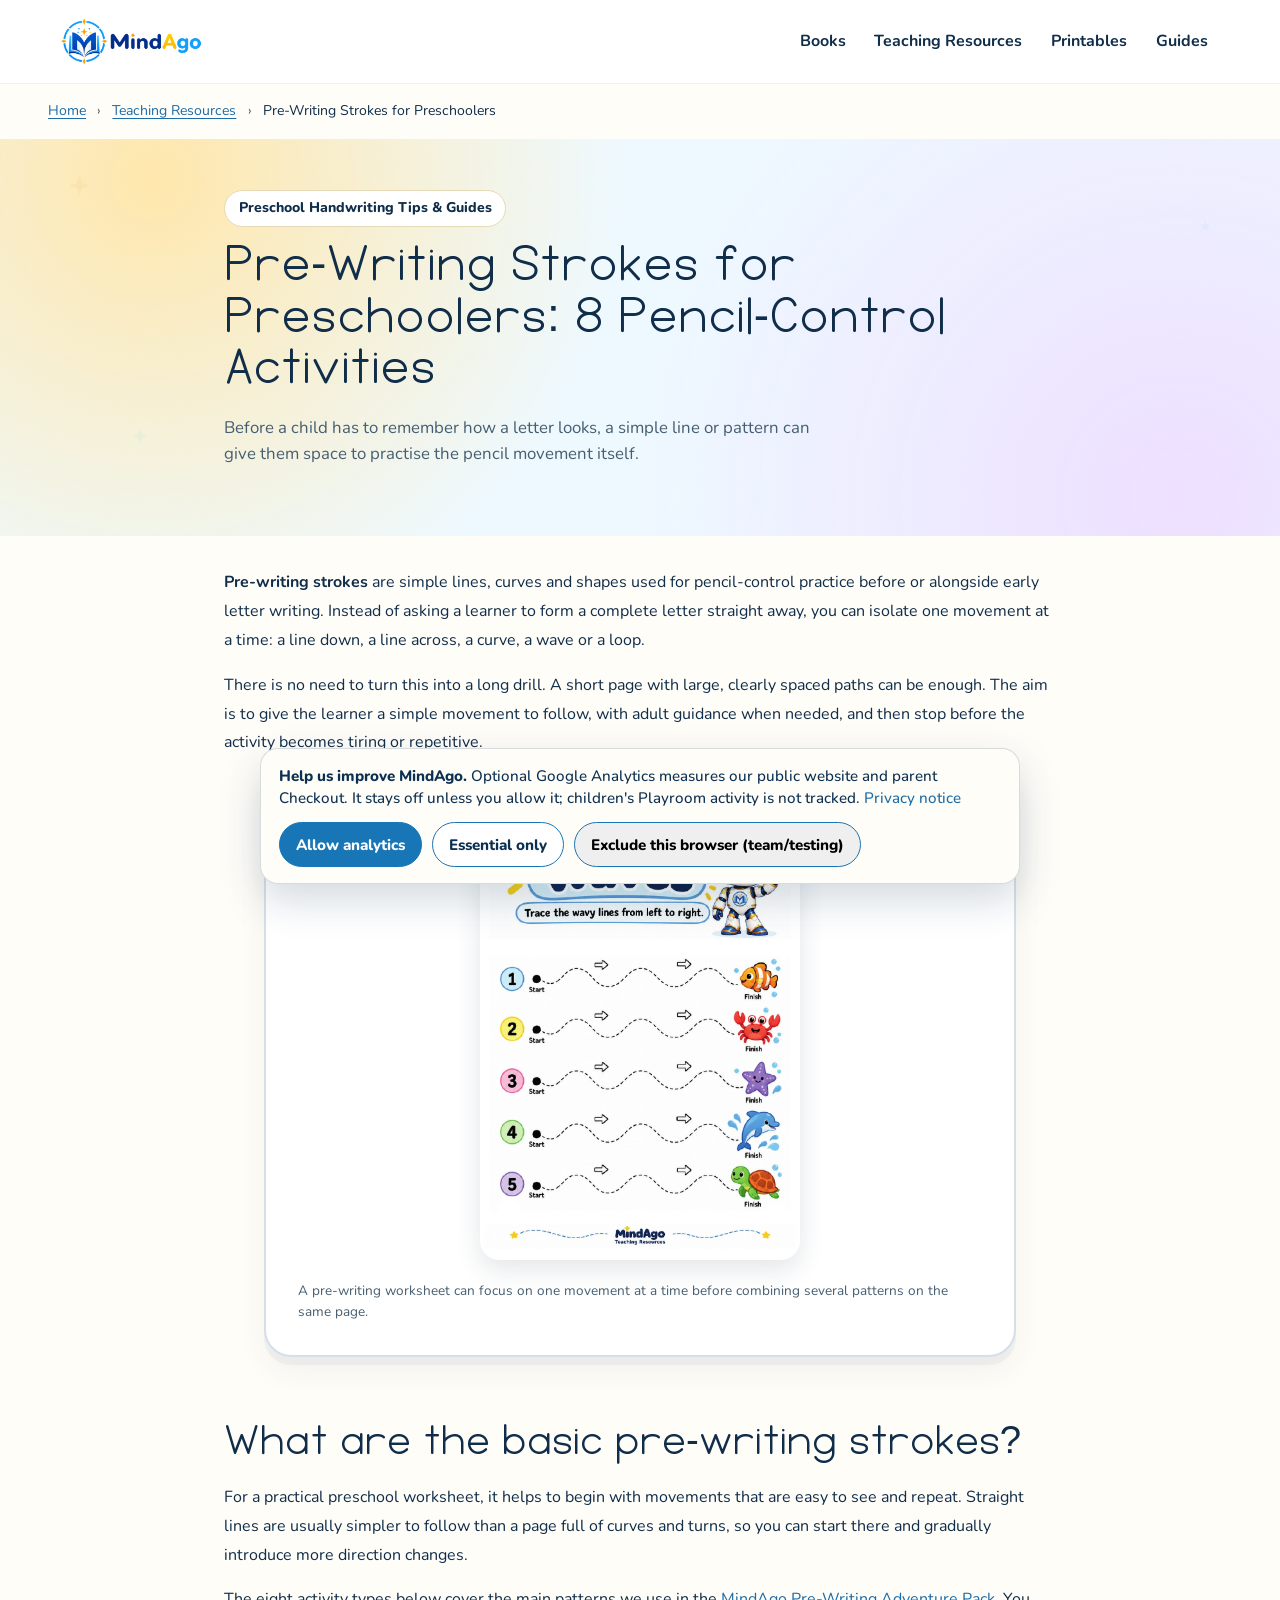
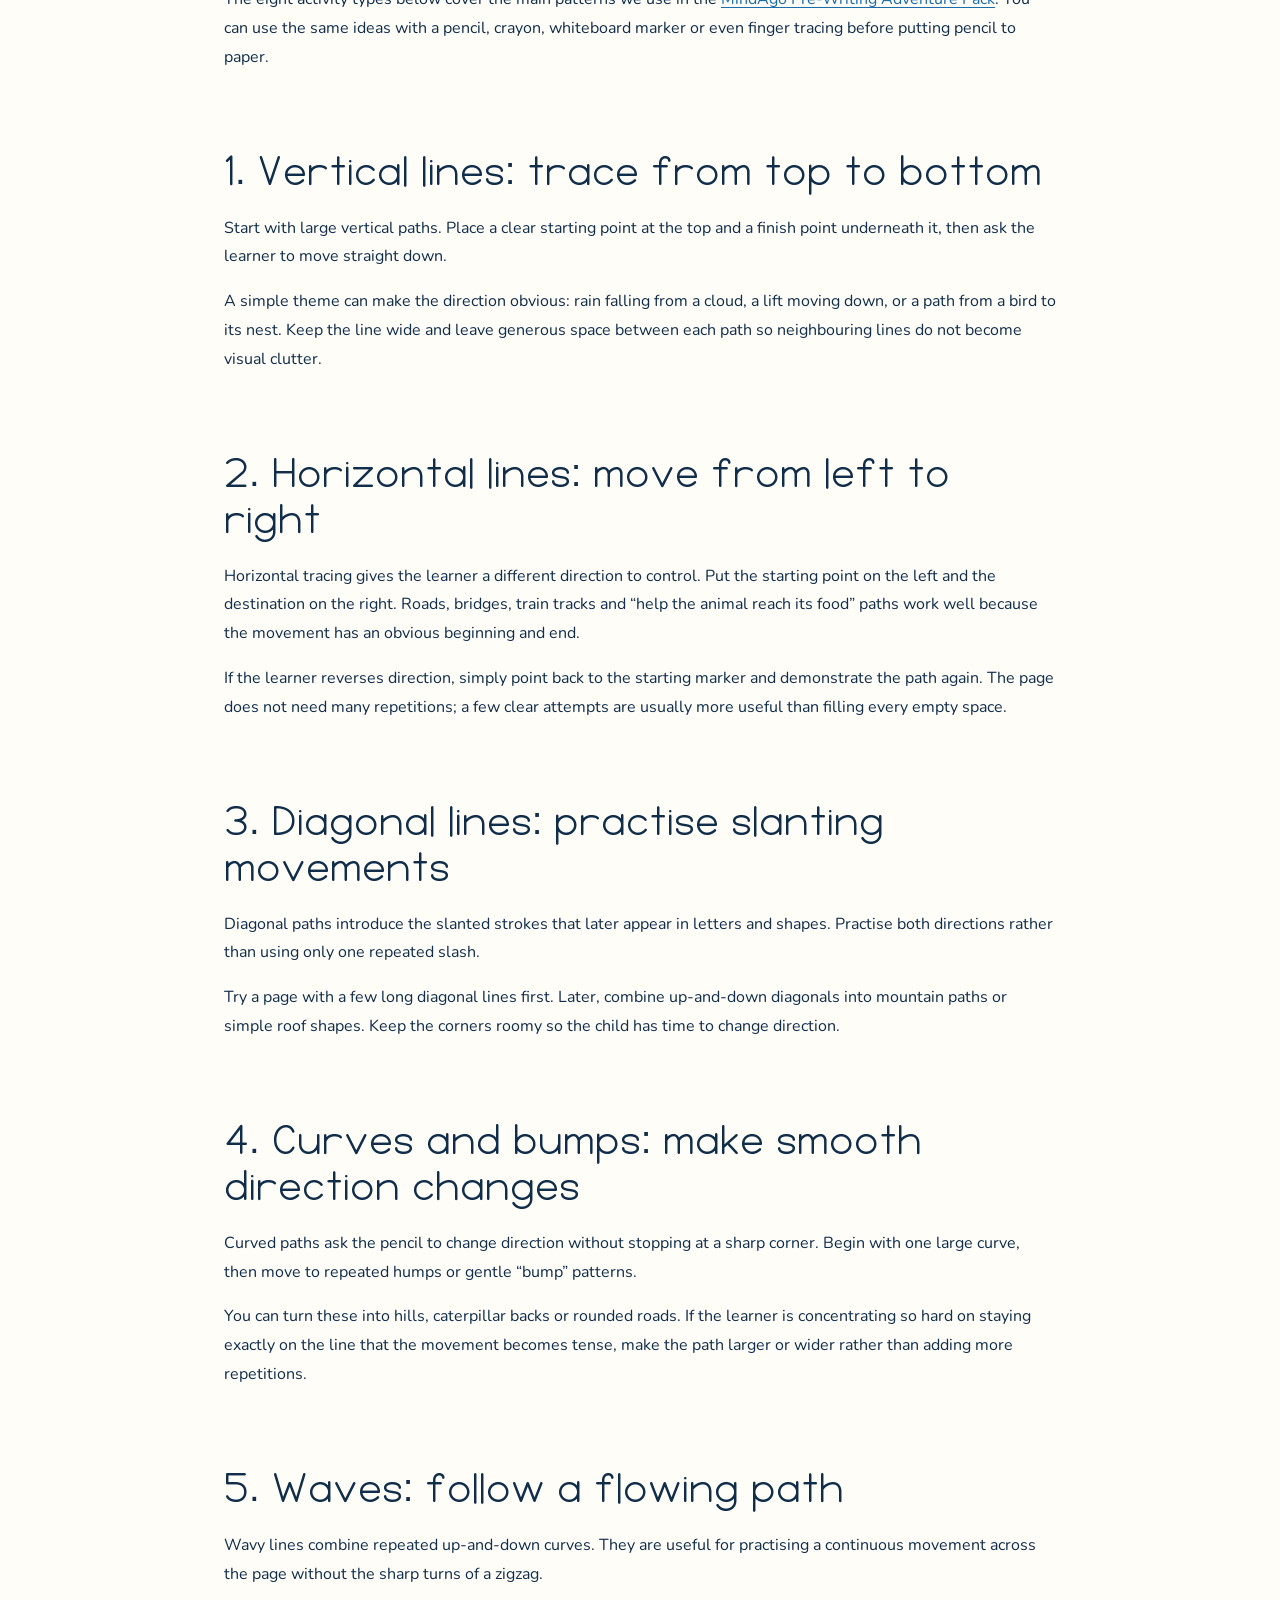
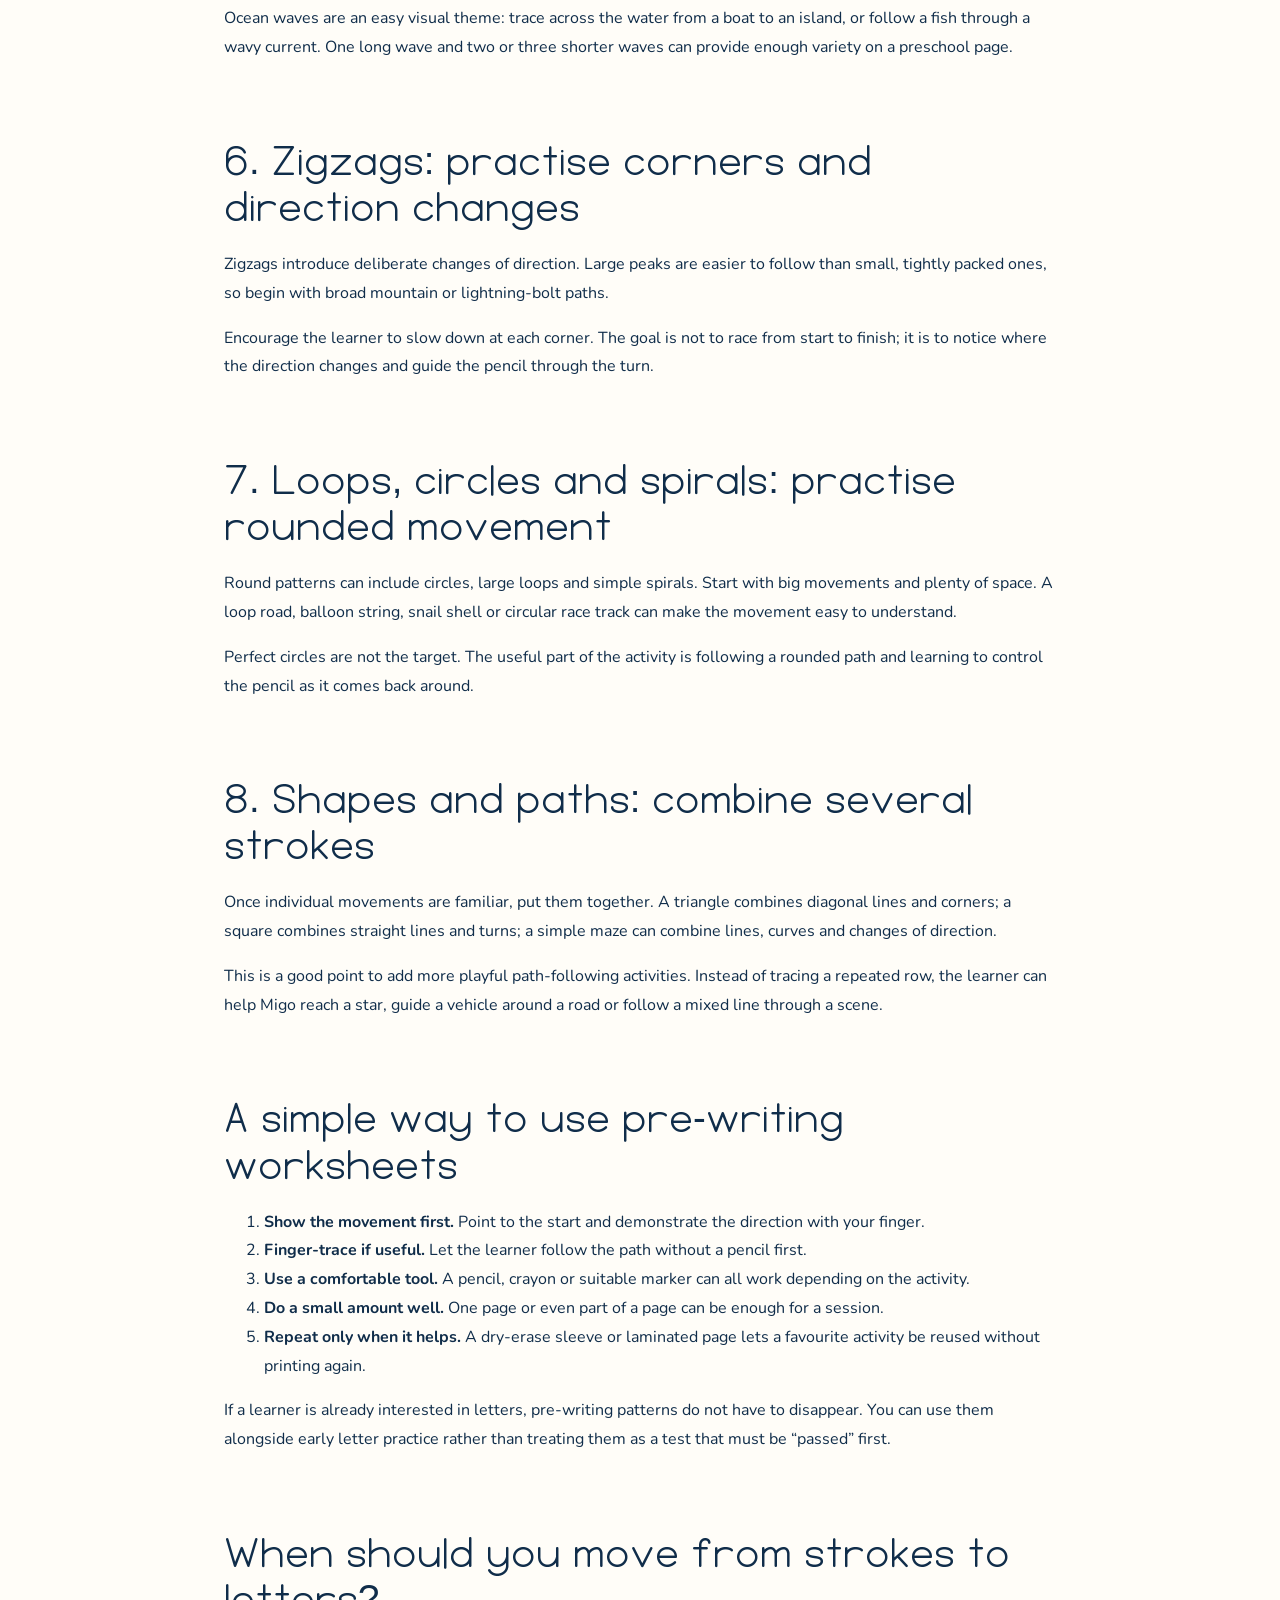
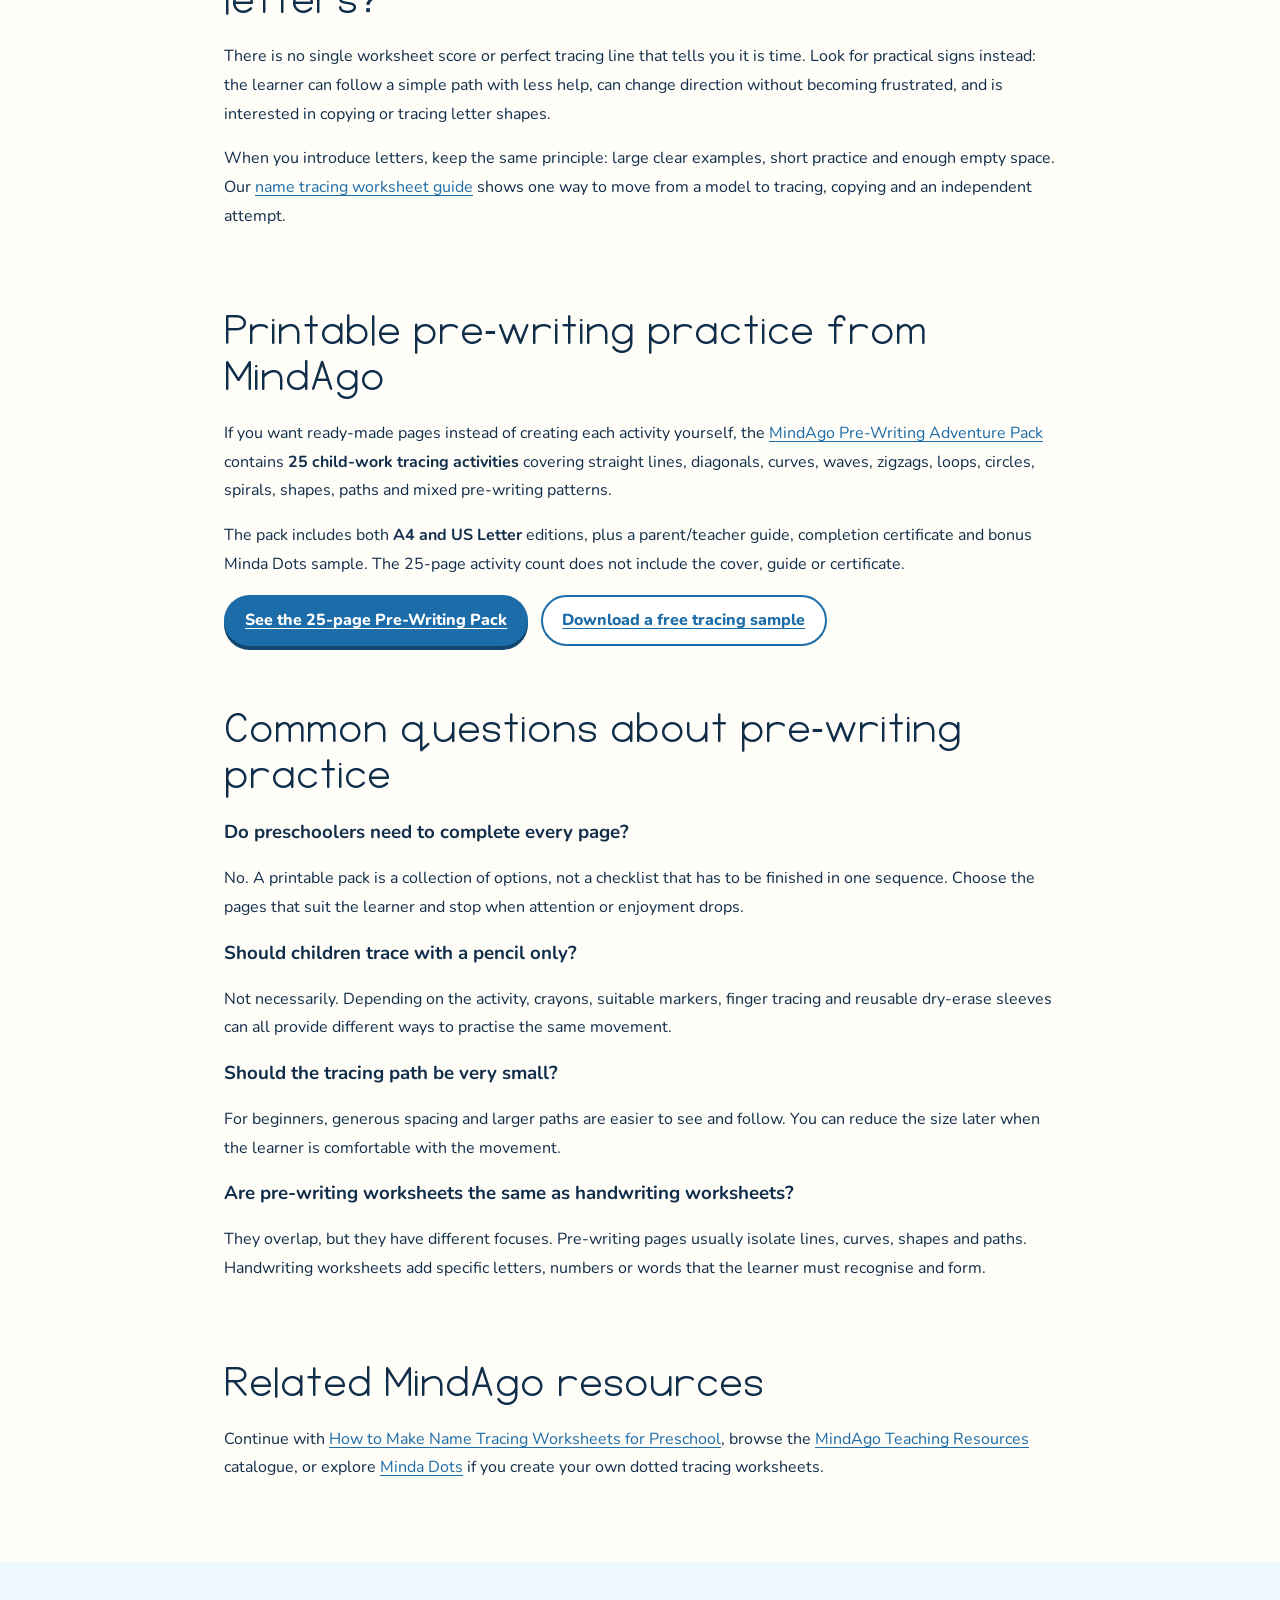
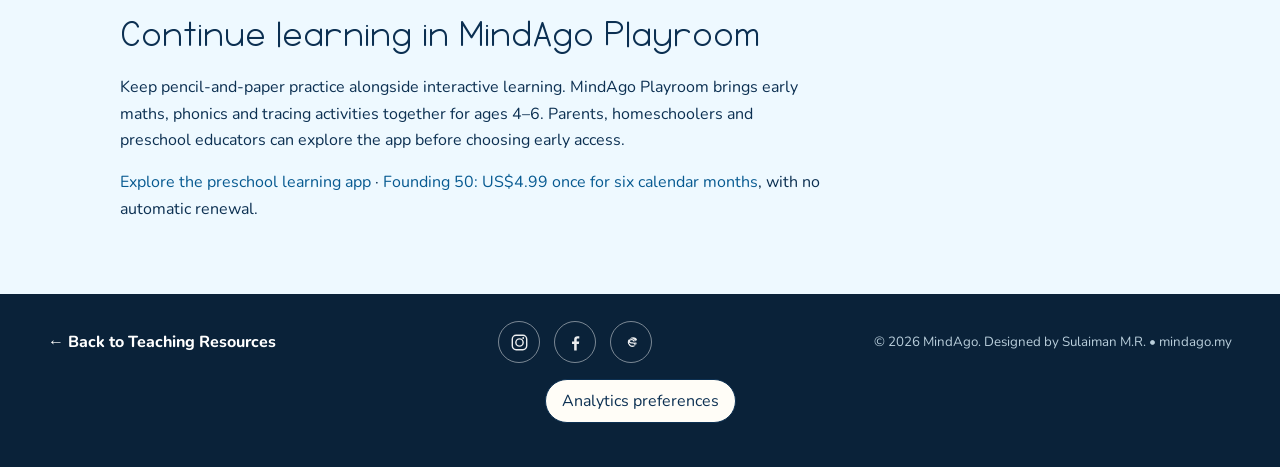
<file: teaching-resources/guides/pre-writing-strokes-preschool/index.html>
<!doctype html>
<html lang="en">
<head>
  <meta charset="utf-8">
  <meta name="viewport" content="width=device-width, initial-scale=1">
  <meta name="theme-color" content="#fff6dc">
  <title>Pre-Writing Strokes for Preschoolers: 8 Activities | MindAgo</title>
  <meta name="description" content="Learn 8 useful pre-writing strokes for preschoolers with simple pencil-control activities using lines, curves, waves, zigzags, loops, circles, shapes and paths.">
  <meta name="robots" content="index, follow">
  <link rel="canonical" href="https://mindago.my/teaching-resources/guides/pre-writing-strokes-preschool/">
  <meta property="og:type" content="article">
  <meta property="og:title" content="Pre-Writing Strokes for Preschoolers: 8 Pencil-Control Activities">
  <meta property="og:description" content="A practical guide to lines, curves, waves, zigzags, loops, circles, shapes and path tracing before letter writing.">
  <meta property="og:url" content="https://mindago.my/teaching-resources/guides/pre-writing-strokes-preschool/">
  <meta property="og:site_name" content="MindAgo">
  <meta property="og:image" content="https://mindago.my/teaching-resources/assets/images/pre-writing-preview-02.webp">
  <meta name="twitter:card" content="summary_large_image">
  <meta name="twitter:title" content="Pre-Writing Strokes for Preschoolers: 8 Activities">
  <meta name="twitter:description" content="Simple preschool pencil-control activities using lines, curves, waves, zigzags, loops, circles, shapes and paths.">
  <meta name="twitter:image" content="https://mindago.my/teaching-resources/assets/images/pre-writing-preview-02.webp">
  <link rel="icon" href="../../../assets/branding/mindago_emblem.png?v=20260922c" type="image/png">
  <link rel="stylesheet" href="../../styles.css?v=20260928b">
  <link rel="stylesheet" href="../../detail.css?v=20260925a">
  <script type="application/ld+json">
  {
    "@context":"https://schema.org",
    "@type":"Article",
    "headline":"Pre-Writing Strokes for Preschoolers: 8 Pencil-Control Activities",
    "description":"A practical guide to pre-writing strokes and simple preschool pencil-control activities before letter writing.",
    "image":["https://mindago.my/teaching-resources/assets/images/pre-writing-preview-02.webp"],
    "datePublished":"2026-09-26",
    "dateModified":"2026-09-26",
    "author":{"@type":"Organization","name":"MindAgo","url":"https://mindago.my/"},
    "publisher":{"@type":"Organization","name":"MindAgo","url":"https://mindago.my/"},
    "mainEntityOfPage":"https://mindago.my/teaching-resources/guides/pre-writing-strokes-preschool/"
  }
  </script>
  <script type="application/ld+json">
  {
    "@context":"https://schema.org",
    "@type":"BreadcrumbList",
    "itemListElement":[
      {"@type":"ListItem","position":1,"name":"Home","item":"https://mindago.my/"},
      {"@type":"ListItem","position":2,"name":"Teaching Resources","item":"https://mindago.my/teaching-resources/"},
      {"@type":"ListItem","position":3,"name":"Pre-Writing Strokes for Preschoolers","item":"https://mindago.my/teaching-resources/guides/pre-writing-strokes-preschool/"}
    ]
  }
  </script>
  <script src="/analytics.js?v=20261125a" defer></script>
  <link rel="stylesheet" href="/typography.css?v=20260928a">
  <link rel="stylesheet" href="/header.css?v=20261125a">
  <link rel="stylesheet" href="/motion.css?v=20260928c">
  <script src="/motion.js?v=20260928c" defer></script>
</head>
<body class="detail-page">
<a class="skip-link" href="#main-content">Skip to main content</a>
<header class="site-header"><div class="site-header__inner">
  <a class="site-brand" href="/" aria-label="MindAgo home"><img src="/assets/branding/mindago_logo_horizontal.png" width="7926" height="2670" alt="MindAgo"></a>
  <nav class="links" aria-label="Teaching resources navigation"><a class="books-link" href="../../../books/">Books</a><a class="shop" href="../../">Teaching Resources</a><a href="../../#printables">Printables</a><a href="../../#guides">Guides</a></nav>
</div></header>

<main id="main-content">
<nav class="wrap breadcrumbs" aria-label="Breadcrumb"><ol><li><a href="../../../">Home</a></li><li><a href="../../">Teaching Resources</a></li><li aria-current="page">Pre-Writing Strokes for Preschoolers</li></ol></nav>

<section class="hero guide-hero"><div class="wrap">
  <span class="eyebrow">Preschool Handwriting Tips &amp; Guides</span>
  <h1>Pre-Writing Strokes for Preschoolers: 8 Pencil-Control Activities</h1>
  <p>Before a child has to remember how a letter looks, a simple line or pattern can give them space to practise the pencil movement itself.</p>
</div></section>

<article class="wrap guide-article" aria-label="Pre-writing strokes guide">
<p><strong>Pre-writing strokes</strong> are simple lines, curves and shapes used for pencil-control practice before or alongside early letter writing. Instead of asking a learner to form a complete letter straight away, you can isolate one movement at a time: a line down, a line across, a curve, a wave or a loop.</p>

<p>There is no need to turn this into a long drill. A short page with large, clearly spaced paths can be enough. The aim is to give the learner a simple movement to follow, with adult guidance when needed, and then stop before the activity becomes tiring or repetitive.</p>

<figure class="specimen-board">
  <img class="product-cover" src="../../assets/images/pre-writing-preview-02.webp" width="1400" height="1980" alt="Colourful MindAgo pre-writing worksheet with guided tracing lines">
  <figcaption class="specimen-note">A pre-writing worksheet can focus on one movement at a time before combining several patterns on the same page.</figcaption>
</figure>

<section>
<h2>What are the basic pre-writing strokes?</h2>
<p>For a practical preschool worksheet, it helps to begin with movements that are easy to see and repeat. Straight lines are usually simpler to follow than a page full of curves and turns, so you can start there and gradually introduce more direction changes.</p>
<p>The eight activity types below cover the main patterns we use in the <a href="../../pre-writing-adventure/">MindAgo Pre-Writing Adventure Pack</a>. You can use the same ideas with a pencil, crayon, whiteboard marker or even finger tracing before putting pencil to paper.</p>
</section>

<section>
<h2>1. Vertical lines: trace from top to bottom</h2>
<p>Start with large vertical paths. Place a clear starting point at the top and a finish point underneath it, then ask the learner to move straight down.</p>
<p>A simple theme can make the direction obvious: rain falling from a cloud, a lift moving down, or a path from a bird to its nest. Keep the line wide and leave generous space between each path so neighbouring lines do not become visual clutter.</p>
</section>

<section>
<h2>2. Horizontal lines: move from left to right</h2>
<p>Horizontal tracing gives the learner a different direction to control. Put the starting point on the left and the destination on the right. Roads, bridges, train tracks and “help the animal reach its food” paths work well because the movement has an obvious beginning and end.</p>
<p>If the learner reverses direction, simply point back to the starting marker and demonstrate the path again. The page does not need many repetitions; a few clear attempts are usually more useful than filling every empty space.</p>
</section>

<section>
<h2>3. Diagonal lines: practise slanting movements</h2>
<p>Diagonal paths introduce the slanted strokes that later appear in letters and shapes. Practise both directions rather than using only one repeated slash.</p>
<p>Try a page with a few long diagonal lines first. Later, combine up-and-down diagonals into mountain paths or simple roof shapes. Keep the corners roomy so the child has time to change direction.</p>
</section>

<section>
<h2>4. Curves and bumps: make smooth direction changes</h2>
<p>Curved paths ask the pencil to change direction without stopping at a sharp corner. Begin with one large curve, then move to repeated humps or gentle “bump” patterns.</p>
<p>You can turn these into hills, caterpillar backs or rounded roads. If the learner is concentrating so hard on staying exactly on the line that the movement becomes tense, make the path larger or wider rather than adding more repetitions.</p>
</section>

<section>
<h2>5. Waves: follow a flowing path</h2>
<p>Wavy lines combine repeated up-and-down curves. They are useful for practising a continuous movement across the page without the sharp turns of a zigzag.</p>
<p>Ocean waves are an easy visual theme: trace across the water from a boat to an island, or follow a fish through a wavy current. One long wave and two or three shorter waves can provide enough variety on a preschool page.</p>
</section>

<section>
<h2>6. Zigzags: practise corners and direction changes</h2>
<p>Zigzags introduce deliberate changes of direction. Large peaks are easier to follow than small, tightly packed ones, so begin with broad mountain or lightning-bolt paths.</p>
<p>Encourage the learner to slow down at each corner. The goal is not to race from start to finish; it is to notice where the direction changes and guide the pencil through the turn.</p>
</section>

<section>
<h2>7. Loops, circles and spirals: practise rounded movement</h2>
<p>Round patterns can include circles, large loops and simple spirals. Start with big movements and plenty of space. A loop road, balloon string, snail shell or circular race track can make the movement easy to understand.</p>
<p>Perfect circles are not the target. The useful part of the activity is following a rounded path and learning to control the pencil as it comes back around.</p>
</section>

<section>
<h2>8. Shapes and paths: combine several strokes</h2>
<p>Once individual movements are familiar, put them together. A triangle combines diagonal lines and corners; a square combines straight lines and turns; a simple maze can combine lines, curves and changes of direction.</p>
<p>This is a good point to add more playful path-following activities. Instead of tracing a repeated row, the learner can help Migo reach a star, guide a vehicle around a road or follow a mixed line through a scene.</p>
</section>

<section>
<h2>A simple way to use pre-writing worksheets</h2>
<ol>
  <li><strong>Show the movement first.</strong> Point to the start and demonstrate the direction with your finger.</li>
  <li><strong>Finger-trace if useful.</strong> Let the learner follow the path without a pencil first.</li>
  <li><strong>Use a comfortable tool.</strong> A pencil, crayon or suitable marker can all work depending on the activity.</li>
  <li><strong>Do a small amount well.</strong> One page or even part of a page can be enough for a session.</li>
  <li><strong>Repeat only when it helps.</strong> A dry-erase sleeve or laminated page lets a favourite activity be reused without printing again.</li>
</ol>
<p>If a learner is already interested in letters, pre-writing patterns do not have to disappear. You can use them alongside early letter practice rather than treating them as a test that must be “passed” first.</p>
</section>

<section>
<h2>When should you move from strokes to letters?</h2>
<p>There is no single worksheet score or perfect tracing line that tells you it is time. Look for practical signs instead: the learner can follow a simple path with less help, can change direction without becoming frustrated, and is interested in copying or tracing letter shapes.</p>
<p>When you introduce letters, keep the same principle: large clear examples, short practice and enough empty space. Our <a href="../how-to-make-name-tracing-worksheets/">name tracing worksheet guide</a> shows one way to move from a model to tracing, copying and an independent attempt.</p>
</section>

<section>
<h2>Printable pre-writing practice from MindAgo</h2>
<p>If you want ready-made pages instead of creating each activity yourself, the <a href="../../pre-writing-adventure/">MindAgo Pre-Writing Adventure Pack</a> contains <strong>25 child-work tracing activities</strong> covering straight lines, diagonals, curves, waves, zigzags, loops, circles, spirals, shapes, paths and mixed pre-writing patterns.</p>
<p>The pack includes both <strong>A4 and US Letter</strong> editions, plus a parent/teacher guide, completion certificate and bonus Minda Dots sample. The 25-page activity count does not include the cover, guide or certificate.</p>
<div class="actions"><a class="btn primary" href="../../pre-writing-adventure/">See the 25-page Pre-Writing Pack</a><a class="btn secondary" href="../../free-sample/">Download a free tracing sample</a></div>
</section>

<section>
<h2>Common questions about pre-writing practice</h2>
<h3>Do preschoolers need to complete every page?</h3>
<p>No. A printable pack is a collection of options, not a checklist that has to be finished in one sequence. Choose the pages that suit the learner and stop when attention or enjoyment drops.</p>

<h3>Should children trace with a pencil only?</h3>
<p>Not necessarily. Depending on the activity, crayons, suitable markers, finger tracing and reusable dry-erase sleeves can all provide different ways to practise the same movement.</p>

<h3>Should the tracing path be very small?</h3>
<p>For beginners, generous spacing and larger paths are easier to see and follow. You can reduce the size later when the learner is comfortable with the movement.</p>

<h3>Are pre-writing worksheets the same as handwriting worksheets?</h3>
<p>They overlap, but they have different focuses. Pre-writing pages usually isolate lines, curves, shapes and paths. Handwriting worksheets add specific letters, numbers or words that the learner must recognise and form.</p>
</section>

<section>
<h2>Related MindAgo resources</h2>
<p>Continue with <a href="../how-to-make-name-tracing-worksheets/">How to Make Name Tracing Worksheets for Preschool</a>, browse the <a href="../../">MindAgo Teaching Resources</a> catalogue, or explore <a href="../../minda-dots/">Minda Dots</a> if you create your own dotted tracing worksheets.</p>
</section>
</article>

<section class="playroom-resource-link" aria-labelledby="playroom-next-title">
  <div class="playroom-resource-link__inner">
    <h2 id="playroom-next-title">Continue learning in MindAgo Playroom</h2>
    <p>Keep pencil-and-paper practice alongside interactive learning. MindAgo Playroom brings early maths, phonics and tracing activities together for ages 4–6. Parents, homeschoolers and preschool educators can explore the app before choosing early access.</p>
    <p><a href="/preschool-learning-app/">Explore the preschool learning app</a> · <a href="https://join.mindago.my/founding50">Founding 50: US$4.99 once for six calendar months</a>, with no automatic renewal.</p>
  </div>
</section>
</main>

<footer><div class="wrap foot"><a href="../../">← Back to Teaching Resources</a><nav class="footer-social" aria-label="MindAgo social media">
  <a href="https://www.instagram.com/mindago.my/" target="_blank" rel="me noopener noreferrer" aria-label="MindAgo on Instagram"><svg viewBox="0 0 24 24" aria-hidden="true"><path d="M7.75 2h8.5A5.75 5.75 0 0 1 22 7.75v8.5A5.75 5.75 0 0 1 16.25 22h-8.5A5.75 5.75 0 0 1 2 16.25v-8.5A5.75 5.75 0 0 1 7.75 2Zm0 1.8A3.95 3.95 0 0 0 3.8 7.75v8.5a3.95 3.95 0 0 0 3.95 3.95h8.5a3.95 3.95 0 0 0 3.95-3.95v-8.5a3.95 3.95 0 0 0-3.95-3.95h-8.5Zm8.95 1.35a1.15 1.15 0 1 1 0 2.3 1.15 1.15 0 0 1 0-2.3ZM12 6.5A5.5 5.5 0 1 1 6.5 12 5.5 5.5 0 0 1 12 6.5Zm0 1.8A3.7 3.7 0 1 0 15.7 12 3.7 3.7 0 0 0 12 8.3Z"/></svg></a>
  <a href="https://www.facebook.com/122094181443495933" target="_blank" rel="me noopener noreferrer" aria-label="MindAgo on Facebook"><svg viewBox="0 0 24 24" aria-hidden="true"><path d="M13.5 22v-8.2h2.76l.41-3.2H13.5V8.56c0-.93.26-1.56 1.59-1.56h1.7V4.14c-.29-.04-1.28-.14-2.43-.14-2.4 0-4.04 1.46-4.04 4.15v2.45H7.6v3.2h2.72V22h3.18Z"/></svg></a>
  <a href="https://www.threads.com/@mindago.my" target="_blank" rel="me noopener noreferrer" aria-label="MindAgo on Threads"><svg viewBox="0 0 24 24" aria-hidden="true"><path d="M16.3 11.1c-.1-2.6-1.6-4-4.2-4-2.9 0-4.8 1.8-4.8 4.5 0 2.7 1.9 4.5 4.8 4.5 2.3 0 4-1 4.7-2.9.2-.5.3-1 .3-1.5 0-.2 0-.4-.1-.6.9.4 1.4 1.1 1.4 2 0 1.7-1.5 3.1-4.2 3.1-3.3 0-5.6-2-5.6-5.4 0-3.2 2.3-5.5 5.5-5.5 2.9 0 4.7 1.5 5 4l-1.8.2Zm-1.4 1.1c-.5-.2-1.1-.3-1.8-.4-.8-.1-1.7-.2-2.3-.5-.4-.2-.6-.5-.6-.9 0-.7.7-1.2 1.8-1.2 1.2 0 2 .5 2.3 1.6l1.6-.4c-.4-1.8-1.8-2.8-3.9-2.8-2.1 0-3.6 1.1-3.6 2.8 0 1.3.7 2.1 2.1 2.5.7.2 1.6.3 2.5.4 1.5.2 2.2.5 2.2 1.3 0 .9-.9 1.5-2.3 1.5-1.4 0-2.4-.7-2.7-1.9l-1.6.4c.5 2 2.1 3.1 4.4 3.1 2.4 0 4-1.2 4-3.1 0-1.4-.8-2.3-2.1-2.8Z"/></svg></a>
</nav><small>© 2026 MindAgo. Designed by Sulaiman M.R. • mindago.my</small></div></footer>
</body>
</html>
</file>
<file: styles.css>
:root {
  --navy: #102d4a;
  --navy-deep: #0a2239;
  --blue: #1b6ca8;
  --blue-bright: #2f8fd3;
  --sky: #dff2ff;
  --sky-soft: #eef9ff;
  --cream: #fff5df;
  --cream-deep: #f7e6c7;
  --pearl: #fffdf8;
  --gold: #d69d2f;
  --gold-soft: #ffecb3;
  --green: #4f9d69;
  --green-soft: #e3f5e8;
  --ink: #17344b;
  --muted: #526b7d;
  --line: #d5e0e6;
  --white: #ffffff;
  --container: 75rem;
  --header-height: 5rem;
  --header-offset: 112px;
  --radius-small: 0.9rem;
  --radius-medium: 1.4rem;
  --radius-large: 2rem;
  --shadow-soft: 0 1rem 2.5rem rgba(16, 45, 74, 0.11);
  --shadow-card: 0 0.6rem 1.5rem rgba(16, 45, 74, 0.09);
}

*,
*::before,
*::after {
  box-sizing: border-box;
}

[hidden] {
  display: none !important;
}

html {
  scroll-behavior: smooth;
  scroll-padding-top: calc(var(--header-offset) / 2);
}

section[id] {
  scroll-margin-top: calc(var(--header-offset) / 2);
}

body {
  min-width: 20rem;
  margin: 0;
  color: var(--ink);
  background: var(--pearl);
  font-family: var(--font-ui);
  font-size: 1rem;
  line-height: 1.6;
  overflow-x: clip;
}

img {
  display: block;
  max-width: 100%;
  height: auto;
}

a {
  color: var(--blue);
}

a:hover {
  color: var(--navy);
}

button,
input,
select {
  font: inherit;
}

h1,
h2,
h3,
p,
figure,
blockquote {
  margin-top: 0;
}

h1,
h2,
h3 {
  color: var(--navy);
  font-weight: 850;
  line-height: 1.12;
  text-wrap: balance;
}

h1 {
  margin-bottom: 1.2rem;
  font-size: clamp(2.55rem, 8.5vw, 4.9rem);
  letter-spacing: -0.045em;
}

h2 {
  margin-bottom: 1rem;
  font-size: clamp(2rem, 6.5vw, 3.4rem);
  letter-spacing: -0.035em;
}

h3 {
  margin-bottom: 0.55rem;
  font-size: clamp(1.15rem, 3vw, 1.45rem);
}

p {
  margin-bottom: 1rem;
}

:focus-visible {
  outline: 3px solid #f0b52e;
  outline-offset: 4px;
}

.skip-link {
  position: fixed;
  z-index: 1000;
  top: 0.7rem;
  left: 0.7rem;
  padding: 0.8rem 1rem;
  border-radius: 0.65rem;
  color: var(--white);
  background: var(--navy);
  transform: translateY(-160%);
  transition: transform 160ms ease;
}

.skip-link:focus {
  color: var(--white);
  transform: translateY(0);
}

.container {
  width: min(100% - 2rem, var(--container));
  margin-inline: auto;
}

.section {
  position: relative;
  padding-block: clamp(4rem, 8vw, 7rem);
}

.section-heading {
  max-width: 44rem;
  margin-bottom: clamp(2rem, 5vw, 3.4rem);
}

.section-heading > p:last-child,
.section-lead {
  color: var(--muted);
  font-size: 1.08rem;
}

.centered-heading {
  margin-inline: auto;
  text-align: center;
}

.eyebrow {
  margin-bottom: 0.75rem;
  color: var(--blue);
  font-size: 0.78rem;
  font-weight: 900;
  letter-spacing: 0.16em;
  text-transform: uppercase;
}

.eyebrow-light {
  color: var(--gold-soft);
}

.button {
  display: inline-flex;
  min-height: 48px;
  padding: 0.78rem 1.35rem;
  border: 2px solid transparent;
  border-radius: 999px;
  align-items: center;
  justify-content: center;
  color: var(--white);
  font-weight: 800;
  line-height: 1.2;
  text-align: center;
  text-decoration: none;
  transition: transform 160ms ease, box-shadow 160ms ease, background-color 160ms ease;
}

.button:hover {
  color: var(--white);
  transform: translateY(-2px);
}

.button:active {
  transform: translateY(1px);
}

.button-primary {
  background: var(--blue);
  box-shadow: 0 0.5rem 1rem rgba(27, 108, 168, 0.24);
}

.button-primary:hover {
  background: #155b90;
}

.button-secondary {
  border-color: var(--blue);
  color: var(--blue);
  background: rgba(255, 255, 255, 0.74);
  box-shadow: none;
}

.button-secondary:hover {
  color: var(--navy);
  background: var(--white);
}

.button-light {
  color: var(--navy);
  background: var(--pearl);
}

.button-light:hover {
  color: var(--navy);
  background: var(--gold-soft);
}

.button-small {
  min-height: 44px;
  padding: 0.62rem 1.1rem;
  font-size: 0.92rem;
}

.button:disabled,
.button[aria-disabled="true"] {
  color: #566877;
  background: #d7e0e5;
  box-shadow: none;
  cursor: not-allowed;
  transform: none;
}

.site-header {
  position: sticky;
  z-index: 100;
  top: 0;
  min-height: var(--header-height);
  border-bottom: 1px solid rgba(16, 45, 74, 0.1);
  background: rgba(255, 253, 248, 0.94);
  box-shadow: 0 0.4rem 1.4rem rgba(16, 45, 74, 0.05);
  backdrop-filter: blur(12px);
}

.header-inner {
  display: flex;
  min-height: var(--header-height);
  flex-wrap: wrap;
  align-items: center;
  justify-content: space-between;
  gap: 0.5rem 1rem;
}

.brand {
  display: inline-flex;
  min-height: 48px;
  align-items: center;
  gap: 0.65rem;
  color: var(--navy);
  text-decoration: none;
}

.brand:hover {
  color: var(--blue);
}

.brand-mark {
  display: grid;
  width: 3.85rem;
  height: 3.85rem;
  flex: 0 0 auto;
  place-items: center;
}

.brand-logo {
  width: 100%;
  height: 100%;
  object-fit: contain;
}

.brand-fallback {
  display: grid;
  width: 100%;
  height: 100%;
  place-items: center;
  border-radius: 50%;
  color: var(--white);
  background: var(--blue);
  font-size: 1.7rem;
  font-weight: 900;
}

.brand-name {
  font-size: 1.25rem;
  font-weight: 900;
  letter-spacing: -0.02em;
}

.nav-toggle {
  display: inline-flex;
  min-width: 48px;
  min-height: 48px;
  padding: 0.6rem 0.8rem;
  border: 1px solid var(--line);
  border-radius: 0.75rem;
  align-items: center;
  gap: 0.55rem;
  color: var(--navy);
  background: var(--white);
  font-weight: 800;
}

.nav-toggle-icon,
.nav-toggle-icon::before,
.nav-toggle-icon::after {
  display: block;
  width: 1.25rem;
  height: 2px;
  border-radius: 1px;
  background: currentColor;
}

.nav-toggle-icon {
  position: relative;
}

.nav-toggle-icon::before,
.nav-toggle-icon::after {
  position: absolute;
  left: 0;
  content: "";
}

.nav-toggle-icon::before { top: -0.4rem; }
.nav-toggle-icon::after { top: 0.4rem; }

.site-nav {
  display: flex;
  width: 100%;
  padding: 0.3rem 0 1rem;
  flex-direction: column;
  gap: 0.15rem;
}

html.has-js .site-nav {
  display: none;
}

html.has-js .site-nav.is-open {
  display: flex;
}

.site-nav > a:not(.button) {
  display: inline-flex;
  min-height: 48px;
  padding: 0.75rem;
  border-radius: 0.7rem;
  align-items: center;
  color: var(--ink);
  font-weight: 750;
  text-decoration: none;
}

.site-nav > a:not(.button):hover,
.site-nav > a:not(.button).is-active {
  color: var(--blue);
  background: var(--sky-soft);
}

.hero {
  position: relative;
  padding-block: clamp(2.6rem, 5.6vw, 5.4rem);
  overflow: hidden;
  background:
    radial-gradient(circle at 8% 12%, rgba(255, 216, 113, 0.32), transparent 18rem),
    radial-gradient(circle at 92% 18%, rgba(47, 143, 211, 0.17), transparent 23rem),
    linear-gradient(145deg, #fff9ea 0%, var(--cream) 56%, #eaf7ff 100%);
}

.hero::after {
  position: absolute;
  right: -5rem;
  bottom: -8rem;
  width: 19rem;
  height: 19rem;
  border: 2.2rem solid rgba(27, 108, 168, 0.06);
  border-radius: 50%;
  content: "";
}

.hero-grid {
  position: relative;
  z-index: 1;
  display: grid;
  align-items: center;
  gap: clamp(2.4rem, 6vw, 5rem);
}

.hero-copy {
  max-width: 42rem;
}

.hero h1 {
  margin-bottom: 1rem;
  line-height: 1.02;
}

.hero-summary {
  max-width: 39rem;
  margin-bottom: 1.3rem;
  color: var(--muted);
  font-size: clamp(1.05rem, 2.6vw, 1.24rem);
}

.button-group {
  display: flex;
  flex-wrap: wrap;
  gap: 0.8rem;
}

.button-group .button {
  flex: 1 1 12rem;
}

.hero-note {
  display: flex;
  margin: 1.05rem 0 0;
  flex-wrap: wrap;
  gap: 0.5rem 1rem;
  color: var(--muted);
  font-size: 0.84rem;
  font-weight: 700;
}

.hero-note span {
  display: inline-flex;
  align-items: center;
  gap: 0.55rem;
}

.hero-note span::before {
  flex: 0 0 0.38rem;
  width: 0.38rem;
  height: 0.38rem;
  border-radius: 50%;
  background: var(--green);
  content: "";
}

.hero-art {
  position: relative;
  width: 100%;
  max-width: 43rem;
  margin-inline: auto;
  padding: 0 0.8rem 1.6rem;
}

.product-preview,
.playroom-feature-frame {
  position: relative;
  margin: 0;
}

.product-preview {
  padding: 0.5rem;
  border: 1px solid rgba(16, 45, 74, 0.15);
  border-radius: clamp(1.2rem, 4vw, 2rem);
  background: rgba(255, 255, 255, 0.78);
  box-shadow: var(--shadow-soft);
  transform: rotate(0.7deg);
}

.playroom-image {
  width: 100%;
  height: auto;
  aspect-ratio: 1810 / 869;
  border-radius: calc(var(--radius-large) - 0.45rem);
  object-fit: cover;
  object-position: center;
}

.preview-badge {
  position: absolute;
  z-index: 3;
  top: -0.85rem;
  left: 1.2rem;
  padding: 0.45rem 0.8rem;
  border-radius: 999px;
  color: var(--navy);
  background: var(--gold-soft);
  box-shadow: var(--shadow-card);
  font-size: 0.76rem;
  font-weight: 850;
}

.product-preview figcaption,
.playroom-feature-frame figcaption {
  margin: 0.6rem 0.3rem 0.15rem;
  color: var(--muted);
  font-size: 0.77rem;
  text-align: center;
}

.hero-migo {
  position: absolute;
  z-index: 4;
  right: 0;
  bottom: 1rem;
  display: none;
  width: clamp(7.5rem, 11vw, 10.5rem);
  height: auto;
  aspect-ratio: 1;
  object-fit: contain;
  pointer-events: none;
}

.guides-section {
  padding-bottom: clamp(3.5rem, 7vw, 6rem);
  background: var(--pearl);
}

.guide-grid {
  display: grid;
  gap: 1.2rem;
}

.guide-card {
  position: relative;
  display: grid;
  min-height: 22rem;
  padding: 1.2rem 1.2rem 1.5rem;
  border: 1px solid rgba(16, 45, 74, 0.1);
  border-radius: var(--radius-large);
  align-content: end;
  overflow: hidden;
  transition: transform 180ms ease, box-shadow 180ms ease;
}

.guide-card::before {
  position: absolute;
  top: -4rem;
  right: -4rem;
  width: 11rem;
  height: 11rem;
  border: 1.3rem solid rgba(255, 255, 255, 0.34);
  border-radius: 50%;
  content: "";
}

.guide-migo { background: linear-gradient(150deg, #e7f6ff, #cfeeff); }
.guide-mindy { background: linear-gradient(150deg, #fff9e9, #f9e4b7); }
.guide-egg { background: linear-gradient(150deg, #fff9e8, #ffedaf); }

.guide-art {
  position: relative;
  z-index: 1;
  display: grid;
  height: clamp(13rem, 68vw, 18rem);
  place-items: center;
  overflow: hidden;
}

.guide-art img {
  position: absolute;
  inset: 0;
  width: 100%;
  height: 100%;
  object-fit: contain;
}

.guide-art-egg {
  margin: 0;
}

.guide-card > div:last-child {
  position: relative;
  z-index: 2;
  padding: 1rem 1.1rem;
  border-radius: var(--radius-medium);
  background: rgba(255, 255, 255, 0.78);
  backdrop-filter: blur(6px);
}

.guide-card p {
  margin: 0;
  color: var(--muted);
}

.trust-section {
  padding-block: clamp(3.2rem, 6vw, 5rem);
  color: var(--white);
  background: var(--navy);
}

.trust-heading {
  max-width: 45rem;
  margin: 0 auto 2rem;
  text-align: center;
}

.trust-heading h2,
.trust-card h3 {
  color: var(--white);
}

.trust-heading > p:last-child {
  color: #cfe1ed;
}

.trust-card-grid {
  display: grid;
  gap: 0.8rem;
}

.trust-card {
  padding: 1.25rem;
  border: 1px solid rgba(255, 255, 255, 0.13);
  border-radius: var(--radius-medium);
  background: rgba(255, 255, 255, 0.07);
}

.trust-card > span {
  display: grid;
  width: 3rem;
  height: 3rem;
  margin-bottom: 0.9rem;
  place-items: center;
  border-radius: 1rem;
  color: var(--navy);
  background: var(--gold-soft);
  font-weight: 900;
}

.trust-card p {
  margin: 0;
  color: #cfe1ed;
}

.why-section {
  background:
    radial-gradient(circle at 95% 10%, rgba(47, 143, 211, 0.12), transparent 22rem),
    var(--pearl);
}

.why-grid {
  display: grid;
  gap: 1rem;
}

.why-item {
  position: relative;
  display: grid;
  min-height: 14rem;
  padding: 1.2rem;
  border-radius: var(--radius-large);
  grid-template-columns: minmax(6rem, 36%) 1fr;
  align-items: center;
  gap: 1rem;
  overflow: hidden;
}

.why-explore { background: var(--sky); }
.why-learn { background: #f9ecd0; }
.why-grow { background: var(--green-soft); }

.why-item img {
  width: 100%;
  height: 11rem;
  object-fit: contain;
}

.why-item span {
  display: block;
  margin-bottom: 0.4rem;
  color: var(--blue);
  font-size: 0.75rem;
  font-weight: 900;
  letter-spacing: 0.12em;
}

.why-item p {
  margin: 0;
  color: var(--muted);
}

.playroom-section {
  color: var(--white);
  background:
    radial-gradient(circle at 5% 100%, rgba(79, 157, 105, 0.2), transparent 22rem),
    linear-gradient(135deg, var(--navy-deep), var(--navy));
}

.playroom-showcase {
  display: grid;
  align-items: center;
  gap: clamp(2rem, 5vw, 4rem);
}

.playroom-copy h2 {
  color: var(--white);
}

.playroom-copy > p:not(.eyebrow) {
  color: #d9e9f3;
}

.playroom-callouts {
  display: grid;
  margin: 1.8rem 0;
  padding: 0;
  gap: 0.7rem;
  list-style: none;
}

.playroom-callouts li {
  display: flex;
  min-height: 50px;
  padding: 0.55rem 0.75rem;
  border-radius: 0.9rem;
  align-items: center;
  gap: 0.8rem;
  background: rgba(255, 255, 255, 0.08);
}

.playroom-callouts span {
  display: grid;
  min-width: 2.5rem;
  min-height: 2.5rem;
  place-items: center;
  border-radius: 0.75rem;
  color: var(--navy);
  background: var(--gold-soft);
  font-size: 0.78rem;
  font-weight: 900;
}

.availability-note {
  padding-left: 1rem;
  border-left: 3px solid var(--green);
  font-size: 0.9rem;
}

.playroom-feature-frame {
  padding: 0.6rem;
  border: 1px solid rgba(255, 255, 255, 0.22);
  border-radius: var(--radius-large);
  background: rgba(255, 255, 255, 0.09);
  box-shadow: 0 1.5rem 3rem rgba(0, 0, 0, 0.25);
}

.playroom-feature-frame figcaption {
  color: #cfe1ed;
}

.journey-section {
  background: var(--cream);
}

.journey-list {
  position: relative;
  display: grid;
  margin: 0;
  padding: 0 0 0 0.2rem;
  gap: 1rem;
  list-style: none;
}

.journey-list::before {
  position: absolute;
  top: 2rem;
  bottom: 2rem;
  left: 1.72rem;
  border-left: 2px dashed rgba(27, 108, 168, 0.38);
  content: "";
}

.journey-list li {
  position: relative;
  z-index: 1;
  display: grid;
  min-height: 7rem;
  padding: 1rem;
  border: 1px solid rgba(16, 45, 74, 0.09);
  border-radius: var(--radius-medium);
  grid-template-columns: auto 1fr;
  align-items: start;
  gap: 1rem;
  background: rgba(255, 253, 248, 0.9);
}

.journey-number {
  display: grid;
  width: 3rem;
  height: 3rem;
  place-items: center;
  border: 0.35rem solid var(--cream);
  border-radius: 50%;
  color: var(--white);
  background: var(--blue);
  font-weight: 900;
}

.journey-list h3 {
  margin-top: 0.35rem;
  font-size: 1.05rem;
}

.journey-list p {
  margin: 0;
  color: var(--muted);
  font-size: 0.9rem;
}

.approach-section {
  background: var(--pearl);
}

.approach-grid,
.alpha-grid,
.parent-grid,
.join-grid {
  display: grid;
  gap: clamp(2rem, 6vw, 5rem);
}

.approach-intro {
  display: grid;
  align-content: start;
}

.approach-intro > p:not(.eyebrow) {
  color: var(--muted);
  font-size: 1.05rem;
}

.approach-intro blockquote {
  margin-bottom: 0;
  padding: 1.15rem 1.25rem;
  border-left: 0.35rem solid var(--gold);
  border-radius: 0 var(--radius-small) var(--radius-small) 0;
  color: var(--navy);
  background: var(--cream);
  font-weight: 800;
}

.approach-mindy {
  position: relative;
  display: grid;
  height: clamp(13rem, 32vw, 16rem);
  margin-top: 1.4rem;
  border: 1px solid rgba(27, 108, 168, 0.12);
  border-radius: var(--radius-large);
  place-items: end center;
  background: linear-gradient(145deg, var(--sky-soft), #fff3d2);
  overflow: hidden;
}

.approach-mindy img {
  position: absolute;
  inset: 0;
  width: 100%;
  height: 100%;
  object-fit: contain;
  object-position: center bottom;
}

.principle-list {
  display: grid;
  margin: 0;
  padding: 0;
  gap: 0.4rem;
  list-style: none;
}

.principle-list li {
  display: grid;
  min-height: 5.2rem;
  padding: 0.9rem;
  border-bottom: 1px solid var(--line);
  grid-template-columns: 2.4rem 1fr;
  gap: 0.8rem;
}

.principle-list > li > span {
  color: var(--gold);
  font-size: 0.78rem;
  font-weight: 900;
}

.principle-list h3 {
  margin-bottom: 0.25rem;
  font-size: 1.03rem;
}

.principle-list p {
  margin: 0;
  color: var(--muted);
  font-size: 0.9rem;
}

.alpha-section {
  color: var(--white);
  background: var(--navy-deep);
  overflow: hidden;
}

.alpha-section h2,
.alpha-section h3 {
  color: var(--white);
}

.alpha-copy {
  position: relative;
  padding-bottom: 0;
}

.alpha-lead {
  color: #d4e4ef;
  font-size: 1.05rem;
}

.alpha-copy img {
  position: absolute;
  right: 0;
  bottom: -2.5rem;
  display: none;
  width: min(11rem, 32vw);
  height: 11rem;
  max-height: 11rem;
  object-fit: contain;
  object-position: center bottom;
  opacity: 0.86;
}

.alpha-status-card {
  position: relative;
  z-index: 2;
  padding: clamp(1.3rem, 4vw, 2.2rem);
  border: 1px solid rgba(255, 255, 255, 0.14);
  border-radius: var(--radius-large);
  background: rgba(255, 255, 255, 0.08);
}

.alpha-status-card > p {
  margin-bottom: 0;
  color: #cfe1ed;
}

.status-list {
  display: grid;
  margin: 1.25rem 0 1.5rem;
  padding: 0;
  gap: 0.65rem;
  list-style: none;
}

.status-list li {
  display: grid;
  min-height: 52px;
  padding: 0.7rem 0.8rem;
  border-radius: 0.85rem;
  grid-template-columns: auto 1fr;
  align-items: center;
  gap: 0 0.7rem;
  background: rgba(255, 255, 255, 0.08);
}

.status-list li > span:last-child {
  grid-column: 2;
  color: #d8e7f0;
  font-size: 0.82rem;
}

.status-dot {
  width: 0.75rem;
  height: 0.75rem;
  grid-row: 1 / span 2;
  border-radius: 50%;
}

.status-live { background: #78dc97; box-shadow: 0 0 0 0.24rem rgba(120, 220, 151, 0.15); }
.status-planned { background: var(--gold); }

.parent-section {
  background: linear-gradient(160deg, var(--pearl), #f5fbff);
}

.parent-grid {
  align-items: center;
}

.parent-visual {
  position: relative;
  min-height: 24rem;
  border-radius: 48% 48% 2rem 2rem;
  background: linear-gradient(160deg, #fff3cf, #dff2ff);
  overflow: hidden;
}

.parent-visual > img {
  width: 100%;
  height: 24rem;
  object-fit: contain;
}

.parent-quote {
  position: absolute;
  right: 1rem;
  bottom: 1rem;
  left: 1rem;
  padding: 1rem 1.2rem;
  border-radius: var(--radius-medium);
  color: var(--navy);
  background: rgba(255, 255, 255, 0.88);
  box-shadow: var(--shadow-card);
}

.parent-quote span {
  display: block;
  color: var(--muted);
  font-size: 0.85rem;
}

.check-list {
  display: grid;
  margin: 1.7rem 0 0;
  padding: 0;
  gap: 0.7rem;
  list-style: none;
}

.check-list li {
  position: relative;
  min-height: 2rem;
  padding-left: 2.2rem;
  font-weight: 700;
}

.check-list li::before {
  position: absolute;
  top: 0.05rem;
  left: 0;
  display: grid;
  width: 1.55rem;
  height: 1.55rem;
  place-items: center;
  border-radius: 50%;
  color: #28613a;
  background: var(--green-soft);
  content: "✓";
  font-size: 0.82rem;
  font-weight: 900;
}

.join-section {
  border-top: 1px solid var(--line);
  background:
    radial-gradient(circle at 0 100%, rgba(79, 157, 105, 0.16), transparent 24rem),
    var(--cream);
}

.join-copy > p:not(.eyebrow) {
  color: var(--muted);
  font-size: 1.05rem;
}

.privacy-callout {
  margin-top: 1.6rem;
  padding: 1.1rem 1.2rem;
  border-left: 0.35rem solid var(--green);
  border-radius: 0 var(--radius-small) var(--radius-small) 0;
  background: var(--green-soft);
}

.privacy-callout p {
  margin: 0.25rem 0 0;
  color: #315c3d;
  font-size: 0.9rem;
}

.alpha-form {
  padding: clamp(1.25rem, 5vw, 2.3rem);
  border: 1px solid var(--line);
  border-radius: var(--radius-large);
  background: var(--white);
  box-shadow: var(--shadow-soft);
}

.form-grid {
  display: grid;
  gap: 1rem;
}

.field {
  display: grid;
  gap: 0.38rem;
}

.field label:not(.checkbox-label) {
  font-size: 0.9rem;
  font-weight: 800;
}

.field input,
.field select {
  width: 100%;
  min-height: 48px;
  padding: 0.65rem 0.85rem;
  border: 1px solid #8faab9;
  border-radius: 0.75rem;
  color: var(--ink);
  background: var(--white);
}

.field input:hover,
.field select:hover {
  border-color: var(--blue);
}

.field input:focus,
.field select:focus {
  border-color: var(--blue);
  outline: 3px solid rgba(240, 181, 46, 0.55);
  outline-offset: 2px;
}

.checkbox-label {
  display: grid;
  min-height: 44px;
  grid-template-columns: auto 1fr;
  align-items: start;
  gap: 0.75rem;
  font-size: 0.9rem;
  font-weight: 650;
  cursor: pointer;
}

.checkbox-label input {
  width: 1.3rem;
  min-height: 1.3rem;
  margin: 0.18rem 0 0;
  accent-color: var(--blue);
}

.form-submit {
  width: 100%;
  margin-top: 1.2rem;
}

.form-help {
  margin: 0.85rem 0 0;
  color: var(--muted);
  font-size: 0.84rem;
  text-align: center;
}

.site-footer {
  padding: 2.6rem 0;
  color: #dceaf5;
  background: var(--navy-deep);
}

.footer-main {
  display: grid;
  align-items: center;
  gap: 1rem;
}

.footer-brand {
  display: inline-flex;
  min-height: 44px;
  align-items: center;
  color: var(--white);
  font-size: 1.3rem;
  font-weight: 900;
  text-decoration: none;
}

.footer-brand img {
  display: block;
  width: 5.5rem;
  height: auto;
  object-fit: contain;
}

.footer-brand:hover,
.footer-nav a:hover {
  color: var(--gold-soft);
}

.footer-nav {
  display: flex;
  flex-wrap: wrap;
  gap: 0.25rem 1rem;
}

.footer-nav a {
  display: inline-flex;
  min-height: 44px;
  align-items: center;
  color: var(--white);
  font-weight: 700;
}

.footer-release {
  display: grid;
  margin: 0;
  gap: 0.15rem;
  color: #bbcfdd;
  font-size: 0.86rem;
}

.footer-release span:last-child {
  color: var(--gold-soft);
  font-weight: 800;
}

.footer-notes {
  display: grid;
  margin-top: 1.2rem;
  padding-top: 1.2rem;
  border-top: 1px solid rgba(255, 255, 255, 0.15);
  gap: 0.4rem;
}

.footer-notes p {
  margin: 0;
  color: #bbcfdd;
  font-size: 0.78rem;
}

.footer-notes strong {
  color: var(--white);
}

.floating-migo {
  /* Keep character artwork rasterized at its native sharpness. */
  animation: none;
}

.glowing-egg {
  filter: drop-shadow(0 0 0.55rem rgba(255, 211, 76, 0.36));
  animation: egg-glow 3.8s ease-in-out infinite;
}

html.has-js [data-reveal] {
  opacity: 0;
  transform: translateY(1rem);
  transition: opacity 480ms ease, transform 480ms ease;
}

html.has-js [data-reveal].is-visible {
  opacity: 1;
  transform: translateY(0);
}

@keyframes migo-float {
  0%, 100% { transform: translateY(0); }
  50% { transform: translateY(-5px); }
}

@keyframes egg-glow {
  0%, 100% { filter: drop-shadow(0 0 0.4rem rgba(255, 211, 76, 0.28)); }
  50% { filter: drop-shadow(0 0 0.8rem rgba(255, 211, 76, 0.48)); }
}

@media (hover: hover) and (pointer: fine) {
  .guide-card:hover {
    transform: translateY(-5px);
    box-shadow: var(--shadow-card);
  }
}

@media (min-width: 38rem) {
  .container {
    width: min(100% - 3rem, var(--container));
  }

  .guide-art {
    height: 14rem;
  }

  .guide-grid,
  .trust-card-grid {
    grid-template-columns: repeat(2, minmax(0, 1fr));
  }

  .guide-egg {
    grid-column: 1 / -1;
  }

  .form-grid {
    grid-template-columns: repeat(2, minmax(0, 1fr));
  }

  .field-full {
    grid-column: 1 / -1;
  }

  .why-grid {
    grid-template-columns: repeat(2, minmax(0, 1fr));
  }

  .why-grow {
    grid-column: 1 / -1;
  }
}

@media (min-width: 48rem) {
  .footer-main {
    grid-template-columns: auto 1fr auto;
  }

  .footer-nav {
    justify-content: center;
  }

  .journey-list {
    grid-template-columns: repeat(2, minmax(0, 1fr));
    padding: 0;
  }

  .journey-list::before {
    display: none;
  }

  .journey-list li:last-child {
    grid-column: 1 / -1;
  }
}

@media (min-width: 53rem) {
  .header-inner {
    flex-wrap: nowrap;
  }

  .nav-toggle,
  html.has-js .nav-toggle {
    display: none;
  }

  .site-nav,
  html.has-js .site-nav,
  html.has-js .site-nav.is-open {
    display: flex;
    width: auto;
    padding: 0;
    flex-direction: row;
    align-items: center;
    gap: 0.85rem;
  }

  .site-nav > a:not(.button) {
    padding-inline: 0.8rem;
    font-size: 0.92rem;
  }

  .trust-card-grid {
    grid-template-columns: repeat(4, minmax(0, 1fr));
  }

  .hero-grid {
    grid-template-columns: minmax(0, 0.9fr) minmax(27rem, 1.1fr);
  }

  .hero h1 {
    font-size: clamp(3.2rem, 5.3vw, 4.7rem);
  }

  .hero-migo {
    display: block;
  }

  .button-group .button {
    flex: 0 0 auto;
  }

  .playroom-showcase {
    grid-template-columns: minmax(18rem, 0.72fr) minmax(30rem, 1.28fr);
  }

  .approach-grid,
  .alpha-grid,
  .parent-grid,
  .join-grid {
    grid-template-columns: repeat(2, minmax(0, 1fr));
    align-items: center;
  }

  .approach-mindy {
    height: 15rem;
  }

  .alpha-copy {
    padding: 0 9rem 0 0;
  }

  .alpha-copy img {
    right: -2rem;
    bottom: -4rem;
    display: block;
  }
}

@media (min-width: 64rem) {
  .guide-grid {
    grid-template-columns: repeat(3, minmax(0, 1fr));
  }

  .guide-art {
    height: 13rem;
  }

  .guide-egg {
    grid-column: auto;
  }

  .why-grid {
    grid-template-columns: repeat(3, minmax(0, 1fr));
  }

  .why-grow {
    grid-column: auto;
  }

  .why-item {
    min-height: 24rem;
    grid-template-columns: 1fr;
    align-content: end;
  }

  .why-item img {
    height: 12rem;
  }

  .journey-list {
    grid-template-columns: repeat(5, minmax(0, 1fr));
    gap: 0.7rem;
  }

  .journey-list::before {
    display: block;
    top: 2.45rem;
    right: 7%;
    bottom: auto;
    left: 7%;
    border-top: 2px dashed rgba(27, 108, 168, 0.38);
    border-left: 0;
  }

  .journey-list li,
  .journey-list li:last-child {
    min-height: 13rem;
    grid-column: auto;
    grid-template-columns: 1fr;
    align-content: start;
  }
}

@media (min-width: 80rem) {
  .site-nav,
  html.has-js .site-nav {
    gap: 1.2rem;
  }

  .hero-art {
    max-width: 46rem;
  }
}

@media (max-width: 23rem) {
  .brand-name {
    display: none;
  }

  .hero-art {
    padding-inline: 0;
  }

  .why-item {
    grid-template-columns: 1fr;
  }

  .why-item img {
    height: 8rem;
  }
}

@media (prefers-reduced-motion: reduce) {
  .gameplay-grid {
    scroll-behavior: auto !important;
  }

  .carousel-dot {
    transition: none !important;
  }
  html {
    scroll-behavior: auto;
  }

  *,
  *::before,
  *::after {
    scroll-behavior: auto !important;
    animation-duration: 0.01ms !important;
    animation-iteration-count: 1 !important;
    transition-duration: 0.01ms !important;
  }

  .floating-migo,
  .glowing-egg {
    animation: none;
  }

  html.has-js [data-reveal] {
    opacity: 1;
    transform: none;
  }
}

/* Standalone error page */
.error-page {
  display: grid;
  min-height: 100vh;
  padding: 1rem;
  place-items: center;
  background: radial-gradient(circle at 20% 20%, rgba(255, 200, 71, 0.25), transparent 24rem), var(--cream);
}

.error-card {
  width: min(100%, 38rem);
  padding: clamp(1.6rem, 7vw, 3.5rem);
  border: 1px solid var(--line);
  border-radius: var(--radius-large);
  background: var(--white);
  box-shadow: var(--shadow-soft);
  text-align: center;
}

.error-card .brand-mark {
  width: 5.75rem;
  height: 5.75rem;
  margin: 0 auto 1.25rem;
}

.error-code {
  margin-bottom: 0.35rem;
  color: var(--blue);
  font-size: 0.85rem;
  font-weight: 900;
  letter-spacing: 0.16em;
  text-transform: uppercase;
}
/* Books discovery: scoped so the existing homepage sections stay unchanged. */
.books-teaser { padding-block: 2.5rem; border-top: 1px solid var(--line); background: var(--sky-soft); }
.books-teaser-inner { display: flex; align-items: center; justify-content: space-between; gap: 1.5rem; }
.books-teaser h2 { font-size: clamp(1.65rem, 3.5vw, 2.3rem); margin-bottom: .6rem; }
.books-teaser p:not(.eyebrow) { color: var(--muted); }
.books-teaser img { width: clamp(4rem, 10vw, 6rem); height: auto; object-fit: contain; flex: 0 0 auto; }


/* MindAgo social links */
.footer-social {
  display: flex;
  align-items: center;
  justify-content: center;
  gap: 14px;
  flex-wrap: wrap;
}

.footer-social a {
  width: 42px;
  height: 42px;
  display: inline-flex;
  align-items: center;
  justify-content: center;
  flex: 0 0 42px;
  padding: 0;
  border: 1.5px solid rgba(255, 255, 255, 0.5);
  border-radius: 50%;
  background: transparent;
  color: #ffffff;
  text-decoration: none;
  line-height: 1;
  opacity: 0.92;
  transition:
    transform 0.18s ease,
    background 0.18s ease,
    border-color 0.18s ease,
    opacity 0.18s ease;
}

.footer-social a:hover,
.footer-social a:focus-visible {
  transform: translateY(-2px);
  background: rgba(255, 255, 255, 0.08);
  border-color: rgba(255, 255, 255, 0.9);
  opacity: 1;
}

.footer-social svg {
  display: block;
  width: 19px;
  height: 19px;
  fill: currentColor;
  pointer-events: none;
}


/* Free sample discovery funnel */
.free-sample-teaser {
  padding-block: clamp(1.6rem, 4vw, 2.8rem);
  border-top: 1px solid var(--line);
  border-bottom: 1px solid var(--line);
  background:
    radial-gradient(circle at 12% 15%, rgba(255, 224, 138, .34), transparent 20rem),
    radial-gradient(circle at 90% 85%, rgba(238, 228, 255, .65), transparent 24rem),
    var(--white);
}

.free-sample-teaser-inner {
  display: grid;
  gap: 1.5rem;
  align-items: center;
}

.free-sample-teaser-art {
  width: min(100%, 21rem);
  margin-inline: auto;
  padding: .65rem;
  border: 1px solid var(--line);
  border-radius: 1.5rem;
  background: var(--white);
  box-shadow: var(--shadow-soft);
}

.free-sample-teaser-art img {
  display: block;
  width: 100%;
  height: auto;
  border-radius: 1rem;
}

.free-sample-teaser-copy h2 {
  margin-bottom: .7rem;
  font-size: clamp(1.9rem, 4vw, 2.7rem);
}

.free-sample-teaser-copy > p:not(.eyebrow):not(.free-sample-teaser-note) {
  max-width: 40rem;
  color: var(--muted);
}

.free-sample-teaser-actions {
  display: flex;
  gap: .75rem;
  flex-wrap: wrap;
  margin-top: 1.15rem;
}

.free-sample-teaser-note {
  margin: .9rem 0 0;
  color: var(--muted);
  font-size: .88rem;
  font-weight: 750;
}

@media (min-width: 48rem) {
  .free-sample-teaser-inner {
    grid-template-columns: minmax(13rem, .62fr) minmax(0, 1.38fr);
    gap: clamp(1.75rem, 4vw, 3.5rem);
  }
}

/* Compact workbook discovery within the existing teaching-resource teaser. */
.az-resource-card { margin-top:1.5rem; padding:1.25rem; border:1px solid var(--line); border-radius:var(--radius-medium, 1rem); background:var(--white); }
.az-resource-card h3 { margin:0 0 .5rem; }
.az-resource-card p { margin:0 0 1rem; }


/* Founding 50 homepage announcement banner and invitation card */
.founding50-banner {
  border-bottom: 1px solid rgba(16, 45, 74, 0.12);
  background: linear-gradient(90deg, #fff3cf 0%, #fff9ea 52%, #e6f5ff 100%);
  padding-block: 0.85rem;
}

.founding50-banner-inner {
  display: flex;
  flex-wrap: wrap;
  align-items: center;
  justify-content: space-between;
  gap: 0.75rem 1.25rem;
}

.founding50-banner-copy {
  display: flex;
  flex-wrap: wrap;
  align-items: center;
  gap: 0.55rem 0.85rem;
  flex: 1 1 22rem;
}

.founding50-banner-copy p {
  margin: 0;
  color: var(--ink);
  font-size: 0.93rem;
  line-height: 1.45;
}

.founding50-badge {
  display: inline-flex;
  align-items: center;
  padding: 0.28rem 0.75rem;
  border-radius: 999px;
  border: 1px solid rgba(214, 157, 47, 0.45);
  background: var(--gold-soft);
  color: var(--navy);
  font-size: 0.76rem;
  font-weight: 850;
  letter-spacing: 0.04em;
  text-transform: uppercase;
  white-space: nowrap;
}

.founding50-banner-actions {
  display: flex;
  flex-wrap: wrap;
  align-items: center;
  gap: 0.65rem 1rem;
}

.founding50-banner-link {
  color: var(--navy);
  font-size: 0.9rem;
  font-weight: 800;
  text-decoration: underline;
  text-underline-offset: 0.2em;
}

.founding50-banner-link:hover {
  color: var(--blue);
}

.playroom-callouts li {
  align-items: flex-start;
  padding: 0.7rem 0.85rem;
}

.playroom-callouts li > div {
  display: grid;
  gap: 0.15rem;
}

.playroom-callouts li small {
  color: #cfe1ed;
  font-size: 0.83rem;
  line-height: 1.38;
}

.founding50-invite-card {
  display: grid;
  gap: 1rem;
}

.founding50-invite-header {
  display: grid;
  justify-items: start;
  gap: 0.55rem;
}

.founding50-invite-header h3 {
  margin: 0;
  font-size: clamp(1.25rem, 3vw, 1.55rem);
}

.founding50-facts-list {
  display: grid;
  margin: 0;
  padding: 0;
  gap: 0.65rem;
  list-style: none;
}

.founding50-facts-list li {
  position: relative;
  padding: 0.68rem 0.85rem 0.68rem 2.2rem;
  border: 1px solid var(--line);
  border-radius: 0.85rem;
  background: var(--pearl);
  color: var(--ink);
  font-size: 0.92rem;
  line-height: 1.45;
}

.founding50-facts-list li::before {
  position: absolute;
  top: 0.72rem;
  left: 0.72rem;
  display: grid;
  width: 1.15rem;
  height: 1.15rem;
  place-items: center;
  border-radius: 50%;
  background: var(--sky);
  color: var(--blue);
  content: "•";
  font-weight: 900;
}

.founding50-facts-list a,
.form-help a {
  color: var(--blue);
  font-weight: 750;
}

.footer-notes a {
  color: var(--gold-soft);
  text-decoration: underline;
  text-underline-offset: 0.18em;
}

.footer-notes a:hover {
  color: var(--white);
}


/* ==========================================================================
   Gameplay Showcase Section & Lightbox Dialog
   ========================================================================== */

.gameplay-showcase-section {
  padding-block: clamp(3rem, 6vw, 5rem);
  background: linear-gradient(180deg, var(--pearl) 0%, var(--sky-soft) 50%, var(--pearl) 100%);
  border-bottom: 1px solid rgba(16, 45, 74, 0.08);
}

.gameplay-carousel-wrapper {
  position: relative;
  margin-top: clamp(1.8rem, 3.5vw, 2.5rem);
}

.gameplay-carousel-controls {
  display: flex;
  align-items: center;
  justify-content: space-between;
  gap: 1rem;
  margin-bottom: 1.25rem;
}

@media (min-width: 1024px) {
  .gameplay-carousel-controls {
    display: none;
  }
}

.carousel-btn {
  display: inline-flex;
  align-items: center;
  justify-content: center;
  width: 2.75rem;
  height: 2.75rem;
  border: 1.5px solid var(--line);
  border-radius: 50%;
  background: var(--white);
  color: var(--navy);
  cursor: pointer;
  box-shadow: var(--shadow-card);
  transition: all 0.2s ease;
  flex-shrink: 0;
}

.carousel-btn:hover {
  background: var(--sky);
  border-color: var(--blue);
  color: var(--blue);
  transform: translateY(-1px);
}

.carousel-btn:active {
  transform: translateY(0);
}

.carousel-indicators {
  display: flex;
  align-items: center;
  justify-content: center;
  gap: 0.5rem;
  flex-grow: 1;
}

.carousel-dot {
  width: 0.65rem;
  height: 0.65rem;
  border: none;
  border-radius: 999px;
  background: var(--line);
  padding: 0;
  cursor: pointer;
  transition: all 0.25s ease;
}

.carousel-dot.is-active {
  width: 1.6rem;
  background: var(--blue);
}

.gameplay-grid {
  display: flex;
  overflow-x: auto;
  scroll-snap-type: x mandatory;
  scroll-behavior: smooth;
  gap: 1.25rem;
  padding: 0.25rem;
  margin: 0;
  list-style: none;
  scrollbar-width: none;
  -webkit-overflow-scrolling: touch;
}

.gameplay-grid::-webkit-scrollbar {
  display: none;
}

@media (min-width: 1024px) {
  .gameplay-grid {
    display: grid;
    grid-template-columns: repeat(3, 1fr);
    gap: 1.5rem;
    overflow-x: visible;
    scroll-snap-type: none;
    padding: 0;
  }
}

.gameplay-card {
  flex: 0 0 calc(100% - 1.5rem);
  max-width: 25rem;
  scroll-snap-align: center;
  display: flex;
  flex-direction: column;
  background: var(--white);
  border: 1px solid rgba(16, 45, 74, 0.12);
  border-radius: var(--radius-large);
  overflow: hidden;
  box-shadow: var(--shadow-card);
  transition: transform 0.25s ease, box-shadow 0.25s ease, border-color 0.25s ease;
}

@media (min-width: 768px) and (max-width: 1023px) {
  .gameplay-card {
    flex: 0 0 calc(50% - 0.75rem);
    max-width: none;
  }
}

@media (min-width: 1024px) {
  .gameplay-card {
    max-width: none;
  }
  
  .gameplay-card:hover {
    transform: translateY(-4px);
    box-shadow: var(--shadow-soft);
    border-color: rgba(27, 108, 168, 0.35);
  }
}

.gameplay-card-media {
  position: relative;
  width: 100%;
  aspect-ratio: 16 / 10;
  background: var(--cream);
  overflow: hidden;
  border-bottom: 1px solid var(--line);
}

/* Dual-Preview Enhancements */
.gameplay-card-media.gameplay-dual-media {
  aspect-ratio: auto;
  background: #F8F5F0;
  padding: 0.65rem;
  box-sizing: border-box;
}

.gameplay-dual-switcher {
  display: flex;
  gap: 0.4rem;
  margin-bottom: 0.5rem;
}

.gameplay-dual-tab {
  flex: 1;
  display: inline-flex;
  align-items: center;
  justify-content: center;
  gap: 0.35rem;
  padding: 0.38rem 0.5rem;
  font-size: 0.74rem;
  font-weight: 700;
  color: var(--muted);
  background: #FFFFFF;
  border: 1px solid var(--line);
  border-radius: 999px;
  cursor: pointer;
  transition: all 0.2s ease;
  white-space: nowrap;
}

.gameplay-dual-tab:hover {
  background: var(--sky);
  color: var(--navy);
  border-color: rgba(27, 108, 168, 0.35);
}

.gameplay-dual-tab.is-active {
  color: var(--navy);
  background: var(--sky);
  border-color: var(--blue);
  box-shadow: 0 1px 3px rgba(27, 108, 168, 0.15);
}

.gameplay-dual-tab-dot {
  width: 6px;
  height: 6px;
  border-radius: 50%;
  background: currentColor;
  opacity: 0.5;
  transition: opacity 0.2s ease, transform 0.2s ease;
}

.gameplay-dual-tab.is-active .gameplay-dual-tab-dot {
  background: var(--blue);
  opacity: 1;
  transform: scale(1.15);
}

.gameplay-dual-frames {
  position: relative;
  width: 100%;
}

.gameplay-preview-frame {
  position: relative;
  border-radius: 0.75rem;
  overflow: hidden;
  background: var(--cream);
  box-shadow: 0 1px 3px rgba(0, 0, 0, 0.08);
  border: 1px solid rgba(27, 108, 168, 0.12);
  transition: transform 0.2s ease, box-shadow 0.2s ease;
}

.gameplay-preview-frame .gameplay-zoom-btn {
  display: block;
  width: 100%;
  aspect-ratio: 16 / 10;
  padding: 0;
  margin: 0;
  border: none;
  background: transparent;
  cursor: pointer;
  position: relative;
  text-align: left;
}

.gameplay-preview-frame .gameplay-zoom-btn img {
  display: block;
  width: 100%;
  height: 100%;
  object-fit: cover;
  object-position: center;
  transition: transform 0.35s ease;
}

.gameplay-preview-frame:hover .gameplay-zoom-btn img,
.gameplay-preview-frame .gameplay-zoom-btn:focus-visible img {
  transform: scale(1.03);
}

.gameplay-preview-pill {
  position: absolute;
  top: 0.45rem;
  left: 0.45rem;
  display: inline-flex;
  align-items: center;
  padding: 0.22rem 0.5rem;
  border-radius: 999px;
  background: rgba(16, 45, 74, 0.84);
  color: #FFFFFF;
  font-size: 0.68rem;
  font-weight: 700;
  backdrop-filter: blur(4px);
  pointer-events: none;
  z-index: 2;
  box-shadow: 0 1px 3px rgba(0, 0, 0, 0.2);
  letter-spacing: 0.01em;
}

.gameplay-preview-frame .gameplay-zoom-hint {
  position: absolute;
  bottom: 0.45rem;
  right: 0.45rem;
  display: inline-flex;
  align-items: center;
  gap: 0.25rem;
  padding: 0.22rem 0.5rem;
  border-radius: 999px;
  background: rgba(16, 45, 74, 0.84);
  color: #FFFFFF;
  font-size: 0.68rem;
  font-weight: 700;
  backdrop-filter: blur(4px);
  pointer-events: none;
  z-index: 2;
  transition: opacity 0.2s ease, transform 0.2s ease;
}

@media (min-width: 768px) {
  .gameplay-dual-switcher {
    display: none;
  }
  .gameplay-dual-frames {
    display: grid;
    grid-template-columns: 1fr 1fr;
    gap: 0.55rem;
  }
  .gameplay-preview-frame {
    display: block !important;
  }
  .gameplay-preview-frame:hover {
    box-shadow: 0 3px 8px rgba(27, 108, 168, 0.16);
    border-color: rgba(27, 108, 168, 0.3);
  }
}

@media (max-width: 767px) {
  .gameplay-preview-frame {
    display: none;
  }
  .gameplay-preview-frame.is-active {
    display: block;
  }
}

.gameplay-zoom-btn {
  display: block;
  width: 100%;
  height: 100%;
  padding: 0;
  margin: 0;
  border: none;
  background: transparent;
  cursor: pointer;
  position: relative;
  text-align: left;
}

.gameplay-zoom-btn img {
  width: 100%;
  height: 100%;
  object-fit: cover;
  object-position: center;
  transition: transform 0.35s ease;
}

.gameplay-card:hover .gameplay-zoom-btn img {
  transform: scale(1.03);
}

.gameplay-zoom-hint {
  position: absolute;
  bottom: 0.75rem;
  right: 0.75rem;
  display: inline-flex;
  align-items: center;
  gap: 0.35rem;
  padding: 0.35rem 0.65rem;
  border-radius: 999px;
  background: rgba(16, 45, 74, 0.85);
  color: var(--white);
  font-size: 0.75rem;
  font-weight: 700;
  backdrop-filter: blur(4px);
  pointer-events: none;
  transition: opacity 0.2s ease, transform 0.2s ease;
}

.gameplay-card-content {
  display: flex;
  flex-direction: column;
  flex-grow: 1;
  padding: 1.4rem 1.35rem 1.6rem;
}

.gameplay-card-tag {
  display: inline-block;
  align-self: flex-start;
  padding: 0.25rem 0.65rem;
  border-radius: 999px;
  background: var(--sky);
  color: var(--blue);
  font-size: 0.75rem;
  font-weight: 800;
  letter-spacing: 0.02em;
  margin-bottom: 0.7rem;
}

.gameplay-card-title {
  margin: 0 0 0.5rem;
  font-size: 1.18rem;
  line-height: 1.3;
  color: var(--navy);
}

.gameplay-card-desc {
  margin: 0 0 1rem;
  color: var(--muted);
  font-size: 0.9rem;
  line-height: 1.5;
  flex-grow: 1;
}

.gameplay-card-features {
  margin: 0;
  padding: 0;
  list-style: none;
  display: flex;
  flex-direction: column;
  gap: 0.35rem;
  border-top: 1px dashed var(--line);
  padding-top: 0.85rem;
}

.gameplay-card-features li {
  position: relative;
  padding-left: 1.25rem;
  font-size: 0.82rem;
  line-height: 1.4;
  color: var(--ink);
}

.gameplay-card-features li::before {
  position: absolute;
  left: 0;
  top: 0.15rem;
  content: "✓";
  color: var(--green);
  font-weight: 800;
  font-size: 0.85rem;
}

/* Call to Action Box */
.gameplay-cta-box {
  margin-top: clamp(2.5rem, 4vw, 3.5rem);
  padding: clamp(1.5rem, 3.5vw, 2.25rem);
  background: var(--white);
  border: 2px solid var(--gold);
  border-radius: var(--radius-large);
  box-shadow: var(--shadow-soft);
  display: flex;
  flex-direction: column;
  gap: 1.25rem;
}

@media (min-width: 860px) {
  .gameplay-cta-box {
    flex-direction: row;
    align-items: center;
    justify-content: space-between;
    gap: 2rem;
  }
}

.gameplay-cta-content h3 {
  margin: 0 0 0.4rem;
  font-size: clamp(1.2rem, 2.2vw, 1.45rem);
  color: var(--navy);
}

.gameplay-cta-content p {
  margin: 0;
  color: var(--muted);
  font-size: 0.95rem;
  line-height: 1.5;
}

.gameplay-cta-actions {
  display: flex;
  flex-direction: column;
  gap: 0.5rem;
  flex-shrink: 0;
}

.gameplay-cta-actions .button {
  text-align: center;
  white-space: nowrap;
}

.gameplay-cta-microcopy {
  font-size: 0.78rem;
  color: var(--muted);
  text-align: center;
}

/* Lightbox Dialog */
.gameplay-dialog {
  border: none;
  border-radius: var(--radius-large);
  padding: 0;
  margin: auto;
  max-width: min(92vw, 56rem);
  background: var(--white);
  box-shadow: 0 1.5rem 4rem rgba(10, 34, 57, 0.35);
  overflow: hidden;
}

.gameplay-dialog::backdrop {
  background: rgba(10, 34, 57, 0.75);
  backdrop-filter: blur(4px);
}

.gameplay-dialog-inner {
  position: relative;
  display: flex;
  flex-direction: column;
  max-height: 90vh;
}

.gameplay-dialog-close {
  position: absolute;
  top: 0.85rem;
  right: 0.85rem;
  z-index: 10;
  display: inline-flex;
  align-items: center;
  justify-content: center;
  width: 2.5rem;
  height: 2.5rem;
  border: none;
  border-radius: 50%;
  background: rgba(16, 45, 74, 0.8);
  color: var(--white);
  cursor: pointer;
  transition: all 0.2s ease;
}

.gameplay-dialog-close:hover {
  background: var(--navy);
  transform: scale(1.1);
}

.gameplay-dialog-image-wrapper {
  background: #111827;
  display: flex;
  align-items: center;
  justify-content: center;
  overflow: hidden;
}

.gameplay-dialog-img {
  width: 100%;
  height: auto;
  max-height: 65vh;
  object-fit: contain;
  display: block;
}

.gameplay-dialog-meta {
  padding: 1.25rem 1.5rem 1.5rem;
  background: var(--white);
  border-top: 1px solid var(--line);
}

.gameplay-dialog-title {
  margin: 0 0 0.35rem;
  font-size: 1.2rem;
  color: var(--navy);
}

.gameplay-dialog-benefit {
  margin: 0;
  color: var(--muted);
  font-size: 0.92rem;
  line-height: 1.5;
}


/* Authentic Playroom video — unobtrusive until a real MP4 is deployed. */
.playroom-video-feature[hidden] {
  display: none !important;
}
.playroom-video-feature {
  max-width: 1050px;
  margin: 0 auto clamp(2rem, 4vw, 3rem);
  padding: clamp(1rem, 2.8vw, 1.75rem);
  border: 1px solid var(--line);
  border-radius: var(--radius-large);
  background: var(--white);
  box-shadow: var(--shadow-soft);
}
.playroom-video-feature__intro {
  display: flex;
  flex-direction: column;
  gap: 1rem;
  align-items: flex-start;
  justify-content: space-between;
  margin-bottom: 1.25rem;
}
.playroom-video-feature__intro h3 {
  color: var(--navy);
  font-size: clamp(1.2rem, 2vw, 1.55rem);
  margin: 0.25rem 0 0.5rem;
}
.playroom-video-feature__intro p:not(.eyebrow) {
  color: var(--muted);
  margin: 0;
  line-height: 1.6;
}
.playroom-video-feature__player {
  display: block;
  width: 100%;
  height: auto;
  aspect-ratio: 7 / 3;
  background: #15202b;
  border-radius: calc(var(--radius-large) / 2);
  object-fit: contain;
}
.playroom-video-feature__note {
  color: var(--muted);
  font-size: 0.85rem;
  line-height: 1.5;
  margin: 0.75rem 0 0;
}
@media (min-width: 740px) {
  .playroom-video-feature__intro {
    flex-direction: row;
    align-items: center;
    gap: 2rem;
  }
  .playroom-video-feature__intro .button {
    flex-shrink: 0;
    white-space: nowrap;
  }
}
</file>
<file: typography.css>
/* Shared UI typography; intentional Minda specimens keep their own families. */
@font-face {
  font-family: "Nunito";
  src: url("/assets/fonts/nunito/nunito-latin-variable.woff2") format("woff2");
  font-weight: 400 900;
  font-style: normal;
  font-display: swap;
}
:root { --font-ui: "Nunito", Arial, sans-serif; }
button, input, select, textarea { font-family: inherit; }
</file>
<file: header.css>
/* Shared header geometry for every MindAgo page. Load after page styles. */
:root {
  --header-height: 84px;
  --header-padding-x: 20px;
  --logo-height: 48px;
}
.site-header {
  position: sticky;
  top: 0;
  z-index: 100;
  width: 100%;
  height: var(--header-height);
  min-height: var(--header-height);
  padding: 0;
  box-sizing: border-box;
  background: #fff;
  border-bottom: 1px solid rgba(0,0,0,.06);
  box-shadow: none;
  backdrop-filter: none;
}
.site-header__inner {
  position: relative;
  width: 100%;
  max-width: 1200px;
  height: 100%;
  min-height: 0;
  margin: 0 auto;
  padding: 0 var(--header-padding-x);
  display: flex;
  align-items: center;
  justify-content: space-between;
  gap: 1rem;
  box-sizing: border-box;
}
.site-brand {
  display: inline-flex;
  flex: 0 0 auto;
  align-items: center;
  text-decoration: none;
  line-height: 0;
}
.site-brand img {
  display: block;
  width: auto;
  height: var(--logo-height);
  max-width: 100%;
  object-fit: contain;
}
.site-header .links { flex-wrap: nowrap; }
@media (max-width:1024px) {
  :root { --header-height:76px; --logo-height:44px; --header-padding-x:18px; }
}
@media (max-width:768px) {
  :root { --header-height:70px; --logo-height:40px; --header-padding-x:16px; }
  .site-header .links { gap:0; max-width:none; }
  .site-header .links a { padding:.5rem; font-size:.85rem; }
}
@media (max-width:480px) {
  :root { --header-height:64px; --logo-height:36px; --header-padding-x:14px; }
}
/* Keep the existing homepage/books menu below the fixed-height bar. */
@media (max-width:52.99rem) {
  .site-header .site-nav {
    position:absolute;
    top:100%;
    left:0;
    width:100%;
    padding:1rem var(--header-padding-x);
    box-sizing:border-box;
    background:#fff;
    border-bottom:1px solid rgba(0,0,0,.06);
  }
}
/* Contextual links keep printable resources connected to the existing Playroom offer. */
.playroom-resource-link { background: #eef9ff; color: #0c3052; padding: clamp(2rem, 5vw, 3.5rem) 1.25rem; }
.playroom-resource-link__inner { max-width: 65rem; margin-inline: auto; }
.playroom-resource-link h2 { font-size: clamp(1.4rem, 3vw, 2rem); line-height: 1.25; margin: 0 0 1rem; }
.playroom-resource-link p { max-width: 70ch; line-height: 1.65; }
.playroom-resource-link a { color: #075a91; text-underline-offset: .2em; }
.playroom-resource-link a:focus-visible { outline: 3px solid #075a91; outline-offset: 4px; }
</file>
<file: motion.css>
/* MindAgo Motion System v1: decorative motion, no layout geometry changes. */
.motion-region { position:relative; isolation:isolate; }
.motion-stars { position:absolute; inset:0; pointer-events:none; overflow:hidden; z-index:-1; }
/* The SVG starfield replaces the older saturated decorative star glyph. */
.motion-region .doodle.star { display:none; }
.motion-star {
  position:absolute;
  visibility:hidden;
  width:var(--star-size);
  height:var(--star-size);
  color:var(--star-colour);
  opacity:var(--star-opacity);
  animation:mindago-drift var(--star-duration) ease-in-out var(--star-delay) infinite;
}
.motion-float { animation:mindago-float 6.5s ease-in-out infinite; }
.books-intro .motion-float { animation-duration:5.7s; animation-delay:-2s; }
.motion-stars .motion-star, .motion-float { animation-play-state:paused; }
.motion-active .motion-star, .motion-float.motion-active { animation-play-state:running; }
@keyframes mindago-drift {
  0%,100% { transform:translateY(0) rotate(calc(-1 * var(--star-rotation))); opacity:var(--star-opacity); }
  50% { transform:translateY(var(--star-drift)) rotate(var(--star-rotation)); opacity:var(--star-peak); }
}
@keyframes mindago-float { 0%,100% { translate:0 0; } 50% { translate:0 -6px; } }
/* Fail open without JS or IntersectionObserver; replace the older home reveal. */
html.has-js [data-reveal] { opacity:1; transform:none; }
html.motion-ready [data-reveal] { transition:opacity 640ms ease, transform 640ms ease; transition-delay:var(--reveal-delay,0ms); }
html.motion-ready [data-reveal]:not(.is-visible) { opacity:0; transform:translateY(20px); }
html.motion-ready [data-reveal].is-visible { opacity:1; transform:none; }
html.motion-ready [data-reveal]:focus-within { opacity:1; transform:none; transition:none; }
@media (max-width:767px) {
  @keyframes mindago-drift {
    0%,100% { transform:translateY(0) rotate(calc(-1 * var(--star-rotation))); opacity:var(--star-opacity); }
    50% { transform:translateY(var(--star-mobile-drift)) rotate(var(--star-rotation)); opacity:var(--star-peak); }
  }
  @keyframes mindago-float { 0%,100% { translate:0 0; } 50% { translate:0 -3px; } }
  html.motion-ready [data-reveal]:not(.is-visible) { transform:translateY(16px); }
}
@media (prefers-reduced-motion:reduce) {
  .motion-star, .motion-float { animation:none !important; translate:none !important; }
  html.motion-ready [data-reveal] { opacity:1 !important; transform:none !important; transition:none !important; }
}
</file>
<file: books/styles.css>
/* Inherit the homepage's colours, type, compact header and mobile navigation. */
.books-intro { padding-block: clamp(2rem, 4vw, 3rem); background: var(--cream); }
.books-intro-inner { display: flex; align-items: center; justify-content: space-between; gap: 1.5rem; }
.books-intro-inner > div { max-width: 46rem; min-width: 0; }
.books-intro h1 { font-size: clamp(2.35rem, 5vw, 3.8rem); margin-bottom: 1rem; }
.books-intro p:last-child { margin-bottom: 0; color: var(--muted); }
.books-intro img { width: clamp(4rem, 11vw, 7rem); height: auto; object-fit: contain; flex: 0 0 auto; }
.books-section { padding-block: clamp(2.5rem, 5vw, 4rem); }
.books-section .section-heading { margin-bottom: 1.5rem; }
.books-section h2 { font-size: clamp(1.9rem, 3.5vw, 2.6rem); }
.book-grid, .book-benefit-grid, .books-more-grid { display: grid; gap: 1.3rem; }
.book-card { min-width: 0; border: 1px solid var(--line); border-radius: var(--radius-medium); overflow: hidden; background: var(--white); box-shadow: var(--shadow-card); display: flex; flex-direction: column; }
.book-cover-placeholder { min-height: 16rem; padding: 1.5rem; display: grid; place-items: center; background: var(--sky-soft); border-bottom: 1px solid var(--line); }
.book-cover-placeholder span { display: grid; place-items: center; width: 9.5rem; aspect-ratio: 3 / 4; border: 1px dashed #a7bdcc; border-radius: .5rem; color: var(--muted); font-size: .9rem; background: #ffffff80; }
/* Ready for approved cover artwork; never crop covers. */
.book-cover { display: block; width: 100%; height: 16rem; object-fit: contain; padding: 1rem; background: var(--sky-soft); }
.book-card-copy { padding: 1.35rem; flex: 1; display: flex; flex-direction: column; align-items: flex-start; }
.book-card h3 { font-size: 1.25rem; line-height: 1.4; letter-spacing: -.01em; }
.book-card p { color: var(--muted); }
.book-focus { list-style: none; display: flex; flex-wrap: wrap; gap: .4rem; padding: 0; margin: 0 0 1.3rem; }
.book-focus li { padding: .3rem .65rem; border-radius: 999px; background: var(--cream); color: var(--navy); font-size: .78rem; font-weight: 700; }
.book-card .button { margin-top: auto; width: 100%; }
.amazon-note { font-size: .85rem; color: var(--muted); margin: 1.2rem 0 0; }
.books-benefits { background: var(--sky-soft); }
.book-benefit-grid article { background: var(--white); border: 1px solid var(--line); border-radius: var(--radius-medium); padding: 1.4rem; }
.book-benefit-grid p { color: var(--muted); margin-bottom: 0; }
.books-more-card { display: block; padding: 1.5rem; border-radius: var(--radius-medium); background: var(--cream); color: var(--navy); text-decoration: none; border: 1px solid var(--line); }
.books-more-card p { color: var(--muted); }
.books-more-card span { font-weight: 800; color: var(--blue); }
.books-more-card:hover { border-color: var(--blue); }
@media (min-width: 40rem) {
  .book-grid, .books-more-grid { grid-template-columns: repeat(2, minmax(0,1fr)); }
}
@media (min-width: 64rem) {
  .book-grid, .book-benefit-grid { grid-template-columns: repeat(3, minmax(0,1fr)); }
}
</file>
<file: founding-50/styles.css>
:root{--navy:#103365;--deep:#081e44;--blue:#2480d9;--sky:#e6f4ff;--teal:#12a4a9;--gold:#ffc647;--text:#163452;--muted:#526c83;--line:#dce8f4;--ui:"Nunito",system-ui,Arial,sans-serif}
*,*:before,*:after{box-sizing:border-box}
html{scroll-behavior:smooth}body{margin:0;background:#f6fbff;color:var(--text);font:400 16px/1.65 var(--ui)}a{color:inherit}img{max-width:100%;height:auto}button{font:inherit}
.container{width:min(1180px,calc(100% - 42px));margin:auto}.skip-link{position:absolute;top:-90px;left:16px;padding:10px 16px;background:#fff;color:var(--deep);z-index:101}.skip-link:focus{top:10px}
.site-header .simple-nav{display:flex;gap:24px;align-items:center}.simple-nav a{text-decoration:none;font-weight:800;color:var(--navy)}.simple-nav a:hover{text-decoration:underline}
.founder-hero{position:relative;overflow:hidden;background:radial-gradient(ellipse at 85% 30%,#d1f4ff 0%,transparent 46%),linear-gradient(115deg,#f5fbff 10%,#eaf5ff 95%);padding:88px 0 106px}
.hero-grid{display:grid;grid-template-columns:1fr 1.07fr;gap:65px;align-items:center}.eyebrow{text-transform:uppercase;letter-spacing:.13em;font-weight:900;font-size:.78rem;color:#126d9f;margin:0 0 15px}.eyebrow-star{font-size:1.1rem;color:#c28d13}
h1,h2,h3{line-height:1.16;letter-spacing:-.035em;color:var(--deep);margin:0}h1{font-size:clamp(2.8rem,5vw,4.7rem);max-width:650px;font-weight:900}h1 em{font-style:normal;color:#176fbc}h2{font-size:clamp(2rem,3.2vw,3.15rem);font-weight:900}h3{font-size:1.25rem;font-weight:900}.hero-lead{font-size:1.2rem;color:#4f6682;max-width:580px;margin:24px 0}.price-line{display:flex;align-items:center;gap:18px;margin:19px 0 25px}.price{font-size:3.65rem;font-weight:1000;color:#0e458c;line-height:1}.price-context{display:flex;flex-direction:column;line-height:1.45;font-size:.97rem}.price-context strong{color:var(--deep)}.price-context span{color:var(--muted)}
.hero-actions{display:flex;flex-wrap:wrap;align-items:center;gap:12px}.button{border-radius:100px;text-decoration:none;padding:13px 23px;min-height:52px;display:inline-flex;align-items:center;justify-content:center;font-weight:900;border:2px solid transparent;transition:transform .2s,box-shadow .2s}.button-primary{background:#157aca;color:white;box-shadow:0 10px 25px #1369b331}.button-primary:disabled{background:#aac4d8;color:#334e63;cursor:not-allowed;box-shadow:none}.button-outline{border-color:#2979be;color:#175d9c;background:#fff}.button:not(:disabled):hover{transform:translateY(-2px)}.button:focus-visible,a:focus-visible{outline:3px solid #ffbd20;outline-offset:4px}
.launch-status{color:#506a7d;font-size:.9rem;margin:16px 0 0}.launch-status span{color:#d19a27;font-size:.8rem;margin-right:5px}.offer-note{margin:17px 0 0;font-size:.88rem;color:#6b7f94;max-width:580px}
.hero-art{position:relative;min-height:520px;display:grid;place-items:center}.hero-artback{position:absolute;inset:30px 10px 10px 45px;border-radius:48% 49% 48% 47%;background:radial-gradient(circle at 40% 40%,#b4efff,#70b6e5 78%,#b9d6ff);box-shadow:inset 0 0 70px #fff8}.playroom-shot{position:absolute;width:89%;right:0;top:19%;border-radius:26px;border:9px solid #fff;box-shadow:0 24px 60px #14568c43}.hero-migo{position:absolute;height:76%;width:auto;object-fit:contain;left:-6%;bottom:0;filter:drop-shadow(0 15px 16px #1334554d)}.wax-seal{position:absolute;top:0;right:1%;display:flex;align-items:center;justify-content:center;flex-direction:column;width:142px;aspect-ratio:1;border-radius:50%;border:5px ridge #ffdd76;background:radial-gradient(circle at 35% 27%,#ffefac,#d4971e 55%,#a77419 80%,#ffe9a0);box-shadow:0 10px 22px #85570b66,inset 0 1px 8px #fff9;color:#5a3b08;text-shadow:0 1px 0 #ffe7a1;transform:rotate(12deg);line-height:1.1}.wax-seal::before{content:"";position:absolute;inset:8px;border-radius:50%;border:1px solid #fff5ad}.wax-seal strong{font-size:3.7rem;font-weight:1000}.wax-seal span{font-size:.68rem;font-weight:1000;letter-spacing:.12em}
.section{padding:89px 0}.section-white{background:#fff}.section-lead{font-size:1.12rem;color:var(--muted);max-width:720px;margin:16px 0 32px}.benefit-grid{display:grid;grid-template-columns:repeat(3,1fr);gap:20px;margin-top:31px}.benefit{background:#f6fbff;border:1px solid var(--line);border-radius:22px;padding:29px;box-shadow:0 10px 30px #235b800a}.benefit p{color:#5a7085;margin-bottom:0}.benefit-icon{display:grid;place-items:center;width:59px;height:59px;border-radius:18px;background:#e3f2ff;color:#176eb4;font-size:2rem;font-weight:900;margin-bottom:21px}
.scene-section{background:linear-gradient(125deg,#e8f6ff,#fff3d7)}.scene-grid{display:grid;grid-template-columns:.75fr 1fr;align-items:center;gap:70px}.scene-characters{max-height:450px;overflow:hidden;text-align:center}.scene-characters img{max-height:450px;width:auto;object-fit:contain;margin:auto;filter:drop-shadow(0 20px 19px #334a5540)}.scene-copy p:not(.eyebrow){color:var(--muted);font-size:1.07rem}
.steps{padding:0;margin:36px 0 0;display:grid;grid-template-columns:repeat(3,1fr);gap:18px;list-style:none}.steps li{display:flex;gap:15px;padding:28px;border:1px solid var(--line);border-radius:20px}.step-number{border-radius:50%;background:#116fbd;color:white;display:grid;place-items:center;width:36px;height:36px;min-width:36px;font-weight:900}.steps p{color:var(--muted);margin-bottom:0}
.details-section{background:#f4f9ff}.details-grid{display:grid;grid-template-columns:1fr 380px;gap:70px;align-items:start}.details-grid p:not(.eyebrow){color:var(--muted)}.summary-card{background:#fff;border:1px solid #cddfea;padding:28px;border-radius:25px;box-shadow:0 15px 38px #2b5b7f1a}.summary-top{display:flex;justify-content:space-between;color:#0b669d;font-weight:1000;letter-spacing:.12em}.summary-price{font-size:3rem!important;font-weight:1000;color:var(--deep)!important;line-height:1.05;margin:28px 0 0}.summary-price small{font-size:1rem}.summary-once{margin:0 0 20px}.summary-list{list-style:none;margin:0 0 28px;padding:0}.summary-list li{padding:8px 0 8px 25px;position:relative;border-bottom:1px solid #edf1f6;font-weight:700;font-size:.96rem}.summary-list li:before{content:"✓";color:#1593a9;font-weight:1000;position:absolute;left:0}.button-full{width:100%}.summary-disclaimer{text-align:center;font-size:.8rem;margin:12px 0 0}
.site-footer{padding:31px 0;background:#102d50;color:#fff}.footer-inner{display:flex;align-items:center;justify-content:space-between;gap:22px}.footer-inner img{height:40px;width:auto;filter:brightness(0) invert(1)}.footer-inner p{margin:0}.footer-inner a:last-child{text-decoration:none;font-weight:800}
@media(max-width:1000px){.hero-grid{gap:22px}.hero-art{min-height:400px}.hero-migo{left:-3%}.wax-seal{width:100px}.wax-seal strong{font-size:2.5rem}.details-grid{grid-template-columns:1fr 330px;gap:35px}}
@media(max-width:760px){.founder-hero{padding:55px 0 55px}.hero-grid,.scene-grid,.details-grid{grid-template-columns:1fr}.hero-art{min-height:370px}.playroom-shot{width:84%;top:20%}.hero-migo{height:77%;left:0}.benefit-grid,.steps{grid-template-columns:1fr}.section{padding:66px 0}.scene-grid{gap:30px}.scene-characters{max-height:300px}.scene-characters img{max-height:300px}.scene-copy{order:-1}.details-grid{gap:25px}.simple-nav{gap:12px!important}.simple-nav a{font-size:.85rem}.site-footer .footer-inner{flex-wrap:wrap}.site-footer img{height:30px}}
@media(max-width:475px){.container{width:min(100% - 28px,1180px)}.simple-nav a:nth-child(2){display:none}h1{font-size:2.7rem}.hero-art{min-height:300px}.wax-seal{width:80px}.wax-seal strong{font-size:2rem}.wax-seal span{font-size:.5rem}.playroom-shot{border-width:5px;border-radius:15px}.hero-migo{height:78%}.price{font-size:3rem}.benefit,.steps li{padding:20px}.footer-inner{flex-direction:column;align-items:flex-start!important}}
@media(prefers-reduced-motion:reduce){html{scroll-behavior:auto}.button{transition:none}}
</file>
<file: teaching-resources/styles.css>
@font-face {
  font-family: "Minda Bold";
  src: url("assets/fonts/minda-bold-v2.0.woff2") format("woff2");
  font-display: swap;
}
@font-face {
  font-family: "Minda Dots";
  src: url("assets/fonts/minda-dots-v2.0-upper-a-m.woff2") format("woff2");
  font-display: swap;
  unicode-range: U+0020, U+0041-004D;
}
@font-face {
  font-family: "Minda Dots";
  src: url("assets/fonts/minda-dots-v2.0-upper-n-z.woff2") format("woff2");
  font-display: swap;
  unicode-range: U+004E-005A;
}
@font-face {
  font-family: "Minda Dots";
  src: url("assets/fonts/minda-dots-v2.0-lower-a-m.woff2") format("woff2");
  font-display: swap;
  unicode-range: U+0061-006D;
}
@font-face {
  font-family: "Minda Dots";
  src: url("assets/fonts/minda-dots-v2.0-lower-n-z.woff2") format("woff2");
  font-display: swap;
  unicode-range: U+006E-007A;
}
@font-face {
  font-family: "Minda Dots";
  src: url("assets/fonts/minda-dots-v2.0-digits.woff2") format("woff2");
  font-display: swap;
  unicode-range: U+0030-0039;
}
:root {
  --navy: #102d4a;
  --blue: #1b6ca8;
  --sky: #e1f3ff;
  --cream: #fff7e5;
  --gold: #ffe59a;
  --pink: #ffe0eb;
  --mint: #dff4e5;
  --lav: #eee4ff;
  --muted: #465e71;
  --shadow: 0 8px 0 rgba(16,45,74,.04), 0 14px 30px rgba(16,45,74,.06);
}
*, *::before, *::after { box-sizing: border-box; }
html { scroll-behavior: smooth; scroll-padding-top: 100px; }
body { margin: 0; min-width: 320px; color: var(--navy); font-family: var(--font-ui); background: #fffdf8; line-height: 1.6; }
img { display: block; max-width: 100%; height: auto; }
a { color: var(--blue); text-decoration: none; }
a:focus-visible, summary:focus-visible { outline: 3px solid var(--navy); outline-offset: 5px; }
.wrap { width: min(100% - 2.5rem, 74rem); margin: auto; }
.skip-link { position: fixed; top: -6rem; left: 1rem; z-index: 50; padding: .8rem; background: white; }
.skip-link:focus { top: 1rem; }
.top { position: sticky; top: 0; z-index: 20; background: #fffdf8f5; border-bottom: 1px solid #d9e5eb; backdrop-filter: blur(12px); }
.nav { min-height: 82px; display: flex; align-items: center; justify-content: space-between; gap: 1rem; }
.brand { display: flex; align-items: center; gap: .65rem; color: var(--navy); font-weight: 900; }
.brand img { width: 110px; height: auto; max-height: 110px; object-fit: contain; }
.brand span { font-size: 1.28rem; }
.links { display: flex; align-items: center; gap: .3rem; flex-wrap: wrap; }
.links a { color: var(--navy); font-weight: 700; padding: .58rem .75rem; border-radius: 999px; }
.links a:hover { background: var(--sky); }
.btn { display: inline-flex; align-items: center; justify-content: center; min-height: 48px; padding: .76rem 1.2rem; border-radius: 999px; font-weight: 800; border: 2px solid transparent; text-align: center; line-height: 1.4; }
.btn.primary { background: var(--blue); color: white; box-shadow: 0 4px 0 #10466f; }
.btn.primary:hover { background: #155584; }
.btn.secondary { background: white; border-color: var(--blue); color: var(--blue); }
.btn.secondary:hover { background: var(--sky); }
.btn.disabled { background: #ffffffb3; border: 2px dashed #718393; color: var(--muted); }
.hero { position: relative; overflow: hidden; padding: clamp(2rem,4vw,3.5rem) 0; background: radial-gradient(circle at 12% 10%,#ffe7ac 0,transparent 40%),radial-gradient(circle at 92% 90%,#eddfff 0,transparent 45%),#eef9ff; }
.hero-grid { display: grid; gap: 2.5rem; align-items: center; }
.hero-grid > *, .products > *, .teach-grid > * { min-width: 0; }
.eyebrow, .badge { display: inline-block; border-radius: 999px; font-weight: 800; }
.eyebrow { background: white; padding: .4rem .85rem; border: 1px solid #e6d9b7; font-size: .88rem; }
.hero h1 { font-family: "Minda Bold", sans-serif; font-weight: 400; font-size: clamp(2.9rem,4.8vw,4.4rem); line-height: 1.05; margin: 1rem 0; }
.hero p { color: var(--muted); font-size: 1.05rem; max-width: 38rem; }
.chips { display: flex; gap: .5rem; flex-wrap: wrap; margin: 1.1rem 0 1.4rem; }
.chip { padding: .35rem .65rem; border-radius: 999px; font-weight: 700; font-size: .8rem; }
.chip:nth-child(1) { background: var(--pink); }
.chip:nth-child(2) { background: var(--mint); }
.chip:nth-child(3) { background: var(--lav); }
.hero-art { position: relative; padding: 1rem 1rem 4rem; }
.hero-panel { background: #fffdf8; border: 3px solid white; border-radius: 2rem; box-shadow: var(--shadow); padding: 1.5rem 1.5rem 3.3rem; transform: rotate(2deg); }
.hero-panel small { display: inline-block; padding: .3rem .65rem; background: var(--gold); border-radius: 999px; font-weight: 750; }
.specimen-label { margin: 1.15rem 0 .35rem; font-size: .68rem; letter-spacing: .1em; font-weight: 800; }
.dots { font-family: "Minda Dots", sans-serif; font-weight: 400; color: #102d4a; }
.plain { font-family: "Minda Bold", sans-serif; font-weight: 400; color: #102d4a; }
.hero-dots { font-size: clamp(3.1rem,5.5vw,5rem); line-height: 1.15; background: var(--pink); border-radius: 1rem; padding: .5rem 1rem; color: #783052; }
.hero-plain { font-size: clamp(2.7rem,4.2vw,3.8rem); line-height: 1.3; padding: .4rem 1rem; border-radius: 1rem; background: var(--sky); color: #174e79; }
.hero .preview-note { font-size: .8rem; margin: .7rem 6rem 0 0; }
.migo { position: absolute; right: -.3rem; bottom: 0; width: clamp(8rem,14vw,11.5rem); object-fit: contain; }
.doodle { position: absolute; z-index: 2; pointer-events: none; line-height: 1; }
.star { top: -.7rem; right: -.2rem; font-size: 4rem; color: #bd7c12; transform: rotate(12deg); }
.heart { bottom: 2rem; left: -.2rem; font-size: 3rem; color: #bc4778; transform: rotate(-15deg); }
section { padding: clamp(2.2rem,4vw,3.5rem) 0; }
.section-head { text-align: center; max-width: 48rem; margin: 0 auto 1.5rem; }
.section-head h2 { font-family: "Minda Bold", sans-serif; font-weight: 400; font-size: clamp(2.1rem,3.5vw,3rem); line-height: 1.15; margin: 0 0 .6rem; }
.section-head p { color: var(--muted); margin: 0; }
.products, .uses, .license-grid, .aids-grid, .faq-grid { display: grid; gap: 1.15rem; }
.card { border-radius: 1.7rem; padding: 1.5rem; border: 2px solid; box-shadow: var(--shadow); display: flex; flex-direction: column; align-items: flex-start; }
.card-dots { background: linear-gradient(155deg,#fff0f6,var(--pink)); border-color: #edb5ca; }
.card-plain { background: linear-gradient(155deg,#f0faff,var(--sky)); border-color: #adcee7; }
.card-bundle { background: linear-gradient(155deg,#fffbed,#ffe8a7); border-color: #e5ca78; }
.badge { padding: .3rem .65rem; font-size: .78rem; background: #ffffffc9; }
.card h3 { font-size: 1.4rem; line-height: 1.2; margin: 1rem 0 .3rem; }
.card p { color: var(--muted); margin: .4rem 0; }
.sample { width: 100%; background: #ffffffd9; border: 1px solid #ffffff; border-radius: 1rem; padding: .8rem; margin: 1rem 0; text-align: center; min-height: 9rem; display: flex; flex-direction: column; justify-content: center; }
.sample.dots, .sample.plain { font-size: clamp(2.3rem,3.6vw,3.3rem); }
.price { margin-top: auto; font-size: 2rem; font-weight: 850; }
.price-note { font-size: .83rem; color: var(--muted); min-height: 3.4em; margin: .1rem 0 1rem; }
.card .btn { width: 100%; }
.teach { background: #f1edfc; }
.teach-grid { display: grid; gap: 1.5rem; align-items: stretch; }
.guide-card { position: relative; background: #fffdf6; border: 3px solid white; border-radius: 1.7rem; padding: 1.25rem; box-shadow: var(--shadow); }
.poster-title { text-align: center; background: var(--gold); border-radius: .8rem; font-size: 1.2rem; font-weight: 800; padding: .5rem; margin-bottom: .8rem; }
.guide-labels, .guide-row { display: grid; grid-template-columns: 1fr 1fr; gap: .7rem; text-align: center; }
.guide-labels { font-size: .8rem; font-weight: 750; margin-bottom: .75rem; }
.guide-labels span { background: var(--sky); border-radius: 999px; padding: .4rem; }
.guide-labels span + span { background: var(--pink); }
.guide-lines { background: repeating-linear-gradient(to bottom,#fff 0 34px,#9da8ad 35px 37px); border-radius: .8rem; padding: .6rem 1rem; }
.guide-row { align-items: center; margin: .6rem 0; }
.guide-row .plain, .guide-row .dots { font-size: clamp(2.6rem,6vw,4.5rem); line-height: 1.05; color: #000; }
.mindy-card { position: relative; min-height: 27rem; background: radial-gradient(circle at 70% 70%,#fff9e2 0 35%,transparent 36%),var(--mint); border: 3px solid white; border-radius: 1.7rem; overflow: hidden; }
.mindy-card img { position: absolute; bottom: 0; width: 100%; height: calc(100% - 6.5rem); object-fit: contain; object-position: center bottom; }
.speech { position: relative; z-index: 2; margin: 1rem; background: white; border-radius: 1.1rem; padding: .9rem 1rem; font-weight: 650; line-height: 1.5; }
.use { padding: 1.3rem 1rem; border-radius: 1.2rem; font-weight: 750; border: 2px solid #ffffff; box-shadow: 0 4px 0 #102d4a0a; }
.use:nth-child(6n+1), .character-group:nth-child(1), .aid:nth-child(1) { background: var(--pink); }
.use:nth-child(6n+2), .character-group:nth-child(2), .aid:nth-child(2) { background: var(--sky); }
.use:nth-child(6n+3), .character-group:nth-child(3), .aid:nth-child(4) { background: var(--mint); }
.use:nth-child(6n+4), .aid:nth-child(3) { background: #fff0ba; }
.use:nth-child(6n+5), .character-group:nth-child(4) { background: var(--lav); }
.use:nth-child(6n+6) { background: #ffe9d8; }
.coverage { background: white; border: 2px solid #e3deed; border-radius: 1.7rem; padding: 1rem; }
.coverage-groups { display: grid; gap: .8rem; }
.character-group { border-radius: 1rem; padding: 1rem 1.3rem; min-width: 0; }
.character-group h3 { font-size: .82rem; margin: 0 0 .5rem; }
.coverage .dots { font-size: clamp(1.9rem,3.2vw,2.8rem); line-height: 1.5; overflow-wrap: anywhere; }
.coverage p { color: var(--muted); margin: .8rem .4rem 0; font-size: .9rem; }
.license-card { border-radius: 1.5rem; padding: 1.5rem; border: 2px solid; }
.license-card.good { background: var(--mint); border-color: #a3d4b0; }
.license-card.more { background: var(--pink); border-color: #edb5ca; }
.license-card h3 { font-size: 1.4rem; margin: 0; }
.license-card ul { padding-left: 1.2rem; line-height: 1.9; margin-bottom: 0; }
.aids { background: #edf8ff; }
.aid { border-radius: 1.5rem; padding: 1.2rem; border: 2px solid white; }
.coming-soon { margin-bottom: 1rem; }
.aid-icon { width: 3.5rem; height: 3.5rem; display: grid; place-items: center; border-radius: 1rem; background: #ffffffb3; font-size: 1.4rem; font-weight: 800; }
.aid h3 { font-size: 1.1rem; line-height: 1.3; margin: .85rem 0 .35rem; }
.aid p { color: var(--muted); font-size: .95rem; margin-bottom: 0; }
.faq-grid { align-items: start; }
details { background: white; border: 1px solid #d5dfe8; border-left: 7px solid #b4dff9; border-radius: 1rem; padding: 1rem 1.1rem; }
details:nth-child(3n+2) { border-left-color: #f6bdd3; background: #fff8fb; }
details:nth-child(3n) { border-left-color: #cdb9f0; background: #fbf8ff; }
summary { font-weight: 750; cursor: pointer; }
details p { color: var(--muted); margin-bottom: 0; }
.cta { position: relative; background: linear-gradient(115deg,#ffe8a4,#fff2d7 50%,#ffe1ed); border: 3px solid white; box-shadow: var(--shadow); border-radius: 2rem; padding: clamp(1.5rem,4vw,2.5rem); display: grid; gap: 1.5rem; align-items: center; }
.cta-kicker { display: block; font-size: .85rem; font-weight: 800; margin-bottom: .8rem; }
.cta-kicker span { color: #864671; margin-right: .6rem; }
.cta h2 { font-family: "Minda Bold",sans-serif; font-weight: 400; font-size: clamp(2.2rem,3.5vw,3rem); line-height: 1.15; margin: 0 0 .7rem; }
.cta p { color: var(--muted); margin: 0; }
.cta .btn.secondary { background: var(--navy); color: white; border-color: var(--navy); }
.cta .btn.secondary:hover { background: var(--blue); }
footer { padding: 1.7rem 0; background: #0a2239; color: #d8e7f0; }
.foot { display: flex; gap: 1rem; align-items: center; justify-content: space-between; flex-wrap: wrap; }
.foot a { color: white; font-weight: 750; }
.foot small { color: #b9cedb; }
@media (min-width: 48rem) {
  .hero-grid { grid-template-columns: 1.05fr 1fr; }
  .products, .uses { grid-template-columns: repeat(3,minmax(0,1fr)); }
  .teach-grid { grid-template-columns: 1.08fr .92fr; }
  .license-grid, .faq-grid, .coverage-groups { grid-template-columns: repeat(2,minmax(0,1fr)); }
  .aids-grid { grid-template-columns: repeat(4,minmax(0,1fr)); }
}
@media (min-width: 64rem) { .cta { grid-template-columns: 1fr auto; } }
@media (max-width: 47.99rem) {
  .links a:not(.shop):not(.books-link) { display: none; }
  .hero-art { max-width: 34rem; width: 100%; margin: auto; }
  .migo { width: 9rem; }
  .hero-panel { padding: 1.1rem 1.1rem 3rem; }
  .hero .preview-note { margin-right: 4rem; }
  .mindy-card { min-height: 25rem; }
}
@media (prefers-reduced-motion: reduce) { html { scroll-behavior: auto; } }


/* MindAgo social links */
.footer-social {
  display: flex;
  align-items: center;
  justify-content: center;
  gap: 14px;
  flex-wrap: wrap;
}

.footer-social a {
  width: 42px;
  height: 42px;
  display: inline-flex;
  align-items: center;
  justify-content: center;
  flex: 0 0 42px;
  padding: 0;
  border: 1.5px solid rgba(255, 255, 255, 0.5);
  border-radius: 50%;
  background: transparent;
  color: #ffffff;
  text-decoration: none;
  line-height: 1;
  opacity: 0.92;
  transition:
    transform 0.18s ease,
    background 0.18s ease,
    border-color 0.18s ease,
    opacity 0.18s ease;
}

.footer-social a:hover,
.footer-social a:focus-visible {
  transform: translateY(-2px);
  background: rgba(255, 255, 255, 0.08);
  border-color: rgba(255, 255, 255, 0.9);
  opacity: 1;
}

.footer-social svg {
  display: block;
  width: 19px;
  height: 19px;
  fill: currentColor;
  pointer-events: none;
}

.card-printable { background: linear-gradient(155deg,#f3fff8,var(--mint)); border-color:#a9d8bb; }
.printable-sample { gap:.45rem; align-items:center; color:var(--navy); }
.printable-sample strong { font-size:1.35rem; }
.printable-sample span { display:block; font-size:.92rem; color:var(--muted); }
.card-printable > .product-details { width:100%; margin:.4rem 0; padding:0; border:0; border-radius:0; background:transparent; }
.product-details > summary { color:var(--blue); font-weight:inherit; }

/* Pre-Writing Adventure cover and worksheet previews. */
.printable-card-preview, .worksheet-preview img { display:block; width:100%; height:auto; object-fit:contain; border-radius:1rem; }
.printable-card-preview { margin:1rem 0; box-shadow:0 5px 16px rgba(16,45,74,.08); }
.worksheet-preview-grid { display:grid; grid-template-columns:minmax(0,1fr); gap:1.5rem; }
.worksheet-preview { min-width:0; margin:0; padding:1rem; border:1px solid #dce8ee; border-radius:1.5rem; background:#fff; box-shadow:0 5px 16px rgba(16,45,74,.06); }
.worksheet-preview img[hidden] { display:none; }
.worksheet-preview img:not([hidden]) + .preview-pending { display:none; }
.preview-pending { display:grid; place-items:center; aspect-ratio:210/297; padding:1.5rem; margin:0; border-radius:1rem; background:var(--sky); color:var(--muted); text-align:center; }
.worksheet-preview figcaption { margin-top:.8rem; color:var(--muted); text-align:center; font-size:.9rem; }
@media (min-width:48rem) { .worksheet-preview-grid { grid-template-columns:repeat(2,minmax(0,1fr)); } }
@media (min-width:64rem) { .worksheet-preview-grid { grid-template-columns:repeat(4,minmax(0,1fr)); } }

/* Align the paired printable cards without changing their content or artwork. */
@media (min-width:48rem) {
  #printables .products { row-gap:0; }
  #printables .card-printable {
    display:grid;
    grid-template-rows:subgrid;
    grid-row:span 9;
    row-gap:0;
    align-items:start;
  }
  #printables .card-printable > .badge { justify-self:start; }
  #printables .card-printable > .btn { align-self:stretch; }
}


/* Minda Teaching Plain promo reel */
.promo-reel { background: linear-gradient(180deg,#fffdf8 0%,#eef9ff 100%); }
.promo-reel-grid { display:grid; gap:2rem; align-items:center; }
.promo-reel-copy h2 { font-family:"Minda Bold",sans-serif; font-weight:400; font-size:clamp(2.1rem,3.5vw,3rem); line-height:1.15; margin:1rem 0 .7rem; }
.promo-reel-copy p { color:var(--muted); max-width:38rem; }
.promo-reel-actions { display:flex; gap:.7rem; flex-wrap:wrap; margin-top:1.25rem; }
.promo-reel-credit { font-size:.82rem; margin-top:1rem; }
.promo-reel-video { width:min(100%,22rem); margin-inline:auto; padding:.55rem; border-radius:2rem; background:white; border:2px solid #d7e7ef; box-shadow:var(--shadow); }
.promo-reel-video video { display:block; width:100%; aspect-ratio:9/16; object-fit:cover; border-radius:1.45rem; background:#0a2239; }
@media (min-width:48rem) {
  .promo-reel-grid { grid-template-columns:minmax(0,1.1fr) minmax(18rem,.7fr); }
}
</file>
<file: teaching-resources/detail.css>
/* Shared additions for the product pages and practical teaching guides. */
.breadcrumbs { padding-block: 1rem; font-size: .88rem; }
.breadcrumbs ol { display: flex; flex-wrap: wrap; gap: .4rem .7rem; list-style: none; padding: 0; margin: 0; }
.breadcrumbs li:not(:last-child)::after { content: "›"; margin-left: .7rem; color: var(--muted); }
.detail-page .hero h1 { font-size: clamp(2.25rem,3.6vw,3.5rem); line-height: 1.12; }
.detail-page h2 { font-family: "Minda Bold",sans-serif; font-weight: 400; font-size: clamp(1.8rem,3vw,2.5rem); line-height: 1.2; }
.detail-page h3 { line-height: 1.35; }
.detail-content > p, .detail-content > ol { max-width: 52rem; }
.detail-content a:not(.btn), .breadcrumbs a, .guide-article a { text-decoration: underline; text-underline-offset: .18em; }
.actions { display: flex; flex-wrap: wrap; gap: .8rem; }
.hero .detail-price { font-size: 2rem; color: var(--navy); font-weight: 800; margin-block: 1rem; }
.hero .delivery-note { font-size: .85rem; }
.specimen-board { min-width: 0; padding: clamp(1rem,3vw,2rem); background: white; border: 2px solid #d5dfe8; border-radius: 1.7rem; box-shadow: var(--shadow); }
.product-cover { display: block; width: min(100%, 20rem); height: auto; margin: 0 auto 1.25rem; border-radius: 1.25rem; box-shadow: 0 10px 26px rgba(31,52,76,.12); }
.specimen-board h2, .specimen-board h3 { margin-top: 0; }
.specimen { font-size: clamp(2.5rem,5vw,4rem); line-height: 1.5; overflow-wrap: anywhere; }
.specimen.dots { background: var(--pink); border-radius: .8rem; padding: .3rem .6rem; }
.specimen.plain { background: var(--sky); border-radius: .8rem; padding: .3rem .6rem; }
.specimen-note { font-size: .85rem; color: var(--muted); }
.alphabet { font-size: clamp(1.9rem,3vw,2.8rem); overflow-wrap: anywhere; }
.pair { display: grid; gap: 1rem; }
.pair > * { min-width: 0; }
.pair-arrow { font-size: 2rem; text-align: center; }
.guide-article { max-width: 52rem; padding-block: 1rem 3rem; }
.guide-article section { padding-block: 1rem; }
.guide-article h2 { margin-bottom: .8rem; }
.guide-article p, .guide-article li { line-height: 1.8; }
.guide-article .worksheet { background: white; border: 2px solid #d5dfe8; border-radius: 1rem; padding: 1.25rem; }
.writing-line { min-height: 4rem; border-bottom: 2px solid #718393; margin-bottom: 1rem; }
.guide-hero .wrap { max-width: 52rem; }
@media (min-width: 48rem) { .pair { grid-template-columns: repeat(2,minmax(0,1fr)); } }
@media (max-width: 47.99rem) {
  .detail-page .nav { gap: .3rem; }
  .detail-page .links { justify-content: flex-end; gap: 0; max-width: 12rem; }
  .detail-page .links a { padding: .6rem; font-size: .85rem; }
}
</file>
